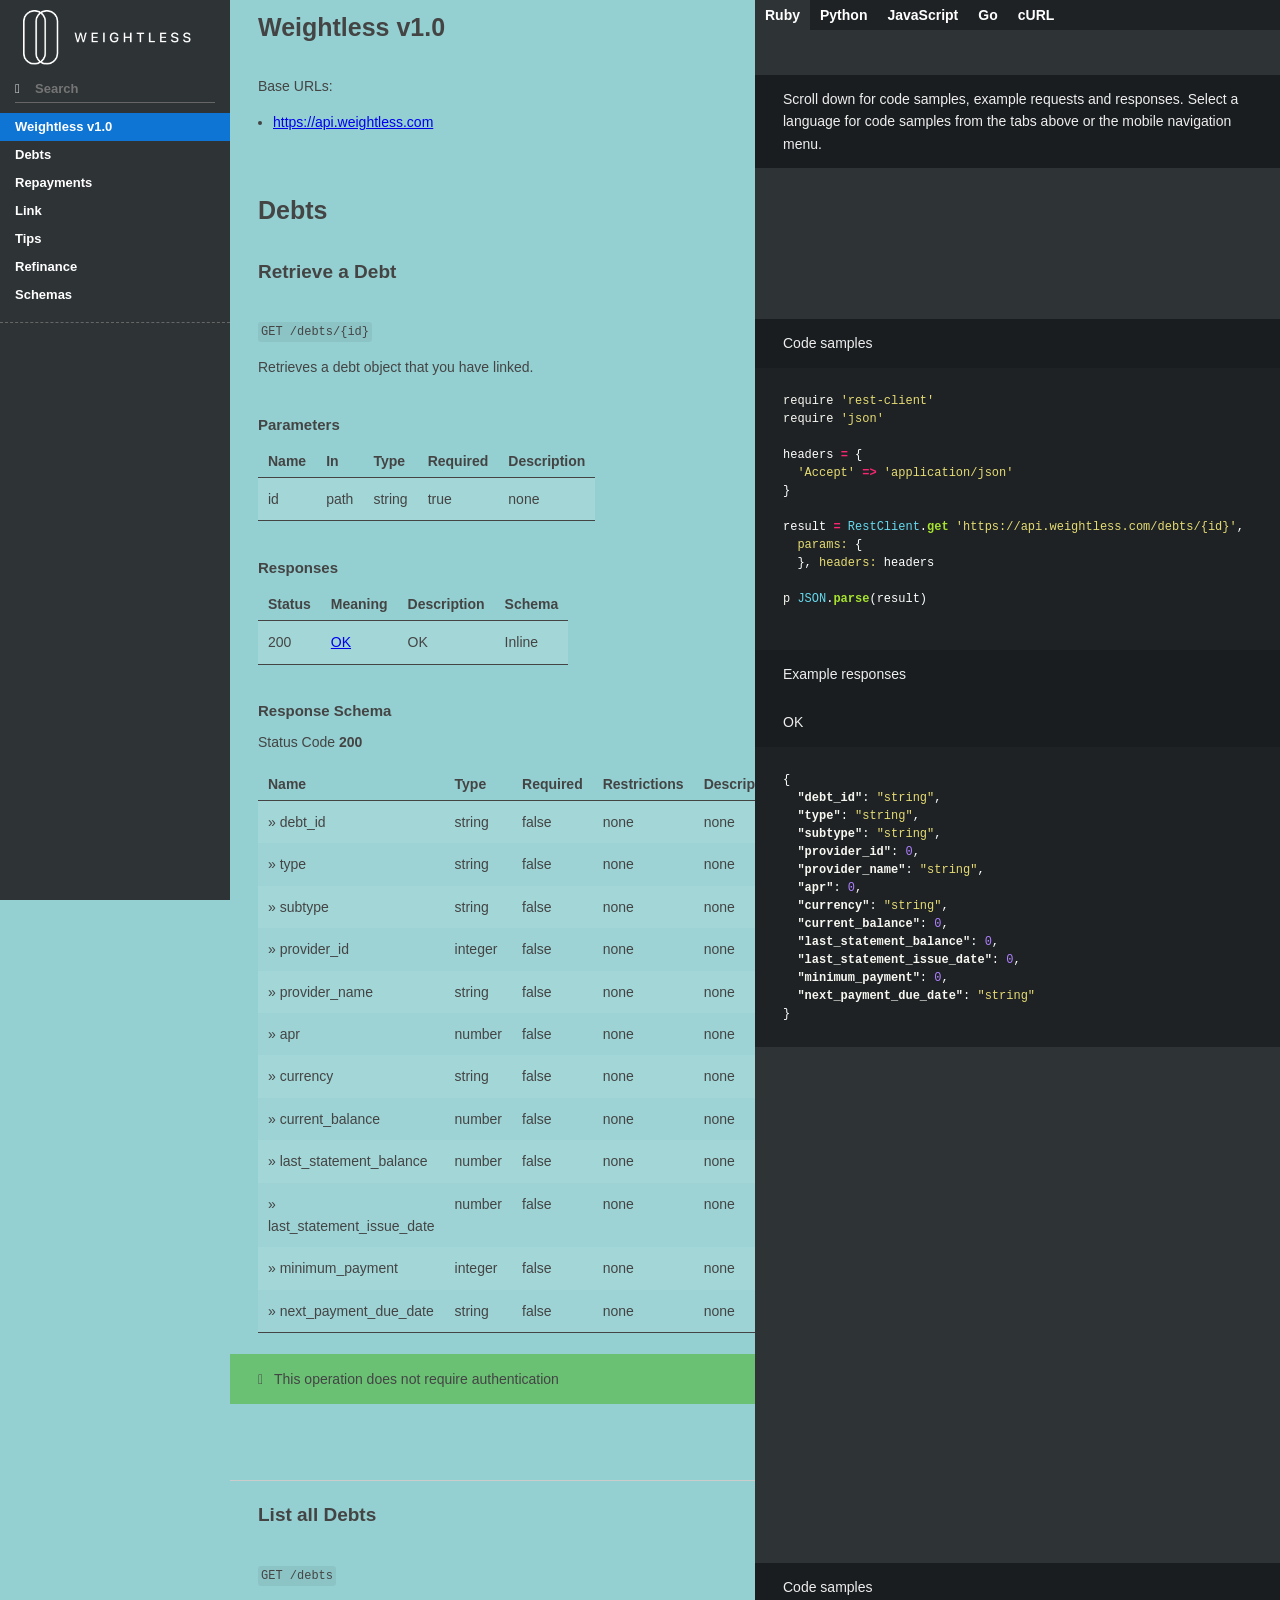
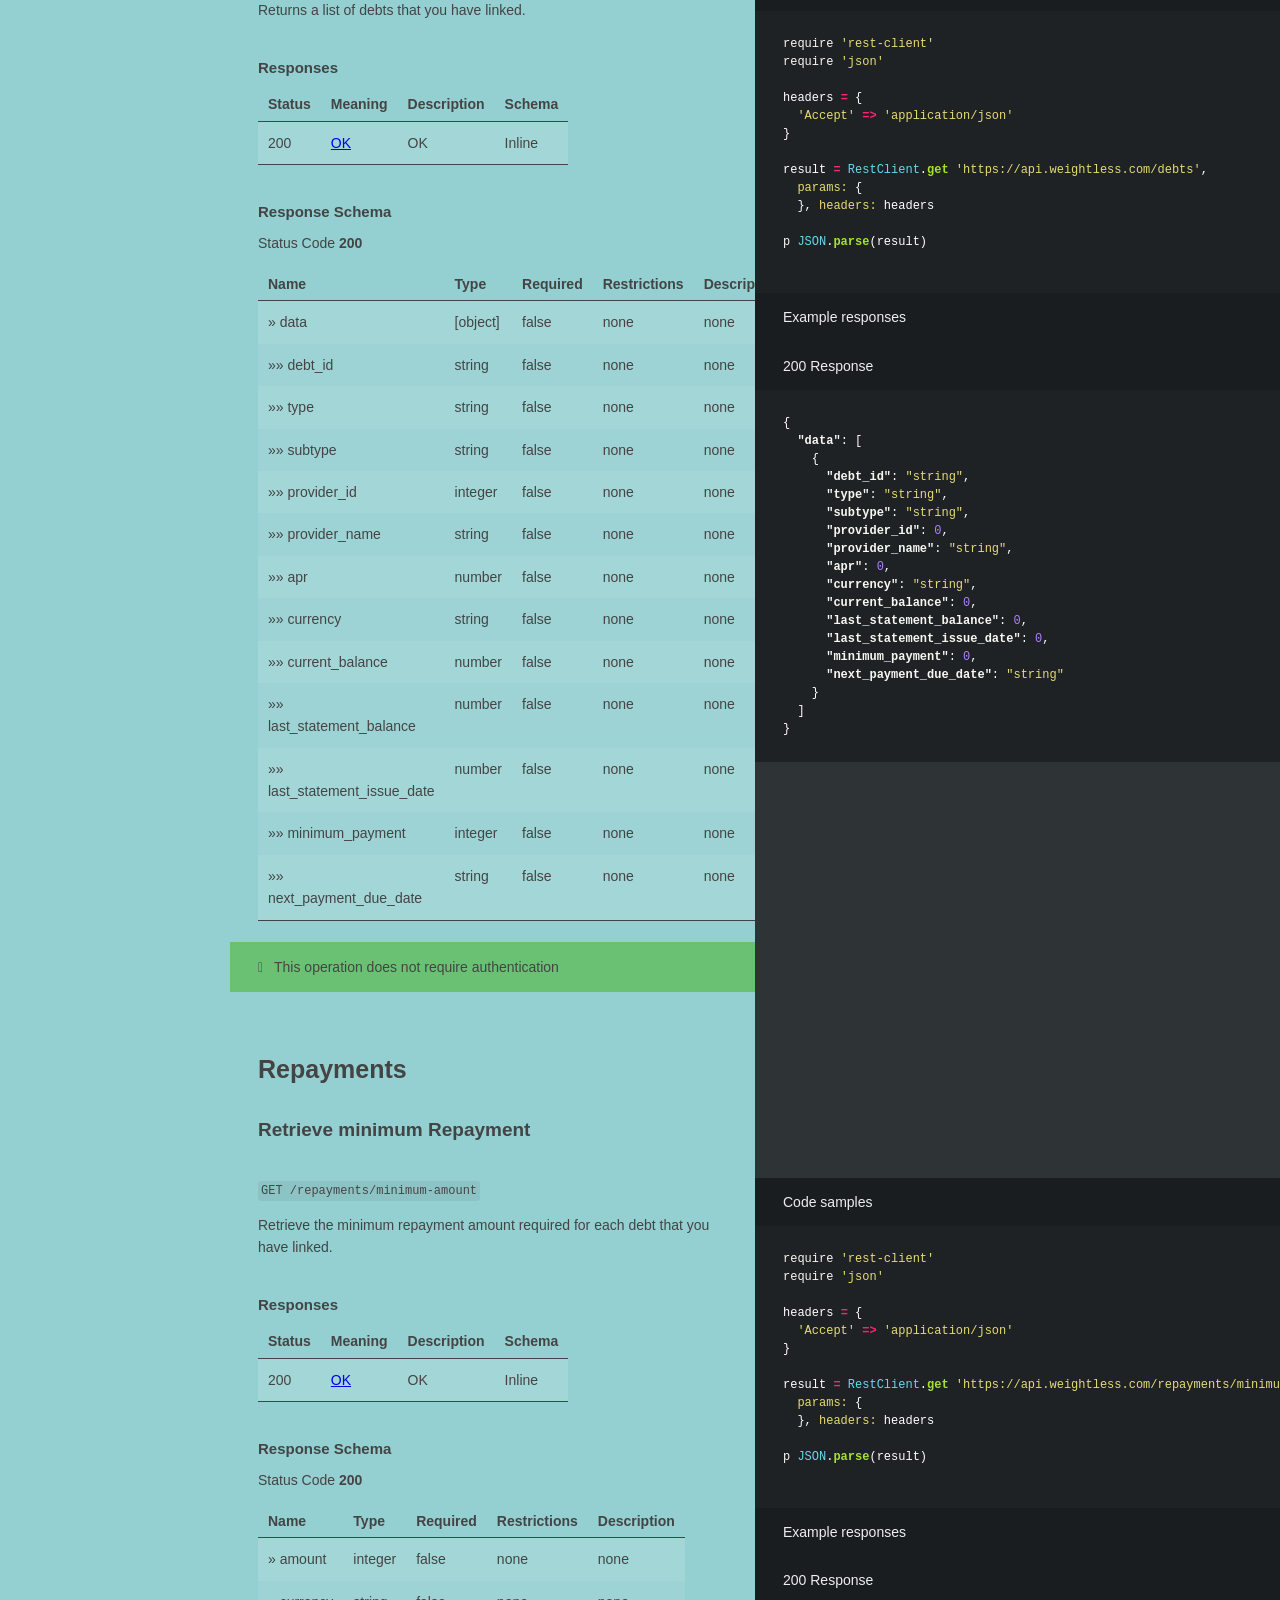
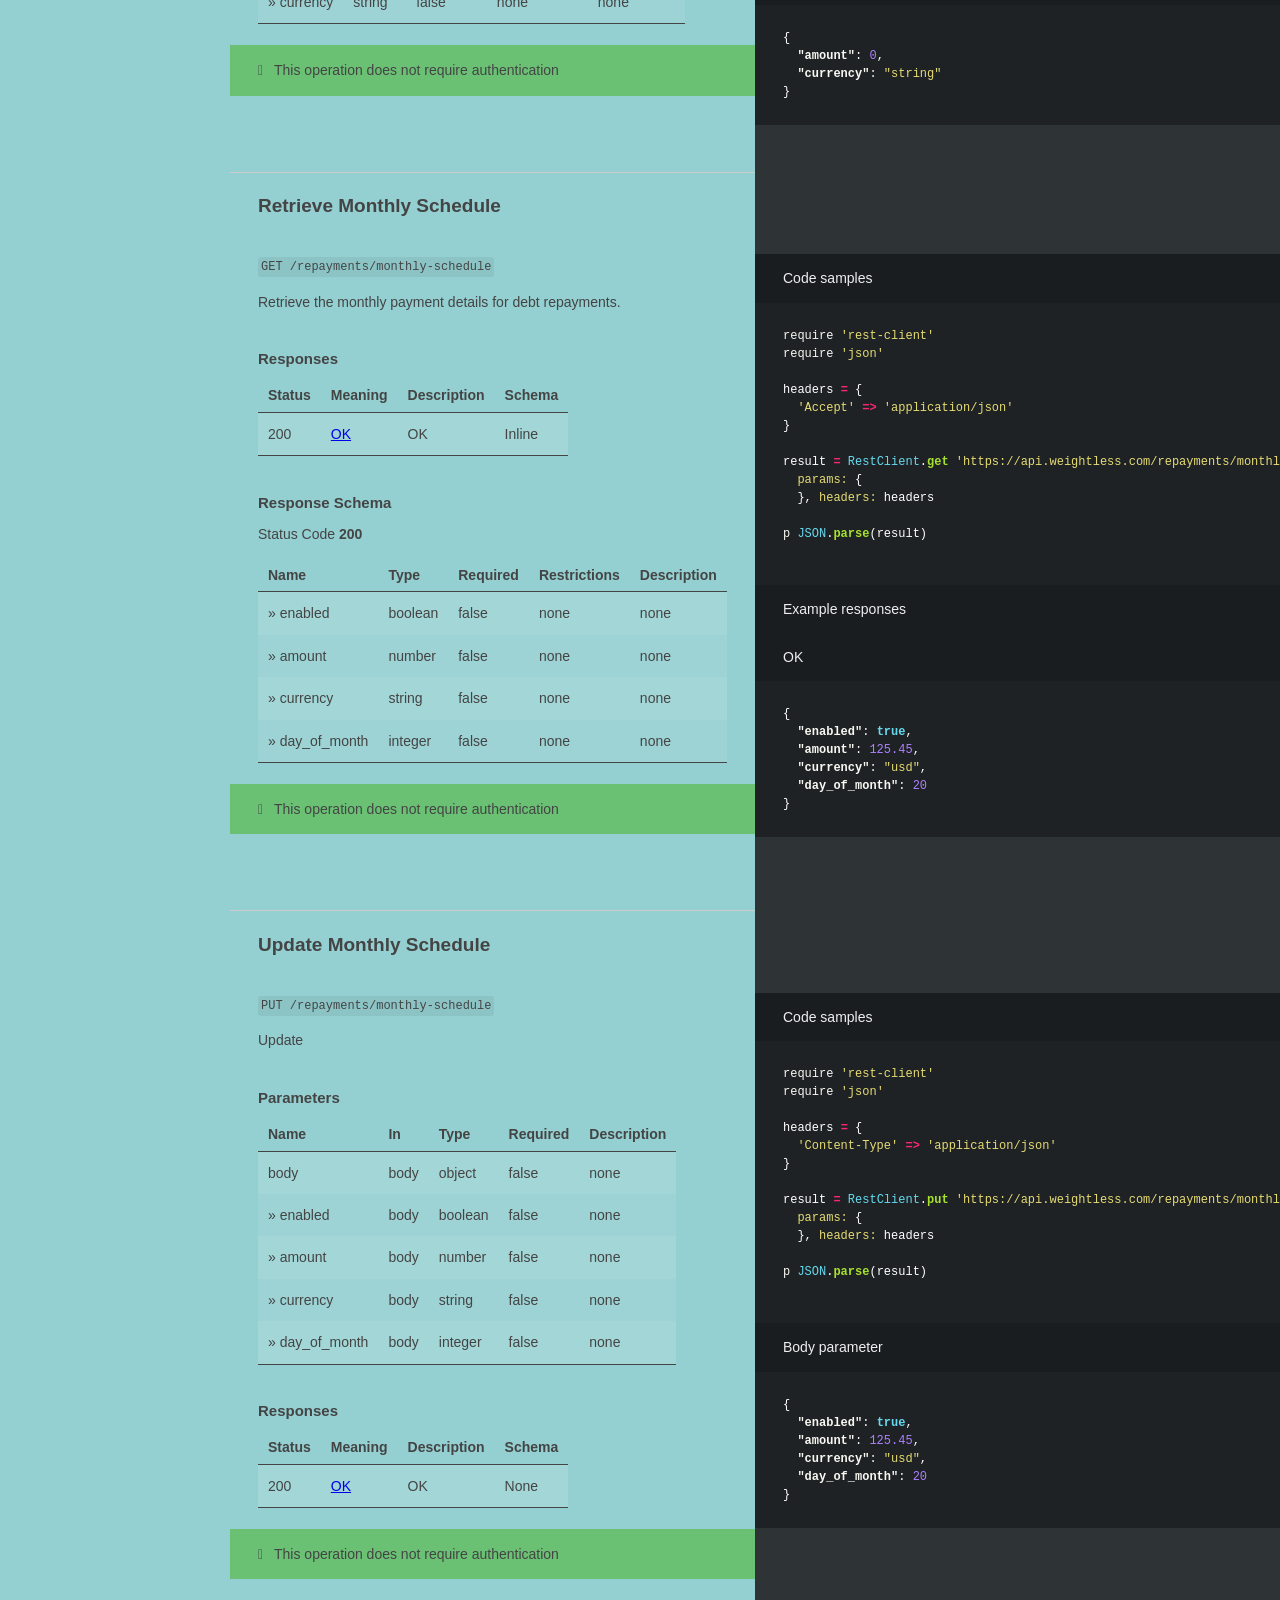
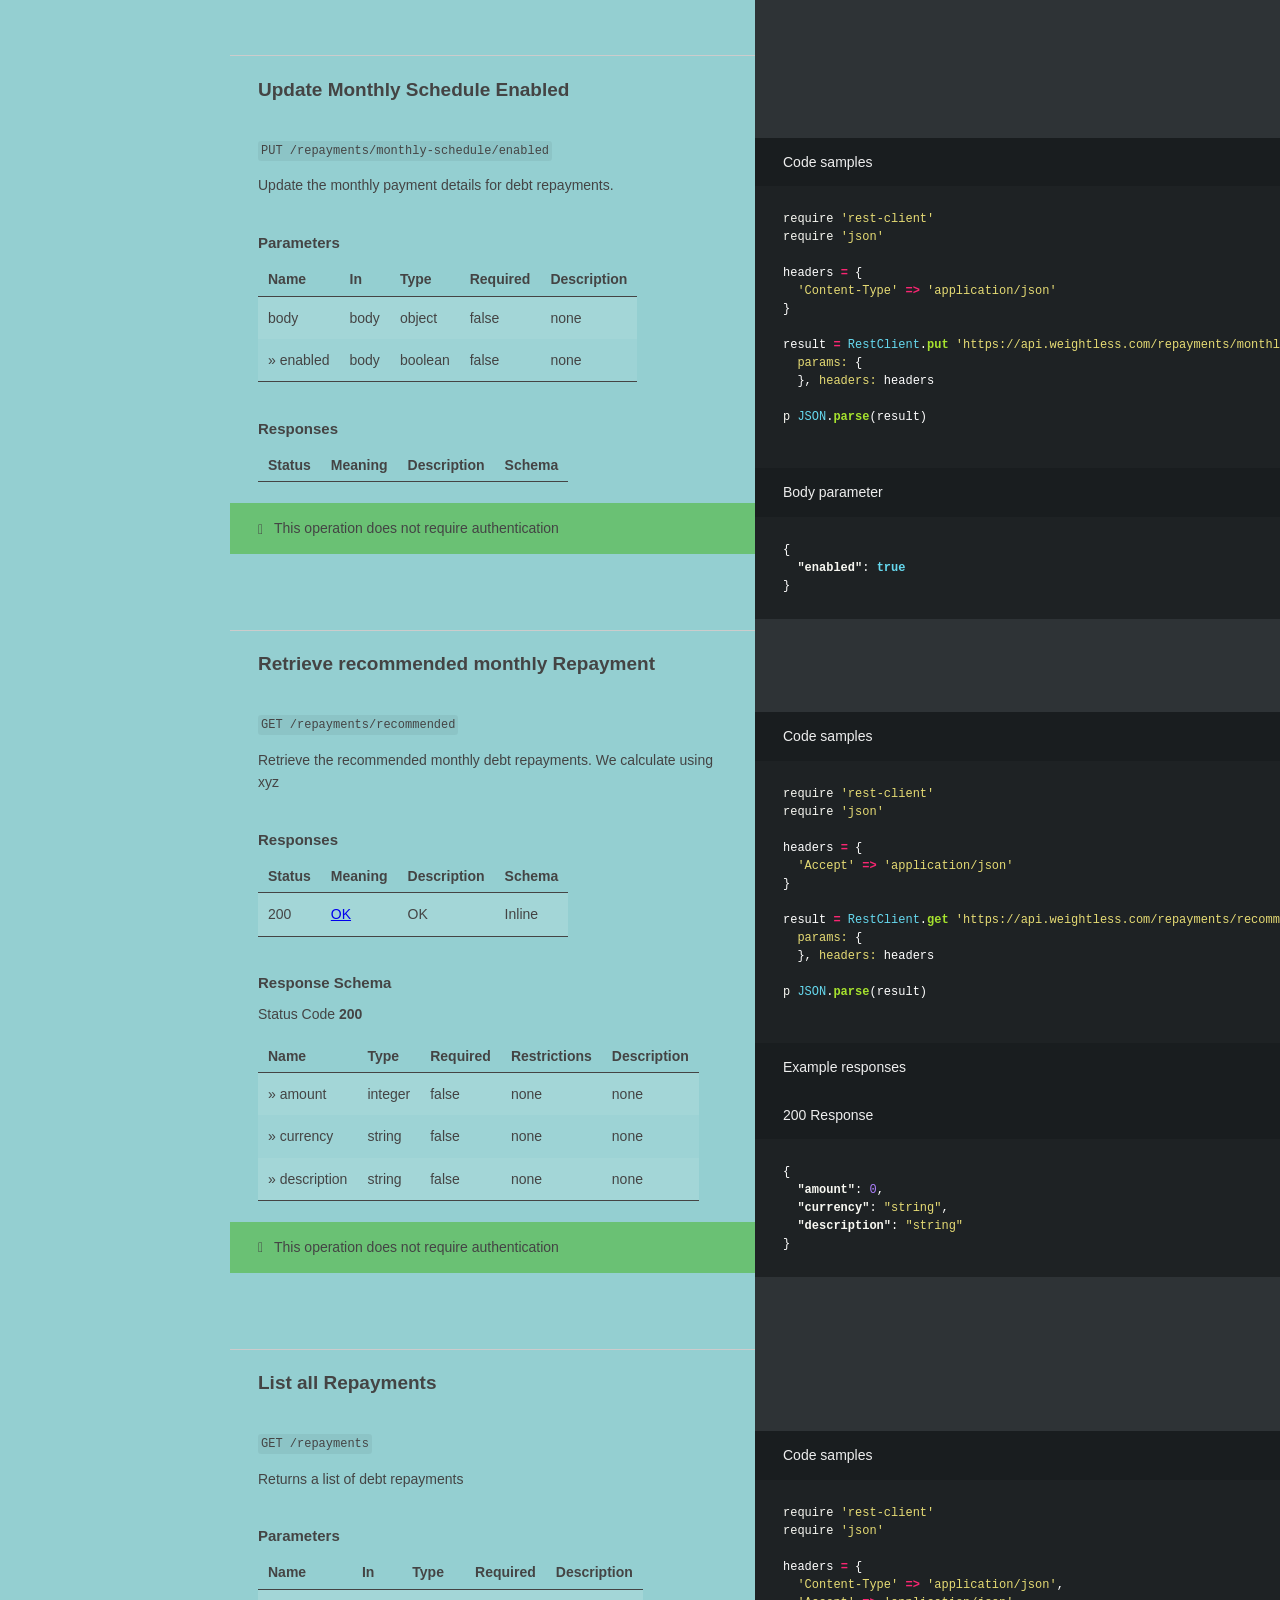
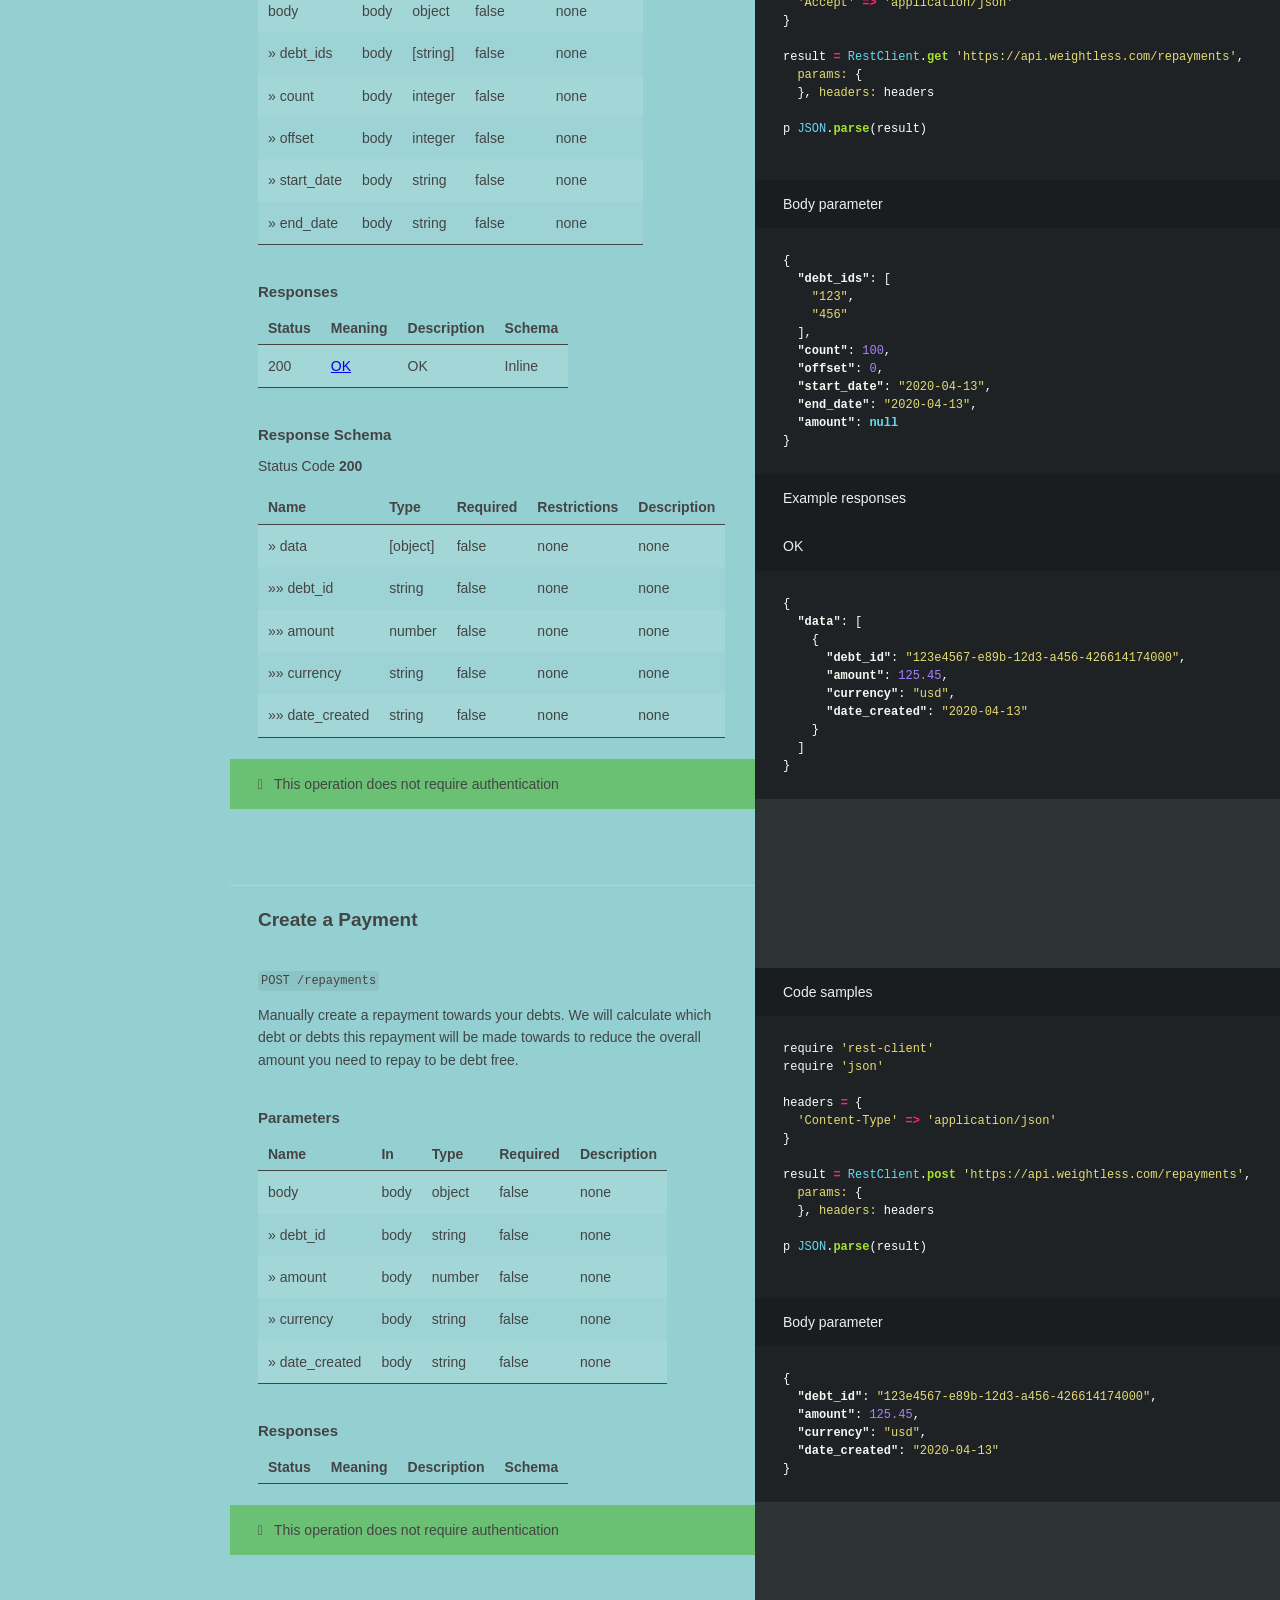
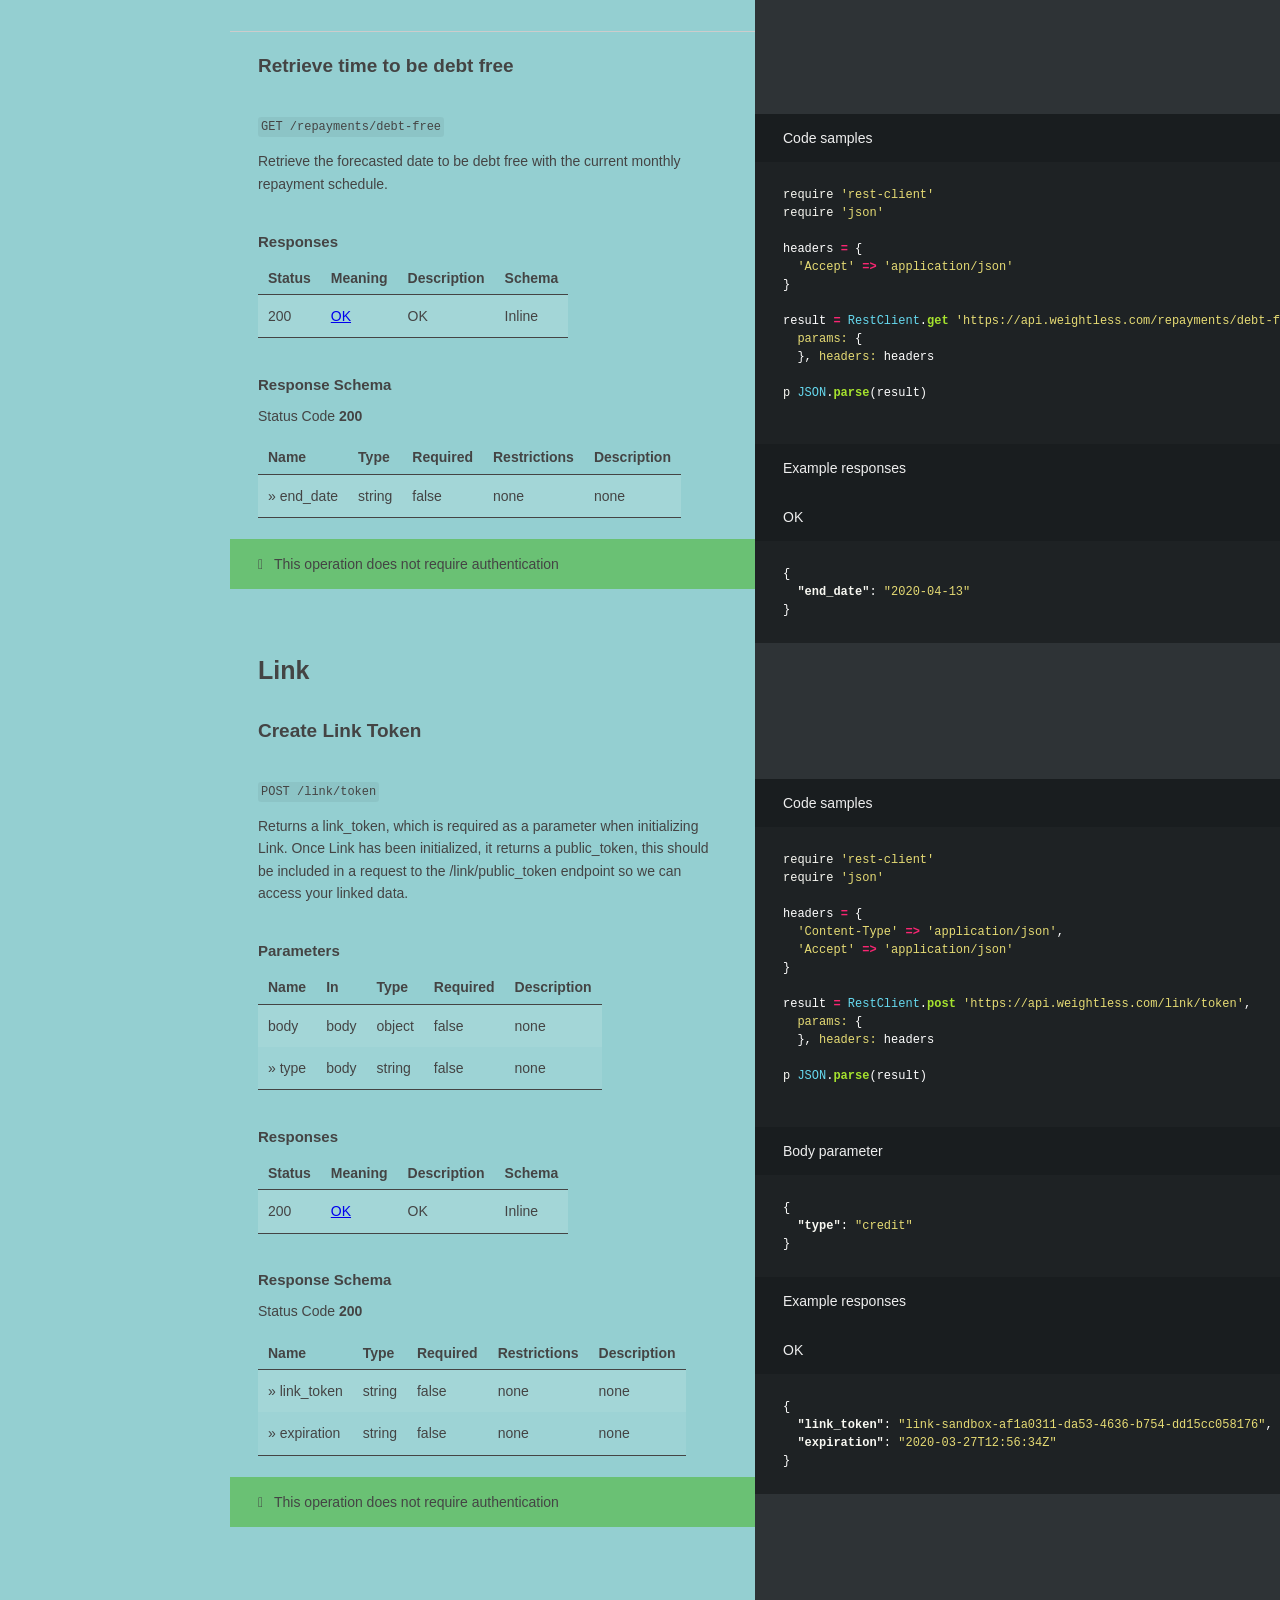
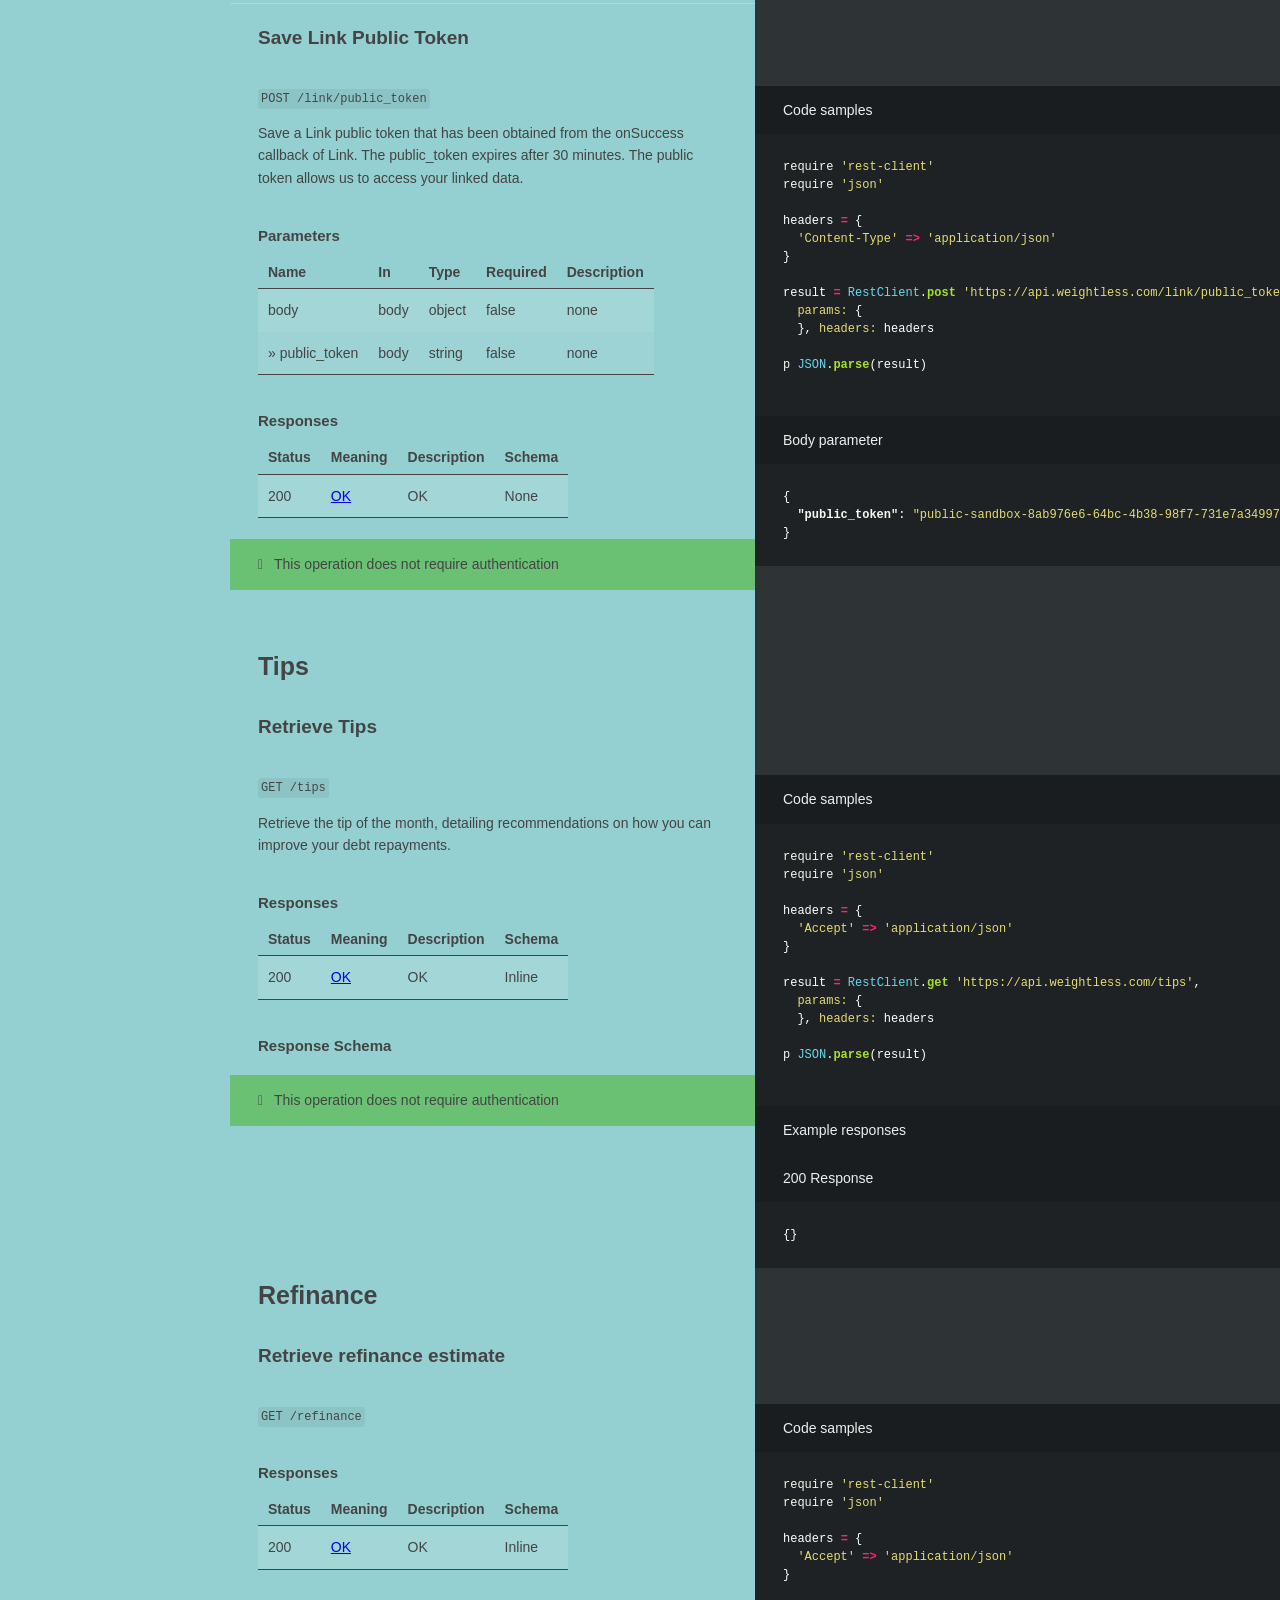
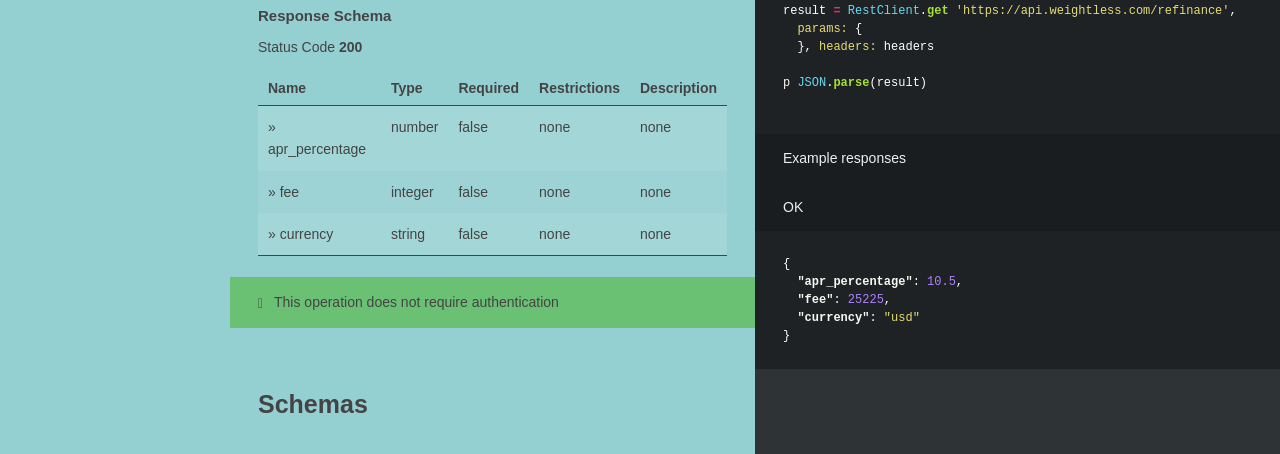
<file: index.html>
<!doctype html>
<html>
  <head>
    <meta charset="utf-8">
    <meta content="IE=edge,chrome=1" http-equiv="X-UA-Compatible">
    <meta name="viewport" content="width=device-width, initial-scale=1, maximum-scale=1">
    <title>Weightless v1.0</title>

    <style media="screen">
      .highlight table td { padding: 5px; }
.highlight table pre { margin: 0; }
.highlight .c, .highlight .ch, .highlight .cd, .highlight .cpf {
  color: #75715e;
  font-style: italic;
}
.highlight .cm {
  color: #75715e;
  font-style: italic;
}
.highlight .c1 {
  color: #75715e;
  font-style: italic;
}
.highlight .cp {
  color: #75715e;
  font-weight: bold;
}
.highlight .cs {
  color: #75715e;
  font-weight: bold;
  font-style: italic;
}
.highlight .err {
  color: #960050;
  background-color: #1e0010;
}
.highlight .gi {
  color: #ffffff;
  background-color: #324932;
}
.highlight .gd {
  color: #ffffff;
  background-color: #493131;
}
.highlight .ge {
  color: #000000;
  font-style: italic;
}
.highlight .gr {
  color: #aa0000;
}
.highlight .gt {
  color: #aa0000;
}
.highlight .gh {
  color: #999999;
}
.highlight .go {
  color: #888888;
}
.highlight .gp {
  color: #555555;
}
.highlight .gs {
  font-weight: bold;
}
.highlight .gu {
  color: #aaaaaa;
}
.highlight .k, .highlight .kv {
  color: #66d9ef;
  font-weight: bold;
}
.highlight .kc {
  color: #66d9ef;
  font-weight: bold;
}
.highlight .kd {
  color: #66d9ef;
  font-weight: bold;
}
.highlight .kp {
  color: #66d9ef;
  font-weight: bold;
}
.highlight .kr {
  color: #66d9ef;
  font-weight: bold;
}
.highlight .kt {
  color: #66d9ef;
  font-weight: bold;
}
.highlight .kn {
  color: #f92672;
  font-weight: bold;
}
.highlight .ow {
  color: #f92672;
  font-weight: bold;
}
.highlight .o {
  color: #f92672;
  font-weight: bold;
}
.highlight .mf {
  color: #ae81ff;
}
.highlight .mh {
  color: #ae81ff;
}
.highlight .il {
  color: #ae81ff;
}
.highlight .mi {
  color: #ae81ff;
}
.highlight .mo {
  color: #ae81ff;
}
.highlight .m, .highlight .mb, .highlight .mx {
  color: #ae81ff;
}
.highlight .se {
  color: #ae81ff;
}
.highlight .sa {
  color: #66d9ef;
  font-weight: bold;
}
.highlight .sb {
  color: #e6db74;
}
.highlight .sc {
  color: #e6db74;
}
.highlight .sd {
  color: #e6db74;
}
.highlight .s2 {
  color: #e6db74;
}
.highlight .sh {
  color: #e6db74;
}
.highlight .si {
  color: #e6db74;
}
.highlight .sx {
  color: #e6db74;
}
.highlight .sr {
  color: #e6db74;
}
.highlight .s1 {
  color: #e6db74;
}
.highlight .ss {
  color: #e6db74;
}
.highlight .s, .highlight .dl {
  color: #e6db74;
}
.highlight .na {
  color: #a6e22e;
}
.highlight .nc {
  color: #a6e22e;
  font-weight: bold;
}
.highlight .nd {
  color: #a6e22e;
  font-weight: bold;
}
.highlight .ne {
  color: #a6e22e;
  font-weight: bold;
}
.highlight .nf, .highlight .fm {
  color: #a6e22e;
  font-weight: bold;
}
.highlight .no {
  color: #66d9ef;
}
.highlight .bp {
  color: #f8f8f2;
}
.highlight .nb {
  color: #f8f8f2;
}
.highlight .ni {
  color: #f8f8f2;
}
.highlight .nn {
  color: #f8f8f2;
}
.highlight .vc {
  color: #f8f8f2;
}
.highlight .vg {
  color: #f8f8f2;
}
.highlight .vi {
  color: #f8f8f2;
}
.highlight .nv, .highlight .vm {
  color: #f8f8f2;
}
.highlight .w {
  color: #f8f8f2;
}
.highlight .nl {
  color: #f8f8f2;
  font-weight: bold;
}
.highlight .nt {
  color: #f92672;
}
.highlight {
  color: #f8f8f2;
  background-color: #49483e;
}
    </style>
    <style media="print">
      * {
        -webkit-transition:none!important;
        transition:none!important;
      }
      .highlight table td { padding: 5px; }
.highlight table pre { margin: 0; }
.highlight, .highlight .w {
  color: #586e75;
}
.highlight .err {
  color: #002b36;
  background-color: #dc322f;
}
.highlight .c, .highlight .ch, .highlight .cd, .highlight .cm, .highlight .cpf, .highlight .c1, .highlight .cs {
  color: #657b83;
}
.highlight .cp {
  color: #b58900;
}
.highlight .nt {
  color: #b58900;
}
.highlight .o, .highlight .ow {
  color: #93a1a1;
}
.highlight .p, .highlight .pi {
  color: #93a1a1;
}
.highlight .gi {
  color: #859900;
}
.highlight .gd {
  color: #dc322f;
}
.highlight .gh {
  color: #268bd2;
  background-color: #002b36;
  font-weight: bold;
}
.highlight .k, .highlight .kn, .highlight .kp, .highlight .kr, .highlight .kv {
  color: #6c71c4;
}
.highlight .kc {
  color: #cb4b16;
}
.highlight .kt {
  color: #cb4b16;
}
.highlight .kd {
  color: #cb4b16;
}
.highlight .s, .highlight .sb, .highlight .sc, .highlight .dl, .highlight .sd, .highlight .s2, .highlight .sh, .highlight .sx, .highlight .s1 {
  color: #859900;
}
.highlight .sa {
  color: #6c71c4;
}
.highlight .sr {
  color: #2aa198;
}
.highlight .si {
  color: #d33682;
}
.highlight .se {
  color: #d33682;
}
.highlight .nn {
  color: #b58900;
}
.highlight .nc {
  color: #b58900;
}
.highlight .no {
  color: #b58900;
}
.highlight .na {
  color: #268bd2;
}
.highlight .m, .highlight .mb, .highlight .mf, .highlight .mh, .highlight .mi, .highlight .il, .highlight .mo, .highlight .mx {
  color: #859900;
}
.highlight .ss {
  color: #859900;
}
    </style>
    <link href="stylesheets/screen-60b3db76.css" rel="stylesheet" media="screen" />
    <link href="stylesheets/print-6bd6da58.css" rel="stylesheet" media="print" />
      <script src="javascripts/all-b12a2749.js"></script>

  </head>

  <body class="index" data-languages="[&quot;ruby&quot;,&quot;python&quot;,&quot;javascript&quot;,&quot;go&quot;,&quot;shell&quot;]">
    <a href="#" id="nav-button">
      <span>
        NAV
        <img src="images/navbar-cad8cdcb.png" alt="" />
      </span>
    </a>
    <div class="toc-wrapper">
      <img src="images/logo-a65ea807.png" class="logo" alt="" />
        <div class="lang-selector">
              <a href="#" data-language-name="ruby">Ruby</a>
              <a href="#" data-language-name="python">Python</a>
              <a href="#" data-language-name="javascript">JavaScript</a>
              <a href="#" data-language-name="go">Go</a>
              <a href="#" data-language-name="shell"> cURL</a>
        </div>
        <div class="search">
          <input type="text" class="search" id="input-search" placeholder="Search">
        </div>
        <ul class="search-results"></ul>
      <ul id="toc" class="toc-list-h1">
          <li>
            <a href="#weightless" class="toc-h1 toc-link" data-title="Weightless v1.0">Weightless v1.0</a>
          </li>
          <li>
            <a href="#weightless-debts" class="toc-h1 toc-link" data-title="Debts">Debts</a>
              <ul class="toc-list-h2">
                  <li>
                    <a href="#retrieve-a-debt" class="toc-h2 toc-link" data-title="Retrieve a Debt">Retrieve a Debt</a>
                  </li>
                  <li>
                    <a href="#list-all-debts" class="toc-h2 toc-link" data-title="List all Debts">List all Debts</a>
                  </li>
              </ul>
          </li>
          <li>
            <a href="#weightless-repayments" class="toc-h1 toc-link" data-title="Repayments">Repayments</a>
              <ul class="toc-list-h2">
                  <li>
                    <a href="#retrieve-minimum-repayment" class="toc-h2 toc-link" data-title="Retrieve minimum Repayment">Retrieve minimum Repayment</a>
                  </li>
                  <li>
                    <a href="#retrieve-monthly-schedule" class="toc-h2 toc-link" data-title="Retrieve Monthly Schedule">Retrieve Monthly Schedule</a>
                  </li>
                  <li>
                    <a href="#update-monthly-schedule" class="toc-h2 toc-link" data-title="Update Monthly Schedule">Update Monthly Schedule</a>
                  </li>
                  <li>
                    <a href="#update-monthly-schedule-enabled" class="toc-h2 toc-link" data-title="Update Monthly Schedule Enabled">Update Monthly Schedule Enabled</a>
                  </li>
                  <li>
                    <a href="#retrieve-recommended-monthly-repayment" class="toc-h2 toc-link" data-title="Retrieve recommended monthly Repayment">Retrieve recommended monthly Repayment</a>
                  </li>
                  <li>
                    <a href="#list-all-repayments" class="toc-h2 toc-link" data-title="List all Repayments">List all Repayments</a>
                  </li>
                  <li>
                    <a href="#create-a-payment" class="toc-h2 toc-link" data-title="Create a Payment">Create a Payment</a>
                  </li>
                  <li>
                    <a href="#retrieve-time-to-be-debt-free" class="toc-h2 toc-link" data-title="Retrieve time to be debt free">Retrieve time to be debt free</a>
                  </li>
              </ul>
          </li>
          <li>
            <a href="#weightless-link" class="toc-h1 toc-link" data-title="Link">Link</a>
              <ul class="toc-list-h2">
                  <li>
                    <a href="#create-link-token" class="toc-h2 toc-link" data-title="Create Link Token">Create Link Token</a>
                  </li>
                  <li>
                    <a href="#save-link-public-token" class="toc-h2 toc-link" data-title="Save Link Public Token">Save Link Public Token</a>
                  </li>
              </ul>
          </li>
          <li>
            <a href="#weightless-tips" class="toc-h1 toc-link" data-title="Tips">Tips</a>
              <ul class="toc-list-h2">
                  <li>
                    <a href="#retrieve-tips" class="toc-h2 toc-link" data-title="Retrieve Tips">Retrieve Tips</a>
                  </li>
              </ul>
          </li>
          <li>
            <a href="#weightless-refinance" class="toc-h1 toc-link" data-title="Refinance">Refinance</a>
              <ul class="toc-list-h2">
                  <li>
                    <a href="#retrieve-refinance-estimate" class="toc-h2 toc-link" data-title="Retrieve refinance estimate">Retrieve refinance estimate</a>
                  </li>
              </ul>
          </li>
          <li>
            <a href="#schemas" class="toc-h1 toc-link" data-title="Schemas">Schemas</a>
          </li>
      </ul>
        <ul class="toc-footer">
        </ul>
    </div>
    <div class="page-wrapper">
      <div class="dark-box"></div>
      <div class="content">
        <!-- Generator: Widdershins v4.0.1 -->

<h1 id="weightless">Weightless v1.0</h1>

<blockquote>
<p>Scroll down for code samples, example requests and responses. Select a language for code samples from the tabs above or the mobile navigation menu.</p>
</blockquote>

<p>Base URLs:</p>

<ul>
<li><a href="https://api.weightless.com">https://api.weightless.com</a></li>
</ul>

<h1 id="weightless-debts">Debts</h1>
<h2 id='retrieve-a-debt'>Retrieve a Debt</h2>
<p><a id="opIdget-debts-by-id"></a></p>

<blockquote>
<p>Code samples</p>
</blockquote>
<div class="highlight"><pre class="highlight ruby tab-ruby"><code><span class="nb">require</span> <span class="s1">'rest-client'</span>
<span class="nb">require</span> <span class="s1">'json'</span>

<span class="n">headers</span> <span class="o">=</span> <span class="p">{</span>
  <span class="s1">'Accept'</span> <span class="o">=&gt;</span> <span class="s1">'application/json'</span>
<span class="p">}</span>

<span class="n">result</span> <span class="o">=</span> <span class="no">RestClient</span><span class="p">.</span><span class="nf">get</span> <span class="s1">'https://api.weightless.com/debts/{id}'</span><span class="p">,</span>
  <span class="ss">params: </span><span class="p">{</span>
  <span class="p">},</span> <span class="ss">headers: </span><span class="n">headers</span>

<span class="nb">p</span> <span class="no">JSON</span><span class="p">.</span><span class="nf">parse</span><span class="p">(</span><span class="n">result</span><span class="p">)</span>

</code></pre></div><div class="highlight"><pre class="highlight python tab-python"><code><span class="kn">import</span> <span class="nn">requests</span>
<span class="n">headers</span> <span class="o">=</span> <span class="p">{</span>
  <span class="s">'Accept'</span><span class="p">:</span> <span class="s">'application/json'</span>
<span class="p">}</span>

<span class="n">r</span> <span class="o">=</span> <span class="n">requests</span><span class="p">.</span><span class="n">get</span><span class="p">(</span><span class="s">'https://api.weightless.com/debts/{id}'</span><span class="p">,</span> <span class="n">headers</span> <span class="o">=</span> <span class="n">headers</span><span class="p">)</span>

<span class="k">print</span><span class="p">(</span><span class="n">r</span><span class="p">.</span><span class="n">json</span><span class="p">())</span>

</code></pre></div><div class="highlight"><pre class="highlight javascript tab-javascript"><code>
<span class="kd">const</span> <span class="nx">headers</span> <span class="o">=</span> <span class="p">{</span>
  <span class="dl">'</span><span class="s1">Accept</span><span class="dl">'</span><span class="p">:</span><span class="dl">'</span><span class="s1">application/json</span><span class="dl">'</span>
<span class="p">};</span>

<span class="nx">fetch</span><span class="p">(</span><span class="dl">'</span><span class="s1">https://api.weightless.com/debts/{id}</span><span class="dl">'</span><span class="p">,</span>
<span class="p">{</span>
  <span class="na">method</span><span class="p">:</span> <span class="dl">'</span><span class="s1">GET</span><span class="dl">'</span><span class="p">,</span>

  <span class="na">headers</span><span class="p">:</span> <span class="nx">headers</span>
<span class="p">})</span>
<span class="p">.</span><span class="nx">then</span><span class="p">(</span><span class="kd">function</span><span class="p">(</span><span class="nx">res</span><span class="p">)</span> <span class="p">{</span>
    <span class="k">return</span> <span class="nx">res</span><span class="p">.</span><span class="nx">json</span><span class="p">();</span>
<span class="p">}).</span><span class="nx">then</span><span class="p">(</span><span class="kd">function</span><span class="p">(</span><span class="nx">body</span><span class="p">)</span> <span class="p">{</span>
    <span class="nx">console</span><span class="p">.</span><span class="nx">log</span><span class="p">(</span><span class="nx">body</span><span class="p">);</span>
<span class="p">});</span>

</code></pre></div><div class="highlight"><pre class="highlight go tab-go"><code><span class="k">package</span> <span class="n">main</span>

<span class="k">import</span> <span class="p">(</span>
       <span class="s">"bytes"</span>
       <span class="s">"net/http"</span>
<span class="p">)</span>

<span class="k">func</span> <span class="n">main</span><span class="p">()</span> <span class="p">{</span>

    <span class="n">headers</span> <span class="o">:=</span> <span class="k">map</span><span class="p">[</span><span class="kt">string</span><span class="p">][]</span><span class="kt">string</span><span class="p">{</span>
        <span class="s">"Accept"</span><span class="o">:</span> <span class="p">[]</span><span class="kt">string</span><span class="p">{</span><span class="s">"application/json"</span><span class="p">},</span>
    <span class="p">}</span>

    <span class="n">data</span> <span class="o">:=</span> <span class="n">bytes</span><span class="o">.</span><span class="n">NewBuffer</span><span class="p">([]</span><span class="kt">byte</span><span class="p">{</span><span class="n">jsonReq</span><span class="p">})</span>
    <span class="n">req</span><span class="p">,</span> <span class="n">err</span> <span class="o">:=</span> <span class="n">http</span><span class="o">.</span><span class="n">NewRequest</span><span class="p">(</span><span class="s">"GET"</span><span class="p">,</span> <span class="s">"https://api.weightless.com/debts/{id}"</span><span class="p">,</span> <span class="n">data</span><span class="p">)</span>
    <span class="n">req</span><span class="o">.</span><span class="n">Header</span> <span class="o">=</span> <span class="n">headers</span>

    <span class="n">client</span> <span class="o">:=</span> <span class="o">&amp;</span><span class="n">http</span><span class="o">.</span><span class="n">Client</span><span class="p">{}</span>
    <span class="n">resp</span><span class="p">,</span> <span class="n">err</span> <span class="o">:=</span> <span class="n">client</span><span class="o">.</span><span class="n">Do</span><span class="p">(</span><span class="n">req</span><span class="p">)</span>
    <span class="c">// ...</span>
<span class="p">}</span>

</code></pre></div><div class="highlight"><pre class="highlight shell tab-shell"><code><span class="c"># You can also use wget</span>
curl <span class="nt">-X</span> GET https://api.weightless.com/debts/<span class="o">{</span><span class="nb">id</span><span class="o">}</span> <span class="se">\</span>
  <span class="nt">-H</span> <span class="s1">'Accept: application/json'</span>

</code></pre></div>
<p><code>GET /debts/{id}</code></p>

<p>Retrieves a debt object that you have linked.</p>

<h3 id="retrieve-a-debt-parameters">Parameters</h3>

<table><thead>
<tr>
<th>Name</th>
<th>In</th>
<th>Type</th>
<th>Required</th>
<th>Description</th>
</tr>
</thead><tbody>
<tr>
<td>id</td>
<td>path</td>
<td>string</td>
<td>true</td>
<td>none</td>
</tr>
</tbody></table>

<blockquote>
<p>Example responses</p>

<p>OK</p>
</blockquote>
<div class="highlight"><pre class="highlight json tab-json"><code><span class="p">{</span><span class="w">
  </span><span class="nl">"debt_id"</span><span class="p">:</span><span class="w"> </span><span class="s2">"string"</span><span class="p">,</span><span class="w">
  </span><span class="nl">"type"</span><span class="p">:</span><span class="w"> </span><span class="s2">"string"</span><span class="p">,</span><span class="w">
  </span><span class="nl">"subtype"</span><span class="p">:</span><span class="w"> </span><span class="s2">"string"</span><span class="p">,</span><span class="w">
  </span><span class="nl">"provider_id"</span><span class="p">:</span><span class="w"> </span><span class="mi">0</span><span class="p">,</span><span class="w">
  </span><span class="nl">"provider_name"</span><span class="p">:</span><span class="w"> </span><span class="s2">"string"</span><span class="p">,</span><span class="w">
  </span><span class="nl">"apr"</span><span class="p">:</span><span class="w"> </span><span class="mi">0</span><span class="p">,</span><span class="w">
  </span><span class="nl">"currency"</span><span class="p">:</span><span class="w"> </span><span class="s2">"string"</span><span class="p">,</span><span class="w">
  </span><span class="nl">"current_balance"</span><span class="p">:</span><span class="w"> </span><span class="mi">0</span><span class="p">,</span><span class="w">
  </span><span class="nl">"last_statement_balance"</span><span class="p">:</span><span class="w"> </span><span class="mi">0</span><span class="p">,</span><span class="w">
  </span><span class="nl">"last_statement_issue_date"</span><span class="p">:</span><span class="w"> </span><span class="mi">0</span><span class="p">,</span><span class="w">
  </span><span class="nl">"minimum_payment"</span><span class="p">:</span><span class="w"> </span><span class="mi">0</span><span class="p">,</span><span class="w">
  </span><span class="nl">"next_payment_due_date"</span><span class="p">:</span><span class="w"> </span><span class="s2">"string"</span><span class="w">
</span><span class="p">}</span><span class="w">
</span></code></pre></div>
<h3 id="retrieve-a-debt-responses">Responses</h3>

<table><thead>
<tr>
<th>Status</th>
<th>Meaning</th>
<th>Description</th>
<th>Schema</th>
</tr>
</thead><tbody>
<tr>
<td>200</td>
<td><a href="https://tools.ietf.org/html/rfc7231#section-6.3.1">OK</a></td>
<td>OK</td>
<td>Inline</td>
</tr>
</tbody></table>

<h3 id="retrieve-a-debt-responseschema">Response Schema</h3>

<p>Status Code <strong>200</strong></p>

<table><thead>
<tr>
<th>Name</th>
<th>Type</th>
<th>Required</th>
<th>Restrictions</th>
<th>Description</th>
</tr>
</thead><tbody>
<tr>
<td>» debt_id</td>
<td>string</td>
<td>false</td>
<td>none</td>
<td>none</td>
</tr>
<tr>
<td>» type</td>
<td>string</td>
<td>false</td>
<td>none</td>
<td>none</td>
</tr>
<tr>
<td>» subtype</td>
<td>string</td>
<td>false</td>
<td>none</td>
<td>none</td>
</tr>
<tr>
<td>» provider_id</td>
<td>integer</td>
<td>false</td>
<td>none</td>
<td>none</td>
</tr>
<tr>
<td>» provider_name</td>
<td>string</td>
<td>false</td>
<td>none</td>
<td>none</td>
</tr>
<tr>
<td>» apr</td>
<td>number</td>
<td>false</td>
<td>none</td>
<td>none</td>
</tr>
<tr>
<td>» currency</td>
<td>string</td>
<td>false</td>
<td>none</td>
<td>none</td>
</tr>
<tr>
<td>» current_balance</td>
<td>number</td>
<td>false</td>
<td>none</td>
<td>none</td>
</tr>
<tr>
<td>» last_statement_balance</td>
<td>number</td>
<td>false</td>
<td>none</td>
<td>none</td>
</tr>
<tr>
<td>» last_statement_issue_date</td>
<td>number</td>
<td>false</td>
<td>none</td>
<td>none</td>
</tr>
<tr>
<td>» minimum_payment</td>
<td>integer</td>
<td>false</td>
<td>none</td>
<td>none</td>
</tr>
<tr>
<td>» next_payment_due_date</td>
<td>string</td>
<td>false</td>
<td>none</td>
<td>none</td>
</tr>
</tbody></table>

<aside class="success">
This operation does not require authentication
</aside>
<h2 id='list-all-debts'>List all Debts</h2>
<p><a id="opIdget-debts"></a></p>

<blockquote>
<p>Code samples</p>
</blockquote>
<div class="highlight"><pre class="highlight ruby tab-ruby"><code><span class="nb">require</span> <span class="s1">'rest-client'</span>
<span class="nb">require</span> <span class="s1">'json'</span>

<span class="n">headers</span> <span class="o">=</span> <span class="p">{</span>
  <span class="s1">'Accept'</span> <span class="o">=&gt;</span> <span class="s1">'application/json'</span>
<span class="p">}</span>

<span class="n">result</span> <span class="o">=</span> <span class="no">RestClient</span><span class="p">.</span><span class="nf">get</span> <span class="s1">'https://api.weightless.com/debts'</span><span class="p">,</span>
  <span class="ss">params: </span><span class="p">{</span>
  <span class="p">},</span> <span class="ss">headers: </span><span class="n">headers</span>

<span class="nb">p</span> <span class="no">JSON</span><span class="p">.</span><span class="nf">parse</span><span class="p">(</span><span class="n">result</span><span class="p">)</span>

</code></pre></div><div class="highlight"><pre class="highlight python tab-python"><code><span class="kn">import</span> <span class="nn">requests</span>
<span class="n">headers</span> <span class="o">=</span> <span class="p">{</span>
  <span class="s">'Accept'</span><span class="p">:</span> <span class="s">'application/json'</span>
<span class="p">}</span>

<span class="n">r</span> <span class="o">=</span> <span class="n">requests</span><span class="p">.</span><span class="n">get</span><span class="p">(</span><span class="s">'https://api.weightless.com/debts'</span><span class="p">,</span> <span class="n">headers</span> <span class="o">=</span> <span class="n">headers</span><span class="p">)</span>

<span class="k">print</span><span class="p">(</span><span class="n">r</span><span class="p">.</span><span class="n">json</span><span class="p">())</span>

</code></pre></div><div class="highlight"><pre class="highlight javascript tab-javascript"><code>
<span class="kd">const</span> <span class="nx">headers</span> <span class="o">=</span> <span class="p">{</span>
  <span class="dl">'</span><span class="s1">Accept</span><span class="dl">'</span><span class="p">:</span><span class="dl">'</span><span class="s1">application/json</span><span class="dl">'</span>
<span class="p">};</span>

<span class="nx">fetch</span><span class="p">(</span><span class="dl">'</span><span class="s1">https://api.weightless.com/debts</span><span class="dl">'</span><span class="p">,</span>
<span class="p">{</span>
  <span class="na">method</span><span class="p">:</span> <span class="dl">'</span><span class="s1">GET</span><span class="dl">'</span><span class="p">,</span>

  <span class="na">headers</span><span class="p">:</span> <span class="nx">headers</span>
<span class="p">})</span>
<span class="p">.</span><span class="nx">then</span><span class="p">(</span><span class="kd">function</span><span class="p">(</span><span class="nx">res</span><span class="p">)</span> <span class="p">{</span>
    <span class="k">return</span> <span class="nx">res</span><span class="p">.</span><span class="nx">json</span><span class="p">();</span>
<span class="p">}).</span><span class="nx">then</span><span class="p">(</span><span class="kd">function</span><span class="p">(</span><span class="nx">body</span><span class="p">)</span> <span class="p">{</span>
    <span class="nx">console</span><span class="p">.</span><span class="nx">log</span><span class="p">(</span><span class="nx">body</span><span class="p">);</span>
<span class="p">});</span>

</code></pre></div><div class="highlight"><pre class="highlight go tab-go"><code><span class="k">package</span> <span class="n">main</span>

<span class="k">import</span> <span class="p">(</span>
       <span class="s">"bytes"</span>
       <span class="s">"net/http"</span>
<span class="p">)</span>

<span class="k">func</span> <span class="n">main</span><span class="p">()</span> <span class="p">{</span>

    <span class="n">headers</span> <span class="o">:=</span> <span class="k">map</span><span class="p">[</span><span class="kt">string</span><span class="p">][]</span><span class="kt">string</span><span class="p">{</span>
        <span class="s">"Accept"</span><span class="o">:</span> <span class="p">[]</span><span class="kt">string</span><span class="p">{</span><span class="s">"application/json"</span><span class="p">},</span>
    <span class="p">}</span>

    <span class="n">data</span> <span class="o">:=</span> <span class="n">bytes</span><span class="o">.</span><span class="n">NewBuffer</span><span class="p">([]</span><span class="kt">byte</span><span class="p">{</span><span class="n">jsonReq</span><span class="p">})</span>
    <span class="n">req</span><span class="p">,</span> <span class="n">err</span> <span class="o">:=</span> <span class="n">http</span><span class="o">.</span><span class="n">NewRequest</span><span class="p">(</span><span class="s">"GET"</span><span class="p">,</span> <span class="s">"https://api.weightless.com/debts"</span><span class="p">,</span> <span class="n">data</span><span class="p">)</span>
    <span class="n">req</span><span class="o">.</span><span class="n">Header</span> <span class="o">=</span> <span class="n">headers</span>

    <span class="n">client</span> <span class="o">:=</span> <span class="o">&amp;</span><span class="n">http</span><span class="o">.</span><span class="n">Client</span><span class="p">{}</span>
    <span class="n">resp</span><span class="p">,</span> <span class="n">err</span> <span class="o">:=</span> <span class="n">client</span><span class="o">.</span><span class="n">Do</span><span class="p">(</span><span class="n">req</span><span class="p">)</span>
    <span class="c">// ...</span>
<span class="p">}</span>

</code></pre></div><div class="highlight"><pre class="highlight shell tab-shell"><code><span class="c"># You can also use wget</span>
curl <span class="nt">-X</span> GET https://api.weightless.com/debts <span class="se">\</span>
  <span class="nt">-H</span> <span class="s1">'Accept: application/json'</span>

</code></pre></div>
<p><code>GET /debts</code></p>

<p>Returns a list of debts that you have linked.</p>

<blockquote>
<p>Example responses</p>

<p>200 Response</p>
</blockquote>
<div class="highlight"><pre class="highlight json tab-json"><code><span class="p">{</span><span class="w">
  </span><span class="nl">"data"</span><span class="p">:</span><span class="w"> </span><span class="p">[</span><span class="w">
    </span><span class="p">{</span><span class="w">
      </span><span class="nl">"debt_id"</span><span class="p">:</span><span class="w"> </span><span class="s2">"string"</span><span class="p">,</span><span class="w">
      </span><span class="nl">"type"</span><span class="p">:</span><span class="w"> </span><span class="s2">"string"</span><span class="p">,</span><span class="w">
      </span><span class="nl">"subtype"</span><span class="p">:</span><span class="w"> </span><span class="s2">"string"</span><span class="p">,</span><span class="w">
      </span><span class="nl">"provider_id"</span><span class="p">:</span><span class="w"> </span><span class="mi">0</span><span class="p">,</span><span class="w">
      </span><span class="nl">"provider_name"</span><span class="p">:</span><span class="w"> </span><span class="s2">"string"</span><span class="p">,</span><span class="w">
      </span><span class="nl">"apr"</span><span class="p">:</span><span class="w"> </span><span class="mi">0</span><span class="p">,</span><span class="w">
      </span><span class="nl">"currency"</span><span class="p">:</span><span class="w"> </span><span class="s2">"string"</span><span class="p">,</span><span class="w">
      </span><span class="nl">"current_balance"</span><span class="p">:</span><span class="w"> </span><span class="mi">0</span><span class="p">,</span><span class="w">
      </span><span class="nl">"last_statement_balance"</span><span class="p">:</span><span class="w"> </span><span class="mi">0</span><span class="p">,</span><span class="w">
      </span><span class="nl">"last_statement_issue_date"</span><span class="p">:</span><span class="w"> </span><span class="mi">0</span><span class="p">,</span><span class="w">
      </span><span class="nl">"minimum_payment"</span><span class="p">:</span><span class="w"> </span><span class="mi">0</span><span class="p">,</span><span class="w">
      </span><span class="nl">"next_payment_due_date"</span><span class="p">:</span><span class="w"> </span><span class="s2">"string"</span><span class="w">
    </span><span class="p">}</span><span class="w">
  </span><span class="p">]</span><span class="w">
</span><span class="p">}</span><span class="w">
</span></code></pre></div>
<h3 id="list-all-debts-responses">Responses</h3>

<table><thead>
<tr>
<th>Status</th>
<th>Meaning</th>
<th>Description</th>
<th>Schema</th>
</tr>
</thead><tbody>
<tr>
<td>200</td>
<td><a href="https://tools.ietf.org/html/rfc7231#section-6.3.1">OK</a></td>
<td>OK</td>
<td>Inline</td>
</tr>
</tbody></table>

<h3 id="list-all-debts-responseschema">Response Schema</h3>

<p>Status Code <strong>200</strong></p>

<table><thead>
<tr>
<th>Name</th>
<th>Type</th>
<th>Required</th>
<th>Restrictions</th>
<th>Description</th>
</tr>
</thead><tbody>
<tr>
<td>» data</td>
<td>[object]</td>
<td>false</td>
<td>none</td>
<td>none</td>
</tr>
<tr>
<td>»» debt_id</td>
<td>string</td>
<td>false</td>
<td>none</td>
<td>none</td>
</tr>
<tr>
<td>»» type</td>
<td>string</td>
<td>false</td>
<td>none</td>
<td>none</td>
</tr>
<tr>
<td>»» subtype</td>
<td>string</td>
<td>false</td>
<td>none</td>
<td>none</td>
</tr>
<tr>
<td>»» provider_id</td>
<td>integer</td>
<td>false</td>
<td>none</td>
<td>none</td>
</tr>
<tr>
<td>»» provider_name</td>
<td>string</td>
<td>false</td>
<td>none</td>
<td>none</td>
</tr>
<tr>
<td>»» apr</td>
<td>number</td>
<td>false</td>
<td>none</td>
<td>none</td>
</tr>
<tr>
<td>»» currency</td>
<td>string</td>
<td>false</td>
<td>none</td>
<td>none</td>
</tr>
<tr>
<td>»» current_balance</td>
<td>number</td>
<td>false</td>
<td>none</td>
<td>none</td>
</tr>
<tr>
<td>»» last_statement_balance</td>
<td>number</td>
<td>false</td>
<td>none</td>
<td>none</td>
</tr>
<tr>
<td>»» last_statement_issue_date</td>
<td>number</td>
<td>false</td>
<td>none</td>
<td>none</td>
</tr>
<tr>
<td>»» minimum_payment</td>
<td>integer</td>
<td>false</td>
<td>none</td>
<td>none</td>
</tr>
<tr>
<td>»» next_payment_due_date</td>
<td>string</td>
<td>false</td>
<td>none</td>
<td>none</td>
</tr>
</tbody></table>

<aside class="success">
This operation does not require authentication
</aside>

<h1 id="weightless-repayments">Repayments</h1>
<h2 id='retrieve-minimum-repayment'>Retrieve minimum Repayment</h2>
<p><a id="opIdget-debts-minimum-payment"></a></p>

<blockquote>
<p>Code samples</p>
</blockquote>
<div class="highlight"><pre class="highlight ruby tab-ruby"><code><span class="nb">require</span> <span class="s1">'rest-client'</span>
<span class="nb">require</span> <span class="s1">'json'</span>

<span class="n">headers</span> <span class="o">=</span> <span class="p">{</span>
  <span class="s1">'Accept'</span> <span class="o">=&gt;</span> <span class="s1">'application/json'</span>
<span class="p">}</span>

<span class="n">result</span> <span class="o">=</span> <span class="no">RestClient</span><span class="p">.</span><span class="nf">get</span> <span class="s1">'https://api.weightless.com/repayments/minimum-amount'</span><span class="p">,</span>
  <span class="ss">params: </span><span class="p">{</span>
  <span class="p">},</span> <span class="ss">headers: </span><span class="n">headers</span>

<span class="nb">p</span> <span class="no">JSON</span><span class="p">.</span><span class="nf">parse</span><span class="p">(</span><span class="n">result</span><span class="p">)</span>

</code></pre></div><div class="highlight"><pre class="highlight python tab-python"><code><span class="kn">import</span> <span class="nn">requests</span>
<span class="n">headers</span> <span class="o">=</span> <span class="p">{</span>
  <span class="s">'Accept'</span><span class="p">:</span> <span class="s">'application/json'</span>
<span class="p">}</span>

<span class="n">r</span> <span class="o">=</span> <span class="n">requests</span><span class="p">.</span><span class="n">get</span><span class="p">(</span><span class="s">'https://api.weightless.com/repayments/minimum-amount'</span><span class="p">,</span> <span class="n">headers</span> <span class="o">=</span> <span class="n">headers</span><span class="p">)</span>

<span class="k">print</span><span class="p">(</span><span class="n">r</span><span class="p">.</span><span class="n">json</span><span class="p">())</span>

</code></pre></div><div class="highlight"><pre class="highlight javascript tab-javascript"><code>
<span class="kd">const</span> <span class="nx">headers</span> <span class="o">=</span> <span class="p">{</span>
  <span class="dl">'</span><span class="s1">Accept</span><span class="dl">'</span><span class="p">:</span><span class="dl">'</span><span class="s1">application/json</span><span class="dl">'</span>
<span class="p">};</span>

<span class="nx">fetch</span><span class="p">(</span><span class="dl">'</span><span class="s1">https://api.weightless.com/repayments/minimum-amount</span><span class="dl">'</span><span class="p">,</span>
<span class="p">{</span>
  <span class="na">method</span><span class="p">:</span> <span class="dl">'</span><span class="s1">GET</span><span class="dl">'</span><span class="p">,</span>

  <span class="na">headers</span><span class="p">:</span> <span class="nx">headers</span>
<span class="p">})</span>
<span class="p">.</span><span class="nx">then</span><span class="p">(</span><span class="kd">function</span><span class="p">(</span><span class="nx">res</span><span class="p">)</span> <span class="p">{</span>
    <span class="k">return</span> <span class="nx">res</span><span class="p">.</span><span class="nx">json</span><span class="p">();</span>
<span class="p">}).</span><span class="nx">then</span><span class="p">(</span><span class="kd">function</span><span class="p">(</span><span class="nx">body</span><span class="p">)</span> <span class="p">{</span>
    <span class="nx">console</span><span class="p">.</span><span class="nx">log</span><span class="p">(</span><span class="nx">body</span><span class="p">);</span>
<span class="p">});</span>

</code></pre></div><div class="highlight"><pre class="highlight go tab-go"><code><span class="k">package</span> <span class="n">main</span>

<span class="k">import</span> <span class="p">(</span>
       <span class="s">"bytes"</span>
       <span class="s">"net/http"</span>
<span class="p">)</span>

<span class="k">func</span> <span class="n">main</span><span class="p">()</span> <span class="p">{</span>

    <span class="n">headers</span> <span class="o">:=</span> <span class="k">map</span><span class="p">[</span><span class="kt">string</span><span class="p">][]</span><span class="kt">string</span><span class="p">{</span>
        <span class="s">"Accept"</span><span class="o">:</span> <span class="p">[]</span><span class="kt">string</span><span class="p">{</span><span class="s">"application/json"</span><span class="p">},</span>
    <span class="p">}</span>

    <span class="n">data</span> <span class="o">:=</span> <span class="n">bytes</span><span class="o">.</span><span class="n">NewBuffer</span><span class="p">([]</span><span class="kt">byte</span><span class="p">{</span><span class="n">jsonReq</span><span class="p">})</span>
    <span class="n">req</span><span class="p">,</span> <span class="n">err</span> <span class="o">:=</span> <span class="n">http</span><span class="o">.</span><span class="n">NewRequest</span><span class="p">(</span><span class="s">"GET"</span><span class="p">,</span> <span class="s">"https://api.weightless.com/repayments/minimum-amount"</span><span class="p">,</span> <span class="n">data</span><span class="p">)</span>
    <span class="n">req</span><span class="o">.</span><span class="n">Header</span> <span class="o">=</span> <span class="n">headers</span>

    <span class="n">client</span> <span class="o">:=</span> <span class="o">&amp;</span><span class="n">http</span><span class="o">.</span><span class="n">Client</span><span class="p">{}</span>
    <span class="n">resp</span><span class="p">,</span> <span class="n">err</span> <span class="o">:=</span> <span class="n">client</span><span class="o">.</span><span class="n">Do</span><span class="p">(</span><span class="n">req</span><span class="p">)</span>
    <span class="c">// ...</span>
<span class="p">}</span>

</code></pre></div><div class="highlight"><pre class="highlight shell tab-shell"><code><span class="c"># You can also use wget</span>
curl <span class="nt">-X</span> GET https://api.weightless.com/repayments/minimum-amount <span class="se">\</span>
  <span class="nt">-H</span> <span class="s1">'Accept: application/json'</span>

</code></pre></div>
<p><code>GET /repayments/minimum-amount</code></p>

<p>Retrieve the minimum repayment amount required for each debt that you have linked.</p>

<blockquote>
<p>Example responses</p>

<p>200 Response</p>
</blockquote>
<div class="highlight"><pre class="highlight json tab-json"><code><span class="p">{</span><span class="w">
  </span><span class="nl">"amount"</span><span class="p">:</span><span class="w"> </span><span class="mi">0</span><span class="p">,</span><span class="w">
  </span><span class="nl">"currency"</span><span class="p">:</span><span class="w"> </span><span class="s2">"string"</span><span class="w">
</span><span class="p">}</span><span class="w">
</span></code></pre></div>
<h3 id="retrieve-minimum-repayment-responses">Responses</h3>

<table><thead>
<tr>
<th>Status</th>
<th>Meaning</th>
<th>Description</th>
<th>Schema</th>
</tr>
</thead><tbody>
<tr>
<td>200</td>
<td><a href="https://tools.ietf.org/html/rfc7231#section-6.3.1">OK</a></td>
<td>OK</td>
<td>Inline</td>
</tr>
</tbody></table>

<h3 id="retrieve-minimum-repayment-responseschema">Response Schema</h3>

<p>Status Code <strong>200</strong></p>

<table><thead>
<tr>
<th>Name</th>
<th>Type</th>
<th>Required</th>
<th>Restrictions</th>
<th>Description</th>
</tr>
</thead><tbody>
<tr>
<td>» amount</td>
<td>integer</td>
<td>false</td>
<td>none</td>
<td>none</td>
</tr>
<tr>
<td>» currency</td>
<td>string</td>
<td>false</td>
<td>none</td>
<td>none</td>
</tr>
</tbody></table>

<aside class="success">
This operation does not require authentication
</aside>
<h2 id='retrieve-monthly-schedule'>Retrieve Monthly Schedule</h2>
<p><a id="opIdget-debts-monthly-payment"></a></p>

<blockquote>
<p>Code samples</p>
</blockquote>
<div class="highlight"><pre class="highlight ruby tab-ruby"><code><span class="nb">require</span> <span class="s1">'rest-client'</span>
<span class="nb">require</span> <span class="s1">'json'</span>

<span class="n">headers</span> <span class="o">=</span> <span class="p">{</span>
  <span class="s1">'Accept'</span> <span class="o">=&gt;</span> <span class="s1">'application/json'</span>
<span class="p">}</span>

<span class="n">result</span> <span class="o">=</span> <span class="no">RestClient</span><span class="p">.</span><span class="nf">get</span> <span class="s1">'https://api.weightless.com/repayments/monthly-schedule'</span><span class="p">,</span>
  <span class="ss">params: </span><span class="p">{</span>
  <span class="p">},</span> <span class="ss">headers: </span><span class="n">headers</span>

<span class="nb">p</span> <span class="no">JSON</span><span class="p">.</span><span class="nf">parse</span><span class="p">(</span><span class="n">result</span><span class="p">)</span>

</code></pre></div><div class="highlight"><pre class="highlight python tab-python"><code><span class="kn">import</span> <span class="nn">requests</span>
<span class="n">headers</span> <span class="o">=</span> <span class="p">{</span>
  <span class="s">'Accept'</span><span class="p">:</span> <span class="s">'application/json'</span>
<span class="p">}</span>

<span class="n">r</span> <span class="o">=</span> <span class="n">requests</span><span class="p">.</span><span class="n">get</span><span class="p">(</span><span class="s">'https://api.weightless.com/repayments/monthly-schedule'</span><span class="p">,</span> <span class="n">headers</span> <span class="o">=</span> <span class="n">headers</span><span class="p">)</span>

<span class="k">print</span><span class="p">(</span><span class="n">r</span><span class="p">.</span><span class="n">json</span><span class="p">())</span>

</code></pre></div><div class="highlight"><pre class="highlight javascript tab-javascript"><code>
<span class="kd">const</span> <span class="nx">headers</span> <span class="o">=</span> <span class="p">{</span>
  <span class="dl">'</span><span class="s1">Accept</span><span class="dl">'</span><span class="p">:</span><span class="dl">'</span><span class="s1">application/json</span><span class="dl">'</span>
<span class="p">};</span>

<span class="nx">fetch</span><span class="p">(</span><span class="dl">'</span><span class="s1">https://api.weightless.com/repayments/monthly-schedule</span><span class="dl">'</span><span class="p">,</span>
<span class="p">{</span>
  <span class="na">method</span><span class="p">:</span> <span class="dl">'</span><span class="s1">GET</span><span class="dl">'</span><span class="p">,</span>

  <span class="na">headers</span><span class="p">:</span> <span class="nx">headers</span>
<span class="p">})</span>
<span class="p">.</span><span class="nx">then</span><span class="p">(</span><span class="kd">function</span><span class="p">(</span><span class="nx">res</span><span class="p">)</span> <span class="p">{</span>
    <span class="k">return</span> <span class="nx">res</span><span class="p">.</span><span class="nx">json</span><span class="p">();</span>
<span class="p">}).</span><span class="nx">then</span><span class="p">(</span><span class="kd">function</span><span class="p">(</span><span class="nx">body</span><span class="p">)</span> <span class="p">{</span>
    <span class="nx">console</span><span class="p">.</span><span class="nx">log</span><span class="p">(</span><span class="nx">body</span><span class="p">);</span>
<span class="p">});</span>

</code></pre></div><div class="highlight"><pre class="highlight go tab-go"><code><span class="k">package</span> <span class="n">main</span>

<span class="k">import</span> <span class="p">(</span>
       <span class="s">"bytes"</span>
       <span class="s">"net/http"</span>
<span class="p">)</span>

<span class="k">func</span> <span class="n">main</span><span class="p">()</span> <span class="p">{</span>

    <span class="n">headers</span> <span class="o">:=</span> <span class="k">map</span><span class="p">[</span><span class="kt">string</span><span class="p">][]</span><span class="kt">string</span><span class="p">{</span>
        <span class="s">"Accept"</span><span class="o">:</span> <span class="p">[]</span><span class="kt">string</span><span class="p">{</span><span class="s">"application/json"</span><span class="p">},</span>
    <span class="p">}</span>

    <span class="n">data</span> <span class="o">:=</span> <span class="n">bytes</span><span class="o">.</span><span class="n">NewBuffer</span><span class="p">([]</span><span class="kt">byte</span><span class="p">{</span><span class="n">jsonReq</span><span class="p">})</span>
    <span class="n">req</span><span class="p">,</span> <span class="n">err</span> <span class="o">:=</span> <span class="n">http</span><span class="o">.</span><span class="n">NewRequest</span><span class="p">(</span><span class="s">"GET"</span><span class="p">,</span> <span class="s">"https://api.weightless.com/repayments/monthly-schedule"</span><span class="p">,</span> <span class="n">data</span><span class="p">)</span>
    <span class="n">req</span><span class="o">.</span><span class="n">Header</span> <span class="o">=</span> <span class="n">headers</span>

    <span class="n">client</span> <span class="o">:=</span> <span class="o">&amp;</span><span class="n">http</span><span class="o">.</span><span class="n">Client</span><span class="p">{}</span>
    <span class="n">resp</span><span class="p">,</span> <span class="n">err</span> <span class="o">:=</span> <span class="n">client</span><span class="o">.</span><span class="n">Do</span><span class="p">(</span><span class="n">req</span><span class="p">)</span>
    <span class="c">// ...</span>
<span class="p">}</span>

</code></pre></div><div class="highlight"><pre class="highlight shell tab-shell"><code><span class="c"># You can also use wget</span>
curl <span class="nt">-X</span> GET https://api.weightless.com/repayments/monthly-schedule <span class="se">\</span>
  <span class="nt">-H</span> <span class="s1">'Accept: application/json'</span>

</code></pre></div>
<p><code>GET /repayments/monthly-schedule</code></p>

<p>Retrieve the monthly payment details for debt repayments. </p>

<blockquote>
<p>Example responses</p>

<p>OK</p>
</blockquote>
<div class="highlight"><pre class="highlight json tab-json"><code><span class="p">{</span><span class="w">
  </span><span class="nl">"enabled"</span><span class="p">:</span><span class="w"> </span><span class="kc">true</span><span class="p">,</span><span class="w">
  </span><span class="nl">"amount"</span><span class="p">:</span><span class="w"> </span><span class="mf">125.45</span><span class="p">,</span><span class="w">
  </span><span class="nl">"currency"</span><span class="p">:</span><span class="w"> </span><span class="s2">"usd"</span><span class="p">,</span><span class="w">
  </span><span class="nl">"day_of_month"</span><span class="p">:</span><span class="w"> </span><span class="mi">20</span><span class="w">
</span><span class="p">}</span><span class="w">
</span></code></pre></div>
<h3 id="retrieve-monthly-schedule-responses">Responses</h3>

<table><thead>
<tr>
<th>Status</th>
<th>Meaning</th>
<th>Description</th>
<th>Schema</th>
</tr>
</thead><tbody>
<tr>
<td>200</td>
<td><a href="https://tools.ietf.org/html/rfc7231#section-6.3.1">OK</a></td>
<td>OK</td>
<td>Inline</td>
</tr>
</tbody></table>

<h3 id="retrieve-monthly-schedule-responseschema">Response Schema</h3>

<p>Status Code <strong>200</strong></p>

<table><thead>
<tr>
<th>Name</th>
<th>Type</th>
<th>Required</th>
<th>Restrictions</th>
<th>Description</th>
</tr>
</thead><tbody>
<tr>
<td>» enabled</td>
<td>boolean</td>
<td>false</td>
<td>none</td>
<td>none</td>
</tr>
<tr>
<td>» amount</td>
<td>number</td>
<td>false</td>
<td>none</td>
<td>none</td>
</tr>
<tr>
<td>» currency</td>
<td>string</td>
<td>false</td>
<td>none</td>
<td>none</td>
</tr>
<tr>
<td>» day_of_month</td>
<td>integer</td>
<td>false</td>
<td>none</td>
<td>none</td>
</tr>
</tbody></table>

<aside class="success">
This operation does not require authentication
</aside>
<h2 id='update-monthly-schedule'>Update Monthly Schedule</h2>
<p><a id="opIdput-debts-monthly-payment"></a></p>

<blockquote>
<p>Code samples</p>
</blockquote>
<div class="highlight"><pre class="highlight ruby tab-ruby"><code><span class="nb">require</span> <span class="s1">'rest-client'</span>
<span class="nb">require</span> <span class="s1">'json'</span>

<span class="n">headers</span> <span class="o">=</span> <span class="p">{</span>
  <span class="s1">'Content-Type'</span> <span class="o">=&gt;</span> <span class="s1">'application/json'</span>
<span class="p">}</span>

<span class="n">result</span> <span class="o">=</span> <span class="no">RestClient</span><span class="p">.</span><span class="nf">put</span> <span class="s1">'https://api.weightless.com/repayments/monthly-schedule'</span><span class="p">,</span>
  <span class="ss">params: </span><span class="p">{</span>
  <span class="p">},</span> <span class="ss">headers: </span><span class="n">headers</span>

<span class="nb">p</span> <span class="no">JSON</span><span class="p">.</span><span class="nf">parse</span><span class="p">(</span><span class="n">result</span><span class="p">)</span>

</code></pre></div><div class="highlight"><pre class="highlight python tab-python"><code><span class="kn">import</span> <span class="nn">requests</span>
<span class="n">headers</span> <span class="o">=</span> <span class="p">{</span>
  <span class="s">'Content-Type'</span><span class="p">:</span> <span class="s">'application/json'</span>
<span class="p">}</span>

<span class="n">r</span> <span class="o">=</span> <span class="n">requests</span><span class="p">.</span><span class="n">put</span><span class="p">(</span><span class="s">'https://api.weightless.com/repayments/monthly-schedule'</span><span class="p">,</span> <span class="n">headers</span> <span class="o">=</span> <span class="n">headers</span><span class="p">)</span>

<span class="k">print</span><span class="p">(</span><span class="n">r</span><span class="p">.</span><span class="n">json</span><span class="p">())</span>

</code></pre></div><div class="highlight"><pre class="highlight javascript tab-javascript"><code><span class="kd">const</span> <span class="nx">inputBody</span> <span class="o">=</span> <span class="dl">'</span><span class="s1">{
  "enabled": true,
  "amount": 125.45,
  "currency": "usd",
  "day_of_month": 20
}</span><span class="dl">'</span><span class="p">;</span>
<span class="kd">const</span> <span class="nx">headers</span> <span class="o">=</span> <span class="p">{</span>
  <span class="dl">'</span><span class="s1">Content-Type</span><span class="dl">'</span><span class="p">:</span><span class="dl">'</span><span class="s1">application/json</span><span class="dl">'</span>
<span class="p">};</span>

<span class="nx">fetch</span><span class="p">(</span><span class="dl">'</span><span class="s1">https://api.weightless.com/repayments/monthly-schedule</span><span class="dl">'</span><span class="p">,</span>
<span class="p">{</span>
  <span class="na">method</span><span class="p">:</span> <span class="dl">'</span><span class="s1">PUT</span><span class="dl">'</span><span class="p">,</span>
  <span class="na">body</span><span class="p">:</span> <span class="nx">inputBody</span><span class="p">,</span>
  <span class="na">headers</span><span class="p">:</span> <span class="nx">headers</span>
<span class="p">})</span>
<span class="p">.</span><span class="nx">then</span><span class="p">(</span><span class="kd">function</span><span class="p">(</span><span class="nx">res</span><span class="p">)</span> <span class="p">{</span>
    <span class="k">return</span> <span class="nx">res</span><span class="p">.</span><span class="nx">json</span><span class="p">();</span>
<span class="p">}).</span><span class="nx">then</span><span class="p">(</span><span class="kd">function</span><span class="p">(</span><span class="nx">body</span><span class="p">)</span> <span class="p">{</span>
    <span class="nx">console</span><span class="p">.</span><span class="nx">log</span><span class="p">(</span><span class="nx">body</span><span class="p">);</span>
<span class="p">});</span>

</code></pre></div><div class="highlight"><pre class="highlight go tab-go"><code><span class="k">package</span> <span class="n">main</span>

<span class="k">import</span> <span class="p">(</span>
       <span class="s">"bytes"</span>
       <span class="s">"net/http"</span>
<span class="p">)</span>

<span class="k">func</span> <span class="n">main</span><span class="p">()</span> <span class="p">{</span>

    <span class="n">headers</span> <span class="o">:=</span> <span class="k">map</span><span class="p">[</span><span class="kt">string</span><span class="p">][]</span><span class="kt">string</span><span class="p">{</span>
        <span class="s">"Content-Type"</span><span class="o">:</span> <span class="p">[]</span><span class="kt">string</span><span class="p">{</span><span class="s">"application/json"</span><span class="p">},</span>
    <span class="p">}</span>

    <span class="n">data</span> <span class="o">:=</span> <span class="n">bytes</span><span class="o">.</span><span class="n">NewBuffer</span><span class="p">([]</span><span class="kt">byte</span><span class="p">{</span><span class="n">jsonReq</span><span class="p">})</span>
    <span class="n">req</span><span class="p">,</span> <span class="n">err</span> <span class="o">:=</span> <span class="n">http</span><span class="o">.</span><span class="n">NewRequest</span><span class="p">(</span><span class="s">"PUT"</span><span class="p">,</span> <span class="s">"https://api.weightless.com/repayments/monthly-schedule"</span><span class="p">,</span> <span class="n">data</span><span class="p">)</span>
    <span class="n">req</span><span class="o">.</span><span class="n">Header</span> <span class="o">=</span> <span class="n">headers</span>

    <span class="n">client</span> <span class="o">:=</span> <span class="o">&amp;</span><span class="n">http</span><span class="o">.</span><span class="n">Client</span><span class="p">{}</span>
    <span class="n">resp</span><span class="p">,</span> <span class="n">err</span> <span class="o">:=</span> <span class="n">client</span><span class="o">.</span><span class="n">Do</span><span class="p">(</span><span class="n">req</span><span class="p">)</span>
    <span class="c">// ...</span>
<span class="p">}</span>

</code></pre></div><div class="highlight"><pre class="highlight shell tab-shell"><code><span class="c"># You can also use wget</span>
curl <span class="nt">-X</span> PUT https://api.weightless.com/repayments/monthly-schedule <span class="se">\</span>
  <span class="nt">-H</span> <span class="s1">'Content-Type: application/json'</span>

</code></pre></div>
<p><code>PUT /repayments/monthly-schedule</code></p>

<p>Update </p>

<blockquote>
<p>Body parameter</p>
</blockquote>
<div class="highlight"><pre class="highlight json tab-json"><code><span class="p">{</span><span class="w">
  </span><span class="nl">"enabled"</span><span class="p">:</span><span class="w"> </span><span class="kc">true</span><span class="p">,</span><span class="w">
  </span><span class="nl">"amount"</span><span class="p">:</span><span class="w"> </span><span class="mf">125.45</span><span class="p">,</span><span class="w">
  </span><span class="nl">"currency"</span><span class="p">:</span><span class="w"> </span><span class="s2">"usd"</span><span class="p">,</span><span class="w">
  </span><span class="nl">"day_of_month"</span><span class="p">:</span><span class="w"> </span><span class="mi">20</span><span class="w">
</span><span class="p">}</span><span class="w">
</span></code></pre></div>
<h3 id="update-monthly-schedule-parameters">Parameters</h3>

<table><thead>
<tr>
<th>Name</th>
<th>In</th>
<th>Type</th>
<th>Required</th>
<th>Description</th>
</tr>
</thead><tbody>
<tr>
<td>body</td>
<td>body</td>
<td>object</td>
<td>false</td>
<td>none</td>
</tr>
<tr>
<td>» enabled</td>
<td>body</td>
<td>boolean</td>
<td>false</td>
<td>none</td>
</tr>
<tr>
<td>» amount</td>
<td>body</td>
<td>number</td>
<td>false</td>
<td>none</td>
</tr>
<tr>
<td>» currency</td>
<td>body</td>
<td>string</td>
<td>false</td>
<td>none</td>
</tr>
<tr>
<td>» day_of_month</td>
<td>body</td>
<td>integer</td>
<td>false</td>
<td>none</td>
</tr>
</tbody></table>

<h3 id="update-monthly-schedule-responses">Responses</h3>

<table><thead>
<tr>
<th>Status</th>
<th>Meaning</th>
<th>Description</th>
<th>Schema</th>
</tr>
</thead><tbody>
<tr>
<td>200</td>
<td><a href="https://tools.ietf.org/html/rfc7231#section-6.3.1">OK</a></td>
<td>OK</td>
<td>None</td>
</tr>
</tbody></table>

<aside class="success">
This operation does not require authentication
</aside>
<h2 id='update-monthly-schedule-enabled'>Update Monthly Schedule Enabled</h2>
<p><a id="opIdput-debts-monthly-payment-enabled"></a></p>

<blockquote>
<p>Code samples</p>
</blockquote>
<div class="highlight"><pre class="highlight ruby tab-ruby"><code><span class="nb">require</span> <span class="s1">'rest-client'</span>
<span class="nb">require</span> <span class="s1">'json'</span>

<span class="n">headers</span> <span class="o">=</span> <span class="p">{</span>
  <span class="s1">'Content-Type'</span> <span class="o">=&gt;</span> <span class="s1">'application/json'</span>
<span class="p">}</span>

<span class="n">result</span> <span class="o">=</span> <span class="no">RestClient</span><span class="p">.</span><span class="nf">put</span> <span class="s1">'https://api.weightless.com/repayments/monthly-schedule/enabled'</span><span class="p">,</span>
  <span class="ss">params: </span><span class="p">{</span>
  <span class="p">},</span> <span class="ss">headers: </span><span class="n">headers</span>

<span class="nb">p</span> <span class="no">JSON</span><span class="p">.</span><span class="nf">parse</span><span class="p">(</span><span class="n">result</span><span class="p">)</span>

</code></pre></div><div class="highlight"><pre class="highlight python tab-python"><code><span class="kn">import</span> <span class="nn">requests</span>
<span class="n">headers</span> <span class="o">=</span> <span class="p">{</span>
  <span class="s">'Content-Type'</span><span class="p">:</span> <span class="s">'application/json'</span>
<span class="p">}</span>

<span class="n">r</span> <span class="o">=</span> <span class="n">requests</span><span class="p">.</span><span class="n">put</span><span class="p">(</span><span class="s">'https://api.weightless.com/repayments/monthly-schedule/enabled'</span><span class="p">,</span> <span class="n">headers</span> <span class="o">=</span> <span class="n">headers</span><span class="p">)</span>

<span class="k">print</span><span class="p">(</span><span class="n">r</span><span class="p">.</span><span class="n">json</span><span class="p">())</span>

</code></pre></div><div class="highlight"><pre class="highlight javascript tab-javascript"><code><span class="kd">const</span> <span class="nx">inputBody</span> <span class="o">=</span> <span class="dl">'</span><span class="s1">{
  "enabled": true
}</span><span class="dl">'</span><span class="p">;</span>
<span class="kd">const</span> <span class="nx">headers</span> <span class="o">=</span> <span class="p">{</span>
  <span class="dl">'</span><span class="s1">Content-Type</span><span class="dl">'</span><span class="p">:</span><span class="dl">'</span><span class="s1">application/json</span><span class="dl">'</span>
<span class="p">};</span>

<span class="nx">fetch</span><span class="p">(</span><span class="dl">'</span><span class="s1">https://api.weightless.com/repayments/monthly-schedule/enabled</span><span class="dl">'</span><span class="p">,</span>
<span class="p">{</span>
  <span class="na">method</span><span class="p">:</span> <span class="dl">'</span><span class="s1">PUT</span><span class="dl">'</span><span class="p">,</span>
  <span class="na">body</span><span class="p">:</span> <span class="nx">inputBody</span><span class="p">,</span>
  <span class="na">headers</span><span class="p">:</span> <span class="nx">headers</span>
<span class="p">})</span>
<span class="p">.</span><span class="nx">then</span><span class="p">(</span><span class="kd">function</span><span class="p">(</span><span class="nx">res</span><span class="p">)</span> <span class="p">{</span>
    <span class="k">return</span> <span class="nx">res</span><span class="p">.</span><span class="nx">json</span><span class="p">();</span>
<span class="p">}).</span><span class="nx">then</span><span class="p">(</span><span class="kd">function</span><span class="p">(</span><span class="nx">body</span><span class="p">)</span> <span class="p">{</span>
    <span class="nx">console</span><span class="p">.</span><span class="nx">log</span><span class="p">(</span><span class="nx">body</span><span class="p">);</span>
<span class="p">});</span>

</code></pre></div><div class="highlight"><pre class="highlight go tab-go"><code><span class="k">package</span> <span class="n">main</span>

<span class="k">import</span> <span class="p">(</span>
       <span class="s">"bytes"</span>
       <span class="s">"net/http"</span>
<span class="p">)</span>

<span class="k">func</span> <span class="n">main</span><span class="p">()</span> <span class="p">{</span>

    <span class="n">headers</span> <span class="o">:=</span> <span class="k">map</span><span class="p">[</span><span class="kt">string</span><span class="p">][]</span><span class="kt">string</span><span class="p">{</span>
        <span class="s">"Content-Type"</span><span class="o">:</span> <span class="p">[]</span><span class="kt">string</span><span class="p">{</span><span class="s">"application/json"</span><span class="p">},</span>
    <span class="p">}</span>

    <span class="n">data</span> <span class="o">:=</span> <span class="n">bytes</span><span class="o">.</span><span class="n">NewBuffer</span><span class="p">([]</span><span class="kt">byte</span><span class="p">{</span><span class="n">jsonReq</span><span class="p">})</span>
    <span class="n">req</span><span class="p">,</span> <span class="n">err</span> <span class="o">:=</span> <span class="n">http</span><span class="o">.</span><span class="n">NewRequest</span><span class="p">(</span><span class="s">"PUT"</span><span class="p">,</span> <span class="s">"https://api.weightless.com/repayments/monthly-schedule/enabled"</span><span class="p">,</span> <span class="n">data</span><span class="p">)</span>
    <span class="n">req</span><span class="o">.</span><span class="n">Header</span> <span class="o">=</span> <span class="n">headers</span>

    <span class="n">client</span> <span class="o">:=</span> <span class="o">&amp;</span><span class="n">http</span><span class="o">.</span><span class="n">Client</span><span class="p">{}</span>
    <span class="n">resp</span><span class="p">,</span> <span class="n">err</span> <span class="o">:=</span> <span class="n">client</span><span class="o">.</span><span class="n">Do</span><span class="p">(</span><span class="n">req</span><span class="p">)</span>
    <span class="c">// ...</span>
<span class="p">}</span>

</code></pre></div><div class="highlight"><pre class="highlight shell tab-shell"><code><span class="c"># You can also use wget</span>
curl <span class="nt">-X</span> PUT https://api.weightless.com/repayments/monthly-schedule/enabled <span class="se">\</span>
  <span class="nt">-H</span> <span class="s1">'Content-Type: application/json'</span>

</code></pre></div>
<p><code>PUT /repayments/monthly-schedule/enabled</code></p>

<p>Update the monthly payment details for debt repayments.</p>

<blockquote>
<p>Body parameter</p>
</blockquote>
<div class="highlight"><pre class="highlight json tab-json"><code><span class="p">{</span><span class="w">
  </span><span class="nl">"enabled"</span><span class="p">:</span><span class="w"> </span><span class="kc">true</span><span class="w">
</span><span class="p">}</span><span class="w">
</span></code></pre></div>
<h3 id="update-monthly-schedule-enabled-parameters">Parameters</h3>

<table><thead>
<tr>
<th>Name</th>
<th>In</th>
<th>Type</th>
<th>Required</th>
<th>Description</th>
</tr>
</thead><tbody>
<tr>
<td>body</td>
<td>body</td>
<td>object</td>
<td>false</td>
<td>none</td>
</tr>
<tr>
<td>» enabled</td>
<td>body</td>
<td>boolean</td>
<td>false</td>
<td>none</td>
</tr>
</tbody></table>

<h3 id="update-monthly-schedule-enabled-responses">Responses</h3>

<table><thead>
<tr>
<th>Status</th>
<th>Meaning</th>
<th>Description</th>
<th>Schema</th>
</tr>
</thead><tbody>
</tbody></table>

<aside class="success">
This operation does not require authentication
</aside>
<h2 id='retrieve-recommended-monthly-repayment'>Retrieve recommended monthly Repayment</h2>
<p><a id="opIdget-debts-recommended-monthly-payment"></a></p>

<blockquote>
<p>Code samples</p>
</blockquote>
<div class="highlight"><pre class="highlight ruby tab-ruby"><code><span class="nb">require</span> <span class="s1">'rest-client'</span>
<span class="nb">require</span> <span class="s1">'json'</span>

<span class="n">headers</span> <span class="o">=</span> <span class="p">{</span>
  <span class="s1">'Accept'</span> <span class="o">=&gt;</span> <span class="s1">'application/json'</span>
<span class="p">}</span>

<span class="n">result</span> <span class="o">=</span> <span class="no">RestClient</span><span class="p">.</span><span class="nf">get</span> <span class="s1">'https://api.weightless.com/repayments/recommended'</span><span class="p">,</span>
  <span class="ss">params: </span><span class="p">{</span>
  <span class="p">},</span> <span class="ss">headers: </span><span class="n">headers</span>

<span class="nb">p</span> <span class="no">JSON</span><span class="p">.</span><span class="nf">parse</span><span class="p">(</span><span class="n">result</span><span class="p">)</span>

</code></pre></div><div class="highlight"><pre class="highlight python tab-python"><code><span class="kn">import</span> <span class="nn">requests</span>
<span class="n">headers</span> <span class="o">=</span> <span class="p">{</span>
  <span class="s">'Accept'</span><span class="p">:</span> <span class="s">'application/json'</span>
<span class="p">}</span>

<span class="n">r</span> <span class="o">=</span> <span class="n">requests</span><span class="p">.</span><span class="n">get</span><span class="p">(</span><span class="s">'https://api.weightless.com/repayments/recommended'</span><span class="p">,</span> <span class="n">headers</span> <span class="o">=</span> <span class="n">headers</span><span class="p">)</span>

<span class="k">print</span><span class="p">(</span><span class="n">r</span><span class="p">.</span><span class="n">json</span><span class="p">())</span>

</code></pre></div><div class="highlight"><pre class="highlight javascript tab-javascript"><code>
<span class="kd">const</span> <span class="nx">headers</span> <span class="o">=</span> <span class="p">{</span>
  <span class="dl">'</span><span class="s1">Accept</span><span class="dl">'</span><span class="p">:</span><span class="dl">'</span><span class="s1">application/json</span><span class="dl">'</span>
<span class="p">};</span>

<span class="nx">fetch</span><span class="p">(</span><span class="dl">'</span><span class="s1">https://api.weightless.com/repayments/recommended</span><span class="dl">'</span><span class="p">,</span>
<span class="p">{</span>
  <span class="na">method</span><span class="p">:</span> <span class="dl">'</span><span class="s1">GET</span><span class="dl">'</span><span class="p">,</span>

  <span class="na">headers</span><span class="p">:</span> <span class="nx">headers</span>
<span class="p">})</span>
<span class="p">.</span><span class="nx">then</span><span class="p">(</span><span class="kd">function</span><span class="p">(</span><span class="nx">res</span><span class="p">)</span> <span class="p">{</span>
    <span class="k">return</span> <span class="nx">res</span><span class="p">.</span><span class="nx">json</span><span class="p">();</span>
<span class="p">}).</span><span class="nx">then</span><span class="p">(</span><span class="kd">function</span><span class="p">(</span><span class="nx">body</span><span class="p">)</span> <span class="p">{</span>
    <span class="nx">console</span><span class="p">.</span><span class="nx">log</span><span class="p">(</span><span class="nx">body</span><span class="p">);</span>
<span class="p">});</span>

</code></pre></div><div class="highlight"><pre class="highlight go tab-go"><code><span class="k">package</span> <span class="n">main</span>

<span class="k">import</span> <span class="p">(</span>
       <span class="s">"bytes"</span>
       <span class="s">"net/http"</span>
<span class="p">)</span>

<span class="k">func</span> <span class="n">main</span><span class="p">()</span> <span class="p">{</span>

    <span class="n">headers</span> <span class="o">:=</span> <span class="k">map</span><span class="p">[</span><span class="kt">string</span><span class="p">][]</span><span class="kt">string</span><span class="p">{</span>
        <span class="s">"Accept"</span><span class="o">:</span> <span class="p">[]</span><span class="kt">string</span><span class="p">{</span><span class="s">"application/json"</span><span class="p">},</span>
    <span class="p">}</span>

    <span class="n">data</span> <span class="o">:=</span> <span class="n">bytes</span><span class="o">.</span><span class="n">NewBuffer</span><span class="p">([]</span><span class="kt">byte</span><span class="p">{</span><span class="n">jsonReq</span><span class="p">})</span>
    <span class="n">req</span><span class="p">,</span> <span class="n">err</span> <span class="o">:=</span> <span class="n">http</span><span class="o">.</span><span class="n">NewRequest</span><span class="p">(</span><span class="s">"GET"</span><span class="p">,</span> <span class="s">"https://api.weightless.com/repayments/recommended"</span><span class="p">,</span> <span class="n">data</span><span class="p">)</span>
    <span class="n">req</span><span class="o">.</span><span class="n">Header</span> <span class="o">=</span> <span class="n">headers</span>

    <span class="n">client</span> <span class="o">:=</span> <span class="o">&amp;</span><span class="n">http</span><span class="o">.</span><span class="n">Client</span><span class="p">{}</span>
    <span class="n">resp</span><span class="p">,</span> <span class="n">err</span> <span class="o">:=</span> <span class="n">client</span><span class="o">.</span><span class="n">Do</span><span class="p">(</span><span class="n">req</span><span class="p">)</span>
    <span class="c">// ...</span>
<span class="p">}</span>

</code></pre></div><div class="highlight"><pre class="highlight shell tab-shell"><code><span class="c"># You can also use wget</span>
curl <span class="nt">-X</span> GET https://api.weightless.com/repayments/recommended <span class="se">\</span>
  <span class="nt">-H</span> <span class="s1">'Accept: application/json'</span>

</code></pre></div>
<p><code>GET /repayments/recommended</code></p>

<p>Retrieve the recommended monthly debt repayments. We calculate using xyz</p>

<blockquote>
<p>Example responses</p>

<p>200 Response</p>
</blockquote>
<div class="highlight"><pre class="highlight json tab-json"><code><span class="p">{</span><span class="w">
  </span><span class="nl">"amount"</span><span class="p">:</span><span class="w"> </span><span class="mi">0</span><span class="p">,</span><span class="w">
  </span><span class="nl">"currency"</span><span class="p">:</span><span class="w"> </span><span class="s2">"string"</span><span class="p">,</span><span class="w">
  </span><span class="nl">"description"</span><span class="p">:</span><span class="w"> </span><span class="s2">"string"</span><span class="w">
</span><span class="p">}</span><span class="w">
</span></code></pre></div>
<h3 id="retrieve-recommended-monthly-repayment-responses">Responses</h3>

<table><thead>
<tr>
<th>Status</th>
<th>Meaning</th>
<th>Description</th>
<th>Schema</th>
</tr>
</thead><tbody>
<tr>
<td>200</td>
<td><a href="https://tools.ietf.org/html/rfc7231#section-6.3.1">OK</a></td>
<td>OK</td>
<td>Inline</td>
</tr>
</tbody></table>

<h3 id="retrieve-recommended-monthly-repayment-responseschema">Response Schema</h3>

<p>Status Code <strong>200</strong></p>

<table><thead>
<tr>
<th>Name</th>
<th>Type</th>
<th>Required</th>
<th>Restrictions</th>
<th>Description</th>
</tr>
</thead><tbody>
<tr>
<td>» amount</td>
<td>integer</td>
<td>false</td>
<td>none</td>
<td>none</td>
</tr>
<tr>
<td>» currency</td>
<td>string</td>
<td>false</td>
<td>none</td>
<td>none</td>
</tr>
<tr>
<td>» description</td>
<td>string</td>
<td>false</td>
<td>none</td>
<td>none</td>
</tr>
</tbody></table>

<aside class="success">
This operation does not require authentication
</aside>
<h2 id='list-all-repayments'>List all Repayments</h2>
<p><a id="opIdget-payments"></a></p>

<blockquote>
<p>Code samples</p>
</blockquote>
<div class="highlight"><pre class="highlight ruby tab-ruby"><code><span class="nb">require</span> <span class="s1">'rest-client'</span>
<span class="nb">require</span> <span class="s1">'json'</span>

<span class="n">headers</span> <span class="o">=</span> <span class="p">{</span>
  <span class="s1">'Content-Type'</span> <span class="o">=&gt;</span> <span class="s1">'application/json'</span><span class="p">,</span>
  <span class="s1">'Accept'</span> <span class="o">=&gt;</span> <span class="s1">'application/json'</span>
<span class="p">}</span>

<span class="n">result</span> <span class="o">=</span> <span class="no">RestClient</span><span class="p">.</span><span class="nf">get</span> <span class="s1">'https://api.weightless.com/repayments'</span><span class="p">,</span>
  <span class="ss">params: </span><span class="p">{</span>
  <span class="p">},</span> <span class="ss">headers: </span><span class="n">headers</span>

<span class="nb">p</span> <span class="no">JSON</span><span class="p">.</span><span class="nf">parse</span><span class="p">(</span><span class="n">result</span><span class="p">)</span>

</code></pre></div><div class="highlight"><pre class="highlight python tab-python"><code><span class="kn">import</span> <span class="nn">requests</span>
<span class="n">headers</span> <span class="o">=</span> <span class="p">{</span>
  <span class="s">'Content-Type'</span><span class="p">:</span> <span class="s">'application/json'</span><span class="p">,</span>
  <span class="s">'Accept'</span><span class="p">:</span> <span class="s">'application/json'</span>
<span class="p">}</span>

<span class="n">r</span> <span class="o">=</span> <span class="n">requests</span><span class="p">.</span><span class="n">get</span><span class="p">(</span><span class="s">'https://api.weightless.com/repayments'</span><span class="p">,</span> <span class="n">headers</span> <span class="o">=</span> <span class="n">headers</span><span class="p">)</span>

<span class="k">print</span><span class="p">(</span><span class="n">r</span><span class="p">.</span><span class="n">json</span><span class="p">())</span>

</code></pre></div><div class="highlight"><pre class="highlight javascript tab-javascript"><code><span class="kd">const</span> <span class="nx">inputBody</span> <span class="o">=</span> <span class="dl">'</span><span class="s1">{
  "debt_ids": [
    "123",
    "456"
  ],
  "count": 100,
  "offset": 0,
  "start_date": "2020-04-13",
  "end_date": "2020-04-13",
  "amount": null
}</span><span class="dl">'</span><span class="p">;</span>
<span class="kd">const</span> <span class="nx">headers</span> <span class="o">=</span> <span class="p">{</span>
  <span class="dl">'</span><span class="s1">Content-Type</span><span class="dl">'</span><span class="p">:</span><span class="dl">'</span><span class="s1">application/json</span><span class="dl">'</span><span class="p">,</span>
  <span class="dl">'</span><span class="s1">Accept</span><span class="dl">'</span><span class="p">:</span><span class="dl">'</span><span class="s1">application/json</span><span class="dl">'</span>
<span class="p">};</span>

<span class="nx">fetch</span><span class="p">(</span><span class="dl">'</span><span class="s1">https://api.weightless.com/repayments</span><span class="dl">'</span><span class="p">,</span>
<span class="p">{</span>
  <span class="na">method</span><span class="p">:</span> <span class="dl">'</span><span class="s1">GET</span><span class="dl">'</span><span class="p">,</span>
  <span class="na">body</span><span class="p">:</span> <span class="nx">inputBody</span><span class="p">,</span>
  <span class="na">headers</span><span class="p">:</span> <span class="nx">headers</span>
<span class="p">})</span>
<span class="p">.</span><span class="nx">then</span><span class="p">(</span><span class="kd">function</span><span class="p">(</span><span class="nx">res</span><span class="p">)</span> <span class="p">{</span>
    <span class="k">return</span> <span class="nx">res</span><span class="p">.</span><span class="nx">json</span><span class="p">();</span>
<span class="p">}).</span><span class="nx">then</span><span class="p">(</span><span class="kd">function</span><span class="p">(</span><span class="nx">body</span><span class="p">)</span> <span class="p">{</span>
    <span class="nx">console</span><span class="p">.</span><span class="nx">log</span><span class="p">(</span><span class="nx">body</span><span class="p">);</span>
<span class="p">});</span>

</code></pre></div><div class="highlight"><pre class="highlight go tab-go"><code><span class="k">package</span> <span class="n">main</span>

<span class="k">import</span> <span class="p">(</span>
       <span class="s">"bytes"</span>
       <span class="s">"net/http"</span>
<span class="p">)</span>

<span class="k">func</span> <span class="n">main</span><span class="p">()</span> <span class="p">{</span>

    <span class="n">headers</span> <span class="o">:=</span> <span class="k">map</span><span class="p">[</span><span class="kt">string</span><span class="p">][]</span><span class="kt">string</span><span class="p">{</span>
        <span class="s">"Content-Type"</span><span class="o">:</span> <span class="p">[]</span><span class="kt">string</span><span class="p">{</span><span class="s">"application/json"</span><span class="p">},</span>
        <span class="s">"Accept"</span><span class="o">:</span> <span class="p">[]</span><span class="kt">string</span><span class="p">{</span><span class="s">"application/json"</span><span class="p">},</span>
    <span class="p">}</span>

    <span class="n">data</span> <span class="o">:=</span> <span class="n">bytes</span><span class="o">.</span><span class="n">NewBuffer</span><span class="p">([]</span><span class="kt">byte</span><span class="p">{</span><span class="n">jsonReq</span><span class="p">})</span>
    <span class="n">req</span><span class="p">,</span> <span class="n">err</span> <span class="o">:=</span> <span class="n">http</span><span class="o">.</span><span class="n">NewRequest</span><span class="p">(</span><span class="s">"GET"</span><span class="p">,</span> <span class="s">"https://api.weightless.com/repayments"</span><span class="p">,</span> <span class="n">data</span><span class="p">)</span>
    <span class="n">req</span><span class="o">.</span><span class="n">Header</span> <span class="o">=</span> <span class="n">headers</span>

    <span class="n">client</span> <span class="o">:=</span> <span class="o">&amp;</span><span class="n">http</span><span class="o">.</span><span class="n">Client</span><span class="p">{}</span>
    <span class="n">resp</span><span class="p">,</span> <span class="n">err</span> <span class="o">:=</span> <span class="n">client</span><span class="o">.</span><span class="n">Do</span><span class="p">(</span><span class="n">req</span><span class="p">)</span>
    <span class="c">// ...</span>
<span class="p">}</span>

</code></pre></div><div class="highlight"><pre class="highlight shell tab-shell"><code><span class="c"># You can also use wget</span>
curl <span class="nt">-X</span> GET https://api.weightless.com/repayments <span class="se">\</span>
  <span class="nt">-H</span> <span class="s1">'Content-Type: application/json'</span> <span class="se">\</span>
  <span class="nt">-H</span> <span class="s1">'Accept: application/json'</span>

</code></pre></div>
<p><code>GET /repayments</code></p>

<p>Returns a list of debt repayments</p>

<blockquote>
<p>Body parameter</p>
</blockquote>
<div class="highlight"><pre class="highlight json tab-json"><code><span class="p">{</span><span class="w">
  </span><span class="nl">"debt_ids"</span><span class="p">:</span><span class="w"> </span><span class="p">[</span><span class="w">
    </span><span class="s2">"123"</span><span class="p">,</span><span class="w">
    </span><span class="s2">"456"</span><span class="w">
  </span><span class="p">],</span><span class="w">
  </span><span class="nl">"count"</span><span class="p">:</span><span class="w"> </span><span class="mi">100</span><span class="p">,</span><span class="w">
  </span><span class="nl">"offset"</span><span class="p">:</span><span class="w"> </span><span class="mi">0</span><span class="p">,</span><span class="w">
  </span><span class="nl">"start_date"</span><span class="p">:</span><span class="w"> </span><span class="s2">"2020-04-13"</span><span class="p">,</span><span class="w">
  </span><span class="nl">"end_date"</span><span class="p">:</span><span class="w"> </span><span class="s2">"2020-04-13"</span><span class="p">,</span><span class="w">
  </span><span class="nl">"amount"</span><span class="p">:</span><span class="w"> </span><span class="kc">null</span><span class="w">
</span><span class="p">}</span><span class="w">
</span></code></pre></div>
<h3 id="list-all-repayments-parameters">Parameters</h3>

<table><thead>
<tr>
<th>Name</th>
<th>In</th>
<th>Type</th>
<th>Required</th>
<th>Description</th>
</tr>
</thead><tbody>
<tr>
<td>body</td>
<td>body</td>
<td>object</td>
<td>false</td>
<td>none</td>
</tr>
<tr>
<td>» debt_ids</td>
<td>body</td>
<td>[string]</td>
<td>false</td>
<td>none</td>
</tr>
<tr>
<td>» count</td>
<td>body</td>
<td>integer</td>
<td>false</td>
<td>none</td>
</tr>
<tr>
<td>» offset</td>
<td>body</td>
<td>integer</td>
<td>false</td>
<td>none</td>
</tr>
<tr>
<td>» start_date</td>
<td>body</td>
<td>string</td>
<td>false</td>
<td>none</td>
</tr>
<tr>
<td>» end_date</td>
<td>body</td>
<td>string</td>
<td>false</td>
<td>none</td>
</tr>
</tbody></table>

<blockquote>
<p>Example responses</p>

<p>OK</p>
</blockquote>
<div class="highlight"><pre class="highlight json tab-json"><code><span class="p">{</span><span class="w">
  </span><span class="nl">"data"</span><span class="p">:</span><span class="w"> </span><span class="p">[</span><span class="w">
    </span><span class="p">{</span><span class="w">
      </span><span class="nl">"debt_id"</span><span class="p">:</span><span class="w"> </span><span class="s2">"123e4567-e89b-12d3-a456-426614174000"</span><span class="p">,</span><span class="w">
      </span><span class="nl">"amount"</span><span class="p">:</span><span class="w"> </span><span class="mf">125.45</span><span class="p">,</span><span class="w">
      </span><span class="nl">"currency"</span><span class="p">:</span><span class="w"> </span><span class="s2">"usd"</span><span class="p">,</span><span class="w">
      </span><span class="nl">"date_created"</span><span class="p">:</span><span class="w"> </span><span class="s2">"2020-04-13"</span><span class="w">
    </span><span class="p">}</span><span class="w">
  </span><span class="p">]</span><span class="w">
</span><span class="p">}</span><span class="w">
</span></code></pre></div>
<h3 id="list-all-repayments-responses">Responses</h3>

<table><thead>
<tr>
<th>Status</th>
<th>Meaning</th>
<th>Description</th>
<th>Schema</th>
</tr>
</thead><tbody>
<tr>
<td>200</td>
<td><a href="https://tools.ietf.org/html/rfc7231#section-6.3.1">OK</a></td>
<td>OK</td>
<td>Inline</td>
</tr>
</tbody></table>

<h3 id="list-all-repayments-responseschema">Response Schema</h3>

<p>Status Code <strong>200</strong></p>

<table><thead>
<tr>
<th>Name</th>
<th>Type</th>
<th>Required</th>
<th>Restrictions</th>
<th>Description</th>
</tr>
</thead><tbody>
<tr>
<td>» data</td>
<td>[object]</td>
<td>false</td>
<td>none</td>
<td>none</td>
</tr>
<tr>
<td>»» debt_id</td>
<td>string</td>
<td>false</td>
<td>none</td>
<td>none</td>
</tr>
<tr>
<td>»» amount</td>
<td>number</td>
<td>false</td>
<td>none</td>
<td>none</td>
</tr>
<tr>
<td>»» currency</td>
<td>string</td>
<td>false</td>
<td>none</td>
<td>none</td>
</tr>
<tr>
<td>»» date_created</td>
<td>string</td>
<td>false</td>
<td>none</td>
<td>none</td>
</tr>
</tbody></table>

<aside class="success">
This operation does not require authentication
</aside>
<h2 id='create-a-payment'>Create a Payment</h2>
<p><a id="opIdpost-payments"></a></p>

<blockquote>
<p>Code samples</p>
</blockquote>
<div class="highlight"><pre class="highlight ruby tab-ruby"><code><span class="nb">require</span> <span class="s1">'rest-client'</span>
<span class="nb">require</span> <span class="s1">'json'</span>

<span class="n">headers</span> <span class="o">=</span> <span class="p">{</span>
  <span class="s1">'Content-Type'</span> <span class="o">=&gt;</span> <span class="s1">'application/json'</span>
<span class="p">}</span>

<span class="n">result</span> <span class="o">=</span> <span class="no">RestClient</span><span class="p">.</span><span class="nf">post</span> <span class="s1">'https://api.weightless.com/repayments'</span><span class="p">,</span>
  <span class="ss">params: </span><span class="p">{</span>
  <span class="p">},</span> <span class="ss">headers: </span><span class="n">headers</span>

<span class="nb">p</span> <span class="no">JSON</span><span class="p">.</span><span class="nf">parse</span><span class="p">(</span><span class="n">result</span><span class="p">)</span>

</code></pre></div><div class="highlight"><pre class="highlight python tab-python"><code><span class="kn">import</span> <span class="nn">requests</span>
<span class="n">headers</span> <span class="o">=</span> <span class="p">{</span>
  <span class="s">'Content-Type'</span><span class="p">:</span> <span class="s">'application/json'</span>
<span class="p">}</span>

<span class="n">r</span> <span class="o">=</span> <span class="n">requests</span><span class="p">.</span><span class="n">post</span><span class="p">(</span><span class="s">'https://api.weightless.com/repayments'</span><span class="p">,</span> <span class="n">headers</span> <span class="o">=</span> <span class="n">headers</span><span class="p">)</span>

<span class="k">print</span><span class="p">(</span><span class="n">r</span><span class="p">.</span><span class="n">json</span><span class="p">())</span>

</code></pre></div><div class="highlight"><pre class="highlight javascript tab-javascript"><code><span class="kd">const</span> <span class="nx">inputBody</span> <span class="o">=</span> <span class="dl">'</span><span class="s1">{
  "debt_id": "123e4567-e89b-12d3-a456-426614174000",
  "amount": 125.45,
  "currency": "usd",
  "date_created": "2020-04-13"
}</span><span class="dl">'</span><span class="p">;</span>
<span class="kd">const</span> <span class="nx">headers</span> <span class="o">=</span> <span class="p">{</span>
  <span class="dl">'</span><span class="s1">Content-Type</span><span class="dl">'</span><span class="p">:</span><span class="dl">'</span><span class="s1">application/json</span><span class="dl">'</span>
<span class="p">};</span>

<span class="nx">fetch</span><span class="p">(</span><span class="dl">'</span><span class="s1">https://api.weightless.com/repayments</span><span class="dl">'</span><span class="p">,</span>
<span class="p">{</span>
  <span class="na">method</span><span class="p">:</span> <span class="dl">'</span><span class="s1">POST</span><span class="dl">'</span><span class="p">,</span>
  <span class="na">body</span><span class="p">:</span> <span class="nx">inputBody</span><span class="p">,</span>
  <span class="na">headers</span><span class="p">:</span> <span class="nx">headers</span>
<span class="p">})</span>
<span class="p">.</span><span class="nx">then</span><span class="p">(</span><span class="kd">function</span><span class="p">(</span><span class="nx">res</span><span class="p">)</span> <span class="p">{</span>
    <span class="k">return</span> <span class="nx">res</span><span class="p">.</span><span class="nx">json</span><span class="p">();</span>
<span class="p">}).</span><span class="nx">then</span><span class="p">(</span><span class="kd">function</span><span class="p">(</span><span class="nx">body</span><span class="p">)</span> <span class="p">{</span>
    <span class="nx">console</span><span class="p">.</span><span class="nx">log</span><span class="p">(</span><span class="nx">body</span><span class="p">);</span>
<span class="p">});</span>

</code></pre></div><div class="highlight"><pre class="highlight go tab-go"><code><span class="k">package</span> <span class="n">main</span>

<span class="k">import</span> <span class="p">(</span>
       <span class="s">"bytes"</span>
       <span class="s">"net/http"</span>
<span class="p">)</span>

<span class="k">func</span> <span class="n">main</span><span class="p">()</span> <span class="p">{</span>

    <span class="n">headers</span> <span class="o">:=</span> <span class="k">map</span><span class="p">[</span><span class="kt">string</span><span class="p">][]</span><span class="kt">string</span><span class="p">{</span>
        <span class="s">"Content-Type"</span><span class="o">:</span> <span class="p">[]</span><span class="kt">string</span><span class="p">{</span><span class="s">"application/json"</span><span class="p">},</span>
    <span class="p">}</span>

    <span class="n">data</span> <span class="o">:=</span> <span class="n">bytes</span><span class="o">.</span><span class="n">NewBuffer</span><span class="p">([]</span><span class="kt">byte</span><span class="p">{</span><span class="n">jsonReq</span><span class="p">})</span>
    <span class="n">req</span><span class="p">,</span> <span class="n">err</span> <span class="o">:=</span> <span class="n">http</span><span class="o">.</span><span class="n">NewRequest</span><span class="p">(</span><span class="s">"POST"</span><span class="p">,</span> <span class="s">"https://api.weightless.com/repayments"</span><span class="p">,</span> <span class="n">data</span><span class="p">)</span>
    <span class="n">req</span><span class="o">.</span><span class="n">Header</span> <span class="o">=</span> <span class="n">headers</span>

    <span class="n">client</span> <span class="o">:=</span> <span class="o">&amp;</span><span class="n">http</span><span class="o">.</span><span class="n">Client</span><span class="p">{}</span>
    <span class="n">resp</span><span class="p">,</span> <span class="n">err</span> <span class="o">:=</span> <span class="n">client</span><span class="o">.</span><span class="n">Do</span><span class="p">(</span><span class="n">req</span><span class="p">)</span>
    <span class="c">// ...</span>
<span class="p">}</span>

</code></pre></div><div class="highlight"><pre class="highlight shell tab-shell"><code><span class="c"># You can also use wget</span>
curl <span class="nt">-X</span> POST https://api.weightless.com/repayments <span class="se">\</span>
  <span class="nt">-H</span> <span class="s1">'Content-Type: application/json'</span>

</code></pre></div>
<p><code>POST /repayments</code></p>

<p>Manually create a repayment towards your debts. We will calculate which debt or debts this repayment will be made towards to reduce the overall amount you need to repay to be debt free.</p>

<blockquote>
<p>Body parameter</p>
</blockquote>
<div class="highlight"><pre class="highlight json tab-json"><code><span class="p">{</span><span class="w">
  </span><span class="nl">"debt_id"</span><span class="p">:</span><span class="w"> </span><span class="s2">"123e4567-e89b-12d3-a456-426614174000"</span><span class="p">,</span><span class="w">
  </span><span class="nl">"amount"</span><span class="p">:</span><span class="w"> </span><span class="mf">125.45</span><span class="p">,</span><span class="w">
  </span><span class="nl">"currency"</span><span class="p">:</span><span class="w"> </span><span class="s2">"usd"</span><span class="p">,</span><span class="w">
  </span><span class="nl">"date_created"</span><span class="p">:</span><span class="w"> </span><span class="s2">"2020-04-13"</span><span class="w">
</span><span class="p">}</span><span class="w">
</span></code></pre></div>
<h3 id="create-a-payment-parameters">Parameters</h3>

<table><thead>
<tr>
<th>Name</th>
<th>In</th>
<th>Type</th>
<th>Required</th>
<th>Description</th>
</tr>
</thead><tbody>
<tr>
<td>body</td>
<td>body</td>
<td>object</td>
<td>false</td>
<td>none</td>
</tr>
<tr>
<td>» debt_id</td>
<td>body</td>
<td>string</td>
<td>false</td>
<td>none</td>
</tr>
<tr>
<td>» amount</td>
<td>body</td>
<td>number</td>
<td>false</td>
<td>none</td>
</tr>
<tr>
<td>» currency</td>
<td>body</td>
<td>string</td>
<td>false</td>
<td>none</td>
</tr>
<tr>
<td>» date_created</td>
<td>body</td>
<td>string</td>
<td>false</td>
<td>none</td>
</tr>
</tbody></table>

<h3 id="create-a-payment-responses">Responses</h3>

<table><thead>
<tr>
<th>Status</th>
<th>Meaning</th>
<th>Description</th>
<th>Schema</th>
</tr>
</thead><tbody>
</tbody></table>

<aside class="success">
This operation does not require authentication
</aside>
<h2 id='retrieve-time-to-be-debt-free'>Retrieve time to be debt free</h2>
<p><a id="opIdget-debts-debt-free"></a></p>

<blockquote>
<p>Code samples</p>
</blockquote>
<div class="highlight"><pre class="highlight ruby tab-ruby"><code><span class="nb">require</span> <span class="s1">'rest-client'</span>
<span class="nb">require</span> <span class="s1">'json'</span>

<span class="n">headers</span> <span class="o">=</span> <span class="p">{</span>
  <span class="s1">'Accept'</span> <span class="o">=&gt;</span> <span class="s1">'application/json'</span>
<span class="p">}</span>

<span class="n">result</span> <span class="o">=</span> <span class="no">RestClient</span><span class="p">.</span><span class="nf">get</span> <span class="s1">'https://api.weightless.com/repayments/debt-free'</span><span class="p">,</span>
  <span class="ss">params: </span><span class="p">{</span>
  <span class="p">},</span> <span class="ss">headers: </span><span class="n">headers</span>

<span class="nb">p</span> <span class="no">JSON</span><span class="p">.</span><span class="nf">parse</span><span class="p">(</span><span class="n">result</span><span class="p">)</span>

</code></pre></div><div class="highlight"><pre class="highlight python tab-python"><code><span class="kn">import</span> <span class="nn">requests</span>
<span class="n">headers</span> <span class="o">=</span> <span class="p">{</span>
  <span class="s">'Accept'</span><span class="p">:</span> <span class="s">'application/json'</span>
<span class="p">}</span>

<span class="n">r</span> <span class="o">=</span> <span class="n">requests</span><span class="p">.</span><span class="n">get</span><span class="p">(</span><span class="s">'https://api.weightless.com/repayments/debt-free'</span><span class="p">,</span> <span class="n">headers</span> <span class="o">=</span> <span class="n">headers</span><span class="p">)</span>

<span class="k">print</span><span class="p">(</span><span class="n">r</span><span class="p">.</span><span class="n">json</span><span class="p">())</span>

</code></pre></div><div class="highlight"><pre class="highlight javascript tab-javascript"><code>
<span class="kd">const</span> <span class="nx">headers</span> <span class="o">=</span> <span class="p">{</span>
  <span class="dl">'</span><span class="s1">Accept</span><span class="dl">'</span><span class="p">:</span><span class="dl">'</span><span class="s1">application/json</span><span class="dl">'</span>
<span class="p">};</span>

<span class="nx">fetch</span><span class="p">(</span><span class="dl">'</span><span class="s1">https://api.weightless.com/repayments/debt-free</span><span class="dl">'</span><span class="p">,</span>
<span class="p">{</span>
  <span class="na">method</span><span class="p">:</span> <span class="dl">'</span><span class="s1">GET</span><span class="dl">'</span><span class="p">,</span>

  <span class="na">headers</span><span class="p">:</span> <span class="nx">headers</span>
<span class="p">})</span>
<span class="p">.</span><span class="nx">then</span><span class="p">(</span><span class="kd">function</span><span class="p">(</span><span class="nx">res</span><span class="p">)</span> <span class="p">{</span>
    <span class="k">return</span> <span class="nx">res</span><span class="p">.</span><span class="nx">json</span><span class="p">();</span>
<span class="p">}).</span><span class="nx">then</span><span class="p">(</span><span class="kd">function</span><span class="p">(</span><span class="nx">body</span><span class="p">)</span> <span class="p">{</span>
    <span class="nx">console</span><span class="p">.</span><span class="nx">log</span><span class="p">(</span><span class="nx">body</span><span class="p">);</span>
<span class="p">});</span>

</code></pre></div><div class="highlight"><pre class="highlight go tab-go"><code><span class="k">package</span> <span class="n">main</span>

<span class="k">import</span> <span class="p">(</span>
       <span class="s">"bytes"</span>
       <span class="s">"net/http"</span>
<span class="p">)</span>

<span class="k">func</span> <span class="n">main</span><span class="p">()</span> <span class="p">{</span>

    <span class="n">headers</span> <span class="o">:=</span> <span class="k">map</span><span class="p">[</span><span class="kt">string</span><span class="p">][]</span><span class="kt">string</span><span class="p">{</span>
        <span class="s">"Accept"</span><span class="o">:</span> <span class="p">[]</span><span class="kt">string</span><span class="p">{</span><span class="s">"application/json"</span><span class="p">},</span>
    <span class="p">}</span>

    <span class="n">data</span> <span class="o">:=</span> <span class="n">bytes</span><span class="o">.</span><span class="n">NewBuffer</span><span class="p">([]</span><span class="kt">byte</span><span class="p">{</span><span class="n">jsonReq</span><span class="p">})</span>
    <span class="n">req</span><span class="p">,</span> <span class="n">err</span> <span class="o">:=</span> <span class="n">http</span><span class="o">.</span><span class="n">NewRequest</span><span class="p">(</span><span class="s">"GET"</span><span class="p">,</span> <span class="s">"https://api.weightless.com/repayments/debt-free"</span><span class="p">,</span> <span class="n">data</span><span class="p">)</span>
    <span class="n">req</span><span class="o">.</span><span class="n">Header</span> <span class="o">=</span> <span class="n">headers</span>

    <span class="n">client</span> <span class="o">:=</span> <span class="o">&amp;</span><span class="n">http</span><span class="o">.</span><span class="n">Client</span><span class="p">{}</span>
    <span class="n">resp</span><span class="p">,</span> <span class="n">err</span> <span class="o">:=</span> <span class="n">client</span><span class="o">.</span><span class="n">Do</span><span class="p">(</span><span class="n">req</span><span class="p">)</span>
    <span class="c">// ...</span>
<span class="p">}</span>

</code></pre></div><div class="highlight"><pre class="highlight shell tab-shell"><code><span class="c"># You can also use wget</span>
curl <span class="nt">-X</span> GET https://api.weightless.com/repayments/debt-free <span class="se">\</span>
  <span class="nt">-H</span> <span class="s1">'Accept: application/json'</span>

</code></pre></div>
<p><code>GET /repayments/debt-free</code></p>

<p>Retrieve the forecasted date to be debt free with the current monthly repayment schedule.</p>

<blockquote>
<p>Example responses</p>

<p>OK</p>
</blockquote>
<div class="highlight"><pre class="highlight json tab-json"><code><span class="p">{</span><span class="w">
  </span><span class="nl">"end_date"</span><span class="p">:</span><span class="w"> </span><span class="s2">"2020-04-13"</span><span class="w">
</span><span class="p">}</span><span class="w">
</span></code></pre></div>
<h3 id="retrieve-time-to-be-debt-free-responses">Responses</h3>

<table><thead>
<tr>
<th>Status</th>
<th>Meaning</th>
<th>Description</th>
<th>Schema</th>
</tr>
</thead><tbody>
<tr>
<td>200</td>
<td><a href="https://tools.ietf.org/html/rfc7231#section-6.3.1">OK</a></td>
<td>OK</td>
<td>Inline</td>
</tr>
</tbody></table>

<h3 id="retrieve-time-to-be-debt-free-responseschema">Response Schema</h3>

<p>Status Code <strong>200</strong></p>

<table><thead>
<tr>
<th>Name</th>
<th>Type</th>
<th>Required</th>
<th>Restrictions</th>
<th>Description</th>
</tr>
</thead><tbody>
<tr>
<td>» end_date</td>
<td>string</td>
<td>false</td>
<td>none</td>
<td>none</td>
</tr>
</tbody></table>

<aside class="success">
This operation does not require authentication
</aside>

<h1 id="weightless-link">Link</h1>
<h2 id='create-link-token'>Create Link Token</h2>
<p><a id="opIdpost-link-token"></a></p>

<blockquote>
<p>Code samples</p>
</blockquote>
<div class="highlight"><pre class="highlight ruby tab-ruby"><code><span class="nb">require</span> <span class="s1">'rest-client'</span>
<span class="nb">require</span> <span class="s1">'json'</span>

<span class="n">headers</span> <span class="o">=</span> <span class="p">{</span>
  <span class="s1">'Content-Type'</span> <span class="o">=&gt;</span> <span class="s1">'application/json'</span><span class="p">,</span>
  <span class="s1">'Accept'</span> <span class="o">=&gt;</span> <span class="s1">'application/json'</span>
<span class="p">}</span>

<span class="n">result</span> <span class="o">=</span> <span class="no">RestClient</span><span class="p">.</span><span class="nf">post</span> <span class="s1">'https://api.weightless.com/link/token'</span><span class="p">,</span>
  <span class="ss">params: </span><span class="p">{</span>
  <span class="p">},</span> <span class="ss">headers: </span><span class="n">headers</span>

<span class="nb">p</span> <span class="no">JSON</span><span class="p">.</span><span class="nf">parse</span><span class="p">(</span><span class="n">result</span><span class="p">)</span>

</code></pre></div><div class="highlight"><pre class="highlight python tab-python"><code><span class="kn">import</span> <span class="nn">requests</span>
<span class="n">headers</span> <span class="o">=</span> <span class="p">{</span>
  <span class="s">'Content-Type'</span><span class="p">:</span> <span class="s">'application/json'</span><span class="p">,</span>
  <span class="s">'Accept'</span><span class="p">:</span> <span class="s">'application/json'</span>
<span class="p">}</span>

<span class="n">r</span> <span class="o">=</span> <span class="n">requests</span><span class="p">.</span><span class="n">post</span><span class="p">(</span><span class="s">'https://api.weightless.com/link/token'</span><span class="p">,</span> <span class="n">headers</span> <span class="o">=</span> <span class="n">headers</span><span class="p">)</span>

<span class="k">print</span><span class="p">(</span><span class="n">r</span><span class="p">.</span><span class="n">json</span><span class="p">())</span>

</code></pre></div><div class="highlight"><pre class="highlight javascript tab-javascript"><code><span class="kd">const</span> <span class="nx">inputBody</span> <span class="o">=</span> <span class="dl">'</span><span class="s1">{
  "type": "credit"
}</span><span class="dl">'</span><span class="p">;</span>
<span class="kd">const</span> <span class="nx">headers</span> <span class="o">=</span> <span class="p">{</span>
  <span class="dl">'</span><span class="s1">Content-Type</span><span class="dl">'</span><span class="p">:</span><span class="dl">'</span><span class="s1">application/json</span><span class="dl">'</span><span class="p">,</span>
  <span class="dl">'</span><span class="s1">Accept</span><span class="dl">'</span><span class="p">:</span><span class="dl">'</span><span class="s1">application/json</span><span class="dl">'</span>
<span class="p">};</span>

<span class="nx">fetch</span><span class="p">(</span><span class="dl">'</span><span class="s1">https://api.weightless.com/link/token</span><span class="dl">'</span><span class="p">,</span>
<span class="p">{</span>
  <span class="na">method</span><span class="p">:</span> <span class="dl">'</span><span class="s1">POST</span><span class="dl">'</span><span class="p">,</span>
  <span class="na">body</span><span class="p">:</span> <span class="nx">inputBody</span><span class="p">,</span>
  <span class="na">headers</span><span class="p">:</span> <span class="nx">headers</span>
<span class="p">})</span>
<span class="p">.</span><span class="nx">then</span><span class="p">(</span><span class="kd">function</span><span class="p">(</span><span class="nx">res</span><span class="p">)</span> <span class="p">{</span>
    <span class="k">return</span> <span class="nx">res</span><span class="p">.</span><span class="nx">json</span><span class="p">();</span>
<span class="p">}).</span><span class="nx">then</span><span class="p">(</span><span class="kd">function</span><span class="p">(</span><span class="nx">body</span><span class="p">)</span> <span class="p">{</span>
    <span class="nx">console</span><span class="p">.</span><span class="nx">log</span><span class="p">(</span><span class="nx">body</span><span class="p">);</span>
<span class="p">});</span>

</code></pre></div><div class="highlight"><pre class="highlight go tab-go"><code><span class="k">package</span> <span class="n">main</span>

<span class="k">import</span> <span class="p">(</span>
       <span class="s">"bytes"</span>
       <span class="s">"net/http"</span>
<span class="p">)</span>

<span class="k">func</span> <span class="n">main</span><span class="p">()</span> <span class="p">{</span>

    <span class="n">headers</span> <span class="o">:=</span> <span class="k">map</span><span class="p">[</span><span class="kt">string</span><span class="p">][]</span><span class="kt">string</span><span class="p">{</span>
        <span class="s">"Content-Type"</span><span class="o">:</span> <span class="p">[]</span><span class="kt">string</span><span class="p">{</span><span class="s">"application/json"</span><span class="p">},</span>
        <span class="s">"Accept"</span><span class="o">:</span> <span class="p">[]</span><span class="kt">string</span><span class="p">{</span><span class="s">"application/json"</span><span class="p">},</span>
    <span class="p">}</span>

    <span class="n">data</span> <span class="o">:=</span> <span class="n">bytes</span><span class="o">.</span><span class="n">NewBuffer</span><span class="p">([]</span><span class="kt">byte</span><span class="p">{</span><span class="n">jsonReq</span><span class="p">})</span>
    <span class="n">req</span><span class="p">,</span> <span class="n">err</span> <span class="o">:=</span> <span class="n">http</span><span class="o">.</span><span class="n">NewRequest</span><span class="p">(</span><span class="s">"POST"</span><span class="p">,</span> <span class="s">"https://api.weightless.com/link/token"</span><span class="p">,</span> <span class="n">data</span><span class="p">)</span>
    <span class="n">req</span><span class="o">.</span><span class="n">Header</span> <span class="o">=</span> <span class="n">headers</span>

    <span class="n">client</span> <span class="o">:=</span> <span class="o">&amp;</span><span class="n">http</span><span class="o">.</span><span class="n">Client</span><span class="p">{}</span>
    <span class="n">resp</span><span class="p">,</span> <span class="n">err</span> <span class="o">:=</span> <span class="n">client</span><span class="o">.</span><span class="n">Do</span><span class="p">(</span><span class="n">req</span><span class="p">)</span>
    <span class="c">// ...</span>
<span class="p">}</span>

</code></pre></div><div class="highlight"><pre class="highlight shell tab-shell"><code><span class="c"># You can also use wget</span>
curl <span class="nt">-X</span> POST https://api.weightless.com/link/token <span class="se">\</span>
  <span class="nt">-H</span> <span class="s1">'Content-Type: application/json'</span> <span class="se">\</span>
  <span class="nt">-H</span> <span class="s1">'Accept: application/json'</span>

</code></pre></div>
<p><code>POST /link/token</code></p>

<p>Returns a link_token, which is required as a parameter when initializing Link. Once Link has been initialized, it returns a public_token, this should be included in a request to the /link/public_token endpoint so we can access your linked data.</p>

<blockquote>
<p>Body parameter</p>
</blockquote>
<div class="highlight"><pre class="highlight json tab-json"><code><span class="p">{</span><span class="w">
  </span><span class="nl">"type"</span><span class="p">:</span><span class="w"> </span><span class="s2">"credit"</span><span class="w">
</span><span class="p">}</span><span class="w">
</span></code></pre></div>
<h3 id="create-link-token-parameters">Parameters</h3>

<table><thead>
<tr>
<th>Name</th>
<th>In</th>
<th>Type</th>
<th>Required</th>
<th>Description</th>
</tr>
</thead><tbody>
<tr>
<td>body</td>
<td>body</td>
<td>object</td>
<td>false</td>
<td>none</td>
</tr>
<tr>
<td>» type</td>
<td>body</td>
<td>string</td>
<td>false</td>
<td>none</td>
</tr>
</tbody></table>

<blockquote>
<p>Example responses</p>

<p>OK</p>
</blockquote>
<div class="highlight"><pre class="highlight json tab-json"><code><span class="p">{</span><span class="w">
  </span><span class="nl">"link_token"</span><span class="p">:</span><span class="w"> </span><span class="s2">"link-sandbox-af1a0311-da53-4636-b754-dd15cc058176"</span><span class="p">,</span><span class="w">
  </span><span class="nl">"expiration"</span><span class="p">:</span><span class="w"> </span><span class="s2">"2020-03-27T12:56:34Z"</span><span class="w">
</span><span class="p">}</span><span class="w">
</span></code></pre></div>
<h3 id="create-link-token-responses">Responses</h3>

<table><thead>
<tr>
<th>Status</th>
<th>Meaning</th>
<th>Description</th>
<th>Schema</th>
</tr>
</thead><tbody>
<tr>
<td>200</td>
<td><a href="https://tools.ietf.org/html/rfc7231#section-6.3.1">OK</a></td>
<td>OK</td>
<td>Inline</td>
</tr>
</tbody></table>

<h3 id="create-link-token-responseschema">Response Schema</h3>

<p>Status Code <strong>200</strong></p>

<table><thead>
<tr>
<th>Name</th>
<th>Type</th>
<th>Required</th>
<th>Restrictions</th>
<th>Description</th>
</tr>
</thead><tbody>
<tr>
<td>» link_token</td>
<td>string</td>
<td>false</td>
<td>none</td>
<td>none</td>
</tr>
<tr>
<td>» expiration</td>
<td>string</td>
<td>false</td>
<td>none</td>
<td>none</td>
</tr>
</tbody></table>

<aside class="success">
This operation does not require authentication
</aside>
<h2 id='save-link-public-token'>Save Link Public Token</h2>
<p><a id="opIdpost-item-public_token"></a></p>

<blockquote>
<p>Code samples</p>
</blockquote>
<div class="highlight"><pre class="highlight ruby tab-ruby"><code><span class="nb">require</span> <span class="s1">'rest-client'</span>
<span class="nb">require</span> <span class="s1">'json'</span>

<span class="n">headers</span> <span class="o">=</span> <span class="p">{</span>
  <span class="s1">'Content-Type'</span> <span class="o">=&gt;</span> <span class="s1">'application/json'</span>
<span class="p">}</span>

<span class="n">result</span> <span class="o">=</span> <span class="no">RestClient</span><span class="p">.</span><span class="nf">post</span> <span class="s1">'https://api.weightless.com/link/public_token'</span><span class="p">,</span>
  <span class="ss">params: </span><span class="p">{</span>
  <span class="p">},</span> <span class="ss">headers: </span><span class="n">headers</span>

<span class="nb">p</span> <span class="no">JSON</span><span class="p">.</span><span class="nf">parse</span><span class="p">(</span><span class="n">result</span><span class="p">)</span>

</code></pre></div><div class="highlight"><pre class="highlight python tab-python"><code><span class="kn">import</span> <span class="nn">requests</span>
<span class="n">headers</span> <span class="o">=</span> <span class="p">{</span>
  <span class="s">'Content-Type'</span><span class="p">:</span> <span class="s">'application/json'</span>
<span class="p">}</span>

<span class="n">r</span> <span class="o">=</span> <span class="n">requests</span><span class="p">.</span><span class="n">post</span><span class="p">(</span><span class="s">'https://api.weightless.com/link/public_token'</span><span class="p">,</span> <span class="n">headers</span> <span class="o">=</span> <span class="n">headers</span><span class="p">)</span>

<span class="k">print</span><span class="p">(</span><span class="n">r</span><span class="p">.</span><span class="n">json</span><span class="p">())</span>

</code></pre></div><div class="highlight"><pre class="highlight javascript tab-javascript"><code><span class="kd">const</span> <span class="nx">inputBody</span> <span class="o">=</span> <span class="dl">'</span><span class="s1">{
  "public_token": "public-sandbox-8ab976e6-64bc-4b38-98f7-731e7a349970"
}</span><span class="dl">'</span><span class="p">;</span>
<span class="kd">const</span> <span class="nx">headers</span> <span class="o">=</span> <span class="p">{</span>
  <span class="dl">'</span><span class="s1">Content-Type</span><span class="dl">'</span><span class="p">:</span><span class="dl">'</span><span class="s1">application/json</span><span class="dl">'</span>
<span class="p">};</span>

<span class="nx">fetch</span><span class="p">(</span><span class="dl">'</span><span class="s1">https://api.weightless.com/link/public_token</span><span class="dl">'</span><span class="p">,</span>
<span class="p">{</span>
  <span class="na">method</span><span class="p">:</span> <span class="dl">'</span><span class="s1">POST</span><span class="dl">'</span><span class="p">,</span>
  <span class="na">body</span><span class="p">:</span> <span class="nx">inputBody</span><span class="p">,</span>
  <span class="na">headers</span><span class="p">:</span> <span class="nx">headers</span>
<span class="p">})</span>
<span class="p">.</span><span class="nx">then</span><span class="p">(</span><span class="kd">function</span><span class="p">(</span><span class="nx">res</span><span class="p">)</span> <span class="p">{</span>
    <span class="k">return</span> <span class="nx">res</span><span class="p">.</span><span class="nx">json</span><span class="p">();</span>
<span class="p">}).</span><span class="nx">then</span><span class="p">(</span><span class="kd">function</span><span class="p">(</span><span class="nx">body</span><span class="p">)</span> <span class="p">{</span>
    <span class="nx">console</span><span class="p">.</span><span class="nx">log</span><span class="p">(</span><span class="nx">body</span><span class="p">);</span>
<span class="p">});</span>

</code></pre></div><div class="highlight"><pre class="highlight go tab-go"><code><span class="k">package</span> <span class="n">main</span>

<span class="k">import</span> <span class="p">(</span>
       <span class="s">"bytes"</span>
       <span class="s">"net/http"</span>
<span class="p">)</span>

<span class="k">func</span> <span class="n">main</span><span class="p">()</span> <span class="p">{</span>

    <span class="n">headers</span> <span class="o">:=</span> <span class="k">map</span><span class="p">[</span><span class="kt">string</span><span class="p">][]</span><span class="kt">string</span><span class="p">{</span>
        <span class="s">"Content-Type"</span><span class="o">:</span> <span class="p">[]</span><span class="kt">string</span><span class="p">{</span><span class="s">"application/json"</span><span class="p">},</span>
    <span class="p">}</span>

    <span class="n">data</span> <span class="o">:=</span> <span class="n">bytes</span><span class="o">.</span><span class="n">NewBuffer</span><span class="p">([]</span><span class="kt">byte</span><span class="p">{</span><span class="n">jsonReq</span><span class="p">})</span>
    <span class="n">req</span><span class="p">,</span> <span class="n">err</span> <span class="o">:=</span> <span class="n">http</span><span class="o">.</span><span class="n">NewRequest</span><span class="p">(</span><span class="s">"POST"</span><span class="p">,</span> <span class="s">"https://api.weightless.com/link/public_token"</span><span class="p">,</span> <span class="n">data</span><span class="p">)</span>
    <span class="n">req</span><span class="o">.</span><span class="n">Header</span> <span class="o">=</span> <span class="n">headers</span>

    <span class="n">client</span> <span class="o">:=</span> <span class="o">&amp;</span><span class="n">http</span><span class="o">.</span><span class="n">Client</span><span class="p">{}</span>
    <span class="n">resp</span><span class="p">,</span> <span class="n">err</span> <span class="o">:=</span> <span class="n">client</span><span class="o">.</span><span class="n">Do</span><span class="p">(</span><span class="n">req</span><span class="p">)</span>
    <span class="c">// ...</span>
<span class="p">}</span>

</code></pre></div><div class="highlight"><pre class="highlight shell tab-shell"><code><span class="c"># You can also use wget</span>
curl <span class="nt">-X</span> POST https://api.weightless.com/link/public_token <span class="se">\</span>
  <span class="nt">-H</span> <span class="s1">'Content-Type: application/json'</span>

</code></pre></div>
<p><code>POST /link/public_token</code></p>

<p>Save a Link public token that has been obtained from the onSuccess callback of Link. The public_token expires after 30 minutes. The public token allows us to access your linked data.</p>

<blockquote>
<p>Body parameter</p>
</blockquote>
<div class="highlight"><pre class="highlight json tab-json"><code><span class="p">{</span><span class="w">
  </span><span class="nl">"public_token"</span><span class="p">:</span><span class="w"> </span><span class="s2">"public-sandbox-8ab976e6-64bc-4b38-98f7-731e7a349970"</span><span class="w">
</span><span class="p">}</span><span class="w">
</span></code></pre></div>
<h3 id="save-link-public-token-parameters">Parameters</h3>

<table><thead>
<tr>
<th>Name</th>
<th>In</th>
<th>Type</th>
<th>Required</th>
<th>Description</th>
</tr>
</thead><tbody>
<tr>
<td>body</td>
<td>body</td>
<td>object</td>
<td>false</td>
<td>none</td>
</tr>
<tr>
<td>» public_token</td>
<td>body</td>
<td>string</td>
<td>false</td>
<td>none</td>
</tr>
</tbody></table>

<h3 id="save-link-public-token-responses">Responses</h3>

<table><thead>
<tr>
<th>Status</th>
<th>Meaning</th>
<th>Description</th>
<th>Schema</th>
</tr>
</thead><tbody>
<tr>
<td>200</td>
<td><a href="https://tools.ietf.org/html/rfc7231#section-6.3.1">OK</a></td>
<td>OK</td>
<td>None</td>
</tr>
</tbody></table>

<aside class="success">
This operation does not require authentication
</aside>

<h1 id="weightless-tips">Tips</h1>
<h2 id='retrieve-tips'>Retrieve Tips</h2>
<p><a id="opIdget-tips"></a></p>

<blockquote>
<p>Code samples</p>
</blockquote>
<div class="highlight"><pre class="highlight ruby tab-ruby"><code><span class="nb">require</span> <span class="s1">'rest-client'</span>
<span class="nb">require</span> <span class="s1">'json'</span>

<span class="n">headers</span> <span class="o">=</span> <span class="p">{</span>
  <span class="s1">'Accept'</span> <span class="o">=&gt;</span> <span class="s1">'application/json'</span>
<span class="p">}</span>

<span class="n">result</span> <span class="o">=</span> <span class="no">RestClient</span><span class="p">.</span><span class="nf">get</span> <span class="s1">'https://api.weightless.com/tips'</span><span class="p">,</span>
  <span class="ss">params: </span><span class="p">{</span>
  <span class="p">},</span> <span class="ss">headers: </span><span class="n">headers</span>

<span class="nb">p</span> <span class="no">JSON</span><span class="p">.</span><span class="nf">parse</span><span class="p">(</span><span class="n">result</span><span class="p">)</span>

</code></pre></div><div class="highlight"><pre class="highlight python tab-python"><code><span class="kn">import</span> <span class="nn">requests</span>
<span class="n">headers</span> <span class="o">=</span> <span class="p">{</span>
  <span class="s">'Accept'</span><span class="p">:</span> <span class="s">'application/json'</span>
<span class="p">}</span>

<span class="n">r</span> <span class="o">=</span> <span class="n">requests</span><span class="p">.</span><span class="n">get</span><span class="p">(</span><span class="s">'https://api.weightless.com/tips'</span><span class="p">,</span> <span class="n">headers</span> <span class="o">=</span> <span class="n">headers</span><span class="p">)</span>

<span class="k">print</span><span class="p">(</span><span class="n">r</span><span class="p">.</span><span class="n">json</span><span class="p">())</span>

</code></pre></div><div class="highlight"><pre class="highlight javascript tab-javascript"><code>
<span class="kd">const</span> <span class="nx">headers</span> <span class="o">=</span> <span class="p">{</span>
  <span class="dl">'</span><span class="s1">Accept</span><span class="dl">'</span><span class="p">:</span><span class="dl">'</span><span class="s1">application/json</span><span class="dl">'</span>
<span class="p">};</span>

<span class="nx">fetch</span><span class="p">(</span><span class="dl">'</span><span class="s1">https://api.weightless.com/tips</span><span class="dl">'</span><span class="p">,</span>
<span class="p">{</span>
  <span class="na">method</span><span class="p">:</span> <span class="dl">'</span><span class="s1">GET</span><span class="dl">'</span><span class="p">,</span>

  <span class="na">headers</span><span class="p">:</span> <span class="nx">headers</span>
<span class="p">})</span>
<span class="p">.</span><span class="nx">then</span><span class="p">(</span><span class="kd">function</span><span class="p">(</span><span class="nx">res</span><span class="p">)</span> <span class="p">{</span>
    <span class="k">return</span> <span class="nx">res</span><span class="p">.</span><span class="nx">json</span><span class="p">();</span>
<span class="p">}).</span><span class="nx">then</span><span class="p">(</span><span class="kd">function</span><span class="p">(</span><span class="nx">body</span><span class="p">)</span> <span class="p">{</span>
    <span class="nx">console</span><span class="p">.</span><span class="nx">log</span><span class="p">(</span><span class="nx">body</span><span class="p">);</span>
<span class="p">});</span>

</code></pre></div><div class="highlight"><pre class="highlight go tab-go"><code><span class="k">package</span> <span class="n">main</span>

<span class="k">import</span> <span class="p">(</span>
       <span class="s">"bytes"</span>
       <span class="s">"net/http"</span>
<span class="p">)</span>

<span class="k">func</span> <span class="n">main</span><span class="p">()</span> <span class="p">{</span>

    <span class="n">headers</span> <span class="o">:=</span> <span class="k">map</span><span class="p">[</span><span class="kt">string</span><span class="p">][]</span><span class="kt">string</span><span class="p">{</span>
        <span class="s">"Accept"</span><span class="o">:</span> <span class="p">[]</span><span class="kt">string</span><span class="p">{</span><span class="s">"application/json"</span><span class="p">},</span>
    <span class="p">}</span>

    <span class="n">data</span> <span class="o">:=</span> <span class="n">bytes</span><span class="o">.</span><span class="n">NewBuffer</span><span class="p">([]</span><span class="kt">byte</span><span class="p">{</span><span class="n">jsonReq</span><span class="p">})</span>
    <span class="n">req</span><span class="p">,</span> <span class="n">err</span> <span class="o">:=</span> <span class="n">http</span><span class="o">.</span><span class="n">NewRequest</span><span class="p">(</span><span class="s">"GET"</span><span class="p">,</span> <span class="s">"https://api.weightless.com/tips"</span><span class="p">,</span> <span class="n">data</span><span class="p">)</span>
    <span class="n">req</span><span class="o">.</span><span class="n">Header</span> <span class="o">=</span> <span class="n">headers</span>

    <span class="n">client</span> <span class="o">:=</span> <span class="o">&amp;</span><span class="n">http</span><span class="o">.</span><span class="n">Client</span><span class="p">{}</span>
    <span class="n">resp</span><span class="p">,</span> <span class="n">err</span> <span class="o">:=</span> <span class="n">client</span><span class="o">.</span><span class="n">Do</span><span class="p">(</span><span class="n">req</span><span class="p">)</span>
    <span class="c">// ...</span>
<span class="p">}</span>

</code></pre></div><div class="highlight"><pre class="highlight shell tab-shell"><code><span class="c"># You can also use wget</span>
curl <span class="nt">-X</span> GET https://api.weightless.com/tips <span class="se">\</span>
  <span class="nt">-H</span> <span class="s1">'Accept: application/json'</span>

</code></pre></div>
<p><code>GET /tips</code></p>

<p>Retrieve the tip of the month, detailing recommendations on how you can improve your debt repayments. </p>

<blockquote>
<p>Example responses</p>

<p>200 Response</p>
</blockquote>
<div class="highlight"><pre class="highlight json tab-json"><code><span class="p">{}</span><span class="w">
</span></code></pre></div>
<h3 id="retrieve-tips-responses">Responses</h3>

<table><thead>
<tr>
<th>Status</th>
<th>Meaning</th>
<th>Description</th>
<th>Schema</th>
</tr>
</thead><tbody>
<tr>
<td>200</td>
<td><a href="https://tools.ietf.org/html/rfc7231#section-6.3.1">OK</a></td>
<td>OK</td>
<td>Inline</td>
</tr>
</tbody></table>

<h3 id="retrieve-tips-responseschema">Response Schema</h3>

<aside class="success">
This operation does not require authentication
</aside>

<h1 id="weightless-refinance">Refinance</h1>
<h2 id='retrieve-refinance-estimate'>Retrieve refinance estimate</h2>
<p><a id="opIdget-refinancing"></a></p>

<blockquote>
<p>Code samples</p>
</blockquote>
<div class="highlight"><pre class="highlight ruby tab-ruby"><code><span class="nb">require</span> <span class="s1">'rest-client'</span>
<span class="nb">require</span> <span class="s1">'json'</span>

<span class="n">headers</span> <span class="o">=</span> <span class="p">{</span>
  <span class="s1">'Accept'</span> <span class="o">=&gt;</span> <span class="s1">'application/json'</span>
<span class="p">}</span>

<span class="n">result</span> <span class="o">=</span> <span class="no">RestClient</span><span class="p">.</span><span class="nf">get</span> <span class="s1">'https://api.weightless.com/refinance'</span><span class="p">,</span>
  <span class="ss">params: </span><span class="p">{</span>
  <span class="p">},</span> <span class="ss">headers: </span><span class="n">headers</span>

<span class="nb">p</span> <span class="no">JSON</span><span class="p">.</span><span class="nf">parse</span><span class="p">(</span><span class="n">result</span><span class="p">)</span>

</code></pre></div><div class="highlight"><pre class="highlight python tab-python"><code><span class="kn">import</span> <span class="nn">requests</span>
<span class="n">headers</span> <span class="o">=</span> <span class="p">{</span>
  <span class="s">'Accept'</span><span class="p">:</span> <span class="s">'application/json'</span>
<span class="p">}</span>

<span class="n">r</span> <span class="o">=</span> <span class="n">requests</span><span class="p">.</span><span class="n">get</span><span class="p">(</span><span class="s">'https://api.weightless.com/refinance'</span><span class="p">,</span> <span class="n">headers</span> <span class="o">=</span> <span class="n">headers</span><span class="p">)</span>

<span class="k">print</span><span class="p">(</span><span class="n">r</span><span class="p">.</span><span class="n">json</span><span class="p">())</span>

</code></pre></div><div class="highlight"><pre class="highlight javascript tab-javascript"><code>
<span class="kd">const</span> <span class="nx">headers</span> <span class="o">=</span> <span class="p">{</span>
  <span class="dl">'</span><span class="s1">Accept</span><span class="dl">'</span><span class="p">:</span><span class="dl">'</span><span class="s1">application/json</span><span class="dl">'</span>
<span class="p">};</span>

<span class="nx">fetch</span><span class="p">(</span><span class="dl">'</span><span class="s1">https://api.weightless.com/refinance</span><span class="dl">'</span><span class="p">,</span>
<span class="p">{</span>
  <span class="na">method</span><span class="p">:</span> <span class="dl">'</span><span class="s1">GET</span><span class="dl">'</span><span class="p">,</span>

  <span class="na">headers</span><span class="p">:</span> <span class="nx">headers</span>
<span class="p">})</span>
<span class="p">.</span><span class="nx">then</span><span class="p">(</span><span class="kd">function</span><span class="p">(</span><span class="nx">res</span><span class="p">)</span> <span class="p">{</span>
    <span class="k">return</span> <span class="nx">res</span><span class="p">.</span><span class="nx">json</span><span class="p">();</span>
<span class="p">}).</span><span class="nx">then</span><span class="p">(</span><span class="kd">function</span><span class="p">(</span><span class="nx">body</span><span class="p">)</span> <span class="p">{</span>
    <span class="nx">console</span><span class="p">.</span><span class="nx">log</span><span class="p">(</span><span class="nx">body</span><span class="p">);</span>
<span class="p">});</span>

</code></pre></div><div class="highlight"><pre class="highlight go tab-go"><code><span class="k">package</span> <span class="n">main</span>

<span class="k">import</span> <span class="p">(</span>
       <span class="s">"bytes"</span>
       <span class="s">"net/http"</span>
<span class="p">)</span>

<span class="k">func</span> <span class="n">main</span><span class="p">()</span> <span class="p">{</span>

    <span class="n">headers</span> <span class="o">:=</span> <span class="k">map</span><span class="p">[</span><span class="kt">string</span><span class="p">][]</span><span class="kt">string</span><span class="p">{</span>
        <span class="s">"Accept"</span><span class="o">:</span> <span class="p">[]</span><span class="kt">string</span><span class="p">{</span><span class="s">"application/json"</span><span class="p">},</span>
    <span class="p">}</span>

    <span class="n">data</span> <span class="o">:=</span> <span class="n">bytes</span><span class="o">.</span><span class="n">NewBuffer</span><span class="p">([]</span><span class="kt">byte</span><span class="p">{</span><span class="n">jsonReq</span><span class="p">})</span>
    <span class="n">req</span><span class="p">,</span> <span class="n">err</span> <span class="o">:=</span> <span class="n">http</span><span class="o">.</span><span class="n">NewRequest</span><span class="p">(</span><span class="s">"GET"</span><span class="p">,</span> <span class="s">"https://api.weightless.com/refinance"</span><span class="p">,</span> <span class="n">data</span><span class="p">)</span>
    <span class="n">req</span><span class="o">.</span><span class="n">Header</span> <span class="o">=</span> <span class="n">headers</span>

    <span class="n">client</span> <span class="o">:=</span> <span class="o">&amp;</span><span class="n">http</span><span class="o">.</span><span class="n">Client</span><span class="p">{}</span>
    <span class="n">resp</span><span class="p">,</span> <span class="n">err</span> <span class="o">:=</span> <span class="n">client</span><span class="o">.</span><span class="n">Do</span><span class="p">(</span><span class="n">req</span><span class="p">)</span>
    <span class="c">// ...</span>
<span class="p">}</span>

</code></pre></div><div class="highlight"><pre class="highlight shell tab-shell"><code><span class="c"># You can also use wget</span>
curl <span class="nt">-X</span> GET https://api.weightless.com/refinance <span class="se">\</span>
  <span class="nt">-H</span> <span class="s1">'Accept: application/json'</span>

</code></pre></div>
<p><code>GET /refinance</code></p>

<blockquote>
<p>Example responses</p>

<p>OK</p>
</blockquote>
<div class="highlight"><pre class="highlight json tab-json"><code><span class="p">{</span><span class="w">
  </span><span class="nl">"apr_percentage"</span><span class="p">:</span><span class="w"> </span><span class="mf">10.5</span><span class="p">,</span><span class="w">
  </span><span class="nl">"fee"</span><span class="p">:</span><span class="w"> </span><span class="mi">25225</span><span class="p">,</span><span class="w">
  </span><span class="nl">"currency"</span><span class="p">:</span><span class="w"> </span><span class="s2">"usd"</span><span class="w">
</span><span class="p">}</span><span class="w">
</span></code></pre></div>
<h3 id="retrieve-refinance-estimate-responses">Responses</h3>

<table><thead>
<tr>
<th>Status</th>
<th>Meaning</th>
<th>Description</th>
<th>Schema</th>
</tr>
</thead><tbody>
<tr>
<td>200</td>
<td><a href="https://tools.ietf.org/html/rfc7231#section-6.3.1">OK</a></td>
<td>OK</td>
<td>Inline</td>
</tr>
</tbody></table>

<h3 id="retrieve-refinance-estimate-responseschema">Response Schema</h3>

<p>Status Code <strong>200</strong></p>

<table><thead>
<tr>
<th>Name</th>
<th>Type</th>
<th>Required</th>
<th>Restrictions</th>
<th>Description</th>
</tr>
</thead><tbody>
<tr>
<td>» apr_percentage</td>
<td>number</td>
<td>false</td>
<td>none</td>
<td>none</td>
</tr>
<tr>
<td>» fee</td>
<td>integer</td>
<td>false</td>
<td>none</td>
<td>none</td>
</tr>
<tr>
<td>» currency</td>
<td>string</td>
<td>false</td>
<td>none</td>
<td>none</td>
</tr>
</tbody></table>

<aside class="success">
This operation does not require authentication
</aside>
<h1 id='schemas'>Schemas</h1>
      </div>
      <div class="dark-box">
          <div class="lang-selector">
                <a href="#" data-language-name="ruby">Ruby</a>
                <a href="#" data-language-name="python">Python</a>
                <a href="#" data-language-name="javascript">JavaScript</a>
                <a href="#" data-language-name="go">Go</a>
                <a href="#" data-language-name="shell"> cURL</a>
          </div>
      </div>
    </div>
  </body>
</html>
</file>
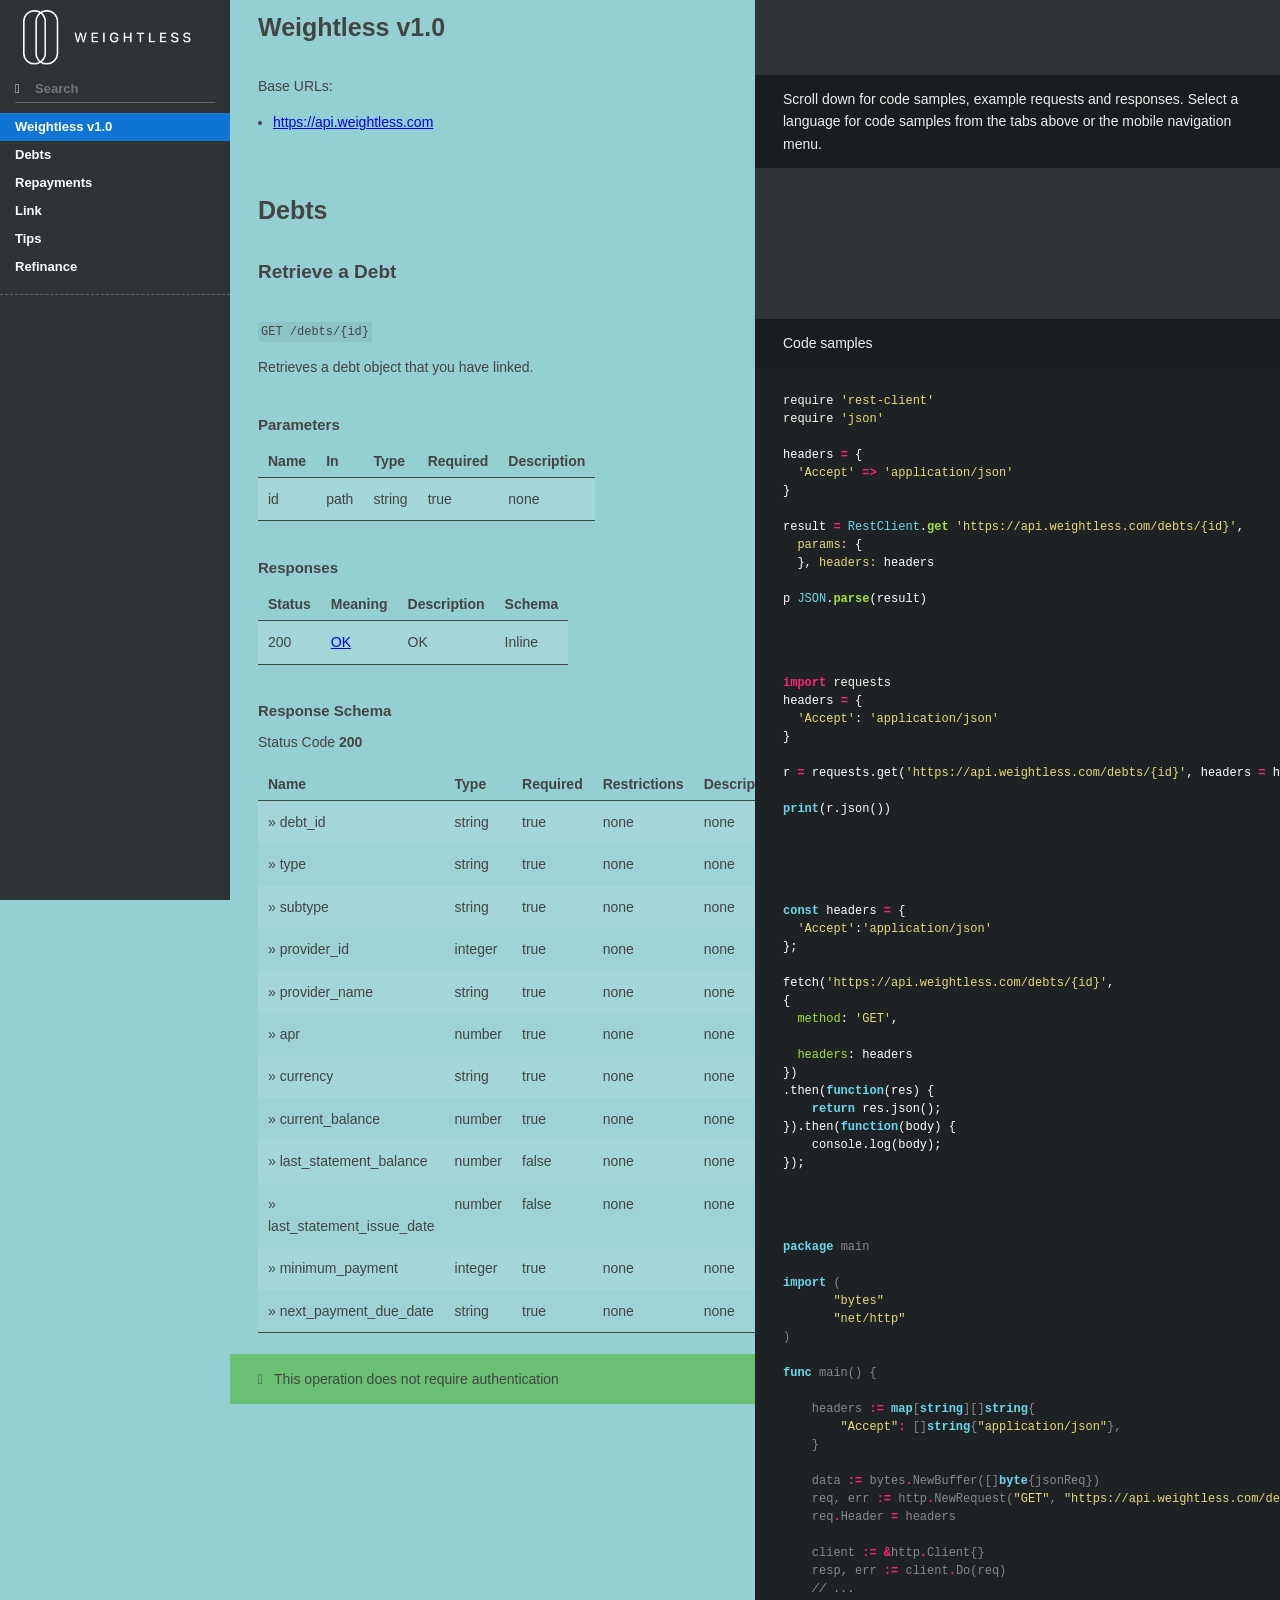
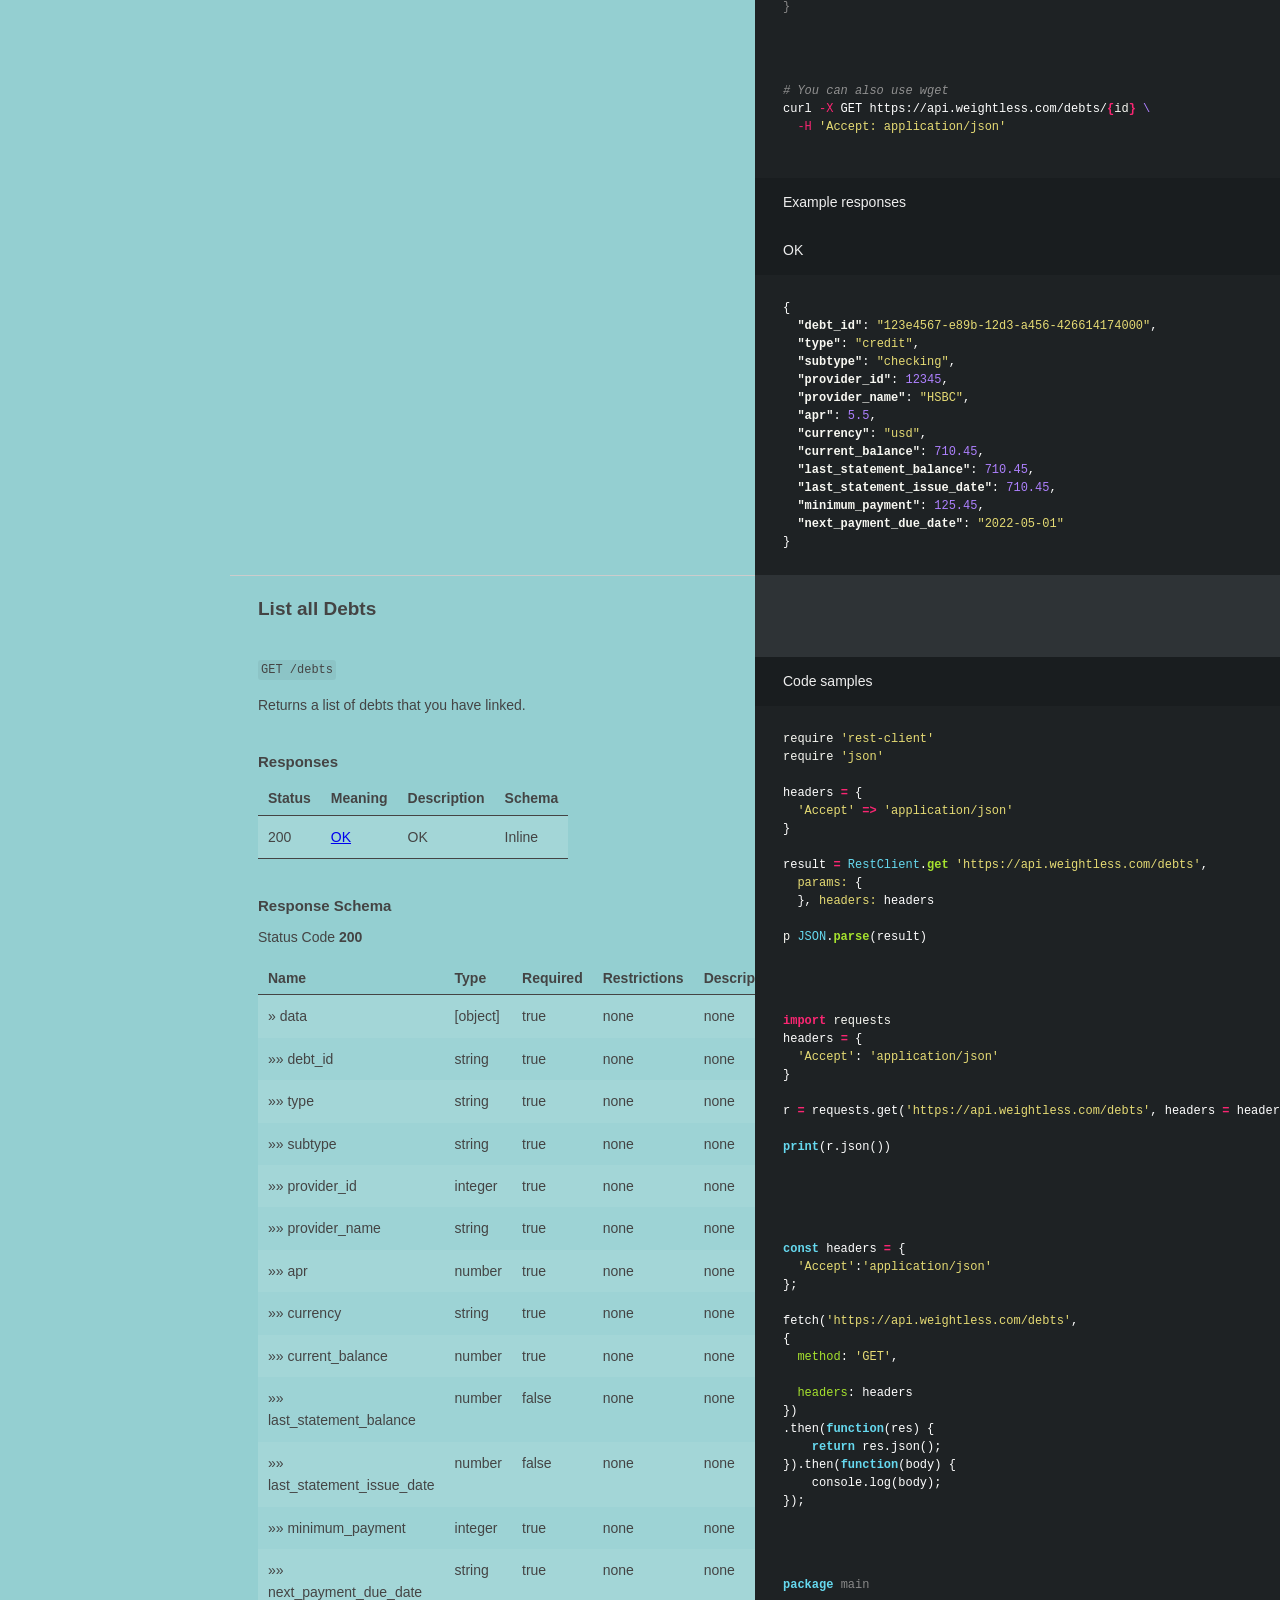
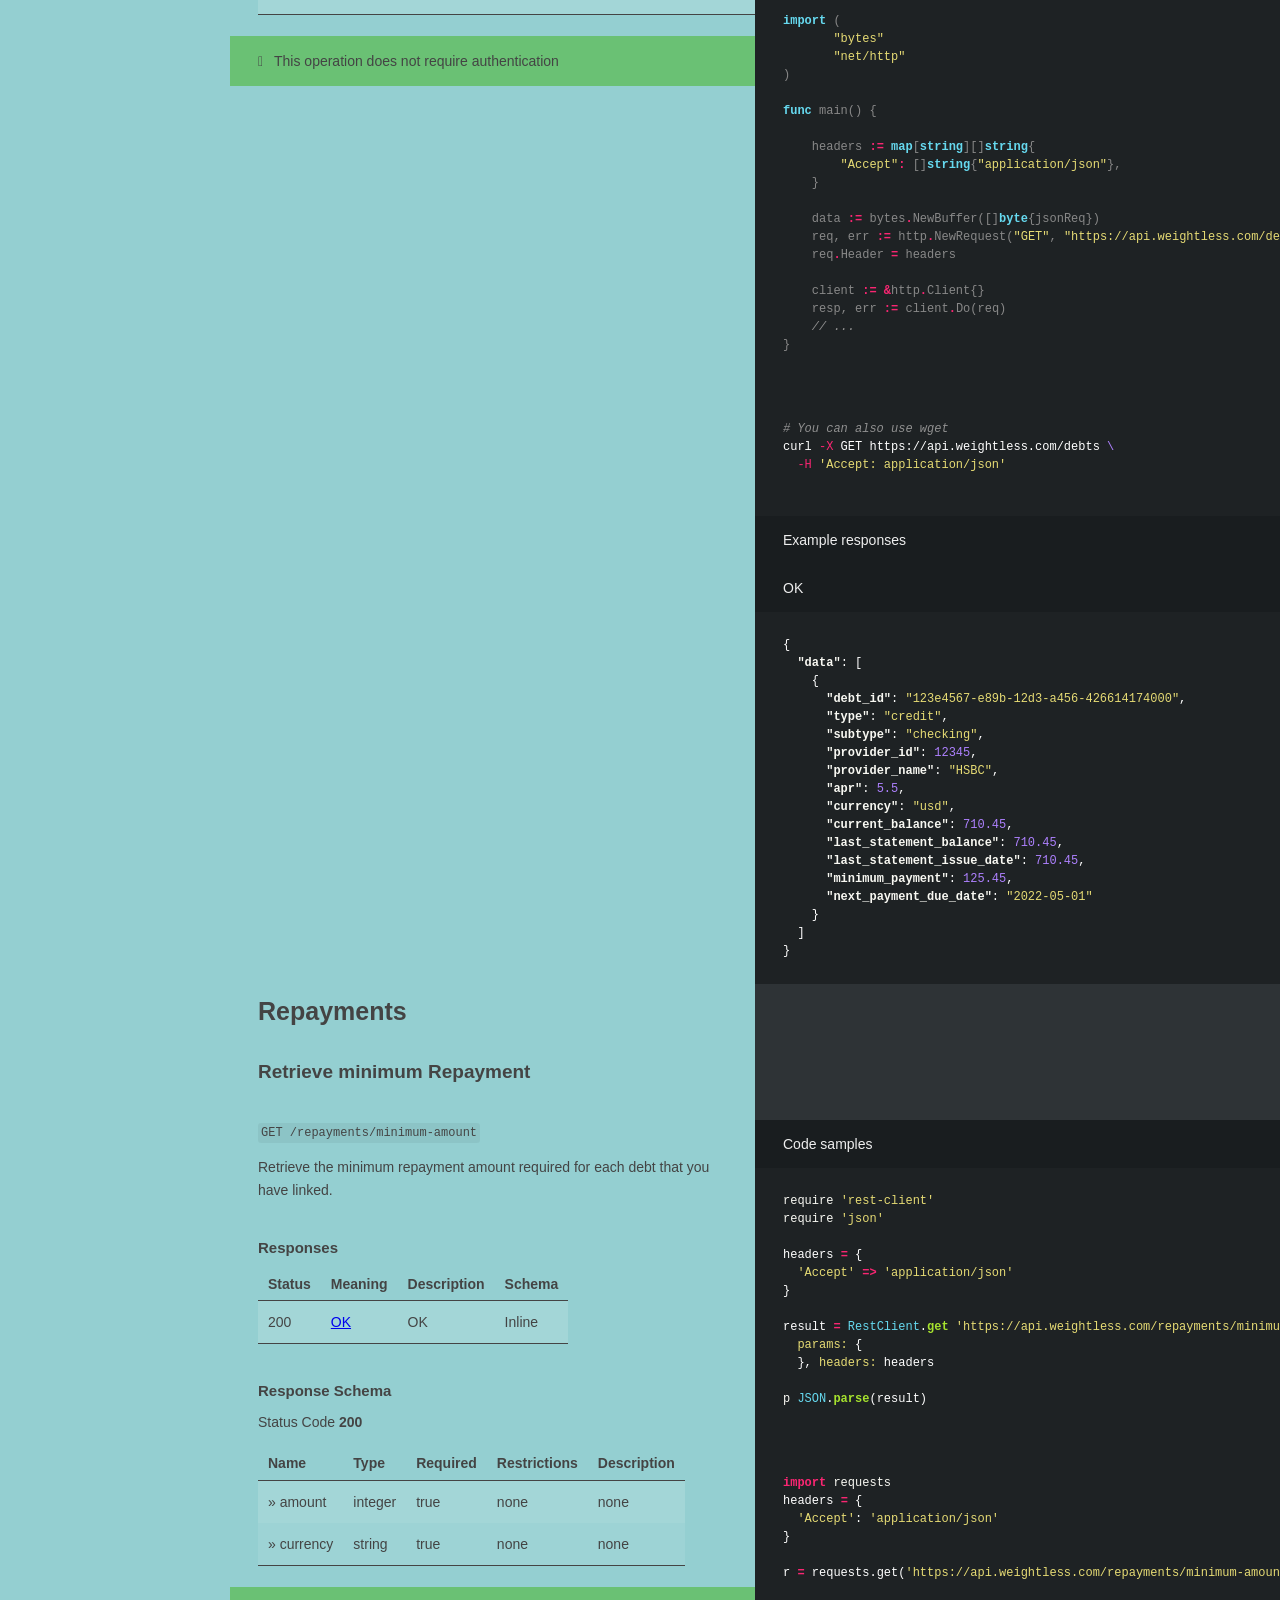
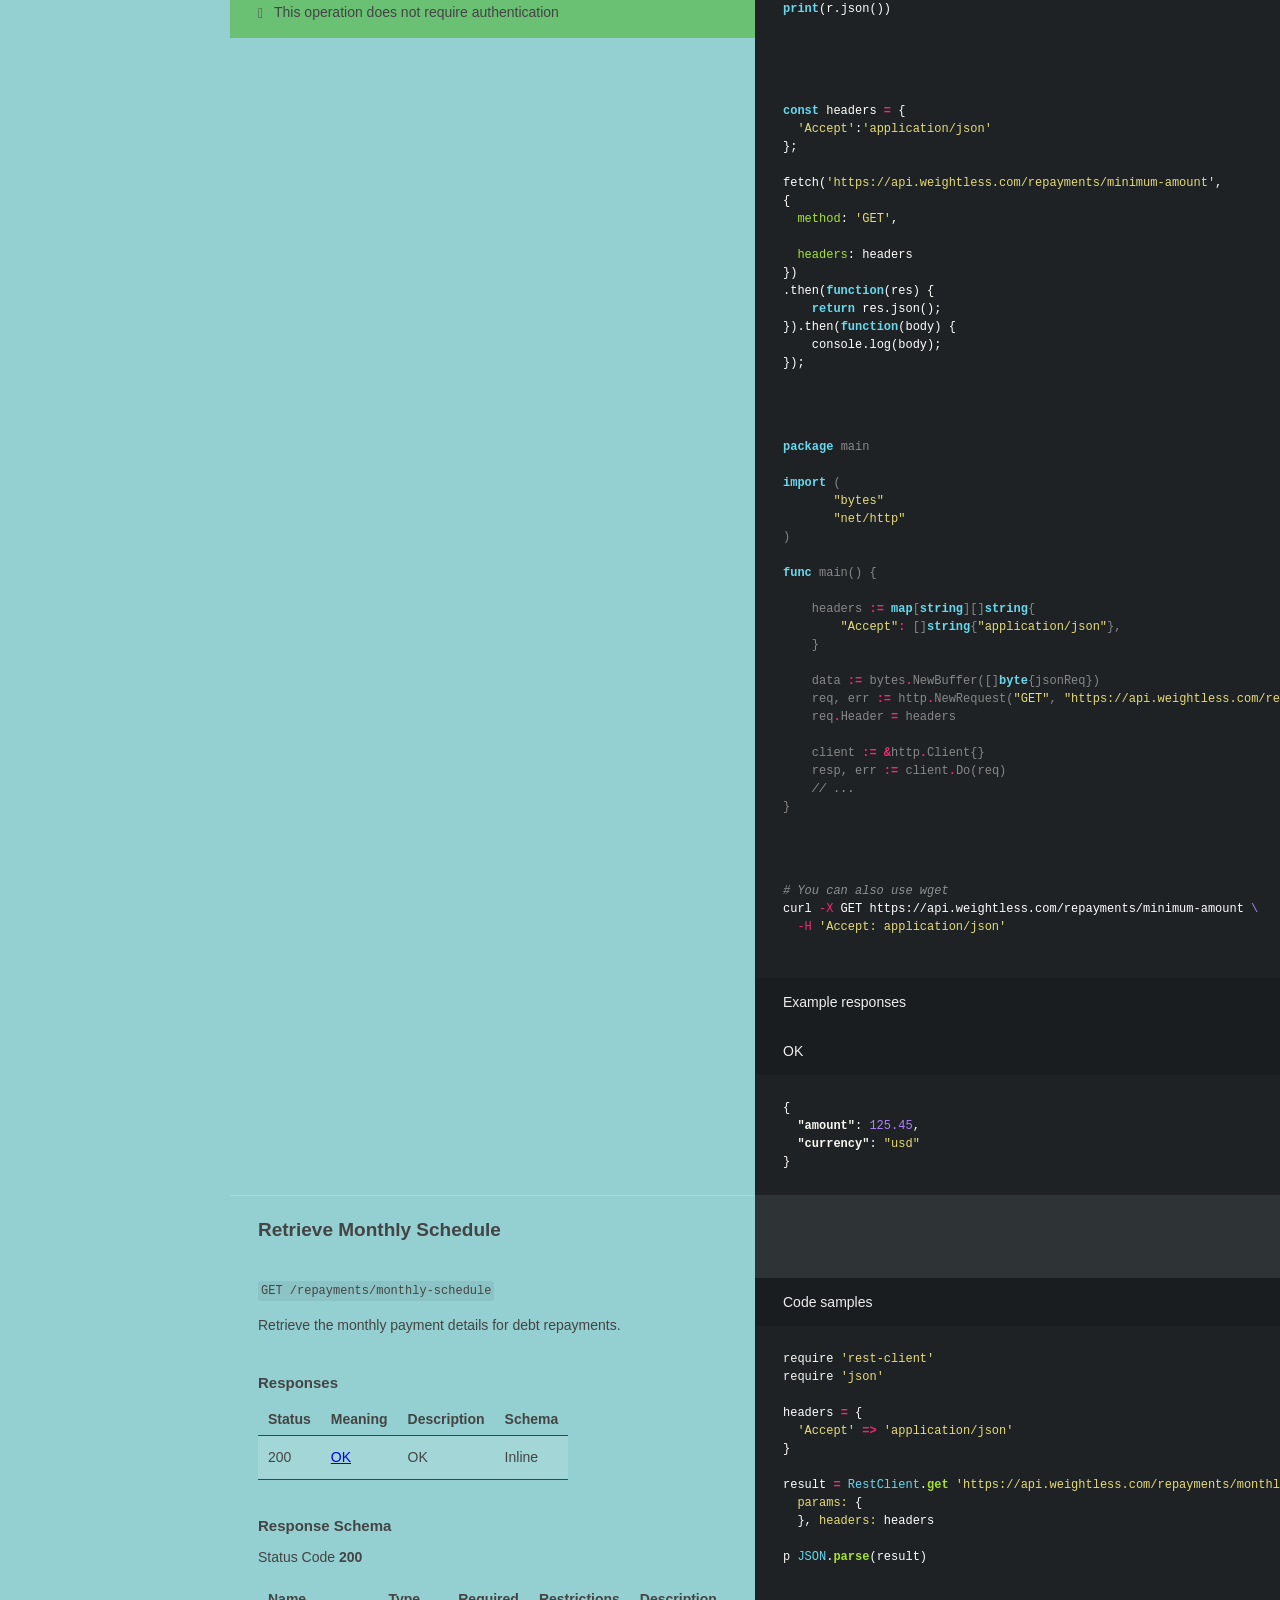
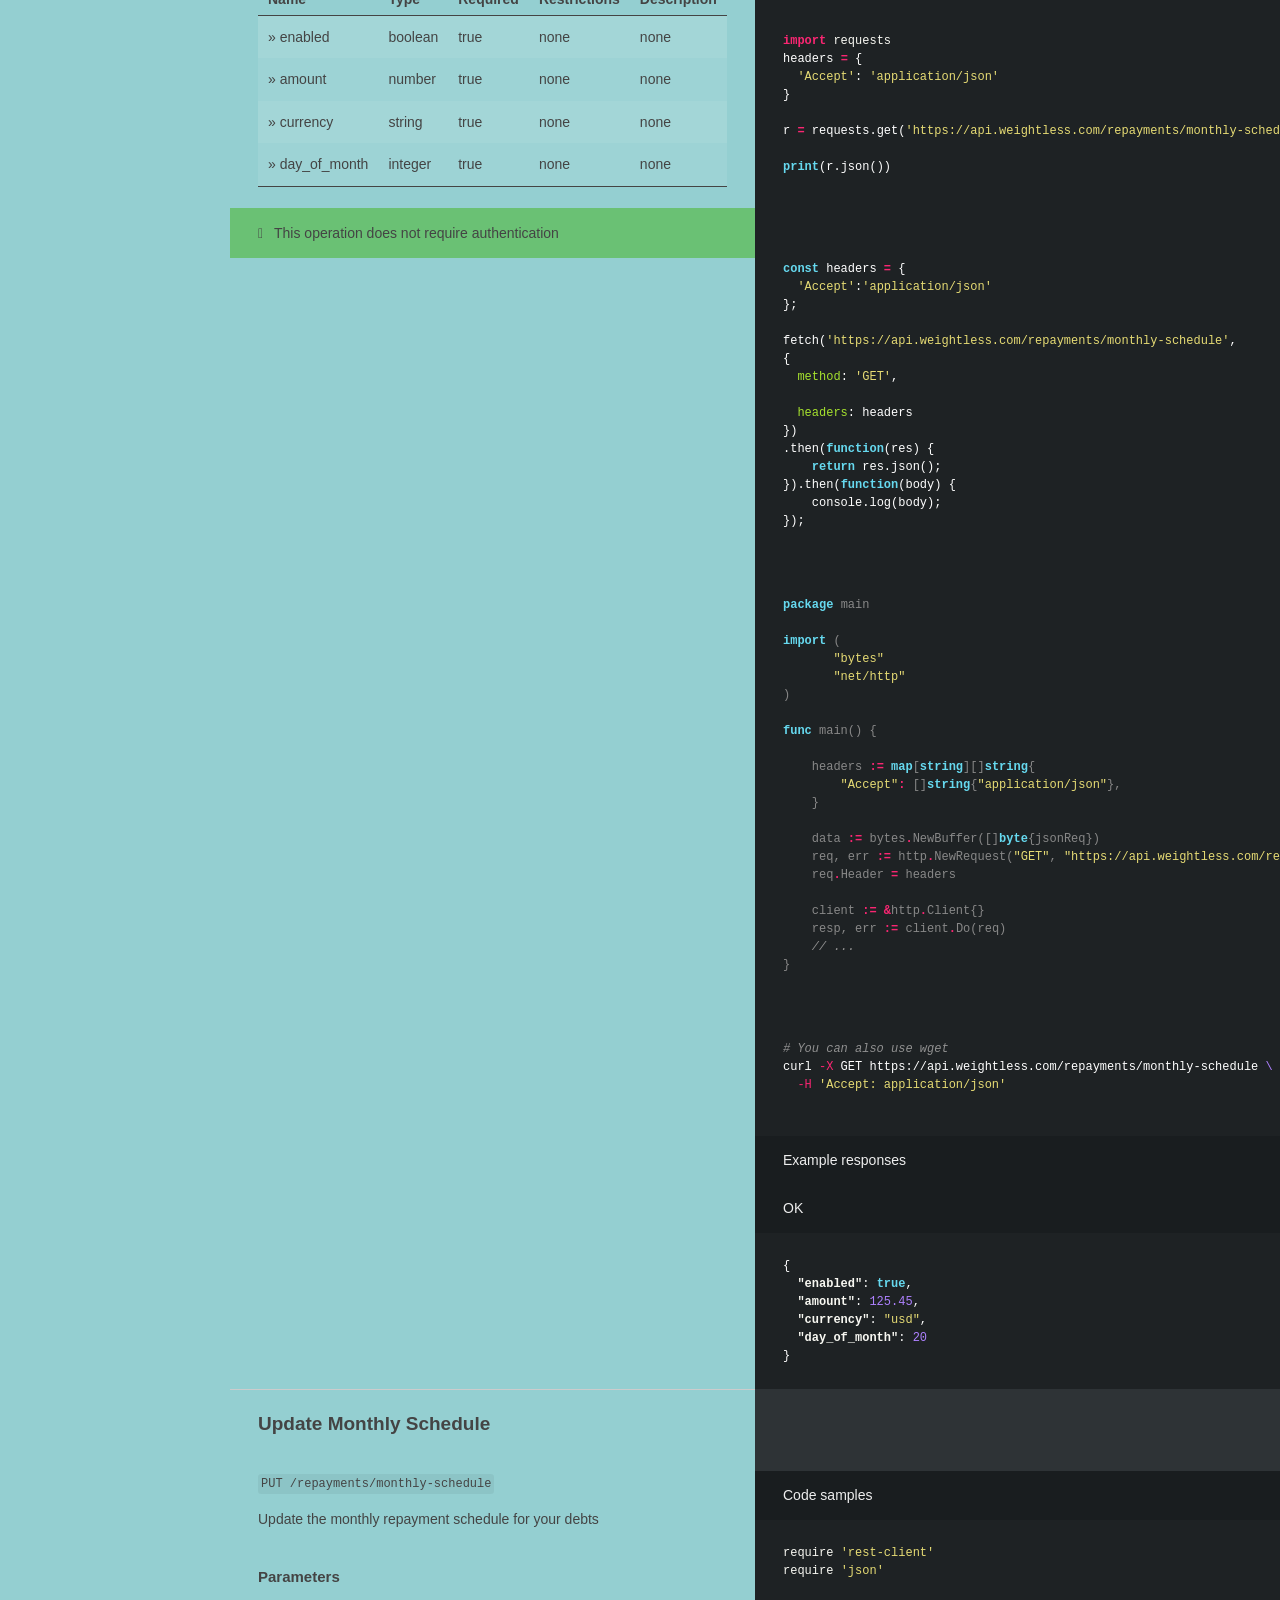
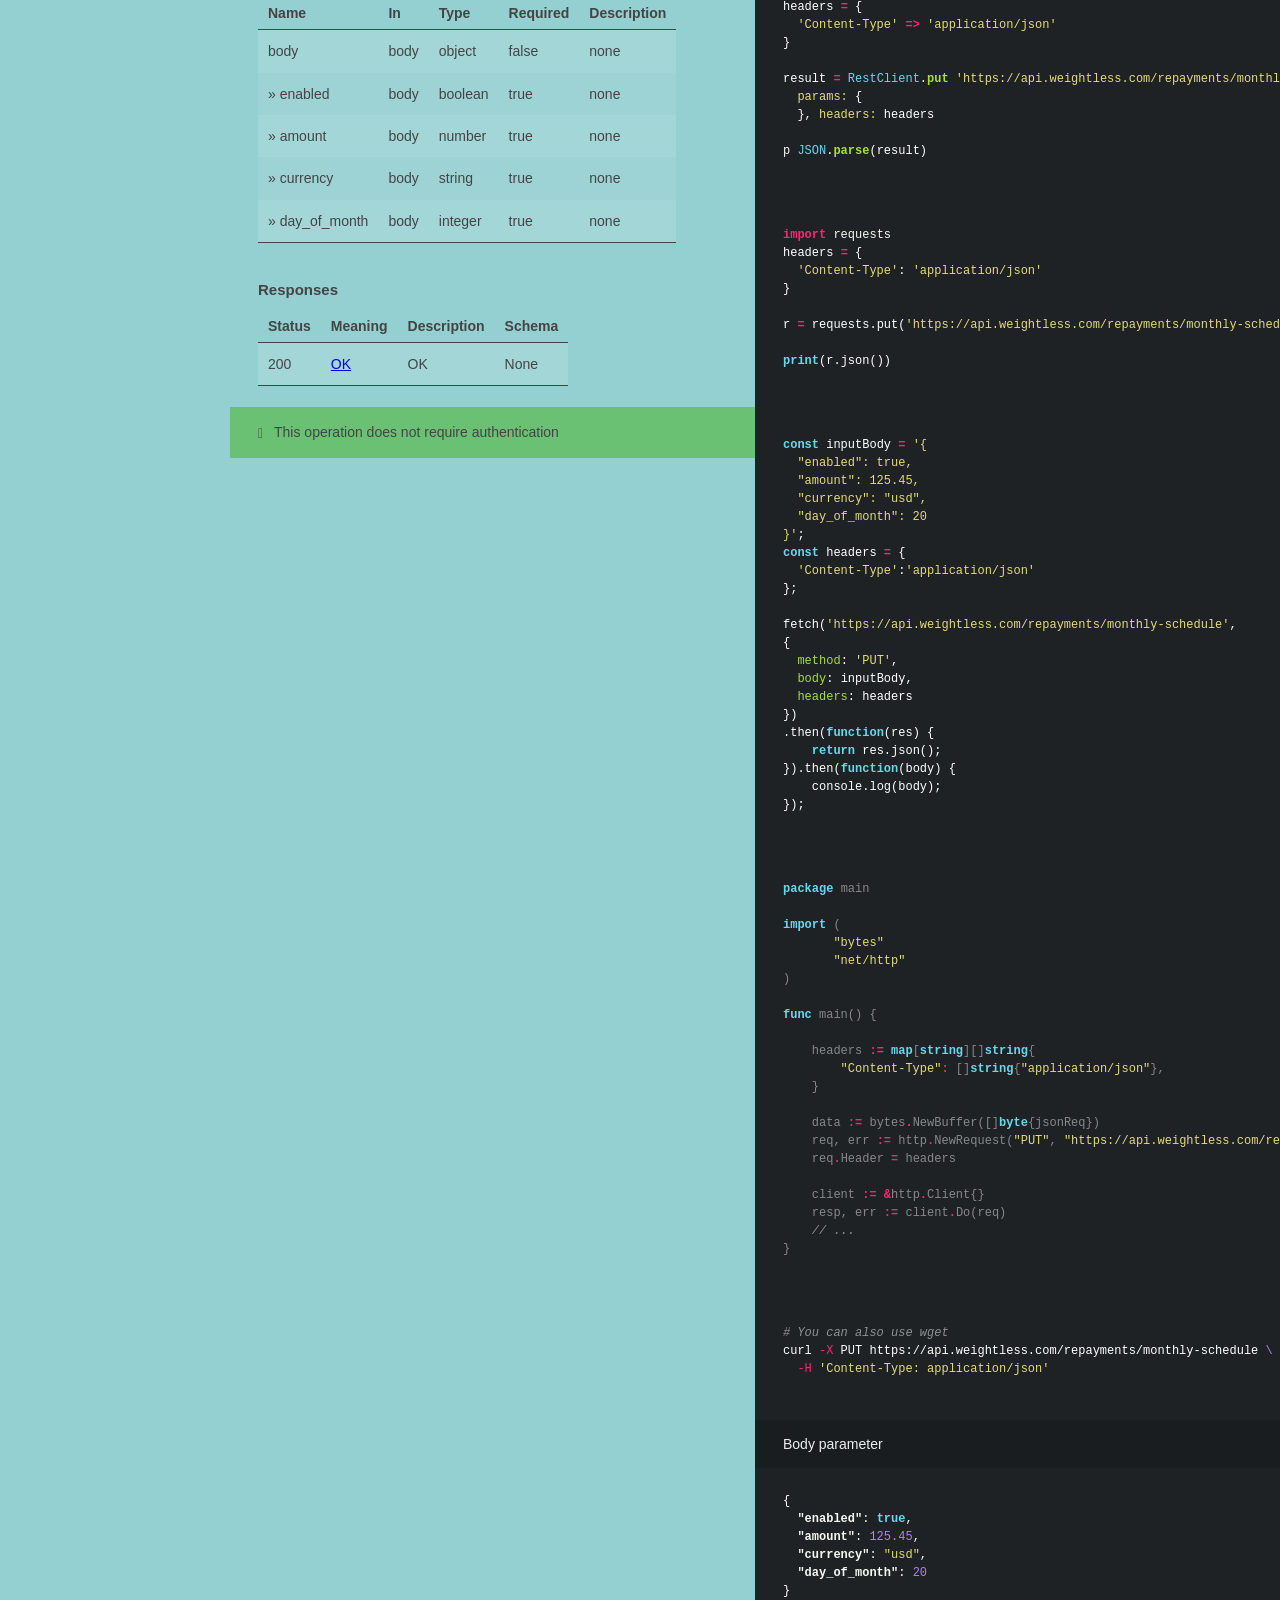
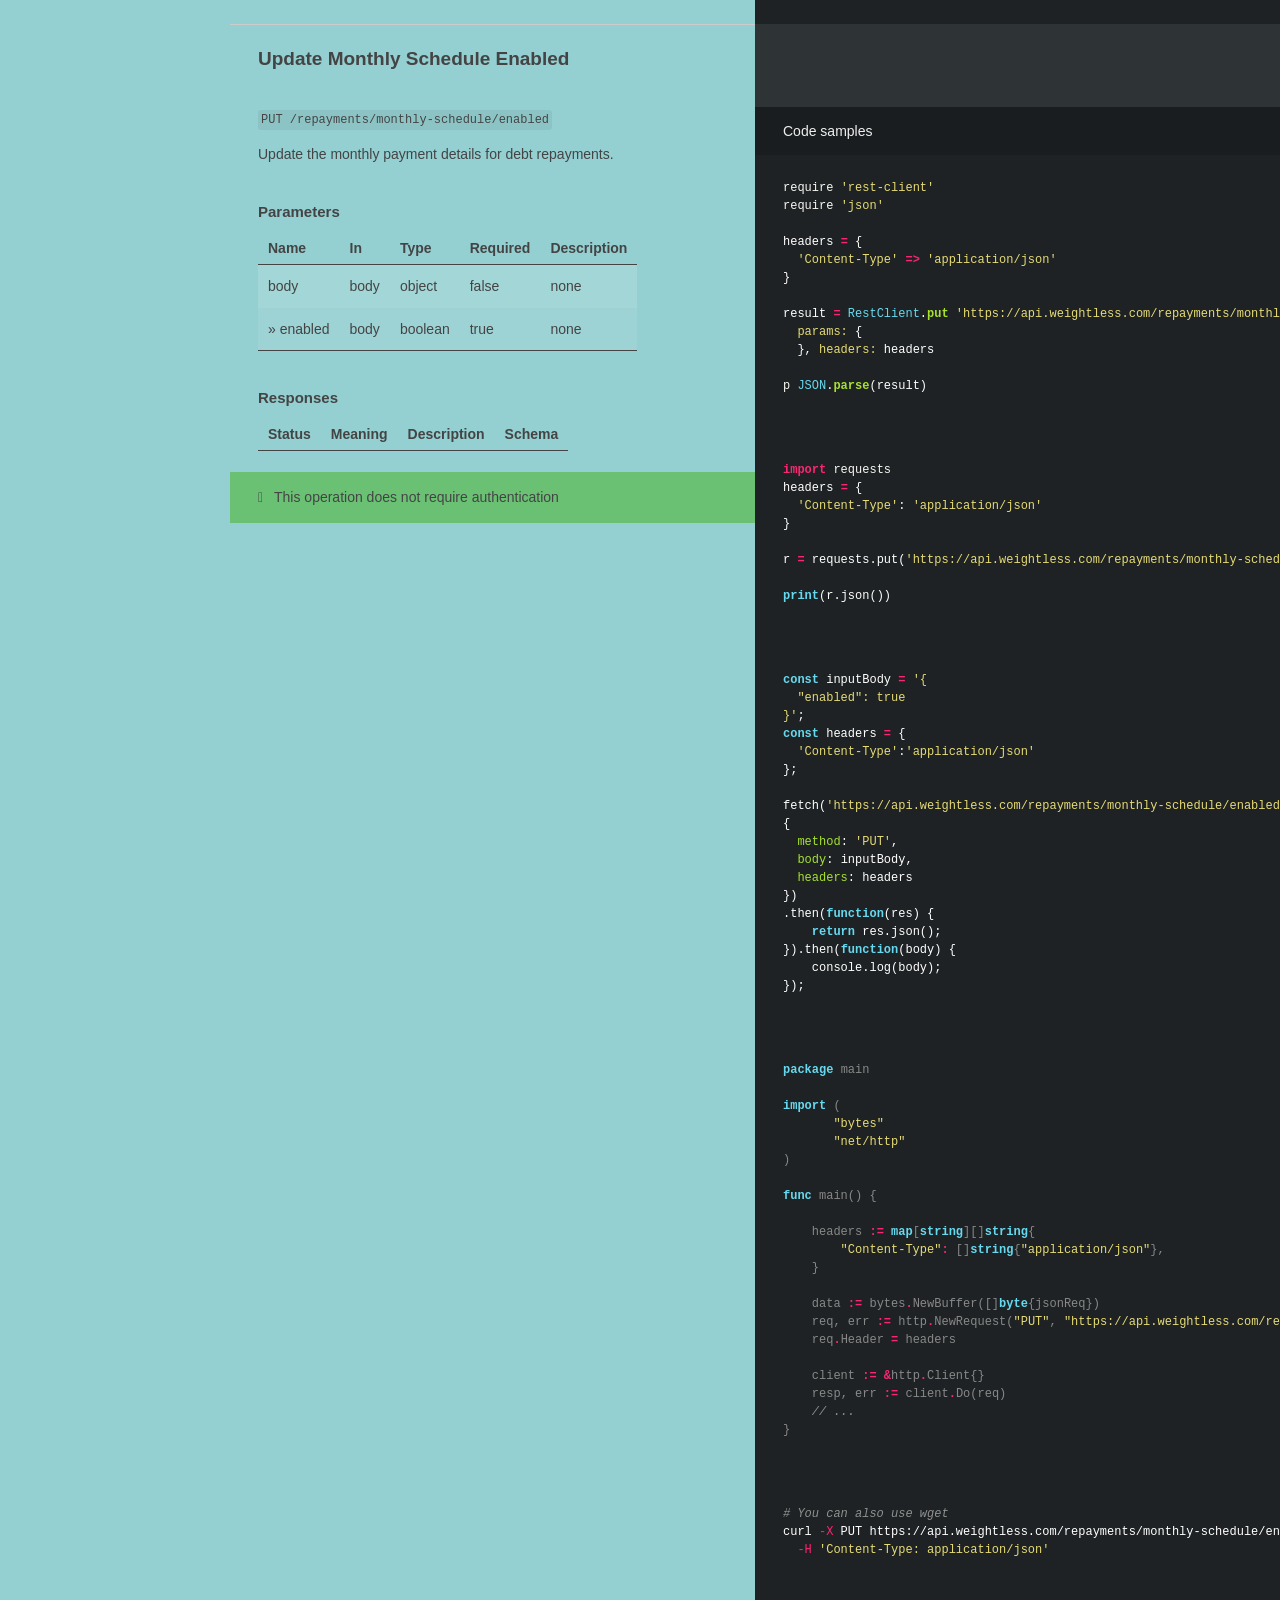
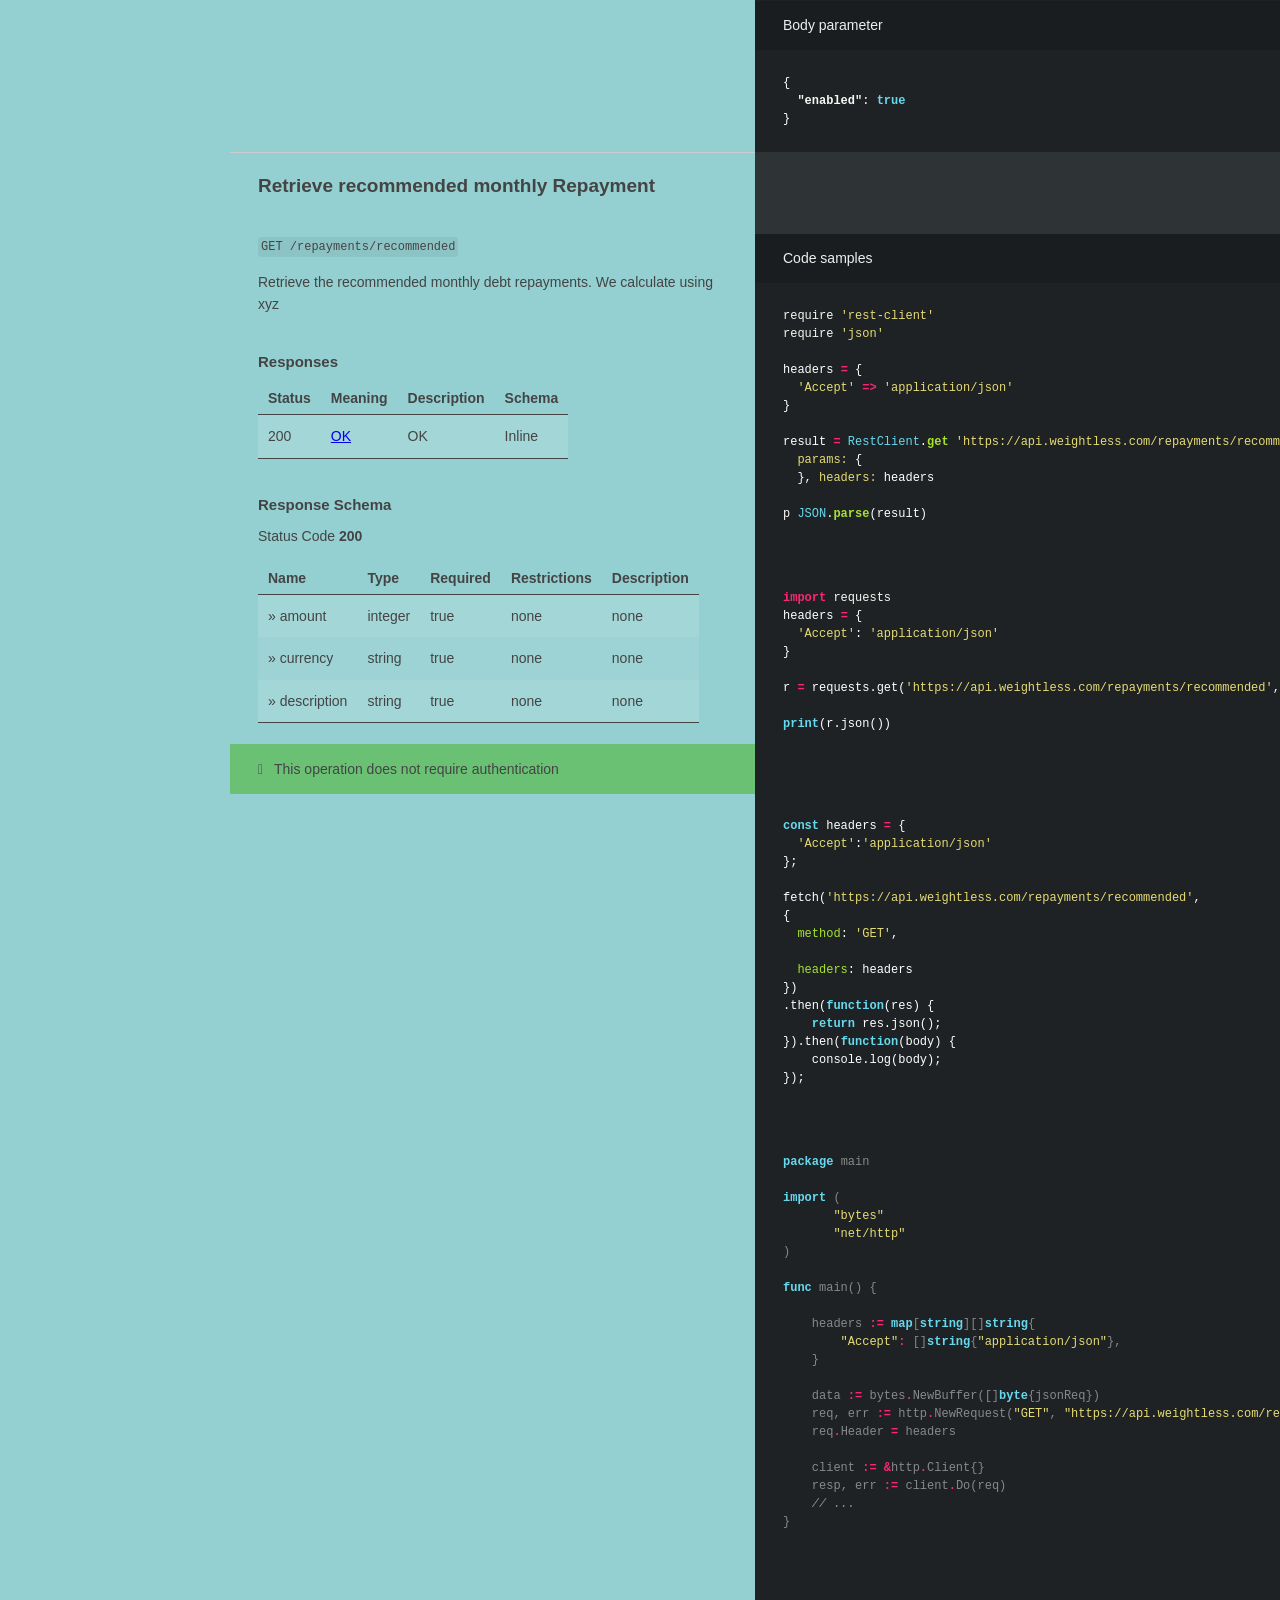
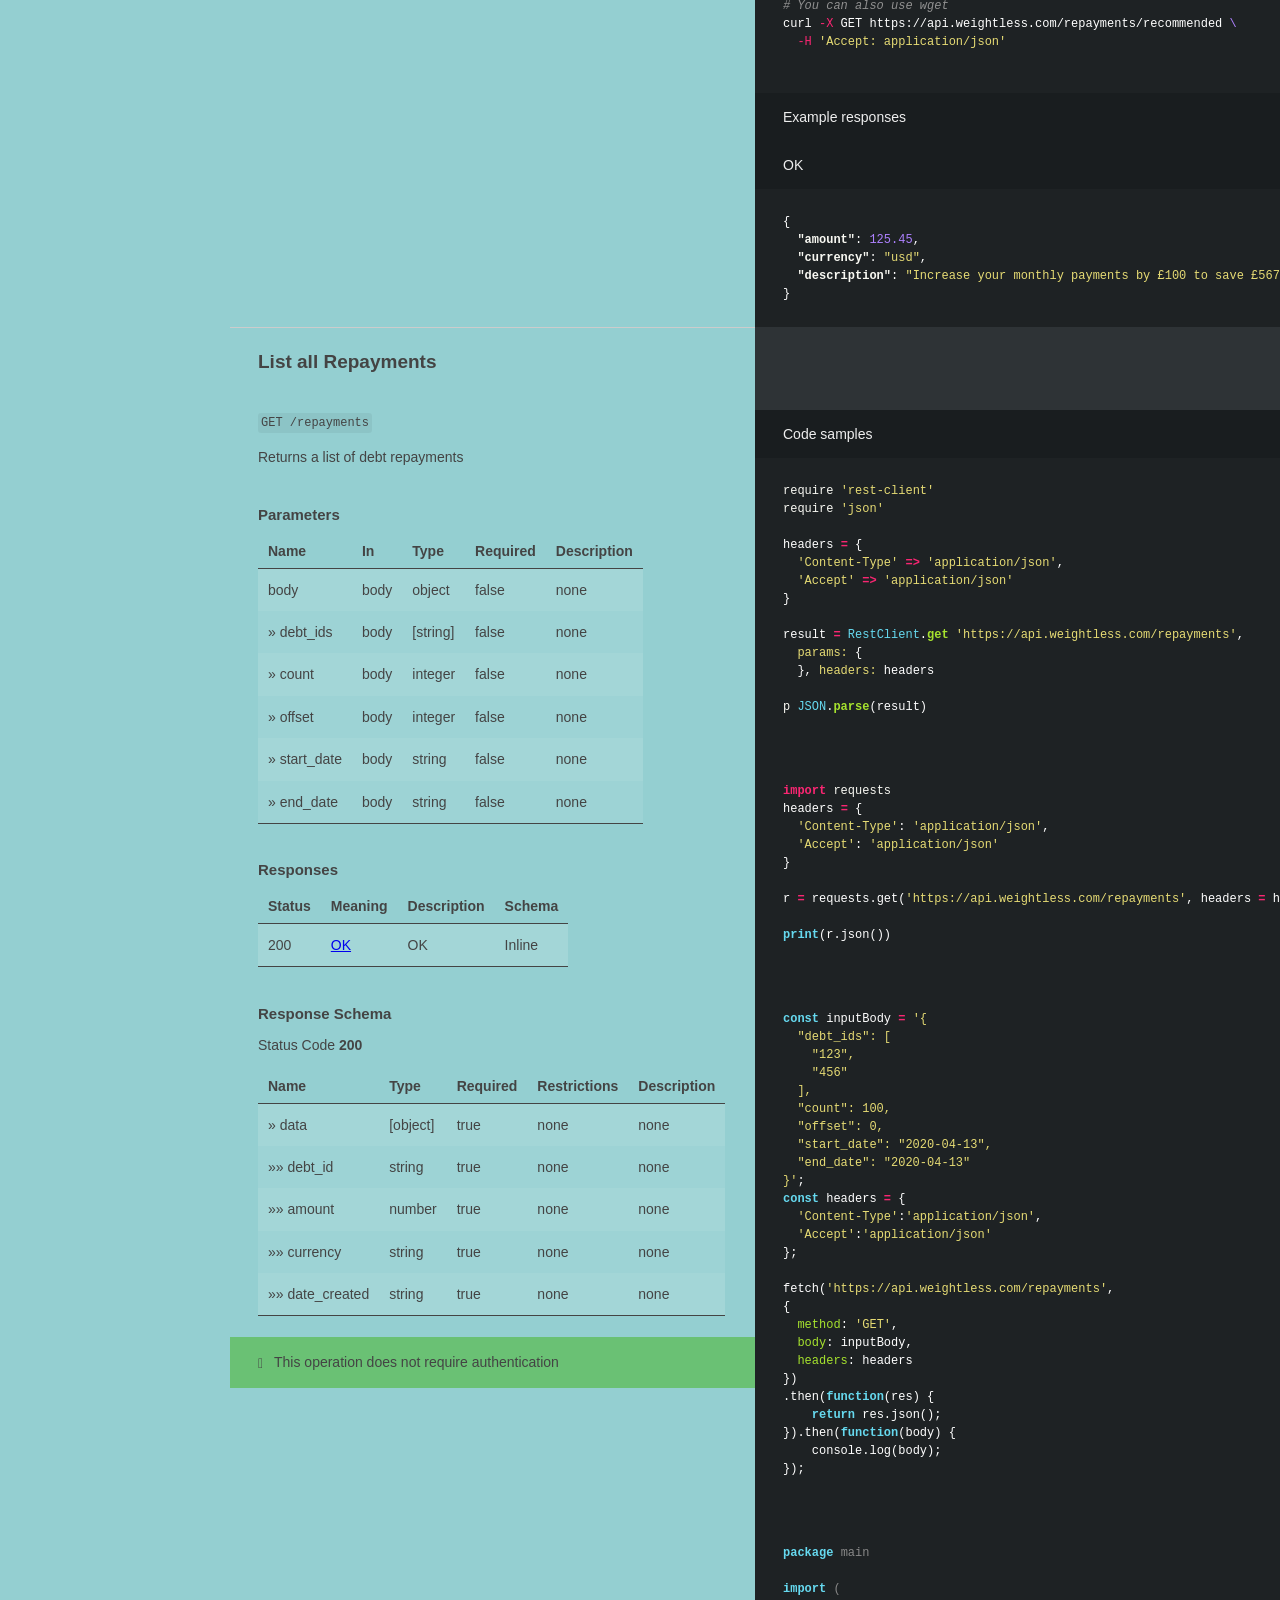
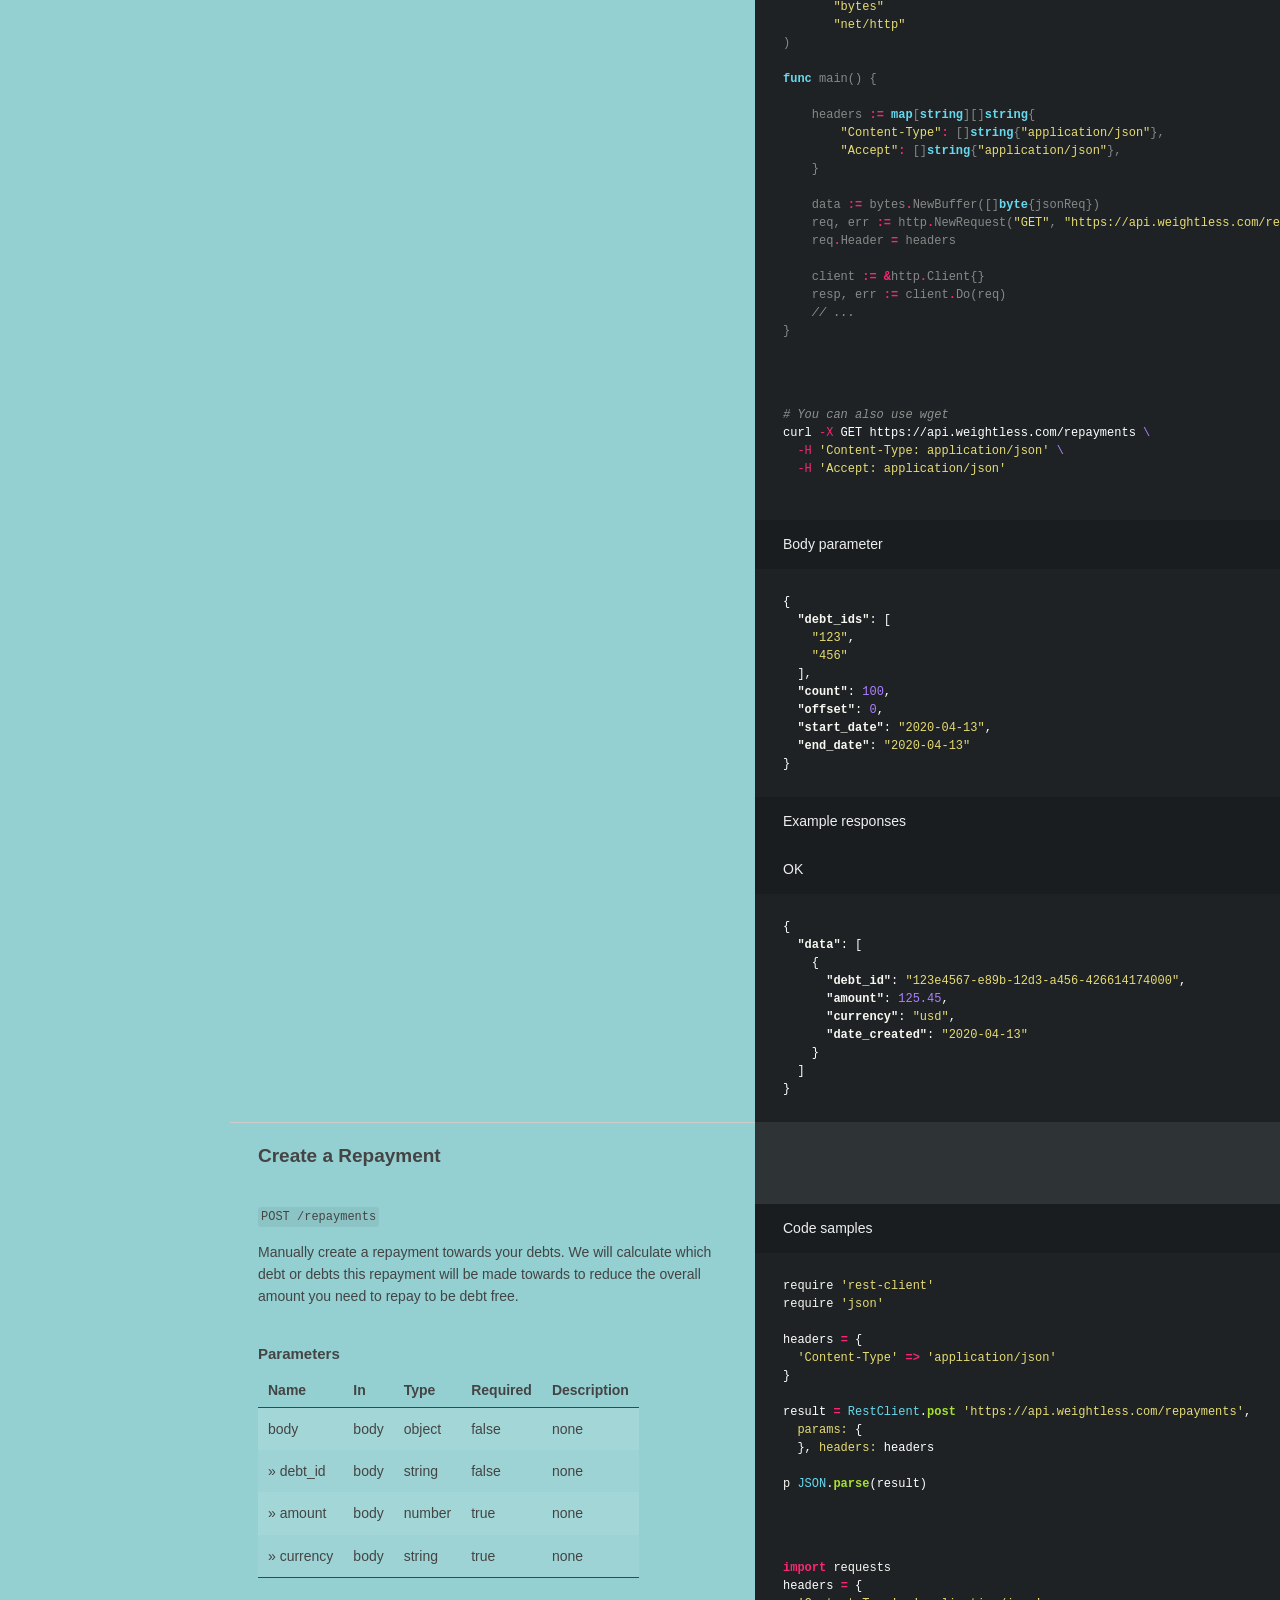
<file: 010722-index.html>
<!doctype html>
<html>
  <head>
    <meta charset="utf-8">
    <meta content="IE=edge,chrome=1" http-equiv="X-UA-Compatible">
    <meta name="viewport" content="width=device-width, initial-scale=1, maximum-scale=1">
    <title>Weightless v1.0</title>

    <style media="screen">
      .highlight table td { padding: 5px; }
.highlight table pre { margin: 0; }
.highlight .c, .highlight .ch, .highlight .cd, .highlight .cpf {
  color: #75715e;
  font-style: italic;
}
.highlight .cm {
  color: #75715e;
  font-style: italic;
}
.highlight .c1 {
  color: #75715e;
  font-style: italic;
}
.highlight .cp {
  color: #75715e;
  font-weight: bold;
}
.highlight .cs {
  color: #75715e;
  font-weight: bold;
  font-style: italic;
}
.highlight .err {
  color: #960050;
  background-color: #1e0010;
}
.highlight .gi {
  color: #ffffff;
  background-color: #324932;
}
.highlight .gd {
  color: #ffffff;
  background-color: #493131;
}
.highlight .ge {
  color: #000000;
  font-style: italic;
}
.highlight .gr {
  color: #aa0000;
}
.highlight .gt {
  color: #aa0000;
}
.highlight .gh {
  color: #999999;
}
.highlight .go {
  color: #888888;
}
.highlight .gp {
  color: #555555;
}
.highlight .gs {
  font-weight: bold;
}
.highlight .gu {
  color: #aaaaaa;
}
.highlight .k, .highlight .kv {
  color: #66d9ef;
  font-weight: bold;
}
.highlight .kc {
  color: #66d9ef;
  font-weight: bold;
}
.highlight .kd {
  color: #66d9ef;
  font-weight: bold;
}
.highlight .kp {
  color: #66d9ef;
  font-weight: bold;
}
.highlight .kr {
  color: #66d9ef;
  font-weight: bold;
}
.highlight .kt {
  color: #66d9ef;
  font-weight: bold;
}
.highlight .kn {
  color: #f92672;
  font-weight: bold;
}
.highlight .ow {
  color: #f92672;
  font-weight: bold;
}
.highlight .o {
  color: #f92672;
  font-weight: bold;
}
.highlight .mf {
  color: #ae81ff;
}
.highlight .mh {
  color: #ae81ff;
}
.highlight .il {
  color: #ae81ff;
}
.highlight .mi {
  color: #ae81ff;
}
.highlight .mo {
  color: #ae81ff;
}
.highlight .m, .highlight .mb, .highlight .mx {
  color: #ae81ff;
}
.highlight .se {
  color: #ae81ff;
}
.highlight .sa {
  color: #66d9ef;
  font-weight: bold;
}
.highlight .sb {
  color: #e6db74;
}
.highlight .sc {
  color: #e6db74;
}
.highlight .sd {
  color: #e6db74;
}
.highlight .s2 {
  color: #e6db74;
}
.highlight .sh {
  color: #e6db74;
}
.highlight .si {
  color: #e6db74;
}
.highlight .sx {
  color: #e6db74;
}
.highlight .sr {
  color: #e6db74;
}
.highlight .s1 {
  color: #e6db74;
}
.highlight .ss {
  color: #e6db74;
}
.highlight .s, .highlight .dl {
  color: #e6db74;
}
.highlight .na {
  color: #a6e22e;
}
.highlight .nc {
  color: #a6e22e;
  font-weight: bold;
}
.highlight .nd {
  color: #a6e22e;
  font-weight: bold;
}
.highlight .ne {
  color: #a6e22e;
  font-weight: bold;
}
.highlight .nf, .highlight .fm {
  color: #a6e22e;
  font-weight: bold;
}
.highlight .no {
  color: #66d9ef;
}
.highlight .bp {
  color: #f8f8f2;
}
.highlight .nb {
  color: #f8f8f2;
}
.highlight .ni {
  color: #f8f8f2;
}
.highlight .nn {
  color: #f8f8f2;
}
.highlight .vc {
  color: #f8f8f2;
}
.highlight .vg {
  color: #f8f8f2;
}
.highlight .vi {
  color: #f8f8f2;
}
.highlight .nv, .highlight .vm {
  color: #f8f8f2;
}
.highlight .w {
  color: #f8f8f2;
}
.highlight .nl {
  color: #f8f8f2;
  font-weight: bold;
}
.highlight .nt {
  color: #f92672;
}
.highlight {
  color: #f8f8f2;
  background-color: #49483e;
}
    </style>
    <style media="print">
      * {
        -webkit-transition:none!important;
        transition:none!important;
      }
      .highlight table td { padding: 5px; }
.highlight table pre { margin: 0; }
.highlight, .highlight .w {
  color: #586e75;
}
.highlight .err {
  color: #002b36;
  background-color: #dc322f;
}
.highlight .c, .highlight .ch, .highlight .cd, .highlight .cm, .highlight .cpf, .highlight .c1, .highlight .cs {
  color: #657b83;
}
.highlight .cp {
  color: #b58900;
}
.highlight .nt {
  color: #b58900;
}
.highlight .o, .highlight .ow {
  color: #93a1a1;
}
.highlight .p, .highlight .pi {
  color: #93a1a1;
}
.highlight .gi {
  color: #859900;
}
.highlight .gd {
  color: #dc322f;
}
.highlight .gh {
  color: #268bd2;
  background-color: #002b36;
  font-weight: bold;
}
.highlight .k, .highlight .kn, .highlight .kp, .highlight .kr, .highlight .kv {
  color: #6c71c4;
}
.highlight .kc {
  color: #cb4b16;
}
.highlight .kt {
  color: #cb4b16;
}
.highlight .kd {
  color: #cb4b16;
}
.highlight .s, .highlight .sb, .highlight .sc, .highlight .dl, .highlight .sd, .highlight .s2, .highlight .sh, .highlight .sx, .highlight .s1 {
  color: #859900;
}
.highlight .sa {
  color: #6c71c4;
}
.highlight .sr {
  color: #2aa198;
}
.highlight .si {
  color: #d33682;
}
.highlight .se {
  color: #d33682;
}
.highlight .nn {
  color: #b58900;
}
.highlight .nc {
  color: #b58900;
}
.highlight .no {
  color: #b58900;
}
.highlight .na {
  color: #268bd2;
}
.highlight .m, .highlight .mb, .highlight .mf, .highlight .mh, .highlight .mi, .highlight .il, .highlight .mo, .highlight .mx {
  color: #859900;
}
.highlight .ss {
  color: #859900;
}
    </style>
    <link href="stylesheets/screen-60b3db76.css" rel="stylesheet" media="screen" />
    <link href="stylesheets/print-6bd6da58.css" rel="stylesheet" media="print" />
      <script src="javascripts/all-b12a2749.js"></script>

  </head>

  <body class="x010722-index" data-languages="[]">
    <a href="#" id="nav-button">
      <span>
        NAV
        <img src="images/navbar-cad8cdcb.png" alt="" />
      </span>
    </a>
    <div class="toc-wrapper">
      <img src="images/logo-a65ea807.png" class="logo" alt="" />
        <div class="search">
          <input type="text" class="search" id="input-search" placeholder="Search">
        </div>
        <ul class="search-results"></ul>
      <ul id="toc" class="toc-list-h1">
          <li>
            <a href="#weightless" class="toc-h1 toc-link" data-title="Weightless v1.0">Weightless v1.0</a>
          </li>
          <li>
            <a href="#weightless-debts" class="toc-h1 toc-link" data-title="Debts">Debts</a>
              <ul class="toc-list-h2">
                  <li>
                    <a href="#retrieve-a-debt" class="toc-h2 toc-link" data-title="Retrieve a Debt">Retrieve a Debt</a>
                  </li>
                  <li>
                    <a href="#list-all-debts" class="toc-h2 toc-link" data-title="List all Debts">List all Debts</a>
                  </li>
              </ul>
          </li>
          <li>
            <a href="#weightless-repayments" class="toc-h1 toc-link" data-title="Repayments">Repayments</a>
              <ul class="toc-list-h2">
                  <li>
                    <a href="#retrieve-minimum-repayment" class="toc-h2 toc-link" data-title="Retrieve minimum Repayment">Retrieve minimum Repayment</a>
                  </li>
                  <li>
                    <a href="#retrieve-monthly-schedule" class="toc-h2 toc-link" data-title="Retrieve Monthly Schedule">Retrieve Monthly Schedule</a>
                  </li>
                  <li>
                    <a href="#update-monthly-schedule" class="toc-h2 toc-link" data-title="Update Monthly Schedule">Update Monthly Schedule</a>
                  </li>
                  <li>
                    <a href="#update-monthly-schedule-enabled" class="toc-h2 toc-link" data-title="Update Monthly Schedule Enabled">Update Monthly Schedule Enabled</a>
                  </li>
                  <li>
                    <a href="#retrieve-recommended-monthly-repayment" class="toc-h2 toc-link" data-title="Retrieve recommended monthly Repayment">Retrieve recommended monthly Repayment</a>
                  </li>
                  <li>
                    <a href="#list-all-repayments" class="toc-h2 toc-link" data-title="List all Repayments">List all Repayments</a>
                  </li>
                  <li>
                    <a href="#create-a-repayment" class="toc-h2 toc-link" data-title="Create a Repayment">Create a Repayment</a>
                  </li>
                  <li>
                    <a href="#retrieve-time-to-be-debt-free" class="toc-h2 toc-link" data-title="Retrieve time to be debt free">Retrieve time to be debt free</a>
                  </li>
              </ul>
          </li>
          <li>
            <a href="#weightless-link" class="toc-h1 toc-link" data-title="Link">Link</a>
              <ul class="toc-list-h2">
                  <li>
                    <a href="#create-link-token" class="toc-h2 toc-link" data-title="Create Link Token">Create Link Token</a>
                  </li>
                  <li>
                    <a href="#save-link-public-token" class="toc-h2 toc-link" data-title="Save Link Public Token">Save Link Public Token</a>
                  </li>
              </ul>
          </li>
          <li>
            <a href="#weightless-tips" class="toc-h1 toc-link" data-title="Tips">Tips</a>
              <ul class="toc-list-h2">
                  <li>
                    <a href="#retrieve-tips" class="toc-h2 toc-link" data-title="Retrieve Tips">Retrieve Tips</a>
                  </li>
              </ul>
          </li>
          <li>
            <a href="#weightless-refinance" class="toc-h1 toc-link" data-title="Refinance">Refinance</a>
              <ul class="toc-list-h2">
                  <li>
                    <a href="#retrieve-refinance-estimate" class="toc-h2 toc-link" data-title="Retrieve refinance estimate">Retrieve refinance estimate</a>
                  </li>
              </ul>
          </li>
      </ul>
        <ul class="toc-footer">
        </ul>
    </div>
    <div class="page-wrapper">
      <div class="dark-box"></div>
      <div class="content">
        <!-- Generator: Widdershins v4.0.1 -->

<h1 id="weightless">Weightless v1.0</h1>

<blockquote>
<p>Scroll down for code samples, example requests and responses. Select a language for code samples from the tabs above or the mobile navigation menu.</p>
</blockquote>

<p>Base URLs:</p>

<ul>
<li><a href="https://api.weightless.com">https://api.weightless.com</a></li>
</ul>

<h1 id="weightless-debts">Debts</h1>
<h2 id='retrieve-a-debt'>Retrieve a Debt</h2>
<p><a id="opIdget-debts-by-id"></a></p>

<blockquote>
<p>Code samples</p>
</blockquote>
<div class="highlight"><pre class="highlight ruby tab-ruby"><code><span class="nb">require</span> <span class="s1">'rest-client'</span>
<span class="nb">require</span> <span class="s1">'json'</span>

<span class="n">headers</span> <span class="o">=</span> <span class="p">{</span>
  <span class="s1">'Accept'</span> <span class="o">=&gt;</span> <span class="s1">'application/json'</span>
<span class="p">}</span>

<span class="n">result</span> <span class="o">=</span> <span class="no">RestClient</span><span class="p">.</span><span class="nf">get</span> <span class="s1">'https://api.weightless.com/debts/{id}'</span><span class="p">,</span>
  <span class="ss">params: </span><span class="p">{</span>
  <span class="p">},</span> <span class="ss">headers: </span><span class="n">headers</span>

<span class="nb">p</span> <span class="no">JSON</span><span class="p">.</span><span class="nf">parse</span><span class="p">(</span><span class="n">result</span><span class="p">)</span>

</code></pre></div><div class="highlight"><pre class="highlight python tab-python"><code><span class="kn">import</span> <span class="nn">requests</span>
<span class="n">headers</span> <span class="o">=</span> <span class="p">{</span>
  <span class="s">'Accept'</span><span class="p">:</span> <span class="s">'application/json'</span>
<span class="p">}</span>

<span class="n">r</span> <span class="o">=</span> <span class="n">requests</span><span class="p">.</span><span class="n">get</span><span class="p">(</span><span class="s">'https://api.weightless.com/debts/{id}'</span><span class="p">,</span> <span class="n">headers</span> <span class="o">=</span> <span class="n">headers</span><span class="p">)</span>

<span class="k">print</span><span class="p">(</span><span class="n">r</span><span class="p">.</span><span class="n">json</span><span class="p">())</span>

</code></pre></div><div class="highlight"><pre class="highlight javascript tab-javascript"><code>
<span class="kd">const</span> <span class="nx">headers</span> <span class="o">=</span> <span class="p">{</span>
  <span class="dl">'</span><span class="s1">Accept</span><span class="dl">'</span><span class="p">:</span><span class="dl">'</span><span class="s1">application/json</span><span class="dl">'</span>
<span class="p">};</span>

<span class="nx">fetch</span><span class="p">(</span><span class="dl">'</span><span class="s1">https://api.weightless.com/debts/{id}</span><span class="dl">'</span><span class="p">,</span>
<span class="p">{</span>
  <span class="na">method</span><span class="p">:</span> <span class="dl">'</span><span class="s1">GET</span><span class="dl">'</span><span class="p">,</span>

  <span class="na">headers</span><span class="p">:</span> <span class="nx">headers</span>
<span class="p">})</span>
<span class="p">.</span><span class="nx">then</span><span class="p">(</span><span class="kd">function</span><span class="p">(</span><span class="nx">res</span><span class="p">)</span> <span class="p">{</span>
    <span class="k">return</span> <span class="nx">res</span><span class="p">.</span><span class="nx">json</span><span class="p">();</span>
<span class="p">}).</span><span class="nx">then</span><span class="p">(</span><span class="kd">function</span><span class="p">(</span><span class="nx">body</span><span class="p">)</span> <span class="p">{</span>
    <span class="nx">console</span><span class="p">.</span><span class="nx">log</span><span class="p">(</span><span class="nx">body</span><span class="p">);</span>
<span class="p">});</span>

</code></pre></div><div class="highlight"><pre class="highlight go tab-go"><code><span class="k">package</span> <span class="n">main</span>

<span class="k">import</span> <span class="p">(</span>
       <span class="s">"bytes"</span>
       <span class="s">"net/http"</span>
<span class="p">)</span>

<span class="k">func</span> <span class="n">main</span><span class="p">()</span> <span class="p">{</span>

    <span class="n">headers</span> <span class="o">:=</span> <span class="k">map</span><span class="p">[</span><span class="kt">string</span><span class="p">][]</span><span class="kt">string</span><span class="p">{</span>
        <span class="s">"Accept"</span><span class="o">:</span> <span class="p">[]</span><span class="kt">string</span><span class="p">{</span><span class="s">"application/json"</span><span class="p">},</span>
    <span class="p">}</span>

    <span class="n">data</span> <span class="o">:=</span> <span class="n">bytes</span><span class="o">.</span><span class="n">NewBuffer</span><span class="p">([]</span><span class="kt">byte</span><span class="p">{</span><span class="n">jsonReq</span><span class="p">})</span>
    <span class="n">req</span><span class="p">,</span> <span class="n">err</span> <span class="o">:=</span> <span class="n">http</span><span class="o">.</span><span class="n">NewRequest</span><span class="p">(</span><span class="s">"GET"</span><span class="p">,</span> <span class="s">"https://api.weightless.com/debts/{id}"</span><span class="p">,</span> <span class="n">data</span><span class="p">)</span>
    <span class="n">req</span><span class="o">.</span><span class="n">Header</span> <span class="o">=</span> <span class="n">headers</span>

    <span class="n">client</span> <span class="o">:=</span> <span class="o">&amp;</span><span class="n">http</span><span class="o">.</span><span class="n">Client</span><span class="p">{}</span>
    <span class="n">resp</span><span class="p">,</span> <span class="n">err</span> <span class="o">:=</span> <span class="n">client</span><span class="o">.</span><span class="n">Do</span><span class="p">(</span><span class="n">req</span><span class="p">)</span>
    <span class="c">// ...</span>
<span class="p">}</span>

</code></pre></div><div class="highlight"><pre class="highlight shell tab-shell"><code><span class="c"># You can also use wget</span>
curl <span class="nt">-X</span> GET https://api.weightless.com/debts/<span class="o">{</span><span class="nb">id</span><span class="o">}</span> <span class="se">\</span>
  <span class="nt">-H</span> <span class="s1">'Accept: application/json'</span>

</code></pre></div>
<p><code>GET /debts/{id}</code></p>

<p>Retrieves a debt object that you have linked.</p>

<h3 id="retrieve-a-debt-parameters">Parameters</h3>

<table><thead>
<tr>
<th>Name</th>
<th>In</th>
<th>Type</th>
<th>Required</th>
<th>Description</th>
</tr>
</thead><tbody>
<tr>
<td>id</td>
<td>path</td>
<td>string</td>
<td>true</td>
<td>none</td>
</tr>
</tbody></table>

<blockquote>
<p>Example responses</p>

<p>OK</p>
</blockquote>
<div class="highlight"><pre class="highlight json tab-json"><code><span class="p">{</span><span class="w">
  </span><span class="nl">"debt_id"</span><span class="p">:</span><span class="w"> </span><span class="s2">"123e4567-e89b-12d3-a456-426614174000"</span><span class="p">,</span><span class="w">
  </span><span class="nl">"type"</span><span class="p">:</span><span class="w"> </span><span class="s2">"credit"</span><span class="p">,</span><span class="w">
  </span><span class="nl">"subtype"</span><span class="p">:</span><span class="w"> </span><span class="s2">"checking"</span><span class="p">,</span><span class="w">
  </span><span class="nl">"provider_id"</span><span class="p">:</span><span class="w"> </span><span class="mi">12345</span><span class="p">,</span><span class="w">
  </span><span class="nl">"provider_name"</span><span class="p">:</span><span class="w"> </span><span class="s2">"HSBC"</span><span class="p">,</span><span class="w">
  </span><span class="nl">"apr"</span><span class="p">:</span><span class="w"> </span><span class="mf">5.5</span><span class="p">,</span><span class="w">
  </span><span class="nl">"currency"</span><span class="p">:</span><span class="w"> </span><span class="s2">"usd"</span><span class="p">,</span><span class="w">
  </span><span class="nl">"current_balance"</span><span class="p">:</span><span class="w"> </span><span class="mf">710.45</span><span class="p">,</span><span class="w">
  </span><span class="nl">"last_statement_balance"</span><span class="p">:</span><span class="w"> </span><span class="mf">710.45</span><span class="p">,</span><span class="w">
  </span><span class="nl">"last_statement_issue_date"</span><span class="p">:</span><span class="w"> </span><span class="mf">710.45</span><span class="p">,</span><span class="w">
  </span><span class="nl">"minimum_payment"</span><span class="p">:</span><span class="w"> </span><span class="mf">125.45</span><span class="p">,</span><span class="w">
  </span><span class="nl">"next_payment_due_date"</span><span class="p">:</span><span class="w"> </span><span class="s2">"2022-05-01"</span><span class="w">
</span><span class="p">}</span><span class="w">
</span></code></pre></div>
<h3 id="retrieve-a-debt-responses">Responses</h3>

<table><thead>
<tr>
<th>Status</th>
<th>Meaning</th>
<th>Description</th>
<th>Schema</th>
</tr>
</thead><tbody>
<tr>
<td>200</td>
<td><a href="https://tools.ietf.org/html/rfc7231#section-6.3.1">OK</a></td>
<td>OK</td>
<td>Inline</td>
</tr>
</tbody></table>

<h3 id="retrieve-a-debt-responseschema">Response Schema</h3>

<p>Status Code <strong>200</strong></p>

<table><thead>
<tr>
<th>Name</th>
<th>Type</th>
<th>Required</th>
<th>Restrictions</th>
<th>Description</th>
</tr>
</thead><tbody>
<tr>
<td>» debt_id</td>
<td>string</td>
<td>true</td>
<td>none</td>
<td>none</td>
</tr>
<tr>
<td>» type</td>
<td>string</td>
<td>true</td>
<td>none</td>
<td>none</td>
</tr>
<tr>
<td>» subtype</td>
<td>string</td>
<td>true</td>
<td>none</td>
<td>none</td>
</tr>
<tr>
<td>» provider_id</td>
<td>integer</td>
<td>true</td>
<td>none</td>
<td>none</td>
</tr>
<tr>
<td>» provider_name</td>
<td>string</td>
<td>true</td>
<td>none</td>
<td>none</td>
</tr>
<tr>
<td>» apr</td>
<td>number</td>
<td>true</td>
<td>none</td>
<td>none</td>
</tr>
<tr>
<td>» currency</td>
<td>string</td>
<td>true</td>
<td>none</td>
<td>none</td>
</tr>
<tr>
<td>» current_balance</td>
<td>number</td>
<td>true</td>
<td>none</td>
<td>none</td>
</tr>
<tr>
<td>» last_statement_balance</td>
<td>number</td>
<td>false</td>
<td>none</td>
<td>none</td>
</tr>
<tr>
<td>» last_statement_issue_date</td>
<td>number</td>
<td>false</td>
<td>none</td>
<td>none</td>
</tr>
<tr>
<td>» minimum_payment</td>
<td>integer</td>
<td>true</td>
<td>none</td>
<td>none</td>
</tr>
<tr>
<td>» next_payment_due_date</td>
<td>string</td>
<td>true</td>
<td>none</td>
<td>none</td>
</tr>
</tbody></table>

<aside class="success">
This operation does not require authentication
</aside>
<h2 id='list-all-debts'>List all Debts</h2>
<p><a id="opIdget-debts"></a></p>

<blockquote>
<p>Code samples</p>
</blockquote>
<div class="highlight"><pre class="highlight ruby tab-ruby"><code><span class="nb">require</span> <span class="s1">'rest-client'</span>
<span class="nb">require</span> <span class="s1">'json'</span>

<span class="n">headers</span> <span class="o">=</span> <span class="p">{</span>
  <span class="s1">'Accept'</span> <span class="o">=&gt;</span> <span class="s1">'application/json'</span>
<span class="p">}</span>

<span class="n">result</span> <span class="o">=</span> <span class="no">RestClient</span><span class="p">.</span><span class="nf">get</span> <span class="s1">'https://api.weightless.com/debts'</span><span class="p">,</span>
  <span class="ss">params: </span><span class="p">{</span>
  <span class="p">},</span> <span class="ss">headers: </span><span class="n">headers</span>

<span class="nb">p</span> <span class="no">JSON</span><span class="p">.</span><span class="nf">parse</span><span class="p">(</span><span class="n">result</span><span class="p">)</span>

</code></pre></div><div class="highlight"><pre class="highlight python tab-python"><code><span class="kn">import</span> <span class="nn">requests</span>
<span class="n">headers</span> <span class="o">=</span> <span class="p">{</span>
  <span class="s">'Accept'</span><span class="p">:</span> <span class="s">'application/json'</span>
<span class="p">}</span>

<span class="n">r</span> <span class="o">=</span> <span class="n">requests</span><span class="p">.</span><span class="n">get</span><span class="p">(</span><span class="s">'https://api.weightless.com/debts'</span><span class="p">,</span> <span class="n">headers</span> <span class="o">=</span> <span class="n">headers</span><span class="p">)</span>

<span class="k">print</span><span class="p">(</span><span class="n">r</span><span class="p">.</span><span class="n">json</span><span class="p">())</span>

</code></pre></div><div class="highlight"><pre class="highlight javascript tab-javascript"><code>
<span class="kd">const</span> <span class="nx">headers</span> <span class="o">=</span> <span class="p">{</span>
  <span class="dl">'</span><span class="s1">Accept</span><span class="dl">'</span><span class="p">:</span><span class="dl">'</span><span class="s1">application/json</span><span class="dl">'</span>
<span class="p">};</span>

<span class="nx">fetch</span><span class="p">(</span><span class="dl">'</span><span class="s1">https://api.weightless.com/debts</span><span class="dl">'</span><span class="p">,</span>
<span class="p">{</span>
  <span class="na">method</span><span class="p">:</span> <span class="dl">'</span><span class="s1">GET</span><span class="dl">'</span><span class="p">,</span>

  <span class="na">headers</span><span class="p">:</span> <span class="nx">headers</span>
<span class="p">})</span>
<span class="p">.</span><span class="nx">then</span><span class="p">(</span><span class="kd">function</span><span class="p">(</span><span class="nx">res</span><span class="p">)</span> <span class="p">{</span>
    <span class="k">return</span> <span class="nx">res</span><span class="p">.</span><span class="nx">json</span><span class="p">();</span>
<span class="p">}).</span><span class="nx">then</span><span class="p">(</span><span class="kd">function</span><span class="p">(</span><span class="nx">body</span><span class="p">)</span> <span class="p">{</span>
    <span class="nx">console</span><span class="p">.</span><span class="nx">log</span><span class="p">(</span><span class="nx">body</span><span class="p">);</span>
<span class="p">});</span>

</code></pre></div><div class="highlight"><pre class="highlight go tab-go"><code><span class="k">package</span> <span class="n">main</span>

<span class="k">import</span> <span class="p">(</span>
       <span class="s">"bytes"</span>
       <span class="s">"net/http"</span>
<span class="p">)</span>

<span class="k">func</span> <span class="n">main</span><span class="p">()</span> <span class="p">{</span>

    <span class="n">headers</span> <span class="o">:=</span> <span class="k">map</span><span class="p">[</span><span class="kt">string</span><span class="p">][]</span><span class="kt">string</span><span class="p">{</span>
        <span class="s">"Accept"</span><span class="o">:</span> <span class="p">[]</span><span class="kt">string</span><span class="p">{</span><span class="s">"application/json"</span><span class="p">},</span>
    <span class="p">}</span>

    <span class="n">data</span> <span class="o">:=</span> <span class="n">bytes</span><span class="o">.</span><span class="n">NewBuffer</span><span class="p">([]</span><span class="kt">byte</span><span class="p">{</span><span class="n">jsonReq</span><span class="p">})</span>
    <span class="n">req</span><span class="p">,</span> <span class="n">err</span> <span class="o">:=</span> <span class="n">http</span><span class="o">.</span><span class="n">NewRequest</span><span class="p">(</span><span class="s">"GET"</span><span class="p">,</span> <span class="s">"https://api.weightless.com/debts"</span><span class="p">,</span> <span class="n">data</span><span class="p">)</span>
    <span class="n">req</span><span class="o">.</span><span class="n">Header</span> <span class="o">=</span> <span class="n">headers</span>

    <span class="n">client</span> <span class="o">:=</span> <span class="o">&amp;</span><span class="n">http</span><span class="o">.</span><span class="n">Client</span><span class="p">{}</span>
    <span class="n">resp</span><span class="p">,</span> <span class="n">err</span> <span class="o">:=</span> <span class="n">client</span><span class="o">.</span><span class="n">Do</span><span class="p">(</span><span class="n">req</span><span class="p">)</span>
    <span class="c">// ...</span>
<span class="p">}</span>

</code></pre></div><div class="highlight"><pre class="highlight shell tab-shell"><code><span class="c"># You can also use wget</span>
curl <span class="nt">-X</span> GET https://api.weightless.com/debts <span class="se">\</span>
  <span class="nt">-H</span> <span class="s1">'Accept: application/json'</span>

</code></pre></div>
<p><code>GET /debts</code></p>

<p>Returns a list of debts that you have linked.</p>

<blockquote>
<p>Example responses</p>

<p>OK</p>
</blockquote>
<div class="highlight"><pre class="highlight json tab-json"><code><span class="p">{</span><span class="w">
  </span><span class="nl">"data"</span><span class="p">:</span><span class="w"> </span><span class="p">[</span><span class="w">
    </span><span class="p">{</span><span class="w">
      </span><span class="nl">"debt_id"</span><span class="p">:</span><span class="w"> </span><span class="s2">"123e4567-e89b-12d3-a456-426614174000"</span><span class="p">,</span><span class="w">
      </span><span class="nl">"type"</span><span class="p">:</span><span class="w"> </span><span class="s2">"credit"</span><span class="p">,</span><span class="w">
      </span><span class="nl">"subtype"</span><span class="p">:</span><span class="w"> </span><span class="s2">"checking"</span><span class="p">,</span><span class="w">
      </span><span class="nl">"provider_id"</span><span class="p">:</span><span class="w"> </span><span class="mi">12345</span><span class="p">,</span><span class="w">
      </span><span class="nl">"provider_name"</span><span class="p">:</span><span class="w"> </span><span class="s2">"HSBC"</span><span class="p">,</span><span class="w">
      </span><span class="nl">"apr"</span><span class="p">:</span><span class="w"> </span><span class="mf">5.5</span><span class="p">,</span><span class="w">
      </span><span class="nl">"currency"</span><span class="p">:</span><span class="w"> </span><span class="s2">"usd"</span><span class="p">,</span><span class="w">
      </span><span class="nl">"current_balance"</span><span class="p">:</span><span class="w"> </span><span class="mf">710.45</span><span class="p">,</span><span class="w">
      </span><span class="nl">"last_statement_balance"</span><span class="p">:</span><span class="w"> </span><span class="mf">710.45</span><span class="p">,</span><span class="w">
      </span><span class="nl">"last_statement_issue_date"</span><span class="p">:</span><span class="w"> </span><span class="mf">710.45</span><span class="p">,</span><span class="w">
      </span><span class="nl">"minimum_payment"</span><span class="p">:</span><span class="w"> </span><span class="mf">125.45</span><span class="p">,</span><span class="w">
      </span><span class="nl">"next_payment_due_date"</span><span class="p">:</span><span class="w"> </span><span class="s2">"2022-05-01"</span><span class="w">
    </span><span class="p">}</span><span class="w">
  </span><span class="p">]</span><span class="w">
</span><span class="p">}</span><span class="w">
</span></code></pre></div>
<h3 id="list-all-debts-responses">Responses</h3>

<table><thead>
<tr>
<th>Status</th>
<th>Meaning</th>
<th>Description</th>
<th>Schema</th>
</tr>
</thead><tbody>
<tr>
<td>200</td>
<td><a href="https://tools.ietf.org/html/rfc7231#section-6.3.1">OK</a></td>
<td>OK</td>
<td>Inline</td>
</tr>
</tbody></table>

<h3 id="list-all-debts-responseschema">Response Schema</h3>

<p>Status Code <strong>200</strong></p>

<table><thead>
<tr>
<th>Name</th>
<th>Type</th>
<th>Required</th>
<th>Restrictions</th>
<th>Description</th>
</tr>
</thead><tbody>
<tr>
<td>» data</td>
<td>[object]</td>
<td>true</td>
<td>none</td>
<td>none</td>
</tr>
<tr>
<td>»» debt_id</td>
<td>string</td>
<td>true</td>
<td>none</td>
<td>none</td>
</tr>
<tr>
<td>»» type</td>
<td>string</td>
<td>true</td>
<td>none</td>
<td>none</td>
</tr>
<tr>
<td>»» subtype</td>
<td>string</td>
<td>true</td>
<td>none</td>
<td>none</td>
</tr>
<tr>
<td>»» provider_id</td>
<td>integer</td>
<td>true</td>
<td>none</td>
<td>none</td>
</tr>
<tr>
<td>»» provider_name</td>
<td>string</td>
<td>true</td>
<td>none</td>
<td>none</td>
</tr>
<tr>
<td>»» apr</td>
<td>number</td>
<td>true</td>
<td>none</td>
<td>none</td>
</tr>
<tr>
<td>»» currency</td>
<td>string</td>
<td>true</td>
<td>none</td>
<td>none</td>
</tr>
<tr>
<td>»» current_balance</td>
<td>number</td>
<td>true</td>
<td>none</td>
<td>none</td>
</tr>
<tr>
<td>»» last_statement_balance</td>
<td>number</td>
<td>false</td>
<td>none</td>
<td>none</td>
</tr>
<tr>
<td>»» last_statement_issue_date</td>
<td>number</td>
<td>false</td>
<td>none</td>
<td>none</td>
</tr>
<tr>
<td>»» minimum_payment</td>
<td>integer</td>
<td>true</td>
<td>none</td>
<td>none</td>
</tr>
<tr>
<td>»» next_payment_due_date</td>
<td>string</td>
<td>true</td>
<td>none</td>
<td>none</td>
</tr>
</tbody></table>

<aside class="success">
This operation does not require authentication
</aside>

<h1 id="weightless-repayments">Repayments</h1>
<h2 id='retrieve-minimum-repayment'>Retrieve minimum Repayment</h2>
<p><a id="opIdget-debts-minimum-payment"></a></p>

<blockquote>
<p>Code samples</p>
</blockquote>
<div class="highlight"><pre class="highlight ruby tab-ruby"><code><span class="nb">require</span> <span class="s1">'rest-client'</span>
<span class="nb">require</span> <span class="s1">'json'</span>

<span class="n">headers</span> <span class="o">=</span> <span class="p">{</span>
  <span class="s1">'Accept'</span> <span class="o">=&gt;</span> <span class="s1">'application/json'</span>
<span class="p">}</span>

<span class="n">result</span> <span class="o">=</span> <span class="no">RestClient</span><span class="p">.</span><span class="nf">get</span> <span class="s1">'https://api.weightless.com/repayments/minimum-amount'</span><span class="p">,</span>
  <span class="ss">params: </span><span class="p">{</span>
  <span class="p">},</span> <span class="ss">headers: </span><span class="n">headers</span>

<span class="nb">p</span> <span class="no">JSON</span><span class="p">.</span><span class="nf">parse</span><span class="p">(</span><span class="n">result</span><span class="p">)</span>

</code></pre></div><div class="highlight"><pre class="highlight python tab-python"><code><span class="kn">import</span> <span class="nn">requests</span>
<span class="n">headers</span> <span class="o">=</span> <span class="p">{</span>
  <span class="s">'Accept'</span><span class="p">:</span> <span class="s">'application/json'</span>
<span class="p">}</span>

<span class="n">r</span> <span class="o">=</span> <span class="n">requests</span><span class="p">.</span><span class="n">get</span><span class="p">(</span><span class="s">'https://api.weightless.com/repayments/minimum-amount'</span><span class="p">,</span> <span class="n">headers</span> <span class="o">=</span> <span class="n">headers</span><span class="p">)</span>

<span class="k">print</span><span class="p">(</span><span class="n">r</span><span class="p">.</span><span class="n">json</span><span class="p">())</span>

</code></pre></div><div class="highlight"><pre class="highlight javascript tab-javascript"><code>
<span class="kd">const</span> <span class="nx">headers</span> <span class="o">=</span> <span class="p">{</span>
  <span class="dl">'</span><span class="s1">Accept</span><span class="dl">'</span><span class="p">:</span><span class="dl">'</span><span class="s1">application/json</span><span class="dl">'</span>
<span class="p">};</span>

<span class="nx">fetch</span><span class="p">(</span><span class="dl">'</span><span class="s1">https://api.weightless.com/repayments/minimum-amount</span><span class="dl">'</span><span class="p">,</span>
<span class="p">{</span>
  <span class="na">method</span><span class="p">:</span> <span class="dl">'</span><span class="s1">GET</span><span class="dl">'</span><span class="p">,</span>

  <span class="na">headers</span><span class="p">:</span> <span class="nx">headers</span>
<span class="p">})</span>
<span class="p">.</span><span class="nx">then</span><span class="p">(</span><span class="kd">function</span><span class="p">(</span><span class="nx">res</span><span class="p">)</span> <span class="p">{</span>
    <span class="k">return</span> <span class="nx">res</span><span class="p">.</span><span class="nx">json</span><span class="p">();</span>
<span class="p">}).</span><span class="nx">then</span><span class="p">(</span><span class="kd">function</span><span class="p">(</span><span class="nx">body</span><span class="p">)</span> <span class="p">{</span>
    <span class="nx">console</span><span class="p">.</span><span class="nx">log</span><span class="p">(</span><span class="nx">body</span><span class="p">);</span>
<span class="p">});</span>

</code></pre></div><div class="highlight"><pre class="highlight go tab-go"><code><span class="k">package</span> <span class="n">main</span>

<span class="k">import</span> <span class="p">(</span>
       <span class="s">"bytes"</span>
       <span class="s">"net/http"</span>
<span class="p">)</span>

<span class="k">func</span> <span class="n">main</span><span class="p">()</span> <span class="p">{</span>

    <span class="n">headers</span> <span class="o">:=</span> <span class="k">map</span><span class="p">[</span><span class="kt">string</span><span class="p">][]</span><span class="kt">string</span><span class="p">{</span>
        <span class="s">"Accept"</span><span class="o">:</span> <span class="p">[]</span><span class="kt">string</span><span class="p">{</span><span class="s">"application/json"</span><span class="p">},</span>
    <span class="p">}</span>

    <span class="n">data</span> <span class="o">:=</span> <span class="n">bytes</span><span class="o">.</span><span class="n">NewBuffer</span><span class="p">([]</span><span class="kt">byte</span><span class="p">{</span><span class="n">jsonReq</span><span class="p">})</span>
    <span class="n">req</span><span class="p">,</span> <span class="n">err</span> <span class="o">:=</span> <span class="n">http</span><span class="o">.</span><span class="n">NewRequest</span><span class="p">(</span><span class="s">"GET"</span><span class="p">,</span> <span class="s">"https://api.weightless.com/repayments/minimum-amount"</span><span class="p">,</span> <span class="n">data</span><span class="p">)</span>
    <span class="n">req</span><span class="o">.</span><span class="n">Header</span> <span class="o">=</span> <span class="n">headers</span>

    <span class="n">client</span> <span class="o">:=</span> <span class="o">&amp;</span><span class="n">http</span><span class="o">.</span><span class="n">Client</span><span class="p">{}</span>
    <span class="n">resp</span><span class="p">,</span> <span class="n">err</span> <span class="o">:=</span> <span class="n">client</span><span class="o">.</span><span class="n">Do</span><span class="p">(</span><span class="n">req</span><span class="p">)</span>
    <span class="c">// ...</span>
<span class="p">}</span>

</code></pre></div><div class="highlight"><pre class="highlight shell tab-shell"><code><span class="c"># You can also use wget</span>
curl <span class="nt">-X</span> GET https://api.weightless.com/repayments/minimum-amount <span class="se">\</span>
  <span class="nt">-H</span> <span class="s1">'Accept: application/json'</span>

</code></pre></div>
<p><code>GET /repayments/minimum-amount</code></p>

<p>Retrieve the minimum repayment amount required for each debt that you have linked.</p>

<blockquote>
<p>Example responses</p>

<p>OK</p>
</blockquote>
<div class="highlight"><pre class="highlight json tab-json"><code><span class="p">{</span><span class="w">
  </span><span class="nl">"amount"</span><span class="p">:</span><span class="w"> </span><span class="mf">125.45</span><span class="p">,</span><span class="w">
  </span><span class="nl">"currency"</span><span class="p">:</span><span class="w"> </span><span class="s2">"usd"</span><span class="w">
</span><span class="p">}</span><span class="w">
</span></code></pre></div>
<h3 id="retrieve-minimum-repayment-responses">Responses</h3>

<table><thead>
<tr>
<th>Status</th>
<th>Meaning</th>
<th>Description</th>
<th>Schema</th>
</tr>
</thead><tbody>
<tr>
<td>200</td>
<td><a href="https://tools.ietf.org/html/rfc7231#section-6.3.1">OK</a></td>
<td>OK</td>
<td>Inline</td>
</tr>
</tbody></table>

<h3 id="retrieve-minimum-repayment-responseschema">Response Schema</h3>

<p>Status Code <strong>200</strong></p>

<table><thead>
<tr>
<th>Name</th>
<th>Type</th>
<th>Required</th>
<th>Restrictions</th>
<th>Description</th>
</tr>
</thead><tbody>
<tr>
<td>» amount</td>
<td>integer</td>
<td>true</td>
<td>none</td>
<td>none</td>
</tr>
<tr>
<td>» currency</td>
<td>string</td>
<td>true</td>
<td>none</td>
<td>none</td>
</tr>
</tbody></table>

<aside class="success">
This operation does not require authentication
</aside>
<h2 id='retrieve-monthly-schedule'>Retrieve Monthly Schedule</h2>
<p><a id="opIdget-debts-monthly-payment"></a></p>

<blockquote>
<p>Code samples</p>
</blockquote>
<div class="highlight"><pre class="highlight ruby tab-ruby"><code><span class="nb">require</span> <span class="s1">'rest-client'</span>
<span class="nb">require</span> <span class="s1">'json'</span>

<span class="n">headers</span> <span class="o">=</span> <span class="p">{</span>
  <span class="s1">'Accept'</span> <span class="o">=&gt;</span> <span class="s1">'application/json'</span>
<span class="p">}</span>

<span class="n">result</span> <span class="o">=</span> <span class="no">RestClient</span><span class="p">.</span><span class="nf">get</span> <span class="s1">'https://api.weightless.com/repayments/monthly-schedule'</span><span class="p">,</span>
  <span class="ss">params: </span><span class="p">{</span>
  <span class="p">},</span> <span class="ss">headers: </span><span class="n">headers</span>

<span class="nb">p</span> <span class="no">JSON</span><span class="p">.</span><span class="nf">parse</span><span class="p">(</span><span class="n">result</span><span class="p">)</span>

</code></pre></div><div class="highlight"><pre class="highlight python tab-python"><code><span class="kn">import</span> <span class="nn">requests</span>
<span class="n">headers</span> <span class="o">=</span> <span class="p">{</span>
  <span class="s">'Accept'</span><span class="p">:</span> <span class="s">'application/json'</span>
<span class="p">}</span>

<span class="n">r</span> <span class="o">=</span> <span class="n">requests</span><span class="p">.</span><span class="n">get</span><span class="p">(</span><span class="s">'https://api.weightless.com/repayments/monthly-schedule'</span><span class="p">,</span> <span class="n">headers</span> <span class="o">=</span> <span class="n">headers</span><span class="p">)</span>

<span class="k">print</span><span class="p">(</span><span class="n">r</span><span class="p">.</span><span class="n">json</span><span class="p">())</span>

</code></pre></div><div class="highlight"><pre class="highlight javascript tab-javascript"><code>
<span class="kd">const</span> <span class="nx">headers</span> <span class="o">=</span> <span class="p">{</span>
  <span class="dl">'</span><span class="s1">Accept</span><span class="dl">'</span><span class="p">:</span><span class="dl">'</span><span class="s1">application/json</span><span class="dl">'</span>
<span class="p">};</span>

<span class="nx">fetch</span><span class="p">(</span><span class="dl">'</span><span class="s1">https://api.weightless.com/repayments/monthly-schedule</span><span class="dl">'</span><span class="p">,</span>
<span class="p">{</span>
  <span class="na">method</span><span class="p">:</span> <span class="dl">'</span><span class="s1">GET</span><span class="dl">'</span><span class="p">,</span>

  <span class="na">headers</span><span class="p">:</span> <span class="nx">headers</span>
<span class="p">})</span>
<span class="p">.</span><span class="nx">then</span><span class="p">(</span><span class="kd">function</span><span class="p">(</span><span class="nx">res</span><span class="p">)</span> <span class="p">{</span>
    <span class="k">return</span> <span class="nx">res</span><span class="p">.</span><span class="nx">json</span><span class="p">();</span>
<span class="p">}).</span><span class="nx">then</span><span class="p">(</span><span class="kd">function</span><span class="p">(</span><span class="nx">body</span><span class="p">)</span> <span class="p">{</span>
    <span class="nx">console</span><span class="p">.</span><span class="nx">log</span><span class="p">(</span><span class="nx">body</span><span class="p">);</span>
<span class="p">});</span>

</code></pre></div><div class="highlight"><pre class="highlight go tab-go"><code><span class="k">package</span> <span class="n">main</span>

<span class="k">import</span> <span class="p">(</span>
       <span class="s">"bytes"</span>
       <span class="s">"net/http"</span>
<span class="p">)</span>

<span class="k">func</span> <span class="n">main</span><span class="p">()</span> <span class="p">{</span>

    <span class="n">headers</span> <span class="o">:=</span> <span class="k">map</span><span class="p">[</span><span class="kt">string</span><span class="p">][]</span><span class="kt">string</span><span class="p">{</span>
        <span class="s">"Accept"</span><span class="o">:</span> <span class="p">[]</span><span class="kt">string</span><span class="p">{</span><span class="s">"application/json"</span><span class="p">},</span>
    <span class="p">}</span>

    <span class="n">data</span> <span class="o">:=</span> <span class="n">bytes</span><span class="o">.</span><span class="n">NewBuffer</span><span class="p">([]</span><span class="kt">byte</span><span class="p">{</span><span class="n">jsonReq</span><span class="p">})</span>
    <span class="n">req</span><span class="p">,</span> <span class="n">err</span> <span class="o">:=</span> <span class="n">http</span><span class="o">.</span><span class="n">NewRequest</span><span class="p">(</span><span class="s">"GET"</span><span class="p">,</span> <span class="s">"https://api.weightless.com/repayments/monthly-schedule"</span><span class="p">,</span> <span class="n">data</span><span class="p">)</span>
    <span class="n">req</span><span class="o">.</span><span class="n">Header</span> <span class="o">=</span> <span class="n">headers</span>

    <span class="n">client</span> <span class="o">:=</span> <span class="o">&amp;</span><span class="n">http</span><span class="o">.</span><span class="n">Client</span><span class="p">{}</span>
    <span class="n">resp</span><span class="p">,</span> <span class="n">err</span> <span class="o">:=</span> <span class="n">client</span><span class="o">.</span><span class="n">Do</span><span class="p">(</span><span class="n">req</span><span class="p">)</span>
    <span class="c">// ...</span>
<span class="p">}</span>

</code></pre></div><div class="highlight"><pre class="highlight shell tab-shell"><code><span class="c"># You can also use wget</span>
curl <span class="nt">-X</span> GET https://api.weightless.com/repayments/monthly-schedule <span class="se">\</span>
  <span class="nt">-H</span> <span class="s1">'Accept: application/json'</span>

</code></pre></div>
<p><code>GET /repayments/monthly-schedule</code></p>

<p>Retrieve the monthly payment details for debt repayments. </p>

<blockquote>
<p>Example responses</p>

<p>OK</p>
</blockquote>
<div class="highlight"><pre class="highlight json tab-json"><code><span class="p">{</span><span class="w">
  </span><span class="nl">"enabled"</span><span class="p">:</span><span class="w"> </span><span class="kc">true</span><span class="p">,</span><span class="w">
  </span><span class="nl">"amount"</span><span class="p">:</span><span class="w"> </span><span class="mf">125.45</span><span class="p">,</span><span class="w">
  </span><span class="nl">"currency"</span><span class="p">:</span><span class="w"> </span><span class="s2">"usd"</span><span class="p">,</span><span class="w">
  </span><span class="nl">"day_of_month"</span><span class="p">:</span><span class="w"> </span><span class="mi">20</span><span class="w">
</span><span class="p">}</span><span class="w">
</span></code></pre></div>
<h3 id="retrieve-monthly-schedule-responses">Responses</h3>

<table><thead>
<tr>
<th>Status</th>
<th>Meaning</th>
<th>Description</th>
<th>Schema</th>
</tr>
</thead><tbody>
<tr>
<td>200</td>
<td><a href="https://tools.ietf.org/html/rfc7231#section-6.3.1">OK</a></td>
<td>OK</td>
<td>Inline</td>
</tr>
</tbody></table>

<h3 id="retrieve-monthly-schedule-responseschema">Response Schema</h3>

<p>Status Code <strong>200</strong></p>

<table><thead>
<tr>
<th>Name</th>
<th>Type</th>
<th>Required</th>
<th>Restrictions</th>
<th>Description</th>
</tr>
</thead><tbody>
<tr>
<td>» enabled</td>
<td>boolean</td>
<td>true</td>
<td>none</td>
<td>none</td>
</tr>
<tr>
<td>» amount</td>
<td>number</td>
<td>true</td>
<td>none</td>
<td>none</td>
</tr>
<tr>
<td>» currency</td>
<td>string</td>
<td>true</td>
<td>none</td>
<td>none</td>
</tr>
<tr>
<td>» day_of_month</td>
<td>integer</td>
<td>true</td>
<td>none</td>
<td>none</td>
</tr>
</tbody></table>

<aside class="success">
This operation does not require authentication
</aside>
<h2 id='update-monthly-schedule'>Update Monthly Schedule</h2>
<p><a id="opIdput-debts-monthly-payment"></a></p>

<blockquote>
<p>Code samples</p>
</blockquote>
<div class="highlight"><pre class="highlight ruby tab-ruby"><code><span class="nb">require</span> <span class="s1">'rest-client'</span>
<span class="nb">require</span> <span class="s1">'json'</span>

<span class="n">headers</span> <span class="o">=</span> <span class="p">{</span>
  <span class="s1">'Content-Type'</span> <span class="o">=&gt;</span> <span class="s1">'application/json'</span>
<span class="p">}</span>

<span class="n">result</span> <span class="o">=</span> <span class="no">RestClient</span><span class="p">.</span><span class="nf">put</span> <span class="s1">'https://api.weightless.com/repayments/monthly-schedule'</span><span class="p">,</span>
  <span class="ss">params: </span><span class="p">{</span>
  <span class="p">},</span> <span class="ss">headers: </span><span class="n">headers</span>

<span class="nb">p</span> <span class="no">JSON</span><span class="p">.</span><span class="nf">parse</span><span class="p">(</span><span class="n">result</span><span class="p">)</span>

</code></pre></div><div class="highlight"><pre class="highlight python tab-python"><code><span class="kn">import</span> <span class="nn">requests</span>
<span class="n">headers</span> <span class="o">=</span> <span class="p">{</span>
  <span class="s">'Content-Type'</span><span class="p">:</span> <span class="s">'application/json'</span>
<span class="p">}</span>

<span class="n">r</span> <span class="o">=</span> <span class="n">requests</span><span class="p">.</span><span class="n">put</span><span class="p">(</span><span class="s">'https://api.weightless.com/repayments/monthly-schedule'</span><span class="p">,</span> <span class="n">headers</span> <span class="o">=</span> <span class="n">headers</span><span class="p">)</span>

<span class="k">print</span><span class="p">(</span><span class="n">r</span><span class="p">.</span><span class="n">json</span><span class="p">())</span>

</code></pre></div><div class="highlight"><pre class="highlight javascript tab-javascript"><code><span class="kd">const</span> <span class="nx">inputBody</span> <span class="o">=</span> <span class="dl">'</span><span class="s1">{
  "enabled": true,
  "amount": 125.45,
  "currency": "usd",
  "day_of_month": 20
}</span><span class="dl">'</span><span class="p">;</span>
<span class="kd">const</span> <span class="nx">headers</span> <span class="o">=</span> <span class="p">{</span>
  <span class="dl">'</span><span class="s1">Content-Type</span><span class="dl">'</span><span class="p">:</span><span class="dl">'</span><span class="s1">application/json</span><span class="dl">'</span>
<span class="p">};</span>

<span class="nx">fetch</span><span class="p">(</span><span class="dl">'</span><span class="s1">https://api.weightless.com/repayments/monthly-schedule</span><span class="dl">'</span><span class="p">,</span>
<span class="p">{</span>
  <span class="na">method</span><span class="p">:</span> <span class="dl">'</span><span class="s1">PUT</span><span class="dl">'</span><span class="p">,</span>
  <span class="na">body</span><span class="p">:</span> <span class="nx">inputBody</span><span class="p">,</span>
  <span class="na">headers</span><span class="p">:</span> <span class="nx">headers</span>
<span class="p">})</span>
<span class="p">.</span><span class="nx">then</span><span class="p">(</span><span class="kd">function</span><span class="p">(</span><span class="nx">res</span><span class="p">)</span> <span class="p">{</span>
    <span class="k">return</span> <span class="nx">res</span><span class="p">.</span><span class="nx">json</span><span class="p">();</span>
<span class="p">}).</span><span class="nx">then</span><span class="p">(</span><span class="kd">function</span><span class="p">(</span><span class="nx">body</span><span class="p">)</span> <span class="p">{</span>
    <span class="nx">console</span><span class="p">.</span><span class="nx">log</span><span class="p">(</span><span class="nx">body</span><span class="p">);</span>
<span class="p">});</span>

</code></pre></div><div class="highlight"><pre class="highlight go tab-go"><code><span class="k">package</span> <span class="n">main</span>

<span class="k">import</span> <span class="p">(</span>
       <span class="s">"bytes"</span>
       <span class="s">"net/http"</span>
<span class="p">)</span>

<span class="k">func</span> <span class="n">main</span><span class="p">()</span> <span class="p">{</span>

    <span class="n">headers</span> <span class="o">:=</span> <span class="k">map</span><span class="p">[</span><span class="kt">string</span><span class="p">][]</span><span class="kt">string</span><span class="p">{</span>
        <span class="s">"Content-Type"</span><span class="o">:</span> <span class="p">[]</span><span class="kt">string</span><span class="p">{</span><span class="s">"application/json"</span><span class="p">},</span>
    <span class="p">}</span>

    <span class="n">data</span> <span class="o">:=</span> <span class="n">bytes</span><span class="o">.</span><span class="n">NewBuffer</span><span class="p">([]</span><span class="kt">byte</span><span class="p">{</span><span class="n">jsonReq</span><span class="p">})</span>
    <span class="n">req</span><span class="p">,</span> <span class="n">err</span> <span class="o">:=</span> <span class="n">http</span><span class="o">.</span><span class="n">NewRequest</span><span class="p">(</span><span class="s">"PUT"</span><span class="p">,</span> <span class="s">"https://api.weightless.com/repayments/monthly-schedule"</span><span class="p">,</span> <span class="n">data</span><span class="p">)</span>
    <span class="n">req</span><span class="o">.</span><span class="n">Header</span> <span class="o">=</span> <span class="n">headers</span>

    <span class="n">client</span> <span class="o">:=</span> <span class="o">&amp;</span><span class="n">http</span><span class="o">.</span><span class="n">Client</span><span class="p">{}</span>
    <span class="n">resp</span><span class="p">,</span> <span class="n">err</span> <span class="o">:=</span> <span class="n">client</span><span class="o">.</span><span class="n">Do</span><span class="p">(</span><span class="n">req</span><span class="p">)</span>
    <span class="c">// ...</span>
<span class="p">}</span>

</code></pre></div><div class="highlight"><pre class="highlight shell tab-shell"><code><span class="c"># You can also use wget</span>
curl <span class="nt">-X</span> PUT https://api.weightless.com/repayments/monthly-schedule <span class="se">\</span>
  <span class="nt">-H</span> <span class="s1">'Content-Type: application/json'</span>

</code></pre></div>
<p><code>PUT /repayments/monthly-schedule</code></p>

<p>Update the monthly repayment schedule for your debts </p>

<blockquote>
<p>Body parameter</p>
</blockquote>
<div class="highlight"><pre class="highlight json tab-json"><code><span class="p">{</span><span class="w">
  </span><span class="nl">"enabled"</span><span class="p">:</span><span class="w"> </span><span class="kc">true</span><span class="p">,</span><span class="w">
  </span><span class="nl">"amount"</span><span class="p">:</span><span class="w"> </span><span class="mf">125.45</span><span class="p">,</span><span class="w">
  </span><span class="nl">"currency"</span><span class="p">:</span><span class="w"> </span><span class="s2">"usd"</span><span class="p">,</span><span class="w">
  </span><span class="nl">"day_of_month"</span><span class="p">:</span><span class="w"> </span><span class="mi">20</span><span class="w">
</span><span class="p">}</span><span class="w">
</span></code></pre></div>
<h3 id="update-monthly-schedule-parameters">Parameters</h3>

<table><thead>
<tr>
<th>Name</th>
<th>In</th>
<th>Type</th>
<th>Required</th>
<th>Description</th>
</tr>
</thead><tbody>
<tr>
<td>body</td>
<td>body</td>
<td>object</td>
<td>false</td>
<td>none</td>
</tr>
<tr>
<td>» enabled</td>
<td>body</td>
<td>boolean</td>
<td>true</td>
<td>none</td>
</tr>
<tr>
<td>» amount</td>
<td>body</td>
<td>number</td>
<td>true</td>
<td>none</td>
</tr>
<tr>
<td>» currency</td>
<td>body</td>
<td>string</td>
<td>true</td>
<td>none</td>
</tr>
<tr>
<td>» day_of_month</td>
<td>body</td>
<td>integer</td>
<td>true</td>
<td>none</td>
</tr>
</tbody></table>

<h3 id="update-monthly-schedule-responses">Responses</h3>

<table><thead>
<tr>
<th>Status</th>
<th>Meaning</th>
<th>Description</th>
<th>Schema</th>
</tr>
</thead><tbody>
<tr>
<td>200</td>
<td><a href="https://tools.ietf.org/html/rfc7231#section-6.3.1">OK</a></td>
<td>OK</td>
<td>None</td>
</tr>
</tbody></table>

<aside class="success">
This operation does not require authentication
</aside>
<h2 id='update-monthly-schedule-enabled'>Update Monthly Schedule Enabled</h2>
<p><a id="opIdput-debts-monthly-payment-enabled"></a></p>

<blockquote>
<p>Code samples</p>
</blockquote>
<div class="highlight"><pre class="highlight ruby tab-ruby"><code><span class="nb">require</span> <span class="s1">'rest-client'</span>
<span class="nb">require</span> <span class="s1">'json'</span>

<span class="n">headers</span> <span class="o">=</span> <span class="p">{</span>
  <span class="s1">'Content-Type'</span> <span class="o">=&gt;</span> <span class="s1">'application/json'</span>
<span class="p">}</span>

<span class="n">result</span> <span class="o">=</span> <span class="no">RestClient</span><span class="p">.</span><span class="nf">put</span> <span class="s1">'https://api.weightless.com/repayments/monthly-schedule/enabled'</span><span class="p">,</span>
  <span class="ss">params: </span><span class="p">{</span>
  <span class="p">},</span> <span class="ss">headers: </span><span class="n">headers</span>

<span class="nb">p</span> <span class="no">JSON</span><span class="p">.</span><span class="nf">parse</span><span class="p">(</span><span class="n">result</span><span class="p">)</span>

</code></pre></div><div class="highlight"><pre class="highlight python tab-python"><code><span class="kn">import</span> <span class="nn">requests</span>
<span class="n">headers</span> <span class="o">=</span> <span class="p">{</span>
  <span class="s">'Content-Type'</span><span class="p">:</span> <span class="s">'application/json'</span>
<span class="p">}</span>

<span class="n">r</span> <span class="o">=</span> <span class="n">requests</span><span class="p">.</span><span class="n">put</span><span class="p">(</span><span class="s">'https://api.weightless.com/repayments/monthly-schedule/enabled'</span><span class="p">,</span> <span class="n">headers</span> <span class="o">=</span> <span class="n">headers</span><span class="p">)</span>

<span class="k">print</span><span class="p">(</span><span class="n">r</span><span class="p">.</span><span class="n">json</span><span class="p">())</span>

</code></pre></div><div class="highlight"><pre class="highlight javascript tab-javascript"><code><span class="kd">const</span> <span class="nx">inputBody</span> <span class="o">=</span> <span class="dl">'</span><span class="s1">{
  "enabled": true
}</span><span class="dl">'</span><span class="p">;</span>
<span class="kd">const</span> <span class="nx">headers</span> <span class="o">=</span> <span class="p">{</span>
  <span class="dl">'</span><span class="s1">Content-Type</span><span class="dl">'</span><span class="p">:</span><span class="dl">'</span><span class="s1">application/json</span><span class="dl">'</span>
<span class="p">};</span>

<span class="nx">fetch</span><span class="p">(</span><span class="dl">'</span><span class="s1">https://api.weightless.com/repayments/monthly-schedule/enabled</span><span class="dl">'</span><span class="p">,</span>
<span class="p">{</span>
  <span class="na">method</span><span class="p">:</span> <span class="dl">'</span><span class="s1">PUT</span><span class="dl">'</span><span class="p">,</span>
  <span class="na">body</span><span class="p">:</span> <span class="nx">inputBody</span><span class="p">,</span>
  <span class="na">headers</span><span class="p">:</span> <span class="nx">headers</span>
<span class="p">})</span>
<span class="p">.</span><span class="nx">then</span><span class="p">(</span><span class="kd">function</span><span class="p">(</span><span class="nx">res</span><span class="p">)</span> <span class="p">{</span>
    <span class="k">return</span> <span class="nx">res</span><span class="p">.</span><span class="nx">json</span><span class="p">();</span>
<span class="p">}).</span><span class="nx">then</span><span class="p">(</span><span class="kd">function</span><span class="p">(</span><span class="nx">body</span><span class="p">)</span> <span class="p">{</span>
    <span class="nx">console</span><span class="p">.</span><span class="nx">log</span><span class="p">(</span><span class="nx">body</span><span class="p">);</span>
<span class="p">});</span>

</code></pre></div><div class="highlight"><pre class="highlight go tab-go"><code><span class="k">package</span> <span class="n">main</span>

<span class="k">import</span> <span class="p">(</span>
       <span class="s">"bytes"</span>
       <span class="s">"net/http"</span>
<span class="p">)</span>

<span class="k">func</span> <span class="n">main</span><span class="p">()</span> <span class="p">{</span>

    <span class="n">headers</span> <span class="o">:=</span> <span class="k">map</span><span class="p">[</span><span class="kt">string</span><span class="p">][]</span><span class="kt">string</span><span class="p">{</span>
        <span class="s">"Content-Type"</span><span class="o">:</span> <span class="p">[]</span><span class="kt">string</span><span class="p">{</span><span class="s">"application/json"</span><span class="p">},</span>
    <span class="p">}</span>

    <span class="n">data</span> <span class="o">:=</span> <span class="n">bytes</span><span class="o">.</span><span class="n">NewBuffer</span><span class="p">([]</span><span class="kt">byte</span><span class="p">{</span><span class="n">jsonReq</span><span class="p">})</span>
    <span class="n">req</span><span class="p">,</span> <span class="n">err</span> <span class="o">:=</span> <span class="n">http</span><span class="o">.</span><span class="n">NewRequest</span><span class="p">(</span><span class="s">"PUT"</span><span class="p">,</span> <span class="s">"https://api.weightless.com/repayments/monthly-schedule/enabled"</span><span class="p">,</span> <span class="n">data</span><span class="p">)</span>
    <span class="n">req</span><span class="o">.</span><span class="n">Header</span> <span class="o">=</span> <span class="n">headers</span>

    <span class="n">client</span> <span class="o">:=</span> <span class="o">&amp;</span><span class="n">http</span><span class="o">.</span><span class="n">Client</span><span class="p">{}</span>
    <span class="n">resp</span><span class="p">,</span> <span class="n">err</span> <span class="o">:=</span> <span class="n">client</span><span class="o">.</span><span class="n">Do</span><span class="p">(</span><span class="n">req</span><span class="p">)</span>
    <span class="c">// ...</span>
<span class="p">}</span>

</code></pre></div><div class="highlight"><pre class="highlight shell tab-shell"><code><span class="c"># You can also use wget</span>
curl <span class="nt">-X</span> PUT https://api.weightless.com/repayments/monthly-schedule/enabled <span class="se">\</span>
  <span class="nt">-H</span> <span class="s1">'Content-Type: application/json'</span>

</code></pre></div>
<p><code>PUT /repayments/monthly-schedule/enabled</code></p>

<p>Update the monthly payment details for debt repayments.</p>

<blockquote>
<p>Body parameter</p>
</blockquote>
<div class="highlight"><pre class="highlight json tab-json"><code><span class="p">{</span><span class="w">
  </span><span class="nl">"enabled"</span><span class="p">:</span><span class="w"> </span><span class="kc">true</span><span class="w">
</span><span class="p">}</span><span class="w">
</span></code></pre></div>
<h3 id="update-monthly-schedule-enabled-parameters">Parameters</h3>

<table><thead>
<tr>
<th>Name</th>
<th>In</th>
<th>Type</th>
<th>Required</th>
<th>Description</th>
</tr>
</thead><tbody>
<tr>
<td>body</td>
<td>body</td>
<td>object</td>
<td>false</td>
<td>none</td>
</tr>
<tr>
<td>» enabled</td>
<td>body</td>
<td>boolean</td>
<td>true</td>
<td>none</td>
</tr>
</tbody></table>

<h3 id="update-monthly-schedule-enabled-responses">Responses</h3>

<table><thead>
<tr>
<th>Status</th>
<th>Meaning</th>
<th>Description</th>
<th>Schema</th>
</tr>
</thead><tbody>
</tbody></table>

<aside class="success">
This operation does not require authentication
</aside>
<h2 id='retrieve-recommended-monthly-repayment'>Retrieve recommended monthly Repayment</h2>
<p><a id="opIdget-debts-recommended-monthly-payment"></a></p>

<blockquote>
<p>Code samples</p>
</blockquote>
<div class="highlight"><pre class="highlight ruby tab-ruby"><code><span class="nb">require</span> <span class="s1">'rest-client'</span>
<span class="nb">require</span> <span class="s1">'json'</span>

<span class="n">headers</span> <span class="o">=</span> <span class="p">{</span>
  <span class="s1">'Accept'</span> <span class="o">=&gt;</span> <span class="s1">'application/json'</span>
<span class="p">}</span>

<span class="n">result</span> <span class="o">=</span> <span class="no">RestClient</span><span class="p">.</span><span class="nf">get</span> <span class="s1">'https://api.weightless.com/repayments/recommended'</span><span class="p">,</span>
  <span class="ss">params: </span><span class="p">{</span>
  <span class="p">},</span> <span class="ss">headers: </span><span class="n">headers</span>

<span class="nb">p</span> <span class="no">JSON</span><span class="p">.</span><span class="nf">parse</span><span class="p">(</span><span class="n">result</span><span class="p">)</span>

</code></pre></div><div class="highlight"><pre class="highlight python tab-python"><code><span class="kn">import</span> <span class="nn">requests</span>
<span class="n">headers</span> <span class="o">=</span> <span class="p">{</span>
  <span class="s">'Accept'</span><span class="p">:</span> <span class="s">'application/json'</span>
<span class="p">}</span>

<span class="n">r</span> <span class="o">=</span> <span class="n">requests</span><span class="p">.</span><span class="n">get</span><span class="p">(</span><span class="s">'https://api.weightless.com/repayments/recommended'</span><span class="p">,</span> <span class="n">headers</span> <span class="o">=</span> <span class="n">headers</span><span class="p">)</span>

<span class="k">print</span><span class="p">(</span><span class="n">r</span><span class="p">.</span><span class="n">json</span><span class="p">())</span>

</code></pre></div><div class="highlight"><pre class="highlight javascript tab-javascript"><code>
<span class="kd">const</span> <span class="nx">headers</span> <span class="o">=</span> <span class="p">{</span>
  <span class="dl">'</span><span class="s1">Accept</span><span class="dl">'</span><span class="p">:</span><span class="dl">'</span><span class="s1">application/json</span><span class="dl">'</span>
<span class="p">};</span>

<span class="nx">fetch</span><span class="p">(</span><span class="dl">'</span><span class="s1">https://api.weightless.com/repayments/recommended</span><span class="dl">'</span><span class="p">,</span>
<span class="p">{</span>
  <span class="na">method</span><span class="p">:</span> <span class="dl">'</span><span class="s1">GET</span><span class="dl">'</span><span class="p">,</span>

  <span class="na">headers</span><span class="p">:</span> <span class="nx">headers</span>
<span class="p">})</span>
<span class="p">.</span><span class="nx">then</span><span class="p">(</span><span class="kd">function</span><span class="p">(</span><span class="nx">res</span><span class="p">)</span> <span class="p">{</span>
    <span class="k">return</span> <span class="nx">res</span><span class="p">.</span><span class="nx">json</span><span class="p">();</span>
<span class="p">}).</span><span class="nx">then</span><span class="p">(</span><span class="kd">function</span><span class="p">(</span><span class="nx">body</span><span class="p">)</span> <span class="p">{</span>
    <span class="nx">console</span><span class="p">.</span><span class="nx">log</span><span class="p">(</span><span class="nx">body</span><span class="p">);</span>
<span class="p">});</span>

</code></pre></div><div class="highlight"><pre class="highlight go tab-go"><code><span class="k">package</span> <span class="n">main</span>

<span class="k">import</span> <span class="p">(</span>
       <span class="s">"bytes"</span>
       <span class="s">"net/http"</span>
<span class="p">)</span>

<span class="k">func</span> <span class="n">main</span><span class="p">()</span> <span class="p">{</span>

    <span class="n">headers</span> <span class="o">:=</span> <span class="k">map</span><span class="p">[</span><span class="kt">string</span><span class="p">][]</span><span class="kt">string</span><span class="p">{</span>
        <span class="s">"Accept"</span><span class="o">:</span> <span class="p">[]</span><span class="kt">string</span><span class="p">{</span><span class="s">"application/json"</span><span class="p">},</span>
    <span class="p">}</span>

    <span class="n">data</span> <span class="o">:=</span> <span class="n">bytes</span><span class="o">.</span><span class="n">NewBuffer</span><span class="p">([]</span><span class="kt">byte</span><span class="p">{</span><span class="n">jsonReq</span><span class="p">})</span>
    <span class="n">req</span><span class="p">,</span> <span class="n">err</span> <span class="o">:=</span> <span class="n">http</span><span class="o">.</span><span class="n">NewRequest</span><span class="p">(</span><span class="s">"GET"</span><span class="p">,</span> <span class="s">"https://api.weightless.com/repayments/recommended"</span><span class="p">,</span> <span class="n">data</span><span class="p">)</span>
    <span class="n">req</span><span class="o">.</span><span class="n">Header</span> <span class="o">=</span> <span class="n">headers</span>

    <span class="n">client</span> <span class="o">:=</span> <span class="o">&amp;</span><span class="n">http</span><span class="o">.</span><span class="n">Client</span><span class="p">{}</span>
    <span class="n">resp</span><span class="p">,</span> <span class="n">err</span> <span class="o">:=</span> <span class="n">client</span><span class="o">.</span><span class="n">Do</span><span class="p">(</span><span class="n">req</span><span class="p">)</span>
    <span class="c">// ...</span>
<span class="p">}</span>

</code></pre></div><div class="highlight"><pre class="highlight shell tab-shell"><code><span class="c"># You can also use wget</span>
curl <span class="nt">-X</span> GET https://api.weightless.com/repayments/recommended <span class="se">\</span>
  <span class="nt">-H</span> <span class="s1">'Accept: application/json'</span>

</code></pre></div>
<p><code>GET /repayments/recommended</code></p>

<p>Retrieve the recommended monthly debt repayments. We calculate using xyz</p>

<blockquote>
<p>Example responses</p>

<p>OK</p>
</blockquote>
<div class="highlight"><pre class="highlight json tab-json"><code><span class="p">{</span><span class="w">
  </span><span class="nl">"amount"</span><span class="p">:</span><span class="w"> </span><span class="mf">125.45</span><span class="p">,</span><span class="w">
  </span><span class="nl">"currency"</span><span class="p">:</span><span class="w"> </span><span class="s2">"usd"</span><span class="p">,</span><span class="w">
  </span><span class="nl">"description"</span><span class="p">:</span><span class="w"> </span><span class="s2">"Increase your monthly payments by £100 to save £567 of interest payments."</span><span class="w">
</span><span class="p">}</span><span class="w">
</span></code></pre></div>
<h3 id="retrieve-recommended-monthly-repayment-responses">Responses</h3>

<table><thead>
<tr>
<th>Status</th>
<th>Meaning</th>
<th>Description</th>
<th>Schema</th>
</tr>
</thead><tbody>
<tr>
<td>200</td>
<td><a href="https://tools.ietf.org/html/rfc7231#section-6.3.1">OK</a></td>
<td>OK</td>
<td>Inline</td>
</tr>
</tbody></table>

<h3 id="retrieve-recommended-monthly-repayment-responseschema">Response Schema</h3>

<p>Status Code <strong>200</strong></p>

<table><thead>
<tr>
<th>Name</th>
<th>Type</th>
<th>Required</th>
<th>Restrictions</th>
<th>Description</th>
</tr>
</thead><tbody>
<tr>
<td>» amount</td>
<td>integer</td>
<td>true</td>
<td>none</td>
<td>none</td>
</tr>
<tr>
<td>» currency</td>
<td>string</td>
<td>true</td>
<td>none</td>
<td>none</td>
</tr>
<tr>
<td>» description</td>
<td>string</td>
<td>true</td>
<td>none</td>
<td>none</td>
</tr>
</tbody></table>

<aside class="success">
This operation does not require authentication
</aside>
<h2 id='list-all-repayments'>List all Repayments</h2>
<p><a id="opIdget-payments"></a></p>

<blockquote>
<p>Code samples</p>
</blockquote>
<div class="highlight"><pre class="highlight ruby tab-ruby"><code><span class="nb">require</span> <span class="s1">'rest-client'</span>
<span class="nb">require</span> <span class="s1">'json'</span>

<span class="n">headers</span> <span class="o">=</span> <span class="p">{</span>
  <span class="s1">'Content-Type'</span> <span class="o">=&gt;</span> <span class="s1">'application/json'</span><span class="p">,</span>
  <span class="s1">'Accept'</span> <span class="o">=&gt;</span> <span class="s1">'application/json'</span>
<span class="p">}</span>

<span class="n">result</span> <span class="o">=</span> <span class="no">RestClient</span><span class="p">.</span><span class="nf">get</span> <span class="s1">'https://api.weightless.com/repayments'</span><span class="p">,</span>
  <span class="ss">params: </span><span class="p">{</span>
  <span class="p">},</span> <span class="ss">headers: </span><span class="n">headers</span>

<span class="nb">p</span> <span class="no">JSON</span><span class="p">.</span><span class="nf">parse</span><span class="p">(</span><span class="n">result</span><span class="p">)</span>

</code></pre></div><div class="highlight"><pre class="highlight python tab-python"><code><span class="kn">import</span> <span class="nn">requests</span>
<span class="n">headers</span> <span class="o">=</span> <span class="p">{</span>
  <span class="s">'Content-Type'</span><span class="p">:</span> <span class="s">'application/json'</span><span class="p">,</span>
  <span class="s">'Accept'</span><span class="p">:</span> <span class="s">'application/json'</span>
<span class="p">}</span>

<span class="n">r</span> <span class="o">=</span> <span class="n">requests</span><span class="p">.</span><span class="n">get</span><span class="p">(</span><span class="s">'https://api.weightless.com/repayments'</span><span class="p">,</span> <span class="n">headers</span> <span class="o">=</span> <span class="n">headers</span><span class="p">)</span>

<span class="k">print</span><span class="p">(</span><span class="n">r</span><span class="p">.</span><span class="n">json</span><span class="p">())</span>

</code></pre></div><div class="highlight"><pre class="highlight javascript tab-javascript"><code><span class="kd">const</span> <span class="nx">inputBody</span> <span class="o">=</span> <span class="dl">'</span><span class="s1">{
  "debt_ids": [
    "123",
    "456"
  ],
  "count": 100,
  "offset": 0,
  "start_date": "2020-04-13",
  "end_date": "2020-04-13"
}</span><span class="dl">'</span><span class="p">;</span>
<span class="kd">const</span> <span class="nx">headers</span> <span class="o">=</span> <span class="p">{</span>
  <span class="dl">'</span><span class="s1">Content-Type</span><span class="dl">'</span><span class="p">:</span><span class="dl">'</span><span class="s1">application/json</span><span class="dl">'</span><span class="p">,</span>
  <span class="dl">'</span><span class="s1">Accept</span><span class="dl">'</span><span class="p">:</span><span class="dl">'</span><span class="s1">application/json</span><span class="dl">'</span>
<span class="p">};</span>

<span class="nx">fetch</span><span class="p">(</span><span class="dl">'</span><span class="s1">https://api.weightless.com/repayments</span><span class="dl">'</span><span class="p">,</span>
<span class="p">{</span>
  <span class="na">method</span><span class="p">:</span> <span class="dl">'</span><span class="s1">GET</span><span class="dl">'</span><span class="p">,</span>
  <span class="na">body</span><span class="p">:</span> <span class="nx">inputBody</span><span class="p">,</span>
  <span class="na">headers</span><span class="p">:</span> <span class="nx">headers</span>
<span class="p">})</span>
<span class="p">.</span><span class="nx">then</span><span class="p">(</span><span class="kd">function</span><span class="p">(</span><span class="nx">res</span><span class="p">)</span> <span class="p">{</span>
    <span class="k">return</span> <span class="nx">res</span><span class="p">.</span><span class="nx">json</span><span class="p">();</span>
<span class="p">}).</span><span class="nx">then</span><span class="p">(</span><span class="kd">function</span><span class="p">(</span><span class="nx">body</span><span class="p">)</span> <span class="p">{</span>
    <span class="nx">console</span><span class="p">.</span><span class="nx">log</span><span class="p">(</span><span class="nx">body</span><span class="p">);</span>
<span class="p">});</span>

</code></pre></div><div class="highlight"><pre class="highlight go tab-go"><code><span class="k">package</span> <span class="n">main</span>

<span class="k">import</span> <span class="p">(</span>
       <span class="s">"bytes"</span>
       <span class="s">"net/http"</span>
<span class="p">)</span>

<span class="k">func</span> <span class="n">main</span><span class="p">()</span> <span class="p">{</span>

    <span class="n">headers</span> <span class="o">:=</span> <span class="k">map</span><span class="p">[</span><span class="kt">string</span><span class="p">][]</span><span class="kt">string</span><span class="p">{</span>
        <span class="s">"Content-Type"</span><span class="o">:</span> <span class="p">[]</span><span class="kt">string</span><span class="p">{</span><span class="s">"application/json"</span><span class="p">},</span>
        <span class="s">"Accept"</span><span class="o">:</span> <span class="p">[]</span><span class="kt">string</span><span class="p">{</span><span class="s">"application/json"</span><span class="p">},</span>
    <span class="p">}</span>

    <span class="n">data</span> <span class="o">:=</span> <span class="n">bytes</span><span class="o">.</span><span class="n">NewBuffer</span><span class="p">([]</span><span class="kt">byte</span><span class="p">{</span><span class="n">jsonReq</span><span class="p">})</span>
    <span class="n">req</span><span class="p">,</span> <span class="n">err</span> <span class="o">:=</span> <span class="n">http</span><span class="o">.</span><span class="n">NewRequest</span><span class="p">(</span><span class="s">"GET"</span><span class="p">,</span> <span class="s">"https://api.weightless.com/repayments"</span><span class="p">,</span> <span class="n">data</span><span class="p">)</span>
    <span class="n">req</span><span class="o">.</span><span class="n">Header</span> <span class="o">=</span> <span class="n">headers</span>

    <span class="n">client</span> <span class="o">:=</span> <span class="o">&amp;</span><span class="n">http</span><span class="o">.</span><span class="n">Client</span><span class="p">{}</span>
    <span class="n">resp</span><span class="p">,</span> <span class="n">err</span> <span class="o">:=</span> <span class="n">client</span><span class="o">.</span><span class="n">Do</span><span class="p">(</span><span class="n">req</span><span class="p">)</span>
    <span class="c">// ...</span>
<span class="p">}</span>

</code></pre></div><div class="highlight"><pre class="highlight shell tab-shell"><code><span class="c"># You can also use wget</span>
curl <span class="nt">-X</span> GET https://api.weightless.com/repayments <span class="se">\</span>
  <span class="nt">-H</span> <span class="s1">'Content-Type: application/json'</span> <span class="se">\</span>
  <span class="nt">-H</span> <span class="s1">'Accept: application/json'</span>

</code></pre></div>
<p><code>GET /repayments</code></p>

<p>Returns a list of debt repayments</p>

<blockquote>
<p>Body parameter</p>
</blockquote>
<div class="highlight"><pre class="highlight json tab-json"><code><span class="p">{</span><span class="w">
  </span><span class="nl">"debt_ids"</span><span class="p">:</span><span class="w"> </span><span class="p">[</span><span class="w">
    </span><span class="s2">"123"</span><span class="p">,</span><span class="w">
    </span><span class="s2">"456"</span><span class="w">
  </span><span class="p">],</span><span class="w">
  </span><span class="nl">"count"</span><span class="p">:</span><span class="w"> </span><span class="mi">100</span><span class="p">,</span><span class="w">
  </span><span class="nl">"offset"</span><span class="p">:</span><span class="w"> </span><span class="mi">0</span><span class="p">,</span><span class="w">
  </span><span class="nl">"start_date"</span><span class="p">:</span><span class="w"> </span><span class="s2">"2020-04-13"</span><span class="p">,</span><span class="w">
  </span><span class="nl">"end_date"</span><span class="p">:</span><span class="w"> </span><span class="s2">"2020-04-13"</span><span class="w">
</span><span class="p">}</span><span class="w">
</span></code></pre></div>
<h3 id="list-all-repayments-parameters">Parameters</h3>

<table><thead>
<tr>
<th>Name</th>
<th>In</th>
<th>Type</th>
<th>Required</th>
<th>Description</th>
</tr>
</thead><tbody>
<tr>
<td>body</td>
<td>body</td>
<td>object</td>
<td>false</td>
<td>none</td>
</tr>
<tr>
<td>» debt_ids</td>
<td>body</td>
<td>[string]</td>
<td>false</td>
<td>none</td>
</tr>
<tr>
<td>» count</td>
<td>body</td>
<td>integer</td>
<td>false</td>
<td>none</td>
</tr>
<tr>
<td>» offset</td>
<td>body</td>
<td>integer</td>
<td>false</td>
<td>none</td>
</tr>
<tr>
<td>» start_date</td>
<td>body</td>
<td>string</td>
<td>false</td>
<td>none</td>
</tr>
<tr>
<td>» end_date</td>
<td>body</td>
<td>string</td>
<td>false</td>
<td>none</td>
</tr>
</tbody></table>

<blockquote>
<p>Example responses</p>

<p>OK</p>
</blockquote>
<div class="highlight"><pre class="highlight json tab-json"><code><span class="p">{</span><span class="w">
  </span><span class="nl">"data"</span><span class="p">:</span><span class="w"> </span><span class="p">[</span><span class="w">
    </span><span class="p">{</span><span class="w">
      </span><span class="nl">"debt_id"</span><span class="p">:</span><span class="w"> </span><span class="s2">"123e4567-e89b-12d3-a456-426614174000"</span><span class="p">,</span><span class="w">
      </span><span class="nl">"amount"</span><span class="p">:</span><span class="w"> </span><span class="mf">125.45</span><span class="p">,</span><span class="w">
      </span><span class="nl">"currency"</span><span class="p">:</span><span class="w"> </span><span class="s2">"usd"</span><span class="p">,</span><span class="w">
      </span><span class="nl">"date_created"</span><span class="p">:</span><span class="w"> </span><span class="s2">"2020-04-13"</span><span class="w">
    </span><span class="p">}</span><span class="w">
  </span><span class="p">]</span><span class="w">
</span><span class="p">}</span><span class="w">
</span></code></pre></div>
<h3 id="list-all-repayments-responses">Responses</h3>

<table><thead>
<tr>
<th>Status</th>
<th>Meaning</th>
<th>Description</th>
<th>Schema</th>
</tr>
</thead><tbody>
<tr>
<td>200</td>
<td><a href="https://tools.ietf.org/html/rfc7231#section-6.3.1">OK</a></td>
<td>OK</td>
<td>Inline</td>
</tr>
</tbody></table>

<h3 id="list-all-repayments-responseschema">Response Schema</h3>

<p>Status Code <strong>200</strong></p>

<table><thead>
<tr>
<th>Name</th>
<th>Type</th>
<th>Required</th>
<th>Restrictions</th>
<th>Description</th>
</tr>
</thead><tbody>
<tr>
<td>» data</td>
<td>[object]</td>
<td>true</td>
<td>none</td>
<td>none</td>
</tr>
<tr>
<td>»» debt_id</td>
<td>string</td>
<td>true</td>
<td>none</td>
<td>none</td>
</tr>
<tr>
<td>»» amount</td>
<td>number</td>
<td>true</td>
<td>none</td>
<td>none</td>
</tr>
<tr>
<td>»» currency</td>
<td>string</td>
<td>true</td>
<td>none</td>
<td>none</td>
</tr>
<tr>
<td>»» date_created</td>
<td>string</td>
<td>true</td>
<td>none</td>
<td>none</td>
</tr>
</tbody></table>

<aside class="success">
This operation does not require authentication
</aside>
<h2 id='create-a-repayment'>Create a Repayment</h2>
<p><a id="opIdpost-payments"></a></p>

<blockquote>
<p>Code samples</p>
</blockquote>
<div class="highlight"><pre class="highlight ruby tab-ruby"><code><span class="nb">require</span> <span class="s1">'rest-client'</span>
<span class="nb">require</span> <span class="s1">'json'</span>

<span class="n">headers</span> <span class="o">=</span> <span class="p">{</span>
  <span class="s1">'Content-Type'</span> <span class="o">=&gt;</span> <span class="s1">'application/json'</span>
<span class="p">}</span>

<span class="n">result</span> <span class="o">=</span> <span class="no">RestClient</span><span class="p">.</span><span class="nf">post</span> <span class="s1">'https://api.weightless.com/repayments'</span><span class="p">,</span>
  <span class="ss">params: </span><span class="p">{</span>
  <span class="p">},</span> <span class="ss">headers: </span><span class="n">headers</span>

<span class="nb">p</span> <span class="no">JSON</span><span class="p">.</span><span class="nf">parse</span><span class="p">(</span><span class="n">result</span><span class="p">)</span>

</code></pre></div><div class="highlight"><pre class="highlight python tab-python"><code><span class="kn">import</span> <span class="nn">requests</span>
<span class="n">headers</span> <span class="o">=</span> <span class="p">{</span>
  <span class="s">'Content-Type'</span><span class="p">:</span> <span class="s">'application/json'</span>
<span class="p">}</span>

<span class="n">r</span> <span class="o">=</span> <span class="n">requests</span><span class="p">.</span><span class="n">post</span><span class="p">(</span><span class="s">'https://api.weightless.com/repayments'</span><span class="p">,</span> <span class="n">headers</span> <span class="o">=</span> <span class="n">headers</span><span class="p">)</span>

<span class="k">print</span><span class="p">(</span><span class="n">r</span><span class="p">.</span><span class="n">json</span><span class="p">())</span>

</code></pre></div><div class="highlight"><pre class="highlight javascript tab-javascript"><code><span class="kd">const</span> <span class="nx">inputBody</span> <span class="o">=</span> <span class="dl">'</span><span class="s1">{
  "debt_id": "123e4567-e89b-12d3-a456-426614174000",
  "amount": 125.45,
  "currency": "usd"
}</span><span class="dl">'</span><span class="p">;</span>
<span class="kd">const</span> <span class="nx">headers</span> <span class="o">=</span> <span class="p">{</span>
  <span class="dl">'</span><span class="s1">Content-Type</span><span class="dl">'</span><span class="p">:</span><span class="dl">'</span><span class="s1">application/json</span><span class="dl">'</span>
<span class="p">};</span>

<span class="nx">fetch</span><span class="p">(</span><span class="dl">'</span><span class="s1">https://api.weightless.com/repayments</span><span class="dl">'</span><span class="p">,</span>
<span class="p">{</span>
  <span class="na">method</span><span class="p">:</span> <span class="dl">'</span><span class="s1">POST</span><span class="dl">'</span><span class="p">,</span>
  <span class="na">body</span><span class="p">:</span> <span class="nx">inputBody</span><span class="p">,</span>
  <span class="na">headers</span><span class="p">:</span> <span class="nx">headers</span>
<span class="p">})</span>
<span class="p">.</span><span class="nx">then</span><span class="p">(</span><span class="kd">function</span><span class="p">(</span><span class="nx">res</span><span class="p">)</span> <span class="p">{</span>
    <span class="k">return</span> <span class="nx">res</span><span class="p">.</span><span class="nx">json</span><span class="p">();</span>
<span class="p">}).</span><span class="nx">then</span><span class="p">(</span><span class="kd">function</span><span class="p">(</span><span class="nx">body</span><span class="p">)</span> <span class="p">{</span>
    <span class="nx">console</span><span class="p">.</span><span class="nx">log</span><span class="p">(</span><span class="nx">body</span><span class="p">);</span>
<span class="p">});</span>

</code></pre></div><div class="highlight"><pre class="highlight go tab-go"><code><span class="k">package</span> <span class="n">main</span>

<span class="k">import</span> <span class="p">(</span>
       <span class="s">"bytes"</span>
       <span class="s">"net/http"</span>
<span class="p">)</span>

<span class="k">func</span> <span class="n">main</span><span class="p">()</span> <span class="p">{</span>

    <span class="n">headers</span> <span class="o">:=</span> <span class="k">map</span><span class="p">[</span><span class="kt">string</span><span class="p">][]</span><span class="kt">string</span><span class="p">{</span>
        <span class="s">"Content-Type"</span><span class="o">:</span> <span class="p">[]</span><span class="kt">string</span><span class="p">{</span><span class="s">"application/json"</span><span class="p">},</span>
    <span class="p">}</span>

    <span class="n">data</span> <span class="o">:=</span> <span class="n">bytes</span><span class="o">.</span><span class="n">NewBuffer</span><span class="p">([]</span><span class="kt">byte</span><span class="p">{</span><span class="n">jsonReq</span><span class="p">})</span>
    <span class="n">req</span><span class="p">,</span> <span class="n">err</span> <span class="o">:=</span> <span class="n">http</span><span class="o">.</span><span class="n">NewRequest</span><span class="p">(</span><span class="s">"POST"</span><span class="p">,</span> <span class="s">"https://api.weightless.com/repayments"</span><span class="p">,</span> <span class="n">data</span><span class="p">)</span>
    <span class="n">req</span><span class="o">.</span><span class="n">Header</span> <span class="o">=</span> <span class="n">headers</span>

    <span class="n">client</span> <span class="o">:=</span> <span class="o">&amp;</span><span class="n">http</span><span class="o">.</span><span class="n">Client</span><span class="p">{}</span>
    <span class="n">resp</span><span class="p">,</span> <span class="n">err</span> <span class="o">:=</span> <span class="n">client</span><span class="o">.</span><span class="n">Do</span><span class="p">(</span><span class="n">req</span><span class="p">)</span>
    <span class="c">// ...</span>
<span class="p">}</span>

</code></pre></div><div class="highlight"><pre class="highlight shell tab-shell"><code><span class="c"># You can also use wget</span>
curl <span class="nt">-X</span> POST https://api.weightless.com/repayments <span class="se">\</span>
  <span class="nt">-H</span> <span class="s1">'Content-Type: application/json'</span>

</code></pre></div>
<p><code>POST /repayments</code></p>

<p>Manually create a repayment towards your debts. We will calculate which debt or debts this repayment will be made towards to reduce the overall amount you need to repay to be debt free.</p>

<blockquote>
<p>Body parameter</p>
</blockquote>
<div class="highlight"><pre class="highlight json tab-json"><code><span class="p">{</span><span class="w">
  </span><span class="nl">"debt_id"</span><span class="p">:</span><span class="w"> </span><span class="s2">"123e4567-e89b-12d3-a456-426614174000"</span><span class="p">,</span><span class="w">
  </span><span class="nl">"amount"</span><span class="p">:</span><span class="w"> </span><span class="mf">125.45</span><span class="p">,</span><span class="w">
  </span><span class="nl">"currency"</span><span class="p">:</span><span class="w"> </span><span class="s2">"usd"</span><span class="w">
</span><span class="p">}</span><span class="w">
</span></code></pre></div>
<h3 id="create-a-payment-parameters">Parameters</h3>

<table><thead>
<tr>
<th>Name</th>
<th>In</th>
<th>Type</th>
<th>Required</th>
<th>Description</th>
</tr>
</thead><tbody>
<tr>
<td>body</td>
<td>body</td>
<td>object</td>
<td>false</td>
<td>none</td>
</tr>
<tr>
<td>» debt_id</td>
<td>body</td>
<td>string</td>
<td>false</td>
<td>none</td>
</tr>
<tr>
<td>» amount</td>
<td>body</td>
<td>number</td>
<td>true</td>
<td>none</td>
</tr>
<tr>
<td>» currency</td>
<td>body</td>
<td>string</td>
<td>true</td>
<td>none</td>
</tr>
</tbody></table>

<h3 id="create-a-payment-responses">Responses</h3>

<table><thead>
<tr>
<th>Status</th>
<th>Meaning</th>
<th>Description</th>
<th>Schema</th>
</tr>
</thead><tbody>
</tbody></table>

<aside class="success">
This operation does not require authentication
</aside>
<h2 id='retrieve-time-to-be-debt-free'>Retrieve time to be debt free</h2>
<p><a id="opIdget-debts-debt-free"></a></p>

<blockquote>
<p>Code samples</p>
</blockquote>
<div class="highlight"><pre class="highlight ruby tab-ruby"><code><span class="nb">require</span> <span class="s1">'rest-client'</span>
<span class="nb">require</span> <span class="s1">'json'</span>

<span class="n">headers</span> <span class="o">=</span> <span class="p">{</span>
  <span class="s1">'Accept'</span> <span class="o">=&gt;</span> <span class="s1">'application/json'</span>
<span class="p">}</span>

<span class="n">result</span> <span class="o">=</span> <span class="no">RestClient</span><span class="p">.</span><span class="nf">get</span> <span class="s1">'https://api.weightless.com/repayments/debt-free'</span><span class="p">,</span>
  <span class="ss">params: </span><span class="p">{</span>
  <span class="p">},</span> <span class="ss">headers: </span><span class="n">headers</span>

<span class="nb">p</span> <span class="no">JSON</span><span class="p">.</span><span class="nf">parse</span><span class="p">(</span><span class="n">result</span><span class="p">)</span>

</code></pre></div><div class="highlight"><pre class="highlight python tab-python"><code><span class="kn">import</span> <span class="nn">requests</span>
<span class="n">headers</span> <span class="o">=</span> <span class="p">{</span>
  <span class="s">'Accept'</span><span class="p">:</span> <span class="s">'application/json'</span>
<span class="p">}</span>

<span class="n">r</span> <span class="o">=</span> <span class="n">requests</span><span class="p">.</span><span class="n">get</span><span class="p">(</span><span class="s">'https://api.weightless.com/repayments/debt-free'</span><span class="p">,</span> <span class="n">headers</span> <span class="o">=</span> <span class="n">headers</span><span class="p">)</span>

<span class="k">print</span><span class="p">(</span><span class="n">r</span><span class="p">.</span><span class="n">json</span><span class="p">())</span>

</code></pre></div><div class="highlight"><pre class="highlight javascript tab-javascript"><code>
<span class="kd">const</span> <span class="nx">headers</span> <span class="o">=</span> <span class="p">{</span>
  <span class="dl">'</span><span class="s1">Accept</span><span class="dl">'</span><span class="p">:</span><span class="dl">'</span><span class="s1">application/json</span><span class="dl">'</span>
<span class="p">};</span>

<span class="nx">fetch</span><span class="p">(</span><span class="dl">'</span><span class="s1">https://api.weightless.com/repayments/debt-free</span><span class="dl">'</span><span class="p">,</span>
<span class="p">{</span>
  <span class="na">method</span><span class="p">:</span> <span class="dl">'</span><span class="s1">GET</span><span class="dl">'</span><span class="p">,</span>

  <span class="na">headers</span><span class="p">:</span> <span class="nx">headers</span>
<span class="p">})</span>
<span class="p">.</span><span class="nx">then</span><span class="p">(</span><span class="kd">function</span><span class="p">(</span><span class="nx">res</span><span class="p">)</span> <span class="p">{</span>
    <span class="k">return</span> <span class="nx">res</span><span class="p">.</span><span class="nx">json</span><span class="p">();</span>
<span class="p">}).</span><span class="nx">then</span><span class="p">(</span><span class="kd">function</span><span class="p">(</span><span class="nx">body</span><span class="p">)</span> <span class="p">{</span>
    <span class="nx">console</span><span class="p">.</span><span class="nx">log</span><span class="p">(</span><span class="nx">body</span><span class="p">);</span>
<span class="p">});</span>

</code></pre></div><div class="highlight"><pre class="highlight go tab-go"><code><span class="k">package</span> <span class="n">main</span>

<span class="k">import</span> <span class="p">(</span>
       <span class="s">"bytes"</span>
       <span class="s">"net/http"</span>
<span class="p">)</span>

<span class="k">func</span> <span class="n">main</span><span class="p">()</span> <span class="p">{</span>

    <span class="n">headers</span> <span class="o">:=</span> <span class="k">map</span><span class="p">[</span><span class="kt">string</span><span class="p">][]</span><span class="kt">string</span><span class="p">{</span>
        <span class="s">"Accept"</span><span class="o">:</span> <span class="p">[]</span><span class="kt">string</span><span class="p">{</span><span class="s">"application/json"</span><span class="p">},</span>
    <span class="p">}</span>

    <span class="n">data</span> <span class="o">:=</span> <span class="n">bytes</span><span class="o">.</span><span class="n">NewBuffer</span><span class="p">([]</span><span class="kt">byte</span><span class="p">{</span><span class="n">jsonReq</span><span class="p">})</span>
    <span class="n">req</span><span class="p">,</span> <span class="n">err</span> <span class="o">:=</span> <span class="n">http</span><span class="o">.</span><span class="n">NewRequest</span><span class="p">(</span><span class="s">"GET"</span><span class="p">,</span> <span class="s">"https://api.weightless.com/repayments/debt-free"</span><span class="p">,</span> <span class="n">data</span><span class="p">)</span>
    <span class="n">req</span><span class="o">.</span><span class="n">Header</span> <span class="o">=</span> <span class="n">headers</span>

    <span class="n">client</span> <span class="o">:=</span> <span class="o">&amp;</span><span class="n">http</span><span class="o">.</span><span class="n">Client</span><span class="p">{}</span>
    <span class="n">resp</span><span class="p">,</span> <span class="n">err</span> <span class="o">:=</span> <span class="n">client</span><span class="o">.</span><span class="n">Do</span><span class="p">(</span><span class="n">req</span><span class="p">)</span>
    <span class="c">// ...</span>
<span class="p">}</span>

</code></pre></div><div class="highlight"><pre class="highlight shell tab-shell"><code><span class="c"># You can also use wget</span>
curl <span class="nt">-X</span> GET https://api.weightless.com/repayments/debt-free <span class="se">\</span>
  <span class="nt">-H</span> <span class="s1">'Accept: application/json'</span>

</code></pre></div>
<p><code>GET /repayments/debt-free</code></p>

<p>Retrieve the forecasted date to be debt free with the current monthly repayment schedule.</p>

<blockquote>
<p>Example responses</p>

<p>OK</p>
</blockquote>
<div class="highlight"><pre class="highlight json tab-json"><code><span class="p">{</span><span class="w">
  </span><span class="nl">"end_date"</span><span class="p">:</span><span class="w"> </span><span class="s2">"2020-04-13"</span><span class="w">
</span><span class="p">}</span><span class="w">
</span></code></pre></div>
<h3 id="retrieve-time-to-be-debt-free-responses">Responses</h3>

<table><thead>
<tr>
<th>Status</th>
<th>Meaning</th>
<th>Description</th>
<th>Schema</th>
</tr>
</thead><tbody>
<tr>
<td>200</td>
<td><a href="https://tools.ietf.org/html/rfc7231#section-6.3.1">OK</a></td>
<td>OK</td>
<td>Inline</td>
</tr>
</tbody></table>

<h3 id="retrieve-time-to-be-debt-free-responseschema">Response Schema</h3>

<p>Status Code <strong>200</strong></p>

<table><thead>
<tr>
<th>Name</th>
<th>Type</th>
<th>Required</th>
<th>Restrictions</th>
<th>Description</th>
</tr>
</thead><tbody>
<tr>
<td>» end_date</td>
<td>string</td>
<td>true</td>
<td>none</td>
<td>none</td>
</tr>
</tbody></table>

<aside class="success">
This operation does not require authentication
</aside>

<h1 id="weightless-link">Link</h1>
<h2 id='create-link-token'>Create Link Token</h2>
<p><a id="opIdpost-link-token"></a></p>

<blockquote>
<p>Code samples</p>
</blockquote>
<div class="highlight"><pre class="highlight ruby tab-ruby"><code><span class="nb">require</span> <span class="s1">'rest-client'</span>
<span class="nb">require</span> <span class="s1">'json'</span>

<span class="n">headers</span> <span class="o">=</span> <span class="p">{</span>
  <span class="s1">'Content-Type'</span> <span class="o">=&gt;</span> <span class="s1">'application/json'</span><span class="p">,</span>
  <span class="s1">'Accept'</span> <span class="o">=&gt;</span> <span class="s1">'application/json'</span>
<span class="p">}</span>

<span class="n">result</span> <span class="o">=</span> <span class="no">RestClient</span><span class="p">.</span><span class="nf">post</span> <span class="s1">'https://api.weightless.com/link/token'</span><span class="p">,</span>
  <span class="ss">params: </span><span class="p">{</span>
  <span class="p">},</span> <span class="ss">headers: </span><span class="n">headers</span>

<span class="nb">p</span> <span class="no">JSON</span><span class="p">.</span><span class="nf">parse</span><span class="p">(</span><span class="n">result</span><span class="p">)</span>

</code></pre></div><div class="highlight"><pre class="highlight python tab-python"><code><span class="kn">import</span> <span class="nn">requests</span>
<span class="n">headers</span> <span class="o">=</span> <span class="p">{</span>
  <span class="s">'Content-Type'</span><span class="p">:</span> <span class="s">'application/json'</span><span class="p">,</span>
  <span class="s">'Accept'</span><span class="p">:</span> <span class="s">'application/json'</span>
<span class="p">}</span>

<span class="n">r</span> <span class="o">=</span> <span class="n">requests</span><span class="p">.</span><span class="n">post</span><span class="p">(</span><span class="s">'https://api.weightless.com/link/token'</span><span class="p">,</span> <span class="n">headers</span> <span class="o">=</span> <span class="n">headers</span><span class="p">)</span>

<span class="k">print</span><span class="p">(</span><span class="n">r</span><span class="p">.</span><span class="n">json</span><span class="p">())</span>

</code></pre></div><div class="highlight"><pre class="highlight javascript tab-javascript"><code><span class="kd">const</span> <span class="nx">inputBody</span> <span class="o">=</span> <span class="dl">'</span><span class="s1">{
  "type": "credit"
}</span><span class="dl">'</span><span class="p">;</span>
<span class="kd">const</span> <span class="nx">headers</span> <span class="o">=</span> <span class="p">{</span>
  <span class="dl">'</span><span class="s1">Content-Type</span><span class="dl">'</span><span class="p">:</span><span class="dl">'</span><span class="s1">application/json</span><span class="dl">'</span><span class="p">,</span>
  <span class="dl">'</span><span class="s1">Accept</span><span class="dl">'</span><span class="p">:</span><span class="dl">'</span><span class="s1">application/json</span><span class="dl">'</span>
<span class="p">};</span>

<span class="nx">fetch</span><span class="p">(</span><span class="dl">'</span><span class="s1">https://api.weightless.com/link/token</span><span class="dl">'</span><span class="p">,</span>
<span class="p">{</span>
  <span class="na">method</span><span class="p">:</span> <span class="dl">'</span><span class="s1">POST</span><span class="dl">'</span><span class="p">,</span>
  <span class="na">body</span><span class="p">:</span> <span class="nx">inputBody</span><span class="p">,</span>
  <span class="na">headers</span><span class="p">:</span> <span class="nx">headers</span>
<span class="p">})</span>
<span class="p">.</span><span class="nx">then</span><span class="p">(</span><span class="kd">function</span><span class="p">(</span><span class="nx">res</span><span class="p">)</span> <span class="p">{</span>
    <span class="k">return</span> <span class="nx">res</span><span class="p">.</span><span class="nx">json</span><span class="p">();</span>
<span class="p">}).</span><span class="nx">then</span><span class="p">(</span><span class="kd">function</span><span class="p">(</span><span class="nx">body</span><span class="p">)</span> <span class="p">{</span>
    <span class="nx">console</span><span class="p">.</span><span class="nx">log</span><span class="p">(</span><span class="nx">body</span><span class="p">);</span>
<span class="p">});</span>

</code></pre></div><div class="highlight"><pre class="highlight go tab-go"><code><span class="k">package</span> <span class="n">main</span>

<span class="k">import</span> <span class="p">(</span>
       <span class="s">"bytes"</span>
       <span class="s">"net/http"</span>
<span class="p">)</span>

<span class="k">func</span> <span class="n">main</span><span class="p">()</span> <span class="p">{</span>

    <span class="n">headers</span> <span class="o">:=</span> <span class="k">map</span><span class="p">[</span><span class="kt">string</span><span class="p">][]</span><span class="kt">string</span><span class="p">{</span>
        <span class="s">"Content-Type"</span><span class="o">:</span> <span class="p">[]</span><span class="kt">string</span><span class="p">{</span><span class="s">"application/json"</span><span class="p">},</span>
        <span class="s">"Accept"</span><span class="o">:</span> <span class="p">[]</span><span class="kt">string</span><span class="p">{</span><span class="s">"application/json"</span><span class="p">},</span>
    <span class="p">}</span>

    <span class="n">data</span> <span class="o">:=</span> <span class="n">bytes</span><span class="o">.</span><span class="n">NewBuffer</span><span class="p">([]</span><span class="kt">byte</span><span class="p">{</span><span class="n">jsonReq</span><span class="p">})</span>
    <span class="n">req</span><span class="p">,</span> <span class="n">err</span> <span class="o">:=</span> <span class="n">http</span><span class="o">.</span><span class="n">NewRequest</span><span class="p">(</span><span class="s">"POST"</span><span class="p">,</span> <span class="s">"https://api.weightless.com/link/token"</span><span class="p">,</span> <span class="n">data</span><span class="p">)</span>
    <span class="n">req</span><span class="o">.</span><span class="n">Header</span> <span class="o">=</span> <span class="n">headers</span>

    <span class="n">client</span> <span class="o">:=</span> <span class="o">&amp;</span><span class="n">http</span><span class="o">.</span><span class="n">Client</span><span class="p">{}</span>
    <span class="n">resp</span><span class="p">,</span> <span class="n">err</span> <span class="o">:=</span> <span class="n">client</span><span class="o">.</span><span class="n">Do</span><span class="p">(</span><span class="n">req</span><span class="p">)</span>
    <span class="c">// ...</span>
<span class="p">}</span>

</code></pre></div><div class="highlight"><pre class="highlight shell tab-shell"><code><span class="c"># You can also use wget</span>
curl <span class="nt">-X</span> POST https://api.weightless.com/link/token <span class="se">\</span>
  <span class="nt">-H</span> <span class="s1">'Content-Type: application/json'</span> <span class="se">\</span>
  <span class="nt">-H</span> <span class="s1">'Accept: application/json'</span>

</code></pre></div>
<p><code>POST /link/token</code></p>

<p>Returns a link_token, which is required as a parameter when initializing Link. Once Link has been initialized, it returns a public_token, this should be included in a request to the /link/public_token endpoint so we can access your linked data.</p>

<blockquote>
<p>Body parameter</p>
</blockquote>
<div class="highlight"><pre class="highlight json tab-json"><code><span class="p">{</span><span class="w">
  </span><span class="nl">"type"</span><span class="p">:</span><span class="w"> </span><span class="s2">"credit"</span><span class="w">
</span><span class="p">}</span><span class="w">
</span></code></pre></div>
<h3 id="create-link-token-parameters">Parameters</h3>

<table><thead>
<tr>
<th>Name</th>
<th>In</th>
<th>Type</th>
<th>Required</th>
<th>Description</th>
</tr>
</thead><tbody>
<tr>
<td>body</td>
<td>body</td>
<td>object</td>
<td>false</td>
<td>none</td>
</tr>
<tr>
<td>» type</td>
<td>body</td>
<td>string</td>
<td>true</td>
<td>none</td>
</tr>
</tbody></table>

<blockquote>
<p>Example responses</p>

<p>OK</p>
</blockquote>
<div class="highlight"><pre class="highlight json tab-json"><code><span class="p">{</span><span class="w">
  </span><span class="nl">"link_token"</span><span class="p">:</span><span class="w"> </span><span class="s2">"link-sandbox-af1a0311-da53-4636-b754-dd15cc058176"</span><span class="p">,</span><span class="w">
  </span><span class="nl">"expiration"</span><span class="p">:</span><span class="w"> </span><span class="s2">"2020-03-27T12:56:34Z"</span><span class="w">
</span><span class="p">}</span><span class="w">
</span></code></pre></div>
<h3 id="create-link-token-responses">Responses</h3>

<table><thead>
<tr>
<th>Status</th>
<th>Meaning</th>
<th>Description</th>
<th>Schema</th>
</tr>
</thead><tbody>
<tr>
<td>200</td>
<td><a href="https://tools.ietf.org/html/rfc7231#section-6.3.1">OK</a></td>
<td>OK</td>
<td>Inline</td>
</tr>
</tbody></table>

<h3 id="create-link-token-responseschema">Response Schema</h3>

<p>Status Code <strong>200</strong></p>

<table><thead>
<tr>
<th>Name</th>
<th>Type</th>
<th>Required</th>
<th>Restrictions</th>
<th>Description</th>
</tr>
</thead><tbody>
<tr>
<td>» link_token</td>
<td>string</td>
<td>true</td>
<td>none</td>
<td>none</td>
</tr>
<tr>
<td>» expiration</td>
<td>string</td>
<td>true</td>
<td>none</td>
<td>none</td>
</tr>
</tbody></table>

<aside class="success">
This operation does not require authentication
</aside>
<h2 id='save-link-public-token'>Save Link Public Token</h2>
<p><a id="opIdpost-item-public_token"></a></p>

<blockquote>
<p>Code samples</p>
</blockquote>
<div class="highlight"><pre class="highlight ruby tab-ruby"><code><span class="nb">require</span> <span class="s1">'rest-client'</span>
<span class="nb">require</span> <span class="s1">'json'</span>

<span class="n">headers</span> <span class="o">=</span> <span class="p">{</span>
  <span class="s1">'Content-Type'</span> <span class="o">=&gt;</span> <span class="s1">'application/json'</span>
<span class="p">}</span>

<span class="n">result</span> <span class="o">=</span> <span class="no">RestClient</span><span class="p">.</span><span class="nf">post</span> <span class="s1">'https://api.weightless.com/link/public_token'</span><span class="p">,</span>
  <span class="ss">params: </span><span class="p">{</span>
  <span class="p">},</span> <span class="ss">headers: </span><span class="n">headers</span>

<span class="nb">p</span> <span class="no">JSON</span><span class="p">.</span><span class="nf">parse</span><span class="p">(</span><span class="n">result</span><span class="p">)</span>

</code></pre></div><div class="highlight"><pre class="highlight python tab-python"><code><span class="kn">import</span> <span class="nn">requests</span>
<span class="n">headers</span> <span class="o">=</span> <span class="p">{</span>
  <span class="s">'Content-Type'</span><span class="p">:</span> <span class="s">'application/json'</span>
<span class="p">}</span>

<span class="n">r</span> <span class="o">=</span> <span class="n">requests</span><span class="p">.</span><span class="n">post</span><span class="p">(</span><span class="s">'https://api.weightless.com/link/public_token'</span><span class="p">,</span> <span class="n">headers</span> <span class="o">=</span> <span class="n">headers</span><span class="p">)</span>

<span class="k">print</span><span class="p">(</span><span class="n">r</span><span class="p">.</span><span class="n">json</span><span class="p">())</span>

</code></pre></div><div class="highlight"><pre class="highlight javascript tab-javascript"><code><span class="kd">const</span> <span class="nx">inputBody</span> <span class="o">=</span> <span class="dl">'</span><span class="s1">{
  "public_token": "public-sandbox-8ab976e6-64bc-4b38-98f7-731e7a349970"
}</span><span class="dl">'</span><span class="p">;</span>
<span class="kd">const</span> <span class="nx">headers</span> <span class="o">=</span> <span class="p">{</span>
  <span class="dl">'</span><span class="s1">Content-Type</span><span class="dl">'</span><span class="p">:</span><span class="dl">'</span><span class="s1">application/json</span><span class="dl">'</span>
<span class="p">};</span>

<span class="nx">fetch</span><span class="p">(</span><span class="dl">'</span><span class="s1">https://api.weightless.com/link/public_token</span><span class="dl">'</span><span class="p">,</span>
<span class="p">{</span>
  <span class="na">method</span><span class="p">:</span> <span class="dl">'</span><span class="s1">POST</span><span class="dl">'</span><span class="p">,</span>
  <span class="na">body</span><span class="p">:</span> <span class="nx">inputBody</span><span class="p">,</span>
  <span class="na">headers</span><span class="p">:</span> <span class="nx">headers</span>
<span class="p">})</span>
<span class="p">.</span><span class="nx">then</span><span class="p">(</span><span class="kd">function</span><span class="p">(</span><span class="nx">res</span><span class="p">)</span> <span class="p">{</span>
    <span class="k">return</span> <span class="nx">res</span><span class="p">.</span><span class="nx">json</span><span class="p">();</span>
<span class="p">}).</span><span class="nx">then</span><span class="p">(</span><span class="kd">function</span><span class="p">(</span><span class="nx">body</span><span class="p">)</span> <span class="p">{</span>
    <span class="nx">console</span><span class="p">.</span><span class="nx">log</span><span class="p">(</span><span class="nx">body</span><span class="p">);</span>
<span class="p">});</span>

</code></pre></div><div class="highlight"><pre class="highlight go tab-go"><code><span class="k">package</span> <span class="n">main</span>

<span class="k">import</span> <span class="p">(</span>
       <span class="s">"bytes"</span>
       <span class="s">"net/http"</span>
<span class="p">)</span>

<span class="k">func</span> <span class="n">main</span><span class="p">()</span> <span class="p">{</span>

    <span class="n">headers</span> <span class="o">:=</span> <span class="k">map</span><span class="p">[</span><span class="kt">string</span><span class="p">][]</span><span class="kt">string</span><span class="p">{</span>
        <span class="s">"Content-Type"</span><span class="o">:</span> <span class="p">[]</span><span class="kt">string</span><span class="p">{</span><span class="s">"application/json"</span><span class="p">},</span>
    <span class="p">}</span>

    <span class="n">data</span> <span class="o">:=</span> <span class="n">bytes</span><span class="o">.</span><span class="n">NewBuffer</span><span class="p">([]</span><span class="kt">byte</span><span class="p">{</span><span class="n">jsonReq</span><span class="p">})</span>
    <span class="n">req</span><span class="p">,</span> <span class="n">err</span> <span class="o">:=</span> <span class="n">http</span><span class="o">.</span><span class="n">NewRequest</span><span class="p">(</span><span class="s">"POST"</span><span class="p">,</span> <span class="s">"https://api.weightless.com/link/public_token"</span><span class="p">,</span> <span class="n">data</span><span class="p">)</span>
    <span class="n">req</span><span class="o">.</span><span class="n">Header</span> <span class="o">=</span> <span class="n">headers</span>

    <span class="n">client</span> <span class="o">:=</span> <span class="o">&amp;</span><span class="n">http</span><span class="o">.</span><span class="n">Client</span><span class="p">{}</span>
    <span class="n">resp</span><span class="p">,</span> <span class="n">err</span> <span class="o">:=</span> <span class="n">client</span><span class="o">.</span><span class="n">Do</span><span class="p">(</span><span class="n">req</span><span class="p">)</span>
    <span class="c">// ...</span>
<span class="p">}</span>

</code></pre></div><div class="highlight"><pre class="highlight shell tab-shell"><code><span class="c"># You can also use wget</span>
curl <span class="nt">-X</span> POST https://api.weightless.com/link/public_token <span class="se">\</span>
  <span class="nt">-H</span> <span class="s1">'Content-Type: application/json'</span>

</code></pre></div>
<p><code>POST /link/public_token</code></p>

<p>Save a Link public token that has been obtained from the onSuccess callback of Link. The public_token expires after 30 minutes. The public token allows us to access your linked data.</p>

<blockquote>
<p>Body parameter</p>
</blockquote>
<div class="highlight"><pre class="highlight json tab-json"><code><span class="p">{</span><span class="w">
  </span><span class="nl">"public_token"</span><span class="p">:</span><span class="w"> </span><span class="s2">"public-sandbox-8ab976e6-64bc-4b38-98f7-731e7a349970"</span><span class="w">
</span><span class="p">}</span><span class="w">
</span></code></pre></div>
<h3 id="save-link-public-token-parameters">Parameters</h3>

<table><thead>
<tr>
<th>Name</th>
<th>In</th>
<th>Type</th>
<th>Required</th>
<th>Description</th>
</tr>
</thead><tbody>
<tr>
<td>body</td>
<td>body</td>
<td>object</td>
<td>false</td>
<td>none</td>
</tr>
<tr>
<td>» public_token</td>
<td>body</td>
<td>string</td>
<td>true</td>
<td>none</td>
</tr>
</tbody></table>

<h3 id="save-link-public-token-responses">Responses</h3>

<table><thead>
<tr>
<th>Status</th>
<th>Meaning</th>
<th>Description</th>
<th>Schema</th>
</tr>
</thead><tbody>
<tr>
<td>200</td>
<td><a href="https://tools.ietf.org/html/rfc7231#section-6.3.1">OK</a></td>
<td>OK</td>
<td>None</td>
</tr>
</tbody></table>

<aside class="success">
This operation does not require authentication
</aside>

<h1 id="weightless-tips">Tips</h1>
<h2 id='retrieve-tips'>Retrieve Tips</h2>
<p><a id="opIdget-tips"></a></p>

<blockquote>
<p>Code samples</p>
</blockquote>
<div class="highlight"><pre class="highlight ruby tab-ruby"><code><span class="nb">require</span> <span class="s1">'rest-client'</span>
<span class="nb">require</span> <span class="s1">'json'</span>

<span class="n">headers</span> <span class="o">=</span> <span class="p">{</span>
  <span class="s1">'Accept'</span> <span class="o">=&gt;</span> <span class="s1">'application/json'</span>
<span class="p">}</span>

<span class="n">result</span> <span class="o">=</span> <span class="no">RestClient</span><span class="p">.</span><span class="nf">get</span> <span class="s1">'https://api.weightless.com/tips'</span><span class="p">,</span>
  <span class="ss">params: </span><span class="p">{</span>
  <span class="p">},</span> <span class="ss">headers: </span><span class="n">headers</span>

<span class="nb">p</span> <span class="no">JSON</span><span class="p">.</span><span class="nf">parse</span><span class="p">(</span><span class="n">result</span><span class="p">)</span>

</code></pre></div><div class="highlight"><pre class="highlight python tab-python"><code><span class="kn">import</span> <span class="nn">requests</span>
<span class="n">headers</span> <span class="o">=</span> <span class="p">{</span>
  <span class="s">'Accept'</span><span class="p">:</span> <span class="s">'application/json'</span>
<span class="p">}</span>

<span class="n">r</span> <span class="o">=</span> <span class="n">requests</span><span class="p">.</span><span class="n">get</span><span class="p">(</span><span class="s">'https://api.weightless.com/tips'</span><span class="p">,</span> <span class="n">headers</span> <span class="o">=</span> <span class="n">headers</span><span class="p">)</span>

<span class="k">print</span><span class="p">(</span><span class="n">r</span><span class="p">.</span><span class="n">json</span><span class="p">())</span>

</code></pre></div><div class="highlight"><pre class="highlight javascript tab-javascript"><code>
<span class="kd">const</span> <span class="nx">headers</span> <span class="o">=</span> <span class="p">{</span>
  <span class="dl">'</span><span class="s1">Accept</span><span class="dl">'</span><span class="p">:</span><span class="dl">'</span><span class="s1">application/json</span><span class="dl">'</span>
<span class="p">};</span>

<span class="nx">fetch</span><span class="p">(</span><span class="dl">'</span><span class="s1">https://api.weightless.com/tips</span><span class="dl">'</span><span class="p">,</span>
<span class="p">{</span>
  <span class="na">method</span><span class="p">:</span> <span class="dl">'</span><span class="s1">GET</span><span class="dl">'</span><span class="p">,</span>

  <span class="na">headers</span><span class="p">:</span> <span class="nx">headers</span>
<span class="p">})</span>
<span class="p">.</span><span class="nx">then</span><span class="p">(</span><span class="kd">function</span><span class="p">(</span><span class="nx">res</span><span class="p">)</span> <span class="p">{</span>
    <span class="k">return</span> <span class="nx">res</span><span class="p">.</span><span class="nx">json</span><span class="p">();</span>
<span class="p">}).</span><span class="nx">then</span><span class="p">(</span><span class="kd">function</span><span class="p">(</span><span class="nx">body</span><span class="p">)</span> <span class="p">{</span>
    <span class="nx">console</span><span class="p">.</span><span class="nx">log</span><span class="p">(</span><span class="nx">body</span><span class="p">);</span>
<span class="p">});</span>

</code></pre></div><div class="highlight"><pre class="highlight go tab-go"><code><span class="k">package</span> <span class="n">main</span>

<span class="k">import</span> <span class="p">(</span>
       <span class="s">"bytes"</span>
       <span class="s">"net/http"</span>
<span class="p">)</span>

<span class="k">func</span> <span class="n">main</span><span class="p">()</span> <span class="p">{</span>

    <span class="n">headers</span> <span class="o">:=</span> <span class="k">map</span><span class="p">[</span><span class="kt">string</span><span class="p">][]</span><span class="kt">string</span><span class="p">{</span>
        <span class="s">"Accept"</span><span class="o">:</span> <span class="p">[]</span><span class="kt">string</span><span class="p">{</span><span class="s">"application/json"</span><span class="p">},</span>
    <span class="p">}</span>

    <span class="n">data</span> <span class="o">:=</span> <span class="n">bytes</span><span class="o">.</span><span class="n">NewBuffer</span><span class="p">([]</span><span class="kt">byte</span><span class="p">{</span><span class="n">jsonReq</span><span class="p">})</span>
    <span class="n">req</span><span class="p">,</span> <span class="n">err</span> <span class="o">:=</span> <span class="n">http</span><span class="o">.</span><span class="n">NewRequest</span><span class="p">(</span><span class="s">"GET"</span><span class="p">,</span> <span class="s">"https://api.weightless.com/tips"</span><span class="p">,</span> <span class="n">data</span><span class="p">)</span>
    <span class="n">req</span><span class="o">.</span><span class="n">Header</span> <span class="o">=</span> <span class="n">headers</span>

    <span class="n">client</span> <span class="o">:=</span> <span class="o">&amp;</span><span class="n">http</span><span class="o">.</span><span class="n">Client</span><span class="p">{}</span>
    <span class="n">resp</span><span class="p">,</span> <span class="n">err</span> <span class="o">:=</span> <span class="n">client</span><span class="o">.</span><span class="n">Do</span><span class="p">(</span><span class="n">req</span><span class="p">)</span>
    <span class="c">// ...</span>
<span class="p">}</span>

</code></pre></div><div class="highlight"><pre class="highlight shell tab-shell"><code><span class="c"># You can also use wget</span>
curl <span class="nt">-X</span> GET https://api.weightless.com/tips <span class="se">\</span>
  <span class="nt">-H</span> <span class="s1">'Accept: application/json'</span>

</code></pre></div>
<p><code>GET /tips</code></p>

<p>Retrieve the tip of the month, detailing recommendations on how you can improve your debt repayments. </p>

<blockquote>
<p>Example responses</p>

<p>OK</p>
</blockquote>
<div class="highlight"><pre class="highlight json tab-json"><code><span class="p">{</span><span class="w">
  </span><span class="nl">"description"</span><span class="p">:</span><span class="w"> </span><span class="s2">"You can reduce your time to be debt free by 20% with an increase of monthly payments of £55."</span><span class="w">
</span><span class="p">}</span><span class="w">
</span></code></pre></div>
<h3 id="retrieve-tips-responses">Responses</h3>

<table><thead>
<tr>
<th>Status</th>
<th>Meaning</th>
<th>Description</th>
<th>Schema</th>
</tr>
</thead><tbody>
<tr>
<td>200</td>
<td><a href="https://tools.ietf.org/html/rfc7231#section-6.3.1">OK</a></td>
<td>OK</td>
<td>Inline</td>
</tr>
</tbody></table>

<h3 id="retrieve-tips-responseschema">Response Schema</h3>

<p>Status Code <strong>200</strong></p>

<table><thead>
<tr>
<th>Name</th>
<th>Type</th>
<th>Required</th>
<th>Restrictions</th>
<th>Description</th>
</tr>
</thead><tbody>
<tr>
<td>» description</td>
<td>string</td>
<td>true</td>
<td>none</td>
<td>none</td>
</tr>
</tbody></table>

<aside class="success">
This operation does not require authentication
</aside>

<h1 id="weightless-refinance">Refinance</h1>
<h2 id='retrieve-refinance-estimate'>Retrieve refinance estimate</h2>
<p><a id="opIdget-refinancing"></a></p>

<blockquote>
<p>Code samples</p>
</blockquote>
<div class="highlight"><pre class="highlight ruby tab-ruby"><code><span class="nb">require</span> <span class="s1">'rest-client'</span>
<span class="nb">require</span> <span class="s1">'json'</span>

<span class="n">headers</span> <span class="o">=</span> <span class="p">{</span>
  <span class="s1">'Accept'</span> <span class="o">=&gt;</span> <span class="s1">'application/json'</span>
<span class="p">}</span>

<span class="n">result</span> <span class="o">=</span> <span class="no">RestClient</span><span class="p">.</span><span class="nf">get</span> <span class="s1">'https://api.weightless.com/refinance'</span><span class="p">,</span>
  <span class="ss">params: </span><span class="p">{</span>
  <span class="p">},</span> <span class="ss">headers: </span><span class="n">headers</span>

<span class="nb">p</span> <span class="no">JSON</span><span class="p">.</span><span class="nf">parse</span><span class="p">(</span><span class="n">result</span><span class="p">)</span>

</code></pre></div><div class="highlight"><pre class="highlight python tab-python"><code><span class="kn">import</span> <span class="nn">requests</span>
<span class="n">headers</span> <span class="o">=</span> <span class="p">{</span>
  <span class="s">'Accept'</span><span class="p">:</span> <span class="s">'application/json'</span>
<span class="p">}</span>

<span class="n">r</span> <span class="o">=</span> <span class="n">requests</span><span class="p">.</span><span class="n">get</span><span class="p">(</span><span class="s">'https://api.weightless.com/refinance'</span><span class="p">,</span> <span class="n">headers</span> <span class="o">=</span> <span class="n">headers</span><span class="p">)</span>

<span class="k">print</span><span class="p">(</span><span class="n">r</span><span class="p">.</span><span class="n">json</span><span class="p">())</span>

</code></pre></div><div class="highlight"><pre class="highlight javascript tab-javascript"><code>
<span class="kd">const</span> <span class="nx">headers</span> <span class="o">=</span> <span class="p">{</span>
  <span class="dl">'</span><span class="s1">Accept</span><span class="dl">'</span><span class="p">:</span><span class="dl">'</span><span class="s1">application/json</span><span class="dl">'</span>
<span class="p">};</span>

<span class="nx">fetch</span><span class="p">(</span><span class="dl">'</span><span class="s1">https://api.weightless.com/refinance</span><span class="dl">'</span><span class="p">,</span>
<span class="p">{</span>
  <span class="na">method</span><span class="p">:</span> <span class="dl">'</span><span class="s1">GET</span><span class="dl">'</span><span class="p">,</span>

  <span class="na">headers</span><span class="p">:</span> <span class="nx">headers</span>
<span class="p">})</span>
<span class="p">.</span><span class="nx">then</span><span class="p">(</span><span class="kd">function</span><span class="p">(</span><span class="nx">res</span><span class="p">)</span> <span class="p">{</span>
    <span class="k">return</span> <span class="nx">res</span><span class="p">.</span><span class="nx">json</span><span class="p">();</span>
<span class="p">}).</span><span class="nx">then</span><span class="p">(</span><span class="kd">function</span><span class="p">(</span><span class="nx">body</span><span class="p">)</span> <span class="p">{</span>
    <span class="nx">console</span><span class="p">.</span><span class="nx">log</span><span class="p">(</span><span class="nx">body</span><span class="p">);</span>
<span class="p">});</span>

</code></pre></div><div class="highlight"><pre class="highlight go tab-go"><code><span class="k">package</span> <span class="n">main</span>

<span class="k">import</span> <span class="p">(</span>
       <span class="s">"bytes"</span>
       <span class="s">"net/http"</span>
<span class="p">)</span>

<span class="k">func</span> <span class="n">main</span><span class="p">()</span> <span class="p">{</span>

    <span class="n">headers</span> <span class="o">:=</span> <span class="k">map</span><span class="p">[</span><span class="kt">string</span><span class="p">][]</span><span class="kt">string</span><span class="p">{</span>
        <span class="s">"Accept"</span><span class="o">:</span> <span class="p">[]</span><span class="kt">string</span><span class="p">{</span><span class="s">"application/json"</span><span class="p">},</span>
    <span class="p">}</span>

    <span class="n">data</span> <span class="o">:=</span> <span class="n">bytes</span><span class="o">.</span><span class="n">NewBuffer</span><span class="p">([]</span><span class="kt">byte</span><span class="p">{</span><span class="n">jsonReq</span><span class="p">})</span>
    <span class="n">req</span><span class="p">,</span> <span class="n">err</span> <span class="o">:=</span> <span class="n">http</span><span class="o">.</span><span class="n">NewRequest</span><span class="p">(</span><span class="s">"GET"</span><span class="p">,</span> <span class="s">"https://api.weightless.com/refinance"</span><span class="p">,</span> <span class="n">data</span><span class="p">)</span>
    <span class="n">req</span><span class="o">.</span><span class="n">Header</span> <span class="o">=</span> <span class="n">headers</span>

    <span class="n">client</span> <span class="o">:=</span> <span class="o">&amp;</span><span class="n">http</span><span class="o">.</span><span class="n">Client</span><span class="p">{}</span>
    <span class="n">resp</span><span class="p">,</span> <span class="n">err</span> <span class="o">:=</span> <span class="n">client</span><span class="o">.</span><span class="n">Do</span><span class="p">(</span><span class="n">req</span><span class="p">)</span>
    <span class="c">// ...</span>
<span class="p">}</span>

</code></pre></div><div class="highlight"><pre class="highlight shell tab-shell"><code><span class="c"># You can also use wget</span>
curl <span class="nt">-X</span> GET https://api.weightless.com/refinance <span class="se">\</span>
  <span class="nt">-H</span> <span class="s1">'Accept: application/json'</span>

</code></pre></div>
<p><code>GET /refinance</code></p>

<p>Retrieve an estimated APR for refinancing your debts</p>

<blockquote>
<p>Example responses</p>

<p>OK</p>
</blockquote>
<div class="highlight"><pre class="highlight json tab-json"><code><span class="p">{</span><span class="w">
  </span><span class="nl">"apr_percentage"</span><span class="p">:</span><span class="w"> </span><span class="mf">10.5</span><span class="p">,</span><span class="w">
  </span><span class="nl">"fee"</span><span class="p">:</span><span class="w"> </span><span class="mi">25225</span><span class="p">,</span><span class="w">
  </span><span class="nl">"currency"</span><span class="p">:</span><span class="w"> </span><span class="s2">"usd"</span><span class="w">
</span><span class="p">}</span><span class="w">
</span></code></pre></div>
<h3 id="retrieve-refinance-estimate-responses">Responses</h3>

<table><thead>
<tr>
<th>Status</th>
<th>Meaning</th>
<th>Description</th>
<th>Schema</th>
</tr>
</thead><tbody>
<tr>
<td>200</td>
<td><a href="https://tools.ietf.org/html/rfc7231#section-6.3.1">OK</a></td>
<td>OK</td>
<td>Inline</td>
</tr>
</tbody></table>

<h3 id="retrieve-refinance-estimate-responseschema">Response Schema</h3>

<p>Status Code <strong>200</strong></p>

<table><thead>
<tr>
<th>Name</th>
<th>Type</th>
<th>Required</th>
<th>Restrictions</th>
<th>Description</th>
</tr>
</thead><tbody>
<tr>
<td>» apr_percentage</td>
<td>number</td>
<td>true</td>
<td>none</td>
<td>none</td>
</tr>
<tr>
<td>» fee</td>
<td>integer</td>
<td>true</td>
<td>none</td>
<td>none</td>
</tr>
<tr>
<td>» currency</td>
<td>string</td>
<td>true</td>
<td>none</td>
<td>none</td>
</tr>
</tbody></table>

<aside class="success">
This operation does not require authentication
</aside>

      </div>
      <div class="dark-box">
      </div>
    </div>
  </body>
</html>
</file>
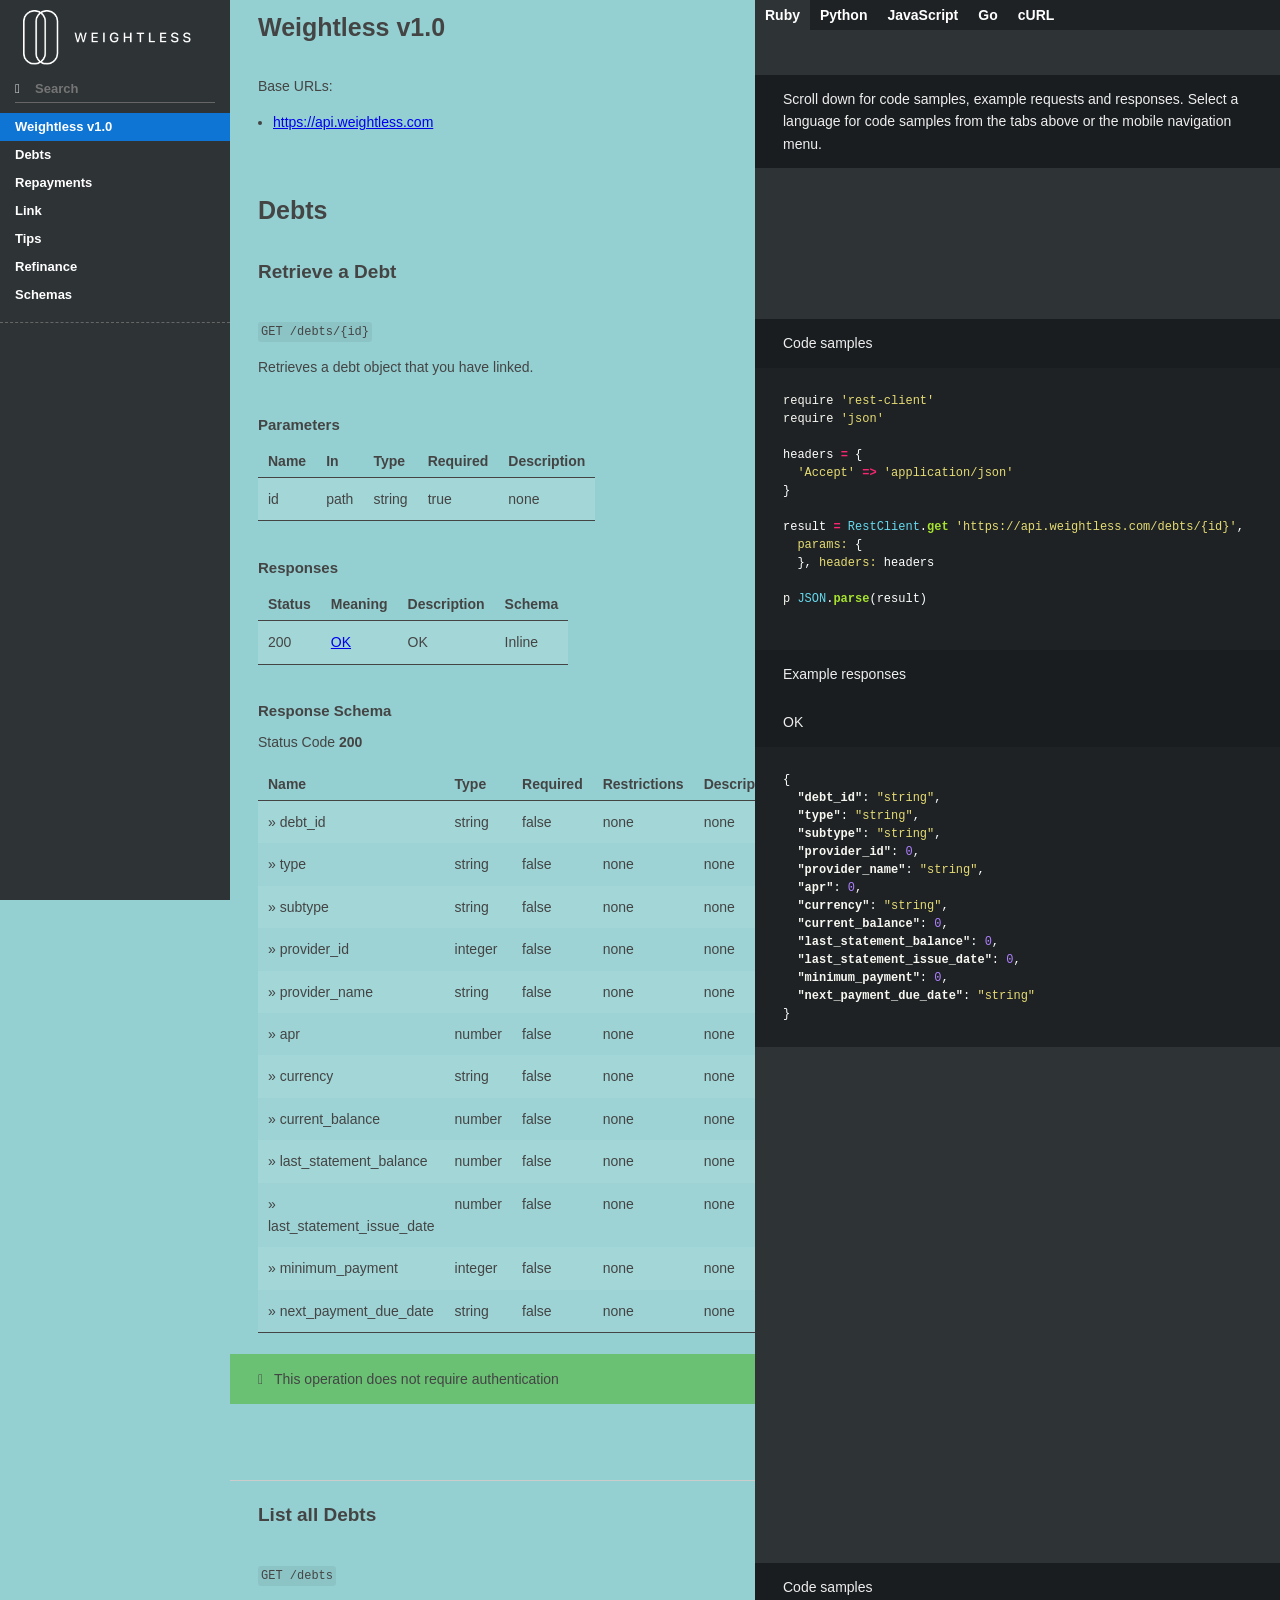
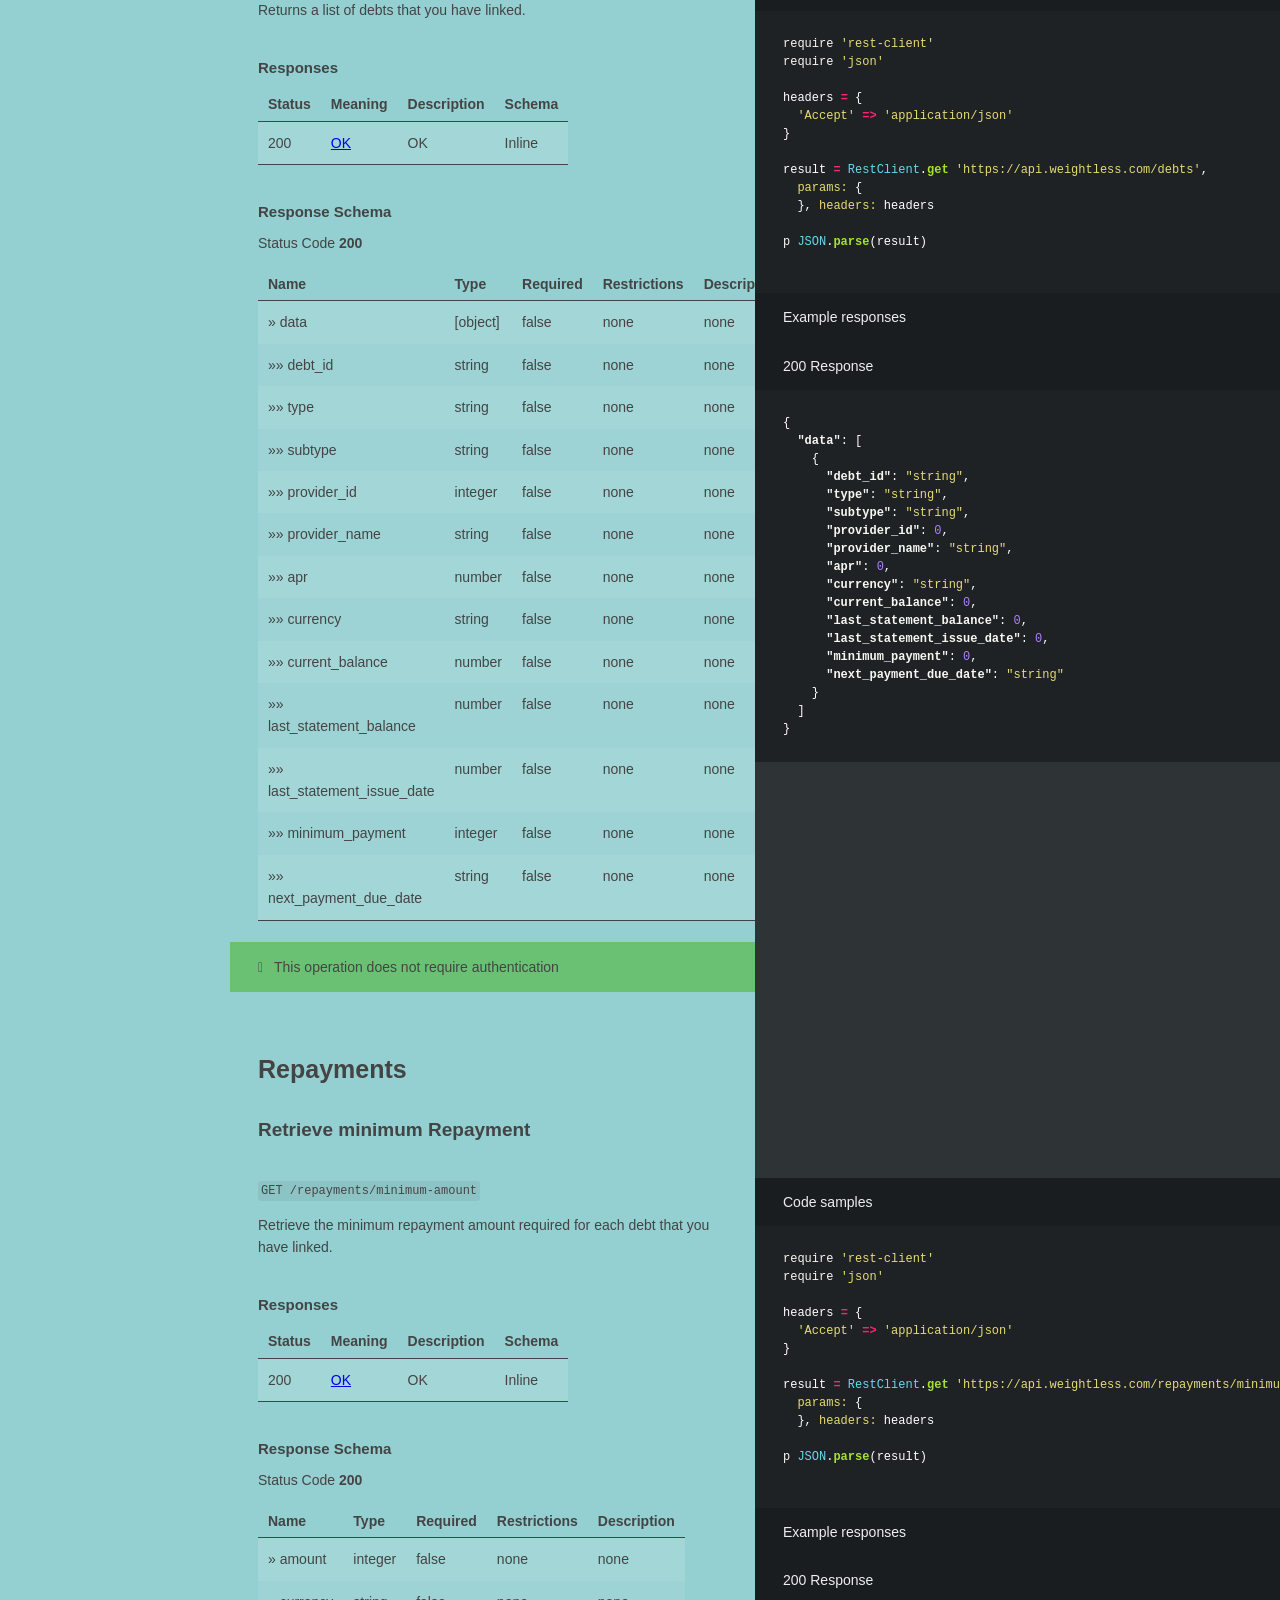
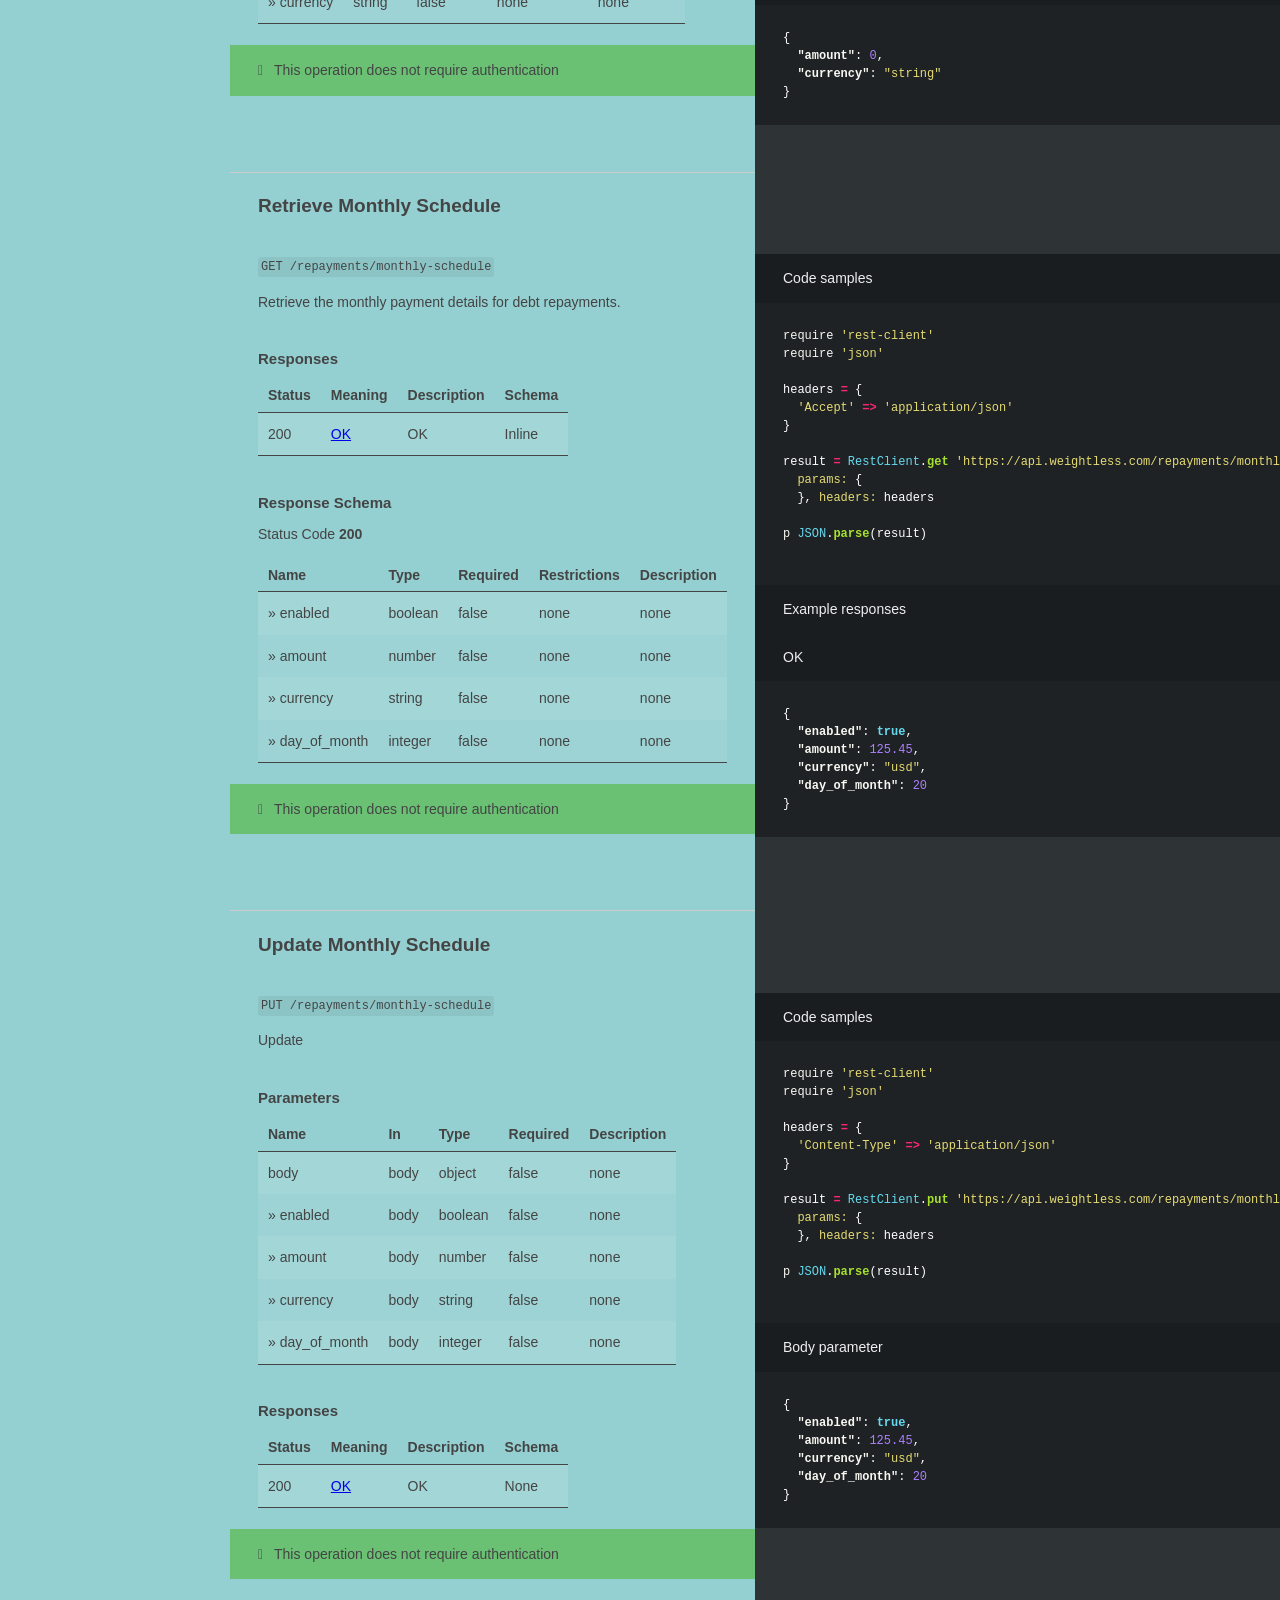
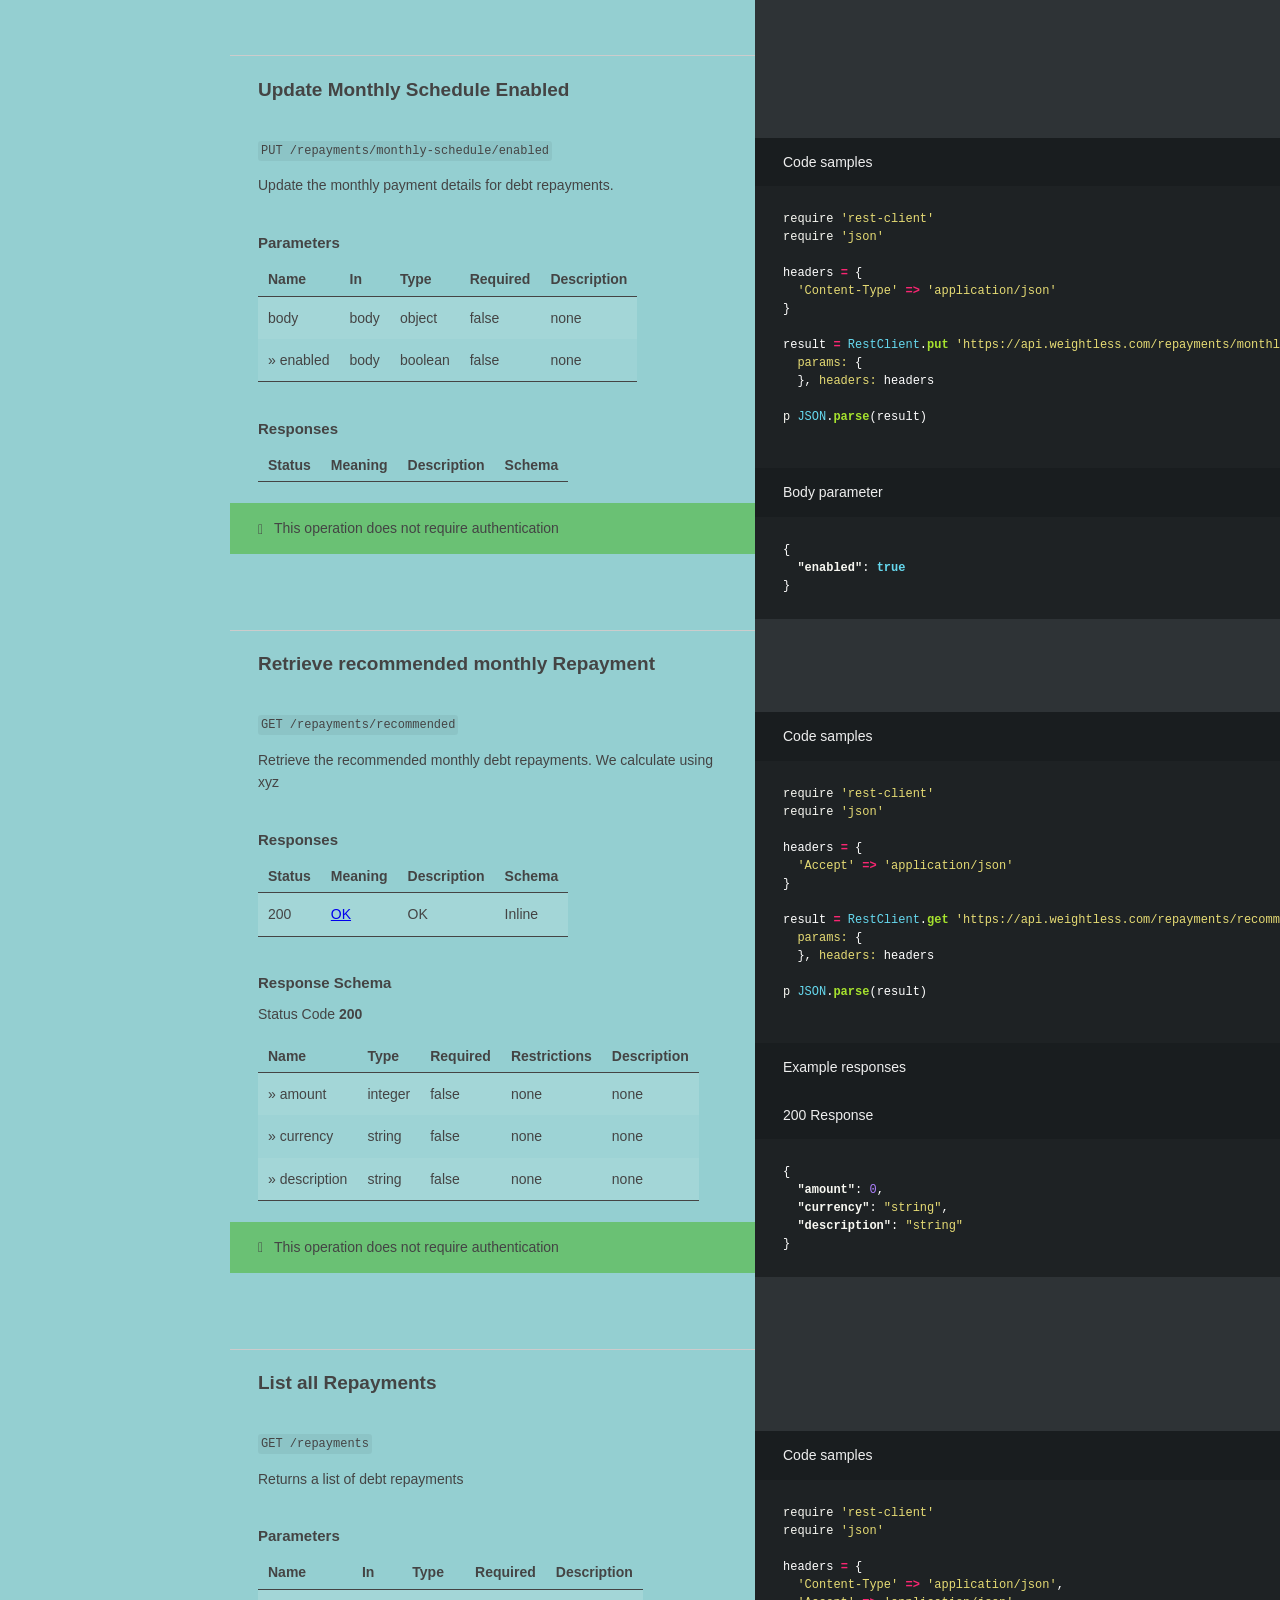
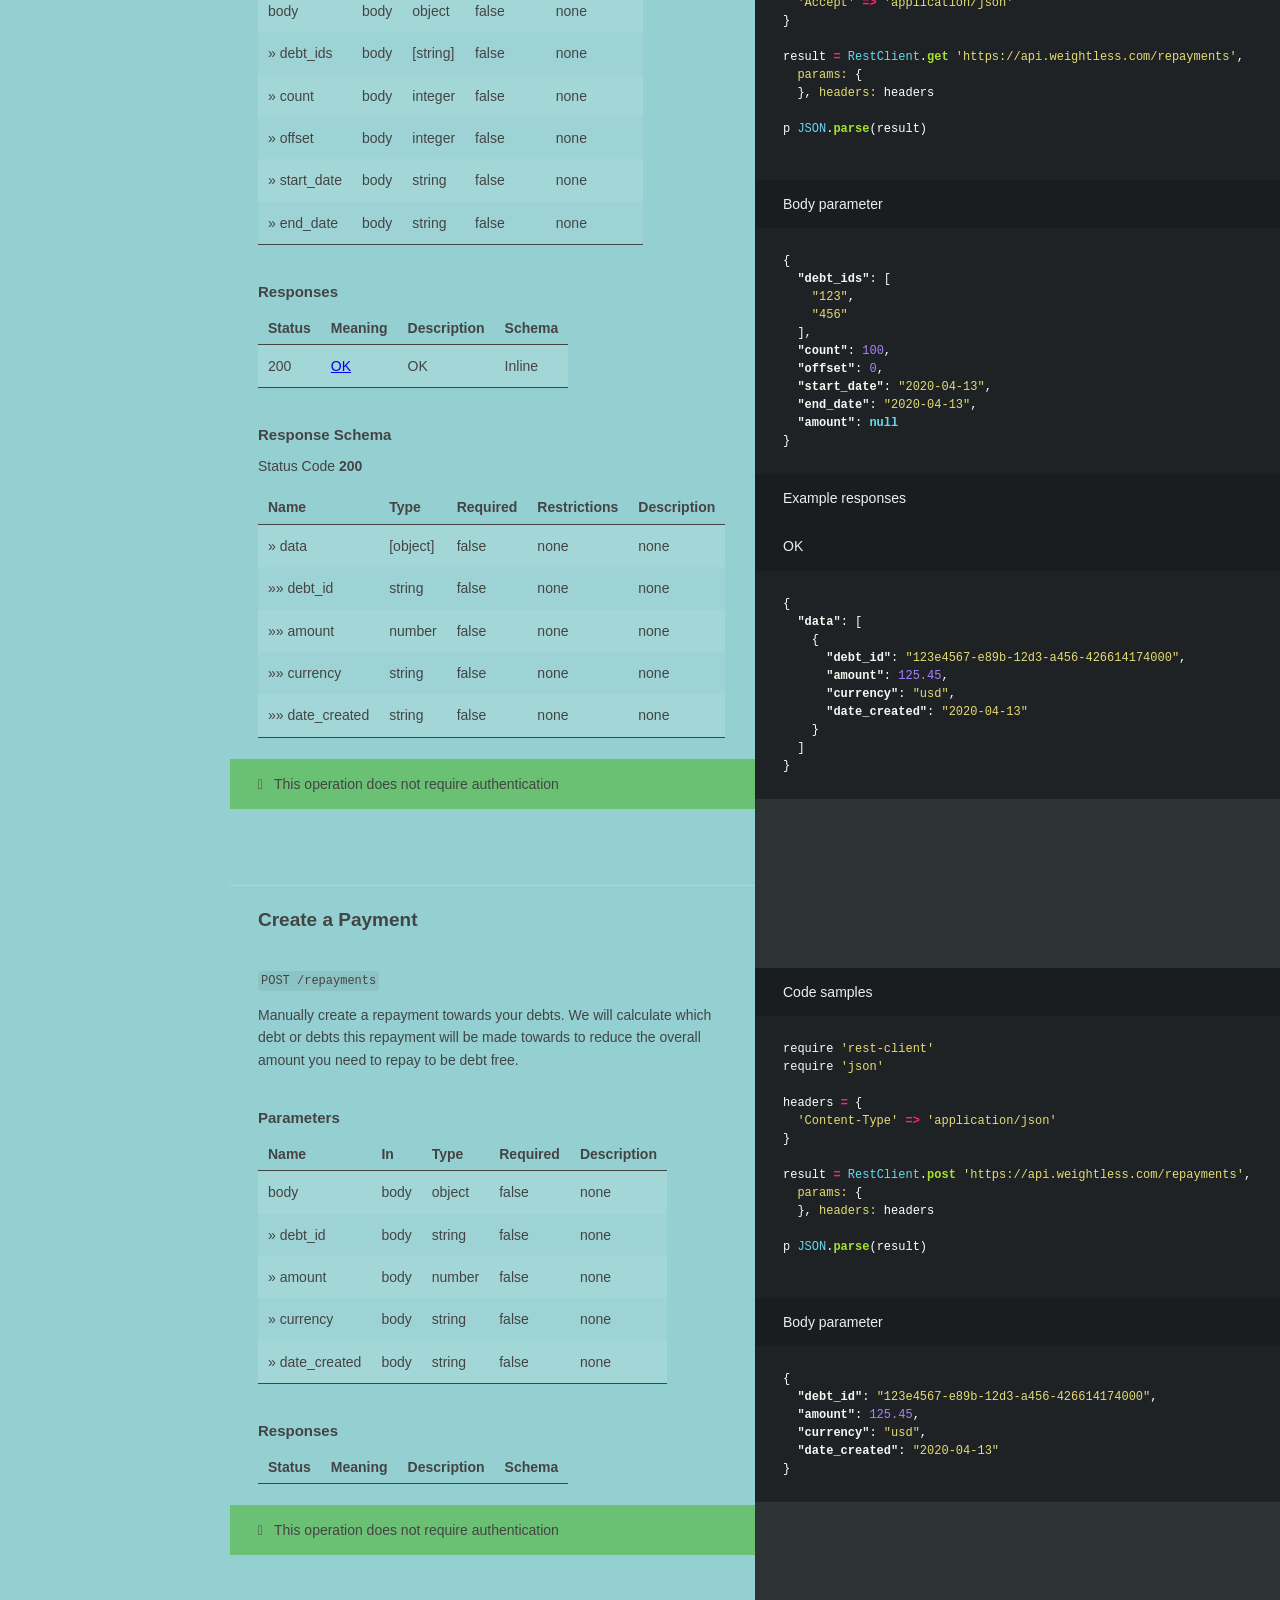
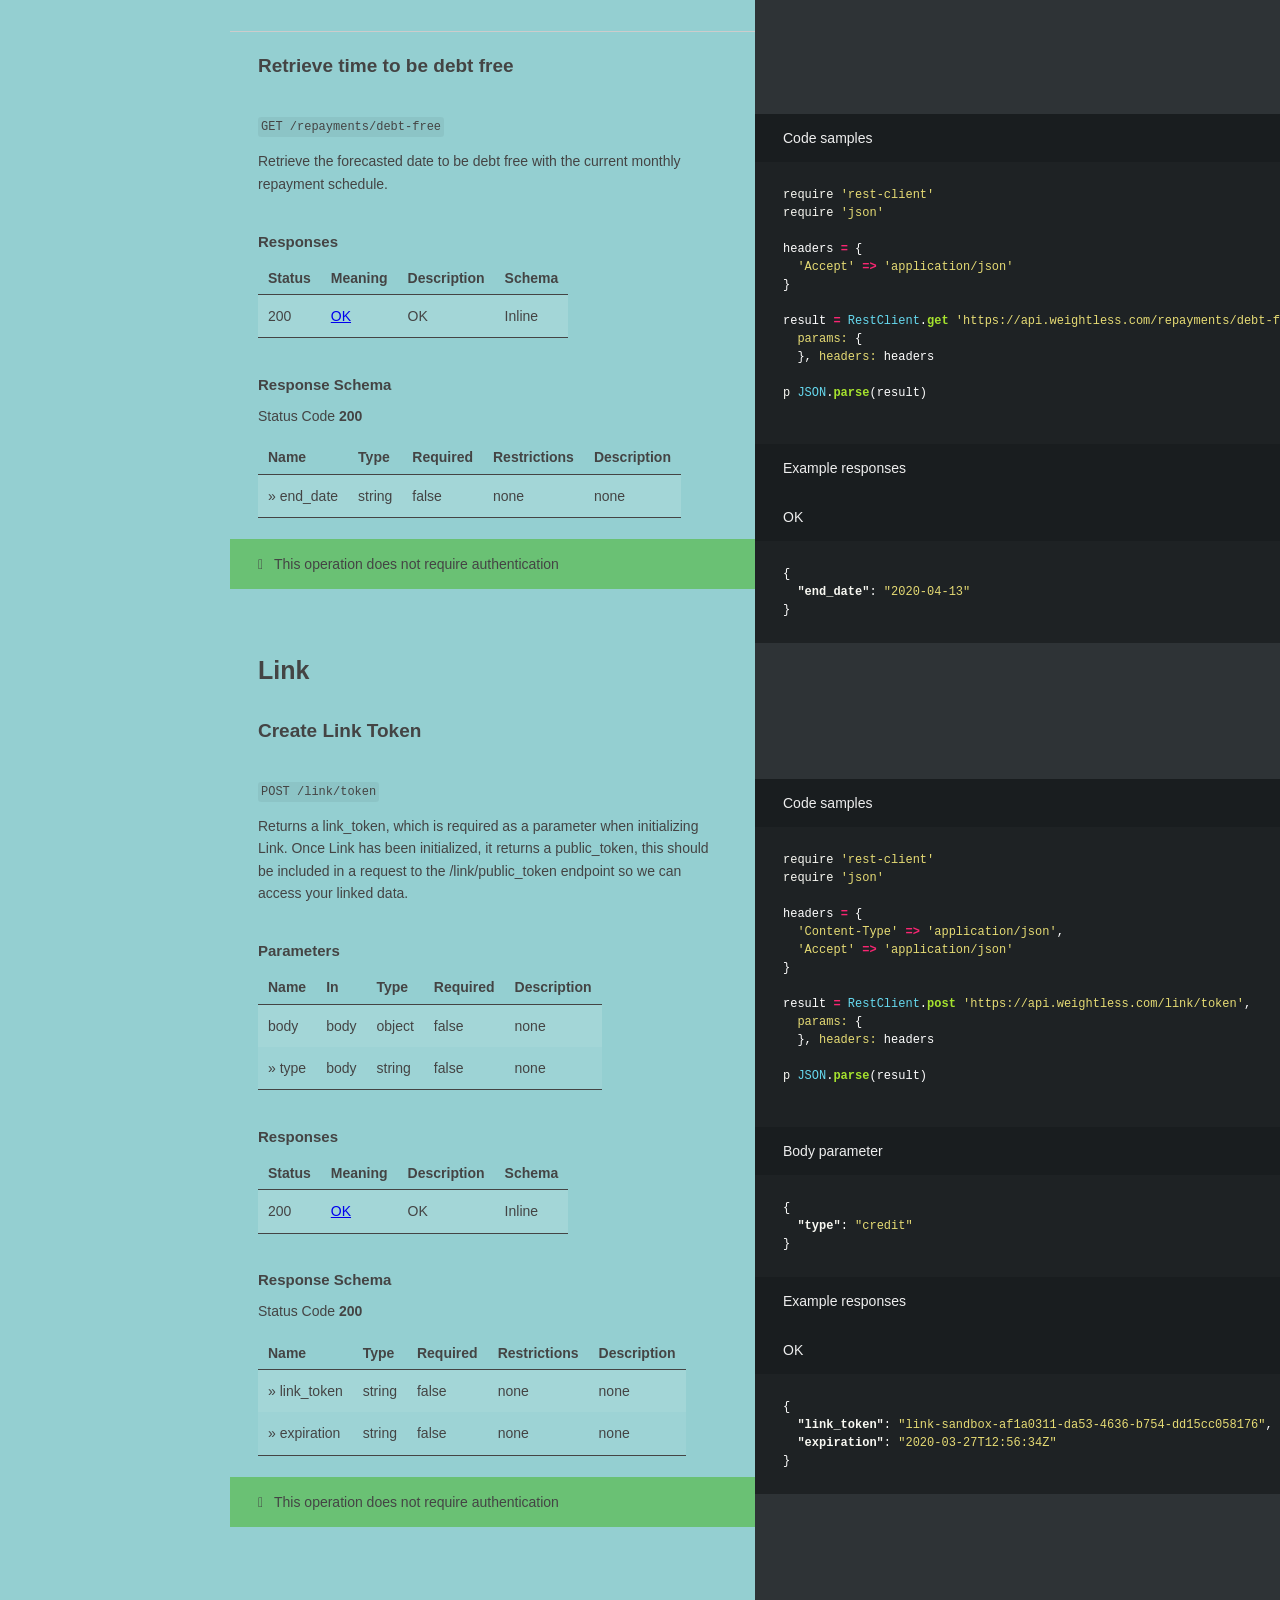
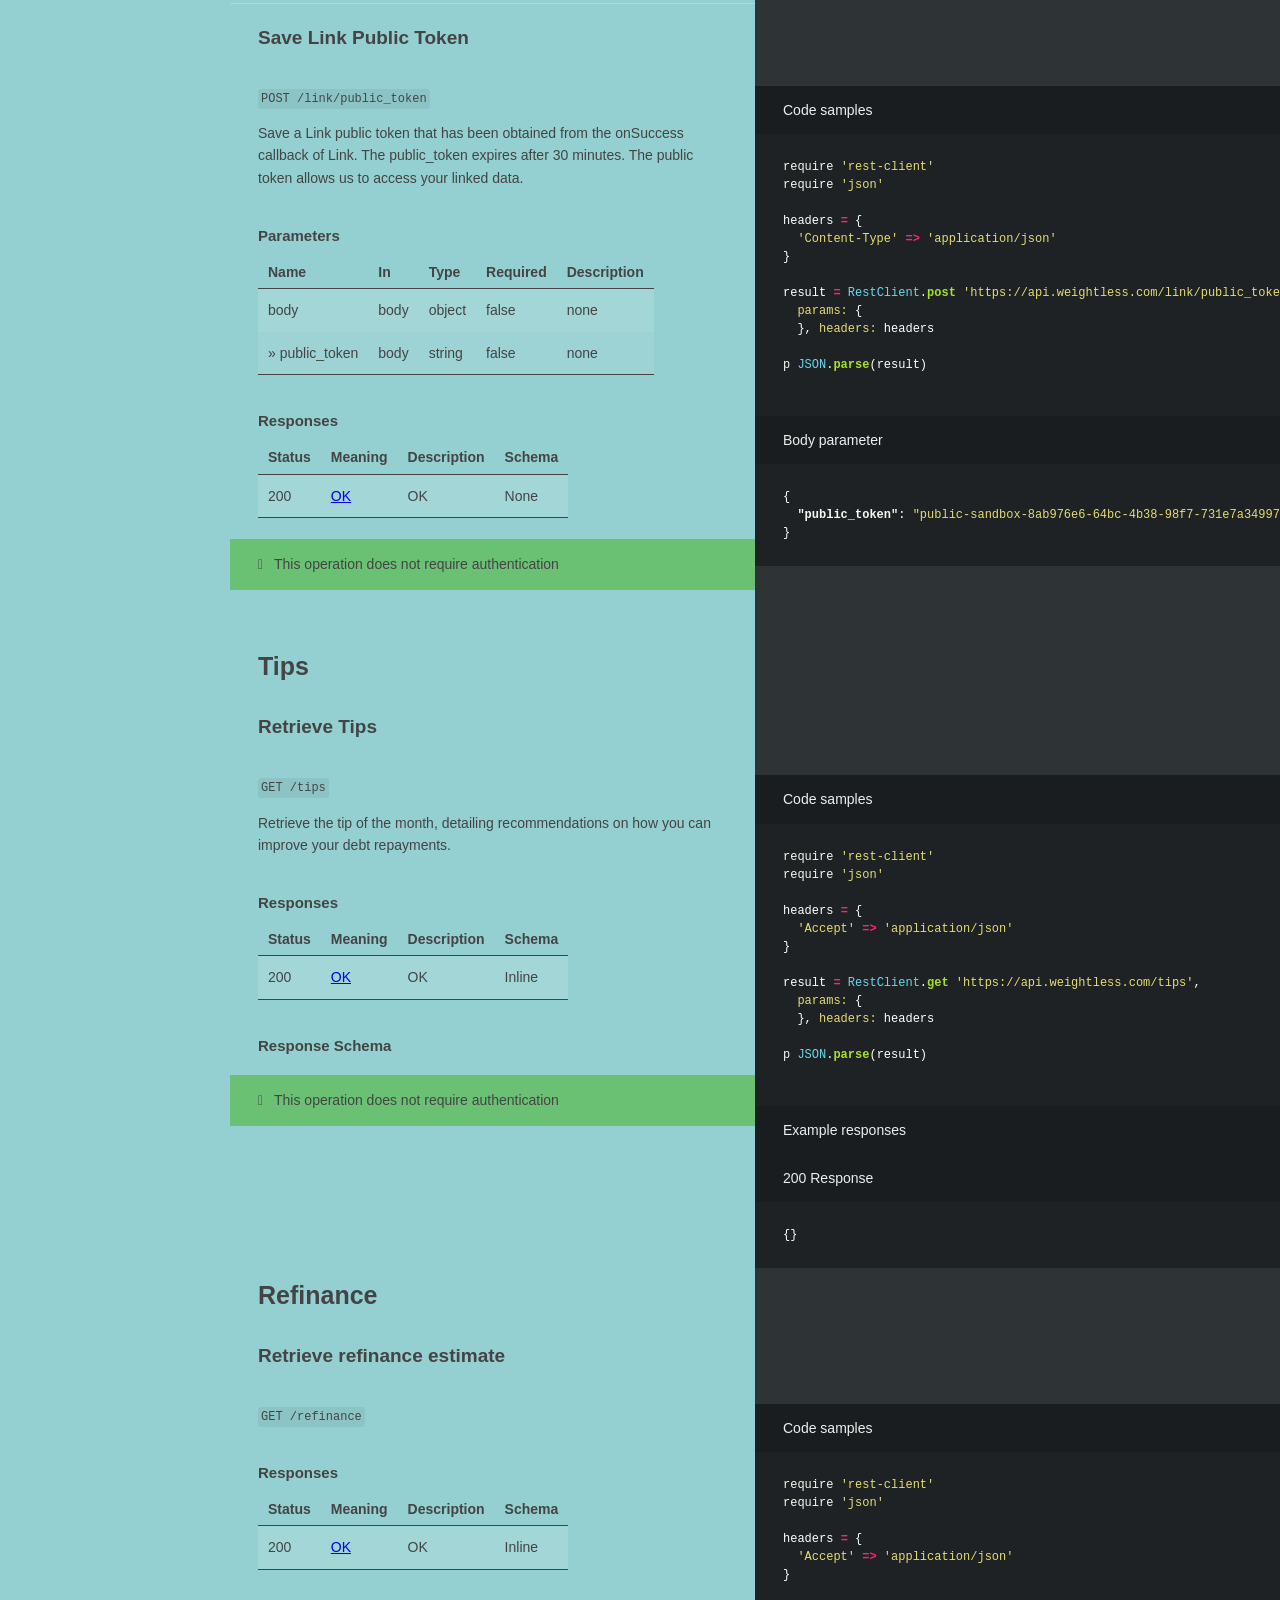
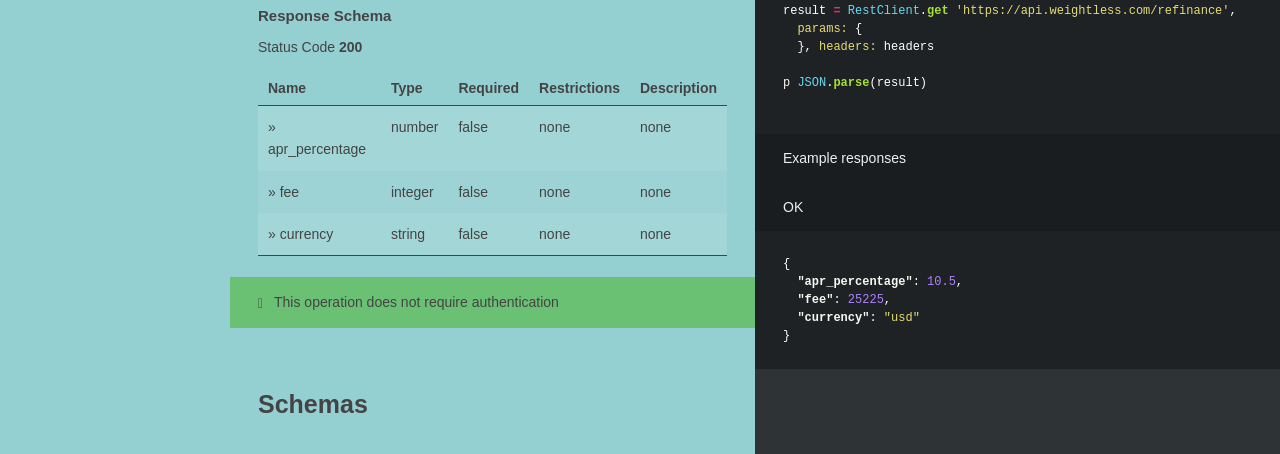
<file: 050722-index.html>
<!doctype html>
<html>
  <head>
    <meta charset="utf-8">
    <meta content="IE=edge,chrome=1" http-equiv="X-UA-Compatible">
    <meta name="viewport" content="width=device-width, initial-scale=1, maximum-scale=1">
    <title>Weightless v1.0</title>

    <style media="screen">
      .highlight table td { padding: 5px; }
.highlight table pre { margin: 0; }
.highlight .c, .highlight .ch, .highlight .cd, .highlight .cpf {
  color: #75715e;
  font-style: italic;
}
.highlight .cm {
  color: #75715e;
  font-style: italic;
}
.highlight .c1 {
  color: #75715e;
  font-style: italic;
}
.highlight .cp {
  color: #75715e;
  font-weight: bold;
}
.highlight .cs {
  color: #75715e;
  font-weight: bold;
  font-style: italic;
}
.highlight .err {
  color: #960050;
  background-color: #1e0010;
}
.highlight .gi {
  color: #ffffff;
  background-color: #324932;
}
.highlight .gd {
  color: #ffffff;
  background-color: #493131;
}
.highlight .ge {
  color: #000000;
  font-style: italic;
}
.highlight .gr {
  color: #aa0000;
}
.highlight .gt {
  color: #aa0000;
}
.highlight .gh {
  color: #999999;
}
.highlight .go {
  color: #888888;
}
.highlight .gp {
  color: #555555;
}
.highlight .gs {
  font-weight: bold;
}
.highlight .gu {
  color: #aaaaaa;
}
.highlight .k, .highlight .kv {
  color: #66d9ef;
  font-weight: bold;
}
.highlight .kc {
  color: #66d9ef;
  font-weight: bold;
}
.highlight .kd {
  color: #66d9ef;
  font-weight: bold;
}
.highlight .kp {
  color: #66d9ef;
  font-weight: bold;
}
.highlight .kr {
  color: #66d9ef;
  font-weight: bold;
}
.highlight .kt {
  color: #66d9ef;
  font-weight: bold;
}
.highlight .kn {
  color: #f92672;
  font-weight: bold;
}
.highlight .ow {
  color: #f92672;
  font-weight: bold;
}
.highlight .o {
  color: #f92672;
  font-weight: bold;
}
.highlight .mf {
  color: #ae81ff;
}
.highlight .mh {
  color: #ae81ff;
}
.highlight .il {
  color: #ae81ff;
}
.highlight .mi {
  color: #ae81ff;
}
.highlight .mo {
  color: #ae81ff;
}
.highlight .m, .highlight .mb, .highlight .mx {
  color: #ae81ff;
}
.highlight .se {
  color: #ae81ff;
}
.highlight .sa {
  color: #66d9ef;
  font-weight: bold;
}
.highlight .sb {
  color: #e6db74;
}
.highlight .sc {
  color: #e6db74;
}
.highlight .sd {
  color: #e6db74;
}
.highlight .s2 {
  color: #e6db74;
}
.highlight .sh {
  color: #e6db74;
}
.highlight .si {
  color: #e6db74;
}
.highlight .sx {
  color: #e6db74;
}
.highlight .sr {
  color: #e6db74;
}
.highlight .s1 {
  color: #e6db74;
}
.highlight .ss {
  color: #e6db74;
}
.highlight .s, .highlight .dl {
  color: #e6db74;
}
.highlight .na {
  color: #a6e22e;
}
.highlight .nc {
  color: #a6e22e;
  font-weight: bold;
}
.highlight .nd {
  color: #a6e22e;
  font-weight: bold;
}
.highlight .ne {
  color: #a6e22e;
  font-weight: bold;
}
.highlight .nf, .highlight .fm {
  color: #a6e22e;
  font-weight: bold;
}
.highlight .no {
  color: #66d9ef;
}
.highlight .bp {
  color: #f8f8f2;
}
.highlight .nb {
  color: #f8f8f2;
}
.highlight .ni {
  color: #f8f8f2;
}
.highlight .nn {
  color: #f8f8f2;
}
.highlight .vc {
  color: #f8f8f2;
}
.highlight .vg {
  color: #f8f8f2;
}
.highlight .vi {
  color: #f8f8f2;
}
.highlight .nv, .highlight .vm {
  color: #f8f8f2;
}
.highlight .w {
  color: #f8f8f2;
}
.highlight .nl {
  color: #f8f8f2;
  font-weight: bold;
}
.highlight .nt {
  color: #f92672;
}
.highlight {
  color: #f8f8f2;
  background-color: #49483e;
}
    </style>
    <style media="print">
      * {
        -webkit-transition:none!important;
        transition:none!important;
      }
      .highlight table td { padding: 5px; }
.highlight table pre { margin: 0; }
.highlight, .highlight .w {
  color: #586e75;
}
.highlight .err {
  color: #002b36;
  background-color: #dc322f;
}
.highlight .c, .highlight .ch, .highlight .cd, .highlight .cm, .highlight .cpf, .highlight .c1, .highlight .cs {
  color: #657b83;
}
.highlight .cp {
  color: #b58900;
}
.highlight .nt {
  color: #b58900;
}
.highlight .o, .highlight .ow {
  color: #93a1a1;
}
.highlight .p, .highlight .pi {
  color: #93a1a1;
}
.highlight .gi {
  color: #859900;
}
.highlight .gd {
  color: #dc322f;
}
.highlight .gh {
  color: #268bd2;
  background-color: #002b36;
  font-weight: bold;
}
.highlight .k, .highlight .kn, .highlight .kp, .highlight .kr, .highlight .kv {
  color: #6c71c4;
}
.highlight .kc {
  color: #cb4b16;
}
.highlight .kt {
  color: #cb4b16;
}
.highlight .kd {
  color: #cb4b16;
}
.highlight .s, .highlight .sb, .highlight .sc, .highlight .dl, .highlight .sd, .highlight .s2, .highlight .sh, .highlight .sx, .highlight .s1 {
  color: #859900;
}
.highlight .sa {
  color: #6c71c4;
}
.highlight .sr {
  color: #2aa198;
}
.highlight .si {
  color: #d33682;
}
.highlight .se {
  color: #d33682;
}
.highlight .nn {
  color: #b58900;
}
.highlight .nc {
  color: #b58900;
}
.highlight .no {
  color: #b58900;
}
.highlight .na {
  color: #268bd2;
}
.highlight .m, .highlight .mb, .highlight .mf, .highlight .mh, .highlight .mi, .highlight .il, .highlight .mo, .highlight .mx {
  color: #859900;
}
.highlight .ss {
  color: #859900;
}
    </style>
    <link href="stylesheets/screen-60b3db76.css" rel="stylesheet" media="screen" />
    <link href="stylesheets/print-6bd6da58.css" rel="stylesheet" media="print" />
      <script src="javascripts/all-b12a2749.js"></script>

  </head>

  <body class="x050722-index" data-languages="[&quot;ruby&quot;,&quot;python&quot;,&quot;javascript&quot;,&quot;go&quot;,&quot;shell&quot;]">
    <a href="#" id="nav-button">
      <span>
        NAV
        <img src="images/navbar-cad8cdcb.png" alt="" />
      </span>
    </a>
    <div class="toc-wrapper">
      <img src="images/logo-a65ea807.png" class="logo" alt="" />
        <div class="lang-selector">
              <a href="#" data-language-name="ruby">Ruby</a>
              <a href="#" data-language-name="python">Python</a>
              <a href="#" data-language-name="javascript">JavaScript</a>
              <a href="#" data-language-name="go">Go</a>
              <a href="#" data-language-name="shell"> cURL</a>
        </div>
        <div class="search">
          <input type="text" class="search" id="input-search" placeholder="Search">
        </div>
        <ul class="search-results"></ul>
      <ul id="toc" class="toc-list-h1">
          <li>
            <a href="#weightless" class="toc-h1 toc-link" data-title="Weightless v1.0">Weightless v1.0</a>
          </li>
          <li>
            <a href="#weightless-debts" class="toc-h1 toc-link" data-title="Debts">Debts</a>
              <ul class="toc-list-h2">
                  <li>
                    <a href="#retrieve-a-debt" class="toc-h2 toc-link" data-title="Retrieve a Debt">Retrieve a Debt</a>
                  </li>
                  <li>
                    <a href="#list-all-debts" class="toc-h2 toc-link" data-title="List all Debts">List all Debts</a>
                  </li>
              </ul>
          </li>
          <li>
            <a href="#weightless-repayments" class="toc-h1 toc-link" data-title="Repayments">Repayments</a>
              <ul class="toc-list-h2">
                  <li>
                    <a href="#retrieve-minimum-repayment" class="toc-h2 toc-link" data-title="Retrieve minimum Repayment">Retrieve minimum Repayment</a>
                  </li>
                  <li>
                    <a href="#retrieve-monthly-schedule" class="toc-h2 toc-link" data-title="Retrieve Monthly Schedule">Retrieve Monthly Schedule</a>
                  </li>
                  <li>
                    <a href="#update-monthly-schedule" class="toc-h2 toc-link" data-title="Update Monthly Schedule">Update Monthly Schedule</a>
                  </li>
                  <li>
                    <a href="#update-monthly-schedule-enabled" class="toc-h2 toc-link" data-title="Update Monthly Schedule Enabled">Update Monthly Schedule Enabled</a>
                  </li>
                  <li>
                    <a href="#retrieve-recommended-monthly-repayment" class="toc-h2 toc-link" data-title="Retrieve recommended monthly Repayment">Retrieve recommended monthly Repayment</a>
                  </li>
                  <li>
                    <a href="#list-all-repayments" class="toc-h2 toc-link" data-title="List all Repayments">List all Repayments</a>
                  </li>
                  <li>
                    <a href="#create-a-payment" class="toc-h2 toc-link" data-title="Create a Payment">Create a Payment</a>
                  </li>
                  <li>
                    <a href="#retrieve-time-to-be-debt-free" class="toc-h2 toc-link" data-title="Retrieve time to be debt free">Retrieve time to be debt free</a>
                  </li>
              </ul>
          </li>
          <li>
            <a href="#weightless-link" class="toc-h1 toc-link" data-title="Link">Link</a>
              <ul class="toc-list-h2">
                  <li>
                    <a href="#create-link-token" class="toc-h2 toc-link" data-title="Create Link Token">Create Link Token</a>
                  </li>
                  <li>
                    <a href="#save-link-public-token" class="toc-h2 toc-link" data-title="Save Link Public Token">Save Link Public Token</a>
                  </li>
              </ul>
          </li>
          <li>
            <a href="#weightless-tips" class="toc-h1 toc-link" data-title="Tips">Tips</a>
              <ul class="toc-list-h2">
                  <li>
                    <a href="#retrieve-tips" class="toc-h2 toc-link" data-title="Retrieve Tips">Retrieve Tips</a>
                  </li>
              </ul>
          </li>
          <li>
            <a href="#weightless-refinance" class="toc-h1 toc-link" data-title="Refinance">Refinance</a>
              <ul class="toc-list-h2">
                  <li>
                    <a href="#retrieve-refinance-estimate" class="toc-h2 toc-link" data-title="Retrieve refinance estimate">Retrieve refinance estimate</a>
                  </li>
              </ul>
          </li>
          <li>
            <a href="#schemas" class="toc-h1 toc-link" data-title="Schemas">Schemas</a>
          </li>
      </ul>
        <ul class="toc-footer">
        </ul>
    </div>
    <div class="page-wrapper">
      <div class="dark-box"></div>
      <div class="content">
        <!-- Generator: Widdershins v4.0.1 -->

<h1 id="weightless">Weightless v1.0</h1>

<blockquote>
<p>Scroll down for code samples, example requests and responses. Select a language for code samples from the tabs above or the mobile navigation menu.</p>
</blockquote>

<p>Base URLs:</p>

<ul>
<li><a href="https://api.weightless.com">https://api.weightless.com</a></li>
</ul>

<h1 id="weightless-debts">Debts</h1>
<h2 id='retrieve-a-debt'>Retrieve a Debt</h2>
<p><a id="opIdget-debts-by-id"></a></p>

<blockquote>
<p>Code samples</p>
</blockquote>
<div class="highlight"><pre class="highlight ruby tab-ruby"><code><span class="nb">require</span> <span class="s1">'rest-client'</span>
<span class="nb">require</span> <span class="s1">'json'</span>

<span class="n">headers</span> <span class="o">=</span> <span class="p">{</span>
  <span class="s1">'Accept'</span> <span class="o">=&gt;</span> <span class="s1">'application/json'</span>
<span class="p">}</span>

<span class="n">result</span> <span class="o">=</span> <span class="no">RestClient</span><span class="p">.</span><span class="nf">get</span> <span class="s1">'https://api.weightless.com/debts/{id}'</span><span class="p">,</span>
  <span class="ss">params: </span><span class="p">{</span>
  <span class="p">},</span> <span class="ss">headers: </span><span class="n">headers</span>

<span class="nb">p</span> <span class="no">JSON</span><span class="p">.</span><span class="nf">parse</span><span class="p">(</span><span class="n">result</span><span class="p">)</span>

</code></pre></div><div class="highlight"><pre class="highlight python tab-python"><code><span class="kn">import</span> <span class="nn">requests</span>
<span class="n">headers</span> <span class="o">=</span> <span class="p">{</span>
  <span class="s">'Accept'</span><span class="p">:</span> <span class="s">'application/json'</span>
<span class="p">}</span>

<span class="n">r</span> <span class="o">=</span> <span class="n">requests</span><span class="p">.</span><span class="n">get</span><span class="p">(</span><span class="s">'https://api.weightless.com/debts/{id}'</span><span class="p">,</span> <span class="n">headers</span> <span class="o">=</span> <span class="n">headers</span><span class="p">)</span>

<span class="k">print</span><span class="p">(</span><span class="n">r</span><span class="p">.</span><span class="n">json</span><span class="p">())</span>

</code></pre></div><div class="highlight"><pre class="highlight javascript tab-javascript"><code>
<span class="kd">const</span> <span class="nx">headers</span> <span class="o">=</span> <span class="p">{</span>
  <span class="dl">'</span><span class="s1">Accept</span><span class="dl">'</span><span class="p">:</span><span class="dl">'</span><span class="s1">application/json</span><span class="dl">'</span>
<span class="p">};</span>

<span class="nx">fetch</span><span class="p">(</span><span class="dl">'</span><span class="s1">https://api.weightless.com/debts/{id}</span><span class="dl">'</span><span class="p">,</span>
<span class="p">{</span>
  <span class="na">method</span><span class="p">:</span> <span class="dl">'</span><span class="s1">GET</span><span class="dl">'</span><span class="p">,</span>

  <span class="na">headers</span><span class="p">:</span> <span class="nx">headers</span>
<span class="p">})</span>
<span class="p">.</span><span class="nx">then</span><span class="p">(</span><span class="kd">function</span><span class="p">(</span><span class="nx">res</span><span class="p">)</span> <span class="p">{</span>
    <span class="k">return</span> <span class="nx">res</span><span class="p">.</span><span class="nx">json</span><span class="p">();</span>
<span class="p">}).</span><span class="nx">then</span><span class="p">(</span><span class="kd">function</span><span class="p">(</span><span class="nx">body</span><span class="p">)</span> <span class="p">{</span>
    <span class="nx">console</span><span class="p">.</span><span class="nx">log</span><span class="p">(</span><span class="nx">body</span><span class="p">);</span>
<span class="p">});</span>

</code></pre></div><div class="highlight"><pre class="highlight go tab-go"><code><span class="k">package</span> <span class="n">main</span>

<span class="k">import</span> <span class="p">(</span>
       <span class="s">"bytes"</span>
       <span class="s">"net/http"</span>
<span class="p">)</span>

<span class="k">func</span> <span class="n">main</span><span class="p">()</span> <span class="p">{</span>

    <span class="n">headers</span> <span class="o">:=</span> <span class="k">map</span><span class="p">[</span><span class="kt">string</span><span class="p">][]</span><span class="kt">string</span><span class="p">{</span>
        <span class="s">"Accept"</span><span class="o">:</span> <span class="p">[]</span><span class="kt">string</span><span class="p">{</span><span class="s">"application/json"</span><span class="p">},</span>
    <span class="p">}</span>

    <span class="n">data</span> <span class="o">:=</span> <span class="n">bytes</span><span class="o">.</span><span class="n">NewBuffer</span><span class="p">([]</span><span class="kt">byte</span><span class="p">{</span><span class="n">jsonReq</span><span class="p">})</span>
    <span class="n">req</span><span class="p">,</span> <span class="n">err</span> <span class="o">:=</span> <span class="n">http</span><span class="o">.</span><span class="n">NewRequest</span><span class="p">(</span><span class="s">"GET"</span><span class="p">,</span> <span class="s">"https://api.weightless.com/debts/{id}"</span><span class="p">,</span> <span class="n">data</span><span class="p">)</span>
    <span class="n">req</span><span class="o">.</span><span class="n">Header</span> <span class="o">=</span> <span class="n">headers</span>

    <span class="n">client</span> <span class="o">:=</span> <span class="o">&amp;</span><span class="n">http</span><span class="o">.</span><span class="n">Client</span><span class="p">{}</span>
    <span class="n">resp</span><span class="p">,</span> <span class="n">err</span> <span class="o">:=</span> <span class="n">client</span><span class="o">.</span><span class="n">Do</span><span class="p">(</span><span class="n">req</span><span class="p">)</span>
    <span class="c">// ...</span>
<span class="p">}</span>

</code></pre></div><div class="highlight"><pre class="highlight shell tab-shell"><code><span class="c"># You can also use wget</span>
curl <span class="nt">-X</span> GET https://api.weightless.com/debts/<span class="o">{</span><span class="nb">id</span><span class="o">}</span> <span class="se">\</span>
  <span class="nt">-H</span> <span class="s1">'Accept: application/json'</span>

</code></pre></div>
<p><code>GET /debts/{id}</code></p>

<p>Retrieves a debt object that you have linked.</p>

<h3 id="retrieve-a-debt-parameters">Parameters</h3>

<table><thead>
<tr>
<th>Name</th>
<th>In</th>
<th>Type</th>
<th>Required</th>
<th>Description</th>
</tr>
</thead><tbody>
<tr>
<td>id</td>
<td>path</td>
<td>string</td>
<td>true</td>
<td>none</td>
</tr>
</tbody></table>

<blockquote>
<p>Example responses</p>

<p>OK</p>
</blockquote>
<div class="highlight"><pre class="highlight json tab-json"><code><span class="p">{</span><span class="w">
  </span><span class="nl">"debt_id"</span><span class="p">:</span><span class="w"> </span><span class="s2">"string"</span><span class="p">,</span><span class="w">
  </span><span class="nl">"type"</span><span class="p">:</span><span class="w"> </span><span class="s2">"string"</span><span class="p">,</span><span class="w">
  </span><span class="nl">"subtype"</span><span class="p">:</span><span class="w"> </span><span class="s2">"string"</span><span class="p">,</span><span class="w">
  </span><span class="nl">"provider_id"</span><span class="p">:</span><span class="w"> </span><span class="mi">0</span><span class="p">,</span><span class="w">
  </span><span class="nl">"provider_name"</span><span class="p">:</span><span class="w"> </span><span class="s2">"string"</span><span class="p">,</span><span class="w">
  </span><span class="nl">"apr"</span><span class="p">:</span><span class="w"> </span><span class="mi">0</span><span class="p">,</span><span class="w">
  </span><span class="nl">"currency"</span><span class="p">:</span><span class="w"> </span><span class="s2">"string"</span><span class="p">,</span><span class="w">
  </span><span class="nl">"current_balance"</span><span class="p">:</span><span class="w"> </span><span class="mi">0</span><span class="p">,</span><span class="w">
  </span><span class="nl">"last_statement_balance"</span><span class="p">:</span><span class="w"> </span><span class="mi">0</span><span class="p">,</span><span class="w">
  </span><span class="nl">"last_statement_issue_date"</span><span class="p">:</span><span class="w"> </span><span class="mi">0</span><span class="p">,</span><span class="w">
  </span><span class="nl">"minimum_payment"</span><span class="p">:</span><span class="w"> </span><span class="mi">0</span><span class="p">,</span><span class="w">
  </span><span class="nl">"next_payment_due_date"</span><span class="p">:</span><span class="w"> </span><span class="s2">"string"</span><span class="w">
</span><span class="p">}</span><span class="w">
</span></code></pre></div>
<h3 id="retrieve-a-debt-responses">Responses</h3>

<table><thead>
<tr>
<th>Status</th>
<th>Meaning</th>
<th>Description</th>
<th>Schema</th>
</tr>
</thead><tbody>
<tr>
<td>200</td>
<td><a href="https://tools.ietf.org/html/rfc7231#section-6.3.1">OK</a></td>
<td>OK</td>
<td>Inline</td>
</tr>
</tbody></table>

<h3 id="retrieve-a-debt-responseschema">Response Schema</h3>

<p>Status Code <strong>200</strong></p>

<table><thead>
<tr>
<th>Name</th>
<th>Type</th>
<th>Required</th>
<th>Restrictions</th>
<th>Description</th>
</tr>
</thead><tbody>
<tr>
<td>» debt_id</td>
<td>string</td>
<td>false</td>
<td>none</td>
<td>none</td>
</tr>
<tr>
<td>» type</td>
<td>string</td>
<td>false</td>
<td>none</td>
<td>none</td>
</tr>
<tr>
<td>» subtype</td>
<td>string</td>
<td>false</td>
<td>none</td>
<td>none</td>
</tr>
<tr>
<td>» provider_id</td>
<td>integer</td>
<td>false</td>
<td>none</td>
<td>none</td>
</tr>
<tr>
<td>» provider_name</td>
<td>string</td>
<td>false</td>
<td>none</td>
<td>none</td>
</tr>
<tr>
<td>» apr</td>
<td>number</td>
<td>false</td>
<td>none</td>
<td>none</td>
</tr>
<tr>
<td>» currency</td>
<td>string</td>
<td>false</td>
<td>none</td>
<td>none</td>
</tr>
<tr>
<td>» current_balance</td>
<td>number</td>
<td>false</td>
<td>none</td>
<td>none</td>
</tr>
<tr>
<td>» last_statement_balance</td>
<td>number</td>
<td>false</td>
<td>none</td>
<td>none</td>
</tr>
<tr>
<td>» last_statement_issue_date</td>
<td>number</td>
<td>false</td>
<td>none</td>
<td>none</td>
</tr>
<tr>
<td>» minimum_payment</td>
<td>integer</td>
<td>false</td>
<td>none</td>
<td>none</td>
</tr>
<tr>
<td>» next_payment_due_date</td>
<td>string</td>
<td>false</td>
<td>none</td>
<td>none</td>
</tr>
</tbody></table>

<aside class="success">
This operation does not require authentication
</aside>
<h2 id='list-all-debts'>List all Debts</h2>
<p><a id="opIdget-debts"></a></p>

<blockquote>
<p>Code samples</p>
</blockquote>
<div class="highlight"><pre class="highlight ruby tab-ruby"><code><span class="nb">require</span> <span class="s1">'rest-client'</span>
<span class="nb">require</span> <span class="s1">'json'</span>

<span class="n">headers</span> <span class="o">=</span> <span class="p">{</span>
  <span class="s1">'Accept'</span> <span class="o">=&gt;</span> <span class="s1">'application/json'</span>
<span class="p">}</span>

<span class="n">result</span> <span class="o">=</span> <span class="no">RestClient</span><span class="p">.</span><span class="nf">get</span> <span class="s1">'https://api.weightless.com/debts'</span><span class="p">,</span>
  <span class="ss">params: </span><span class="p">{</span>
  <span class="p">},</span> <span class="ss">headers: </span><span class="n">headers</span>

<span class="nb">p</span> <span class="no">JSON</span><span class="p">.</span><span class="nf">parse</span><span class="p">(</span><span class="n">result</span><span class="p">)</span>

</code></pre></div><div class="highlight"><pre class="highlight python tab-python"><code><span class="kn">import</span> <span class="nn">requests</span>
<span class="n">headers</span> <span class="o">=</span> <span class="p">{</span>
  <span class="s">'Accept'</span><span class="p">:</span> <span class="s">'application/json'</span>
<span class="p">}</span>

<span class="n">r</span> <span class="o">=</span> <span class="n">requests</span><span class="p">.</span><span class="n">get</span><span class="p">(</span><span class="s">'https://api.weightless.com/debts'</span><span class="p">,</span> <span class="n">headers</span> <span class="o">=</span> <span class="n">headers</span><span class="p">)</span>

<span class="k">print</span><span class="p">(</span><span class="n">r</span><span class="p">.</span><span class="n">json</span><span class="p">())</span>

</code></pre></div><div class="highlight"><pre class="highlight javascript tab-javascript"><code>
<span class="kd">const</span> <span class="nx">headers</span> <span class="o">=</span> <span class="p">{</span>
  <span class="dl">'</span><span class="s1">Accept</span><span class="dl">'</span><span class="p">:</span><span class="dl">'</span><span class="s1">application/json</span><span class="dl">'</span>
<span class="p">};</span>

<span class="nx">fetch</span><span class="p">(</span><span class="dl">'</span><span class="s1">https://api.weightless.com/debts</span><span class="dl">'</span><span class="p">,</span>
<span class="p">{</span>
  <span class="na">method</span><span class="p">:</span> <span class="dl">'</span><span class="s1">GET</span><span class="dl">'</span><span class="p">,</span>

  <span class="na">headers</span><span class="p">:</span> <span class="nx">headers</span>
<span class="p">})</span>
<span class="p">.</span><span class="nx">then</span><span class="p">(</span><span class="kd">function</span><span class="p">(</span><span class="nx">res</span><span class="p">)</span> <span class="p">{</span>
    <span class="k">return</span> <span class="nx">res</span><span class="p">.</span><span class="nx">json</span><span class="p">();</span>
<span class="p">}).</span><span class="nx">then</span><span class="p">(</span><span class="kd">function</span><span class="p">(</span><span class="nx">body</span><span class="p">)</span> <span class="p">{</span>
    <span class="nx">console</span><span class="p">.</span><span class="nx">log</span><span class="p">(</span><span class="nx">body</span><span class="p">);</span>
<span class="p">});</span>

</code></pre></div><div class="highlight"><pre class="highlight go tab-go"><code><span class="k">package</span> <span class="n">main</span>

<span class="k">import</span> <span class="p">(</span>
       <span class="s">"bytes"</span>
       <span class="s">"net/http"</span>
<span class="p">)</span>

<span class="k">func</span> <span class="n">main</span><span class="p">()</span> <span class="p">{</span>

    <span class="n">headers</span> <span class="o">:=</span> <span class="k">map</span><span class="p">[</span><span class="kt">string</span><span class="p">][]</span><span class="kt">string</span><span class="p">{</span>
        <span class="s">"Accept"</span><span class="o">:</span> <span class="p">[]</span><span class="kt">string</span><span class="p">{</span><span class="s">"application/json"</span><span class="p">},</span>
    <span class="p">}</span>

    <span class="n">data</span> <span class="o">:=</span> <span class="n">bytes</span><span class="o">.</span><span class="n">NewBuffer</span><span class="p">([]</span><span class="kt">byte</span><span class="p">{</span><span class="n">jsonReq</span><span class="p">})</span>
    <span class="n">req</span><span class="p">,</span> <span class="n">err</span> <span class="o">:=</span> <span class="n">http</span><span class="o">.</span><span class="n">NewRequest</span><span class="p">(</span><span class="s">"GET"</span><span class="p">,</span> <span class="s">"https://api.weightless.com/debts"</span><span class="p">,</span> <span class="n">data</span><span class="p">)</span>
    <span class="n">req</span><span class="o">.</span><span class="n">Header</span> <span class="o">=</span> <span class="n">headers</span>

    <span class="n">client</span> <span class="o">:=</span> <span class="o">&amp;</span><span class="n">http</span><span class="o">.</span><span class="n">Client</span><span class="p">{}</span>
    <span class="n">resp</span><span class="p">,</span> <span class="n">err</span> <span class="o">:=</span> <span class="n">client</span><span class="o">.</span><span class="n">Do</span><span class="p">(</span><span class="n">req</span><span class="p">)</span>
    <span class="c">// ...</span>
<span class="p">}</span>

</code></pre></div><div class="highlight"><pre class="highlight shell tab-shell"><code><span class="c"># You can also use wget</span>
curl <span class="nt">-X</span> GET https://api.weightless.com/debts <span class="se">\</span>
  <span class="nt">-H</span> <span class="s1">'Accept: application/json'</span>

</code></pre></div>
<p><code>GET /debts</code></p>

<p>Returns a list of debts that you have linked.</p>

<blockquote>
<p>Example responses</p>

<p>200 Response</p>
</blockquote>
<div class="highlight"><pre class="highlight json tab-json"><code><span class="p">{</span><span class="w">
  </span><span class="nl">"data"</span><span class="p">:</span><span class="w"> </span><span class="p">[</span><span class="w">
    </span><span class="p">{</span><span class="w">
      </span><span class="nl">"debt_id"</span><span class="p">:</span><span class="w"> </span><span class="s2">"string"</span><span class="p">,</span><span class="w">
      </span><span class="nl">"type"</span><span class="p">:</span><span class="w"> </span><span class="s2">"string"</span><span class="p">,</span><span class="w">
      </span><span class="nl">"subtype"</span><span class="p">:</span><span class="w"> </span><span class="s2">"string"</span><span class="p">,</span><span class="w">
      </span><span class="nl">"provider_id"</span><span class="p">:</span><span class="w"> </span><span class="mi">0</span><span class="p">,</span><span class="w">
      </span><span class="nl">"provider_name"</span><span class="p">:</span><span class="w"> </span><span class="s2">"string"</span><span class="p">,</span><span class="w">
      </span><span class="nl">"apr"</span><span class="p">:</span><span class="w"> </span><span class="mi">0</span><span class="p">,</span><span class="w">
      </span><span class="nl">"currency"</span><span class="p">:</span><span class="w"> </span><span class="s2">"string"</span><span class="p">,</span><span class="w">
      </span><span class="nl">"current_balance"</span><span class="p">:</span><span class="w"> </span><span class="mi">0</span><span class="p">,</span><span class="w">
      </span><span class="nl">"last_statement_balance"</span><span class="p">:</span><span class="w"> </span><span class="mi">0</span><span class="p">,</span><span class="w">
      </span><span class="nl">"last_statement_issue_date"</span><span class="p">:</span><span class="w"> </span><span class="mi">0</span><span class="p">,</span><span class="w">
      </span><span class="nl">"minimum_payment"</span><span class="p">:</span><span class="w"> </span><span class="mi">0</span><span class="p">,</span><span class="w">
      </span><span class="nl">"next_payment_due_date"</span><span class="p">:</span><span class="w"> </span><span class="s2">"string"</span><span class="w">
    </span><span class="p">}</span><span class="w">
  </span><span class="p">]</span><span class="w">
</span><span class="p">}</span><span class="w">
</span></code></pre></div>
<h3 id="list-all-debts-responses">Responses</h3>

<table><thead>
<tr>
<th>Status</th>
<th>Meaning</th>
<th>Description</th>
<th>Schema</th>
</tr>
</thead><tbody>
<tr>
<td>200</td>
<td><a href="https://tools.ietf.org/html/rfc7231#section-6.3.1">OK</a></td>
<td>OK</td>
<td>Inline</td>
</tr>
</tbody></table>

<h3 id="list-all-debts-responseschema">Response Schema</h3>

<p>Status Code <strong>200</strong></p>

<table><thead>
<tr>
<th>Name</th>
<th>Type</th>
<th>Required</th>
<th>Restrictions</th>
<th>Description</th>
</tr>
</thead><tbody>
<tr>
<td>» data</td>
<td>[object]</td>
<td>false</td>
<td>none</td>
<td>none</td>
</tr>
<tr>
<td>»» debt_id</td>
<td>string</td>
<td>false</td>
<td>none</td>
<td>none</td>
</tr>
<tr>
<td>»» type</td>
<td>string</td>
<td>false</td>
<td>none</td>
<td>none</td>
</tr>
<tr>
<td>»» subtype</td>
<td>string</td>
<td>false</td>
<td>none</td>
<td>none</td>
</tr>
<tr>
<td>»» provider_id</td>
<td>integer</td>
<td>false</td>
<td>none</td>
<td>none</td>
</tr>
<tr>
<td>»» provider_name</td>
<td>string</td>
<td>false</td>
<td>none</td>
<td>none</td>
</tr>
<tr>
<td>»» apr</td>
<td>number</td>
<td>false</td>
<td>none</td>
<td>none</td>
</tr>
<tr>
<td>»» currency</td>
<td>string</td>
<td>false</td>
<td>none</td>
<td>none</td>
</tr>
<tr>
<td>»» current_balance</td>
<td>number</td>
<td>false</td>
<td>none</td>
<td>none</td>
</tr>
<tr>
<td>»» last_statement_balance</td>
<td>number</td>
<td>false</td>
<td>none</td>
<td>none</td>
</tr>
<tr>
<td>»» last_statement_issue_date</td>
<td>number</td>
<td>false</td>
<td>none</td>
<td>none</td>
</tr>
<tr>
<td>»» minimum_payment</td>
<td>integer</td>
<td>false</td>
<td>none</td>
<td>none</td>
</tr>
<tr>
<td>»» next_payment_due_date</td>
<td>string</td>
<td>false</td>
<td>none</td>
<td>none</td>
</tr>
</tbody></table>

<aside class="success">
This operation does not require authentication
</aside>

<h1 id="weightless-repayments">Repayments</h1>
<h2 id='retrieve-minimum-repayment'>Retrieve minimum Repayment</h2>
<p><a id="opIdget-debts-minimum-payment"></a></p>

<blockquote>
<p>Code samples</p>
</blockquote>
<div class="highlight"><pre class="highlight ruby tab-ruby"><code><span class="nb">require</span> <span class="s1">'rest-client'</span>
<span class="nb">require</span> <span class="s1">'json'</span>

<span class="n">headers</span> <span class="o">=</span> <span class="p">{</span>
  <span class="s1">'Accept'</span> <span class="o">=&gt;</span> <span class="s1">'application/json'</span>
<span class="p">}</span>

<span class="n">result</span> <span class="o">=</span> <span class="no">RestClient</span><span class="p">.</span><span class="nf">get</span> <span class="s1">'https://api.weightless.com/repayments/minimum-amount'</span><span class="p">,</span>
  <span class="ss">params: </span><span class="p">{</span>
  <span class="p">},</span> <span class="ss">headers: </span><span class="n">headers</span>

<span class="nb">p</span> <span class="no">JSON</span><span class="p">.</span><span class="nf">parse</span><span class="p">(</span><span class="n">result</span><span class="p">)</span>

</code></pre></div><div class="highlight"><pre class="highlight python tab-python"><code><span class="kn">import</span> <span class="nn">requests</span>
<span class="n">headers</span> <span class="o">=</span> <span class="p">{</span>
  <span class="s">'Accept'</span><span class="p">:</span> <span class="s">'application/json'</span>
<span class="p">}</span>

<span class="n">r</span> <span class="o">=</span> <span class="n">requests</span><span class="p">.</span><span class="n">get</span><span class="p">(</span><span class="s">'https://api.weightless.com/repayments/minimum-amount'</span><span class="p">,</span> <span class="n">headers</span> <span class="o">=</span> <span class="n">headers</span><span class="p">)</span>

<span class="k">print</span><span class="p">(</span><span class="n">r</span><span class="p">.</span><span class="n">json</span><span class="p">())</span>

</code></pre></div><div class="highlight"><pre class="highlight javascript tab-javascript"><code>
<span class="kd">const</span> <span class="nx">headers</span> <span class="o">=</span> <span class="p">{</span>
  <span class="dl">'</span><span class="s1">Accept</span><span class="dl">'</span><span class="p">:</span><span class="dl">'</span><span class="s1">application/json</span><span class="dl">'</span>
<span class="p">};</span>

<span class="nx">fetch</span><span class="p">(</span><span class="dl">'</span><span class="s1">https://api.weightless.com/repayments/minimum-amount</span><span class="dl">'</span><span class="p">,</span>
<span class="p">{</span>
  <span class="na">method</span><span class="p">:</span> <span class="dl">'</span><span class="s1">GET</span><span class="dl">'</span><span class="p">,</span>

  <span class="na">headers</span><span class="p">:</span> <span class="nx">headers</span>
<span class="p">})</span>
<span class="p">.</span><span class="nx">then</span><span class="p">(</span><span class="kd">function</span><span class="p">(</span><span class="nx">res</span><span class="p">)</span> <span class="p">{</span>
    <span class="k">return</span> <span class="nx">res</span><span class="p">.</span><span class="nx">json</span><span class="p">();</span>
<span class="p">}).</span><span class="nx">then</span><span class="p">(</span><span class="kd">function</span><span class="p">(</span><span class="nx">body</span><span class="p">)</span> <span class="p">{</span>
    <span class="nx">console</span><span class="p">.</span><span class="nx">log</span><span class="p">(</span><span class="nx">body</span><span class="p">);</span>
<span class="p">});</span>

</code></pre></div><div class="highlight"><pre class="highlight go tab-go"><code><span class="k">package</span> <span class="n">main</span>

<span class="k">import</span> <span class="p">(</span>
       <span class="s">"bytes"</span>
       <span class="s">"net/http"</span>
<span class="p">)</span>

<span class="k">func</span> <span class="n">main</span><span class="p">()</span> <span class="p">{</span>

    <span class="n">headers</span> <span class="o">:=</span> <span class="k">map</span><span class="p">[</span><span class="kt">string</span><span class="p">][]</span><span class="kt">string</span><span class="p">{</span>
        <span class="s">"Accept"</span><span class="o">:</span> <span class="p">[]</span><span class="kt">string</span><span class="p">{</span><span class="s">"application/json"</span><span class="p">},</span>
    <span class="p">}</span>

    <span class="n">data</span> <span class="o">:=</span> <span class="n">bytes</span><span class="o">.</span><span class="n">NewBuffer</span><span class="p">([]</span><span class="kt">byte</span><span class="p">{</span><span class="n">jsonReq</span><span class="p">})</span>
    <span class="n">req</span><span class="p">,</span> <span class="n">err</span> <span class="o">:=</span> <span class="n">http</span><span class="o">.</span><span class="n">NewRequest</span><span class="p">(</span><span class="s">"GET"</span><span class="p">,</span> <span class="s">"https://api.weightless.com/repayments/minimum-amount"</span><span class="p">,</span> <span class="n">data</span><span class="p">)</span>
    <span class="n">req</span><span class="o">.</span><span class="n">Header</span> <span class="o">=</span> <span class="n">headers</span>

    <span class="n">client</span> <span class="o">:=</span> <span class="o">&amp;</span><span class="n">http</span><span class="o">.</span><span class="n">Client</span><span class="p">{}</span>
    <span class="n">resp</span><span class="p">,</span> <span class="n">err</span> <span class="o">:=</span> <span class="n">client</span><span class="o">.</span><span class="n">Do</span><span class="p">(</span><span class="n">req</span><span class="p">)</span>
    <span class="c">// ...</span>
<span class="p">}</span>

</code></pre></div><div class="highlight"><pre class="highlight shell tab-shell"><code><span class="c"># You can also use wget</span>
curl <span class="nt">-X</span> GET https://api.weightless.com/repayments/minimum-amount <span class="se">\</span>
  <span class="nt">-H</span> <span class="s1">'Accept: application/json'</span>

</code></pre></div>
<p><code>GET /repayments/minimum-amount</code></p>

<p>Retrieve the minimum repayment amount required for each debt that you have linked.</p>

<blockquote>
<p>Example responses</p>

<p>200 Response</p>
</blockquote>
<div class="highlight"><pre class="highlight json tab-json"><code><span class="p">{</span><span class="w">
  </span><span class="nl">"amount"</span><span class="p">:</span><span class="w"> </span><span class="mi">0</span><span class="p">,</span><span class="w">
  </span><span class="nl">"currency"</span><span class="p">:</span><span class="w"> </span><span class="s2">"string"</span><span class="w">
</span><span class="p">}</span><span class="w">
</span></code></pre></div>
<h3 id="retrieve-minimum-repayment-responses">Responses</h3>

<table><thead>
<tr>
<th>Status</th>
<th>Meaning</th>
<th>Description</th>
<th>Schema</th>
</tr>
</thead><tbody>
<tr>
<td>200</td>
<td><a href="https://tools.ietf.org/html/rfc7231#section-6.3.1">OK</a></td>
<td>OK</td>
<td>Inline</td>
</tr>
</tbody></table>

<h3 id="retrieve-minimum-repayment-responseschema">Response Schema</h3>

<p>Status Code <strong>200</strong></p>

<table><thead>
<tr>
<th>Name</th>
<th>Type</th>
<th>Required</th>
<th>Restrictions</th>
<th>Description</th>
</tr>
</thead><tbody>
<tr>
<td>» amount</td>
<td>integer</td>
<td>false</td>
<td>none</td>
<td>none</td>
</tr>
<tr>
<td>» currency</td>
<td>string</td>
<td>false</td>
<td>none</td>
<td>none</td>
</tr>
</tbody></table>

<aside class="success">
This operation does not require authentication
</aside>
<h2 id='retrieve-monthly-schedule'>Retrieve Monthly Schedule</h2>
<p><a id="opIdget-debts-monthly-payment"></a></p>

<blockquote>
<p>Code samples</p>
</blockquote>
<div class="highlight"><pre class="highlight ruby tab-ruby"><code><span class="nb">require</span> <span class="s1">'rest-client'</span>
<span class="nb">require</span> <span class="s1">'json'</span>

<span class="n">headers</span> <span class="o">=</span> <span class="p">{</span>
  <span class="s1">'Accept'</span> <span class="o">=&gt;</span> <span class="s1">'application/json'</span>
<span class="p">}</span>

<span class="n">result</span> <span class="o">=</span> <span class="no">RestClient</span><span class="p">.</span><span class="nf">get</span> <span class="s1">'https://api.weightless.com/repayments/monthly-schedule'</span><span class="p">,</span>
  <span class="ss">params: </span><span class="p">{</span>
  <span class="p">},</span> <span class="ss">headers: </span><span class="n">headers</span>

<span class="nb">p</span> <span class="no">JSON</span><span class="p">.</span><span class="nf">parse</span><span class="p">(</span><span class="n">result</span><span class="p">)</span>

</code></pre></div><div class="highlight"><pre class="highlight python tab-python"><code><span class="kn">import</span> <span class="nn">requests</span>
<span class="n">headers</span> <span class="o">=</span> <span class="p">{</span>
  <span class="s">'Accept'</span><span class="p">:</span> <span class="s">'application/json'</span>
<span class="p">}</span>

<span class="n">r</span> <span class="o">=</span> <span class="n">requests</span><span class="p">.</span><span class="n">get</span><span class="p">(</span><span class="s">'https://api.weightless.com/repayments/monthly-schedule'</span><span class="p">,</span> <span class="n">headers</span> <span class="o">=</span> <span class="n">headers</span><span class="p">)</span>

<span class="k">print</span><span class="p">(</span><span class="n">r</span><span class="p">.</span><span class="n">json</span><span class="p">())</span>

</code></pre></div><div class="highlight"><pre class="highlight javascript tab-javascript"><code>
<span class="kd">const</span> <span class="nx">headers</span> <span class="o">=</span> <span class="p">{</span>
  <span class="dl">'</span><span class="s1">Accept</span><span class="dl">'</span><span class="p">:</span><span class="dl">'</span><span class="s1">application/json</span><span class="dl">'</span>
<span class="p">};</span>

<span class="nx">fetch</span><span class="p">(</span><span class="dl">'</span><span class="s1">https://api.weightless.com/repayments/monthly-schedule</span><span class="dl">'</span><span class="p">,</span>
<span class="p">{</span>
  <span class="na">method</span><span class="p">:</span> <span class="dl">'</span><span class="s1">GET</span><span class="dl">'</span><span class="p">,</span>

  <span class="na">headers</span><span class="p">:</span> <span class="nx">headers</span>
<span class="p">})</span>
<span class="p">.</span><span class="nx">then</span><span class="p">(</span><span class="kd">function</span><span class="p">(</span><span class="nx">res</span><span class="p">)</span> <span class="p">{</span>
    <span class="k">return</span> <span class="nx">res</span><span class="p">.</span><span class="nx">json</span><span class="p">();</span>
<span class="p">}).</span><span class="nx">then</span><span class="p">(</span><span class="kd">function</span><span class="p">(</span><span class="nx">body</span><span class="p">)</span> <span class="p">{</span>
    <span class="nx">console</span><span class="p">.</span><span class="nx">log</span><span class="p">(</span><span class="nx">body</span><span class="p">);</span>
<span class="p">});</span>

</code></pre></div><div class="highlight"><pre class="highlight go tab-go"><code><span class="k">package</span> <span class="n">main</span>

<span class="k">import</span> <span class="p">(</span>
       <span class="s">"bytes"</span>
       <span class="s">"net/http"</span>
<span class="p">)</span>

<span class="k">func</span> <span class="n">main</span><span class="p">()</span> <span class="p">{</span>

    <span class="n">headers</span> <span class="o">:=</span> <span class="k">map</span><span class="p">[</span><span class="kt">string</span><span class="p">][]</span><span class="kt">string</span><span class="p">{</span>
        <span class="s">"Accept"</span><span class="o">:</span> <span class="p">[]</span><span class="kt">string</span><span class="p">{</span><span class="s">"application/json"</span><span class="p">},</span>
    <span class="p">}</span>

    <span class="n">data</span> <span class="o">:=</span> <span class="n">bytes</span><span class="o">.</span><span class="n">NewBuffer</span><span class="p">([]</span><span class="kt">byte</span><span class="p">{</span><span class="n">jsonReq</span><span class="p">})</span>
    <span class="n">req</span><span class="p">,</span> <span class="n">err</span> <span class="o">:=</span> <span class="n">http</span><span class="o">.</span><span class="n">NewRequest</span><span class="p">(</span><span class="s">"GET"</span><span class="p">,</span> <span class="s">"https://api.weightless.com/repayments/monthly-schedule"</span><span class="p">,</span> <span class="n">data</span><span class="p">)</span>
    <span class="n">req</span><span class="o">.</span><span class="n">Header</span> <span class="o">=</span> <span class="n">headers</span>

    <span class="n">client</span> <span class="o">:=</span> <span class="o">&amp;</span><span class="n">http</span><span class="o">.</span><span class="n">Client</span><span class="p">{}</span>
    <span class="n">resp</span><span class="p">,</span> <span class="n">err</span> <span class="o">:=</span> <span class="n">client</span><span class="o">.</span><span class="n">Do</span><span class="p">(</span><span class="n">req</span><span class="p">)</span>
    <span class="c">// ...</span>
<span class="p">}</span>

</code></pre></div><div class="highlight"><pre class="highlight shell tab-shell"><code><span class="c"># You can also use wget</span>
curl <span class="nt">-X</span> GET https://api.weightless.com/repayments/monthly-schedule <span class="se">\</span>
  <span class="nt">-H</span> <span class="s1">'Accept: application/json'</span>

</code></pre></div>
<p><code>GET /repayments/monthly-schedule</code></p>

<p>Retrieve the monthly payment details for debt repayments. </p>

<blockquote>
<p>Example responses</p>

<p>OK</p>
</blockquote>
<div class="highlight"><pre class="highlight json tab-json"><code><span class="p">{</span><span class="w">
  </span><span class="nl">"enabled"</span><span class="p">:</span><span class="w"> </span><span class="kc">true</span><span class="p">,</span><span class="w">
  </span><span class="nl">"amount"</span><span class="p">:</span><span class="w"> </span><span class="mf">125.45</span><span class="p">,</span><span class="w">
  </span><span class="nl">"currency"</span><span class="p">:</span><span class="w"> </span><span class="s2">"usd"</span><span class="p">,</span><span class="w">
  </span><span class="nl">"day_of_month"</span><span class="p">:</span><span class="w"> </span><span class="mi">20</span><span class="w">
</span><span class="p">}</span><span class="w">
</span></code></pre></div>
<h3 id="retrieve-monthly-schedule-responses">Responses</h3>

<table><thead>
<tr>
<th>Status</th>
<th>Meaning</th>
<th>Description</th>
<th>Schema</th>
</tr>
</thead><tbody>
<tr>
<td>200</td>
<td><a href="https://tools.ietf.org/html/rfc7231#section-6.3.1">OK</a></td>
<td>OK</td>
<td>Inline</td>
</tr>
</tbody></table>

<h3 id="retrieve-monthly-schedule-responseschema">Response Schema</h3>

<p>Status Code <strong>200</strong></p>

<table><thead>
<tr>
<th>Name</th>
<th>Type</th>
<th>Required</th>
<th>Restrictions</th>
<th>Description</th>
</tr>
</thead><tbody>
<tr>
<td>» enabled</td>
<td>boolean</td>
<td>false</td>
<td>none</td>
<td>none</td>
</tr>
<tr>
<td>» amount</td>
<td>number</td>
<td>false</td>
<td>none</td>
<td>none</td>
</tr>
<tr>
<td>» currency</td>
<td>string</td>
<td>false</td>
<td>none</td>
<td>none</td>
</tr>
<tr>
<td>» day_of_month</td>
<td>integer</td>
<td>false</td>
<td>none</td>
<td>none</td>
</tr>
</tbody></table>

<aside class="success">
This operation does not require authentication
</aside>
<h2 id='update-monthly-schedule'>Update Monthly Schedule</h2>
<p><a id="opIdput-debts-monthly-payment"></a></p>

<blockquote>
<p>Code samples</p>
</blockquote>
<div class="highlight"><pre class="highlight ruby tab-ruby"><code><span class="nb">require</span> <span class="s1">'rest-client'</span>
<span class="nb">require</span> <span class="s1">'json'</span>

<span class="n">headers</span> <span class="o">=</span> <span class="p">{</span>
  <span class="s1">'Content-Type'</span> <span class="o">=&gt;</span> <span class="s1">'application/json'</span>
<span class="p">}</span>

<span class="n">result</span> <span class="o">=</span> <span class="no">RestClient</span><span class="p">.</span><span class="nf">put</span> <span class="s1">'https://api.weightless.com/repayments/monthly-schedule'</span><span class="p">,</span>
  <span class="ss">params: </span><span class="p">{</span>
  <span class="p">},</span> <span class="ss">headers: </span><span class="n">headers</span>

<span class="nb">p</span> <span class="no">JSON</span><span class="p">.</span><span class="nf">parse</span><span class="p">(</span><span class="n">result</span><span class="p">)</span>

</code></pre></div><div class="highlight"><pre class="highlight python tab-python"><code><span class="kn">import</span> <span class="nn">requests</span>
<span class="n">headers</span> <span class="o">=</span> <span class="p">{</span>
  <span class="s">'Content-Type'</span><span class="p">:</span> <span class="s">'application/json'</span>
<span class="p">}</span>

<span class="n">r</span> <span class="o">=</span> <span class="n">requests</span><span class="p">.</span><span class="n">put</span><span class="p">(</span><span class="s">'https://api.weightless.com/repayments/monthly-schedule'</span><span class="p">,</span> <span class="n">headers</span> <span class="o">=</span> <span class="n">headers</span><span class="p">)</span>

<span class="k">print</span><span class="p">(</span><span class="n">r</span><span class="p">.</span><span class="n">json</span><span class="p">())</span>

</code></pre></div><div class="highlight"><pre class="highlight javascript tab-javascript"><code><span class="kd">const</span> <span class="nx">inputBody</span> <span class="o">=</span> <span class="dl">'</span><span class="s1">{
  "enabled": true,
  "amount": 125.45,
  "currency": "usd",
  "day_of_month": 20
}</span><span class="dl">'</span><span class="p">;</span>
<span class="kd">const</span> <span class="nx">headers</span> <span class="o">=</span> <span class="p">{</span>
  <span class="dl">'</span><span class="s1">Content-Type</span><span class="dl">'</span><span class="p">:</span><span class="dl">'</span><span class="s1">application/json</span><span class="dl">'</span>
<span class="p">};</span>

<span class="nx">fetch</span><span class="p">(</span><span class="dl">'</span><span class="s1">https://api.weightless.com/repayments/monthly-schedule</span><span class="dl">'</span><span class="p">,</span>
<span class="p">{</span>
  <span class="na">method</span><span class="p">:</span> <span class="dl">'</span><span class="s1">PUT</span><span class="dl">'</span><span class="p">,</span>
  <span class="na">body</span><span class="p">:</span> <span class="nx">inputBody</span><span class="p">,</span>
  <span class="na">headers</span><span class="p">:</span> <span class="nx">headers</span>
<span class="p">})</span>
<span class="p">.</span><span class="nx">then</span><span class="p">(</span><span class="kd">function</span><span class="p">(</span><span class="nx">res</span><span class="p">)</span> <span class="p">{</span>
    <span class="k">return</span> <span class="nx">res</span><span class="p">.</span><span class="nx">json</span><span class="p">();</span>
<span class="p">}).</span><span class="nx">then</span><span class="p">(</span><span class="kd">function</span><span class="p">(</span><span class="nx">body</span><span class="p">)</span> <span class="p">{</span>
    <span class="nx">console</span><span class="p">.</span><span class="nx">log</span><span class="p">(</span><span class="nx">body</span><span class="p">);</span>
<span class="p">});</span>

</code></pre></div><div class="highlight"><pre class="highlight go tab-go"><code><span class="k">package</span> <span class="n">main</span>

<span class="k">import</span> <span class="p">(</span>
       <span class="s">"bytes"</span>
       <span class="s">"net/http"</span>
<span class="p">)</span>

<span class="k">func</span> <span class="n">main</span><span class="p">()</span> <span class="p">{</span>

    <span class="n">headers</span> <span class="o">:=</span> <span class="k">map</span><span class="p">[</span><span class="kt">string</span><span class="p">][]</span><span class="kt">string</span><span class="p">{</span>
        <span class="s">"Content-Type"</span><span class="o">:</span> <span class="p">[]</span><span class="kt">string</span><span class="p">{</span><span class="s">"application/json"</span><span class="p">},</span>
    <span class="p">}</span>

    <span class="n">data</span> <span class="o">:=</span> <span class="n">bytes</span><span class="o">.</span><span class="n">NewBuffer</span><span class="p">([]</span><span class="kt">byte</span><span class="p">{</span><span class="n">jsonReq</span><span class="p">})</span>
    <span class="n">req</span><span class="p">,</span> <span class="n">err</span> <span class="o">:=</span> <span class="n">http</span><span class="o">.</span><span class="n">NewRequest</span><span class="p">(</span><span class="s">"PUT"</span><span class="p">,</span> <span class="s">"https://api.weightless.com/repayments/monthly-schedule"</span><span class="p">,</span> <span class="n">data</span><span class="p">)</span>
    <span class="n">req</span><span class="o">.</span><span class="n">Header</span> <span class="o">=</span> <span class="n">headers</span>

    <span class="n">client</span> <span class="o">:=</span> <span class="o">&amp;</span><span class="n">http</span><span class="o">.</span><span class="n">Client</span><span class="p">{}</span>
    <span class="n">resp</span><span class="p">,</span> <span class="n">err</span> <span class="o">:=</span> <span class="n">client</span><span class="o">.</span><span class="n">Do</span><span class="p">(</span><span class="n">req</span><span class="p">)</span>
    <span class="c">// ...</span>
<span class="p">}</span>

</code></pre></div><div class="highlight"><pre class="highlight shell tab-shell"><code><span class="c"># You can also use wget</span>
curl <span class="nt">-X</span> PUT https://api.weightless.com/repayments/monthly-schedule <span class="se">\</span>
  <span class="nt">-H</span> <span class="s1">'Content-Type: application/json'</span>

</code></pre></div>
<p><code>PUT /repayments/monthly-schedule</code></p>

<p>Update </p>

<blockquote>
<p>Body parameter</p>
</blockquote>
<div class="highlight"><pre class="highlight json tab-json"><code><span class="p">{</span><span class="w">
  </span><span class="nl">"enabled"</span><span class="p">:</span><span class="w"> </span><span class="kc">true</span><span class="p">,</span><span class="w">
  </span><span class="nl">"amount"</span><span class="p">:</span><span class="w"> </span><span class="mf">125.45</span><span class="p">,</span><span class="w">
  </span><span class="nl">"currency"</span><span class="p">:</span><span class="w"> </span><span class="s2">"usd"</span><span class="p">,</span><span class="w">
  </span><span class="nl">"day_of_month"</span><span class="p">:</span><span class="w"> </span><span class="mi">20</span><span class="w">
</span><span class="p">}</span><span class="w">
</span></code></pre></div>
<h3 id="update-monthly-schedule-parameters">Parameters</h3>

<table><thead>
<tr>
<th>Name</th>
<th>In</th>
<th>Type</th>
<th>Required</th>
<th>Description</th>
</tr>
</thead><tbody>
<tr>
<td>body</td>
<td>body</td>
<td>object</td>
<td>false</td>
<td>none</td>
</tr>
<tr>
<td>» enabled</td>
<td>body</td>
<td>boolean</td>
<td>false</td>
<td>none</td>
</tr>
<tr>
<td>» amount</td>
<td>body</td>
<td>number</td>
<td>false</td>
<td>none</td>
</tr>
<tr>
<td>» currency</td>
<td>body</td>
<td>string</td>
<td>false</td>
<td>none</td>
</tr>
<tr>
<td>» day_of_month</td>
<td>body</td>
<td>integer</td>
<td>false</td>
<td>none</td>
</tr>
</tbody></table>

<h3 id="update-monthly-schedule-responses">Responses</h3>

<table><thead>
<tr>
<th>Status</th>
<th>Meaning</th>
<th>Description</th>
<th>Schema</th>
</tr>
</thead><tbody>
<tr>
<td>200</td>
<td><a href="https://tools.ietf.org/html/rfc7231#section-6.3.1">OK</a></td>
<td>OK</td>
<td>None</td>
</tr>
</tbody></table>

<aside class="success">
This operation does not require authentication
</aside>
<h2 id='update-monthly-schedule-enabled'>Update Monthly Schedule Enabled</h2>
<p><a id="opIdput-debts-monthly-payment-enabled"></a></p>

<blockquote>
<p>Code samples</p>
</blockquote>
<div class="highlight"><pre class="highlight ruby tab-ruby"><code><span class="nb">require</span> <span class="s1">'rest-client'</span>
<span class="nb">require</span> <span class="s1">'json'</span>

<span class="n">headers</span> <span class="o">=</span> <span class="p">{</span>
  <span class="s1">'Content-Type'</span> <span class="o">=&gt;</span> <span class="s1">'application/json'</span>
<span class="p">}</span>

<span class="n">result</span> <span class="o">=</span> <span class="no">RestClient</span><span class="p">.</span><span class="nf">put</span> <span class="s1">'https://api.weightless.com/repayments/monthly-schedule/enabled'</span><span class="p">,</span>
  <span class="ss">params: </span><span class="p">{</span>
  <span class="p">},</span> <span class="ss">headers: </span><span class="n">headers</span>

<span class="nb">p</span> <span class="no">JSON</span><span class="p">.</span><span class="nf">parse</span><span class="p">(</span><span class="n">result</span><span class="p">)</span>

</code></pre></div><div class="highlight"><pre class="highlight python tab-python"><code><span class="kn">import</span> <span class="nn">requests</span>
<span class="n">headers</span> <span class="o">=</span> <span class="p">{</span>
  <span class="s">'Content-Type'</span><span class="p">:</span> <span class="s">'application/json'</span>
<span class="p">}</span>

<span class="n">r</span> <span class="o">=</span> <span class="n">requests</span><span class="p">.</span><span class="n">put</span><span class="p">(</span><span class="s">'https://api.weightless.com/repayments/monthly-schedule/enabled'</span><span class="p">,</span> <span class="n">headers</span> <span class="o">=</span> <span class="n">headers</span><span class="p">)</span>

<span class="k">print</span><span class="p">(</span><span class="n">r</span><span class="p">.</span><span class="n">json</span><span class="p">())</span>

</code></pre></div><div class="highlight"><pre class="highlight javascript tab-javascript"><code><span class="kd">const</span> <span class="nx">inputBody</span> <span class="o">=</span> <span class="dl">'</span><span class="s1">{
  "enabled": true
}</span><span class="dl">'</span><span class="p">;</span>
<span class="kd">const</span> <span class="nx">headers</span> <span class="o">=</span> <span class="p">{</span>
  <span class="dl">'</span><span class="s1">Content-Type</span><span class="dl">'</span><span class="p">:</span><span class="dl">'</span><span class="s1">application/json</span><span class="dl">'</span>
<span class="p">};</span>

<span class="nx">fetch</span><span class="p">(</span><span class="dl">'</span><span class="s1">https://api.weightless.com/repayments/monthly-schedule/enabled</span><span class="dl">'</span><span class="p">,</span>
<span class="p">{</span>
  <span class="na">method</span><span class="p">:</span> <span class="dl">'</span><span class="s1">PUT</span><span class="dl">'</span><span class="p">,</span>
  <span class="na">body</span><span class="p">:</span> <span class="nx">inputBody</span><span class="p">,</span>
  <span class="na">headers</span><span class="p">:</span> <span class="nx">headers</span>
<span class="p">})</span>
<span class="p">.</span><span class="nx">then</span><span class="p">(</span><span class="kd">function</span><span class="p">(</span><span class="nx">res</span><span class="p">)</span> <span class="p">{</span>
    <span class="k">return</span> <span class="nx">res</span><span class="p">.</span><span class="nx">json</span><span class="p">();</span>
<span class="p">}).</span><span class="nx">then</span><span class="p">(</span><span class="kd">function</span><span class="p">(</span><span class="nx">body</span><span class="p">)</span> <span class="p">{</span>
    <span class="nx">console</span><span class="p">.</span><span class="nx">log</span><span class="p">(</span><span class="nx">body</span><span class="p">);</span>
<span class="p">});</span>

</code></pre></div><div class="highlight"><pre class="highlight go tab-go"><code><span class="k">package</span> <span class="n">main</span>

<span class="k">import</span> <span class="p">(</span>
       <span class="s">"bytes"</span>
       <span class="s">"net/http"</span>
<span class="p">)</span>

<span class="k">func</span> <span class="n">main</span><span class="p">()</span> <span class="p">{</span>

    <span class="n">headers</span> <span class="o">:=</span> <span class="k">map</span><span class="p">[</span><span class="kt">string</span><span class="p">][]</span><span class="kt">string</span><span class="p">{</span>
        <span class="s">"Content-Type"</span><span class="o">:</span> <span class="p">[]</span><span class="kt">string</span><span class="p">{</span><span class="s">"application/json"</span><span class="p">},</span>
    <span class="p">}</span>

    <span class="n">data</span> <span class="o">:=</span> <span class="n">bytes</span><span class="o">.</span><span class="n">NewBuffer</span><span class="p">([]</span><span class="kt">byte</span><span class="p">{</span><span class="n">jsonReq</span><span class="p">})</span>
    <span class="n">req</span><span class="p">,</span> <span class="n">err</span> <span class="o">:=</span> <span class="n">http</span><span class="o">.</span><span class="n">NewRequest</span><span class="p">(</span><span class="s">"PUT"</span><span class="p">,</span> <span class="s">"https://api.weightless.com/repayments/monthly-schedule/enabled"</span><span class="p">,</span> <span class="n">data</span><span class="p">)</span>
    <span class="n">req</span><span class="o">.</span><span class="n">Header</span> <span class="o">=</span> <span class="n">headers</span>

    <span class="n">client</span> <span class="o">:=</span> <span class="o">&amp;</span><span class="n">http</span><span class="o">.</span><span class="n">Client</span><span class="p">{}</span>
    <span class="n">resp</span><span class="p">,</span> <span class="n">err</span> <span class="o">:=</span> <span class="n">client</span><span class="o">.</span><span class="n">Do</span><span class="p">(</span><span class="n">req</span><span class="p">)</span>
    <span class="c">// ...</span>
<span class="p">}</span>

</code></pre></div><div class="highlight"><pre class="highlight shell tab-shell"><code><span class="c"># You can also use wget</span>
curl <span class="nt">-X</span> PUT https://api.weightless.com/repayments/monthly-schedule/enabled <span class="se">\</span>
  <span class="nt">-H</span> <span class="s1">'Content-Type: application/json'</span>

</code></pre></div>
<p><code>PUT /repayments/monthly-schedule/enabled</code></p>

<p>Update the monthly payment details for debt repayments.</p>

<blockquote>
<p>Body parameter</p>
</blockquote>
<div class="highlight"><pre class="highlight json tab-json"><code><span class="p">{</span><span class="w">
  </span><span class="nl">"enabled"</span><span class="p">:</span><span class="w"> </span><span class="kc">true</span><span class="w">
</span><span class="p">}</span><span class="w">
</span></code></pre></div>
<h3 id="update-monthly-schedule-enabled-parameters">Parameters</h3>

<table><thead>
<tr>
<th>Name</th>
<th>In</th>
<th>Type</th>
<th>Required</th>
<th>Description</th>
</tr>
</thead><tbody>
<tr>
<td>body</td>
<td>body</td>
<td>object</td>
<td>false</td>
<td>none</td>
</tr>
<tr>
<td>» enabled</td>
<td>body</td>
<td>boolean</td>
<td>false</td>
<td>none</td>
</tr>
</tbody></table>

<h3 id="update-monthly-schedule-enabled-responses">Responses</h3>

<table><thead>
<tr>
<th>Status</th>
<th>Meaning</th>
<th>Description</th>
<th>Schema</th>
</tr>
</thead><tbody>
</tbody></table>

<aside class="success">
This operation does not require authentication
</aside>
<h2 id='retrieve-recommended-monthly-repayment'>Retrieve recommended monthly Repayment</h2>
<p><a id="opIdget-debts-recommended-monthly-payment"></a></p>

<blockquote>
<p>Code samples</p>
</blockquote>
<div class="highlight"><pre class="highlight ruby tab-ruby"><code><span class="nb">require</span> <span class="s1">'rest-client'</span>
<span class="nb">require</span> <span class="s1">'json'</span>

<span class="n">headers</span> <span class="o">=</span> <span class="p">{</span>
  <span class="s1">'Accept'</span> <span class="o">=&gt;</span> <span class="s1">'application/json'</span>
<span class="p">}</span>

<span class="n">result</span> <span class="o">=</span> <span class="no">RestClient</span><span class="p">.</span><span class="nf">get</span> <span class="s1">'https://api.weightless.com/repayments/recommended'</span><span class="p">,</span>
  <span class="ss">params: </span><span class="p">{</span>
  <span class="p">},</span> <span class="ss">headers: </span><span class="n">headers</span>

<span class="nb">p</span> <span class="no">JSON</span><span class="p">.</span><span class="nf">parse</span><span class="p">(</span><span class="n">result</span><span class="p">)</span>

</code></pre></div><div class="highlight"><pre class="highlight python tab-python"><code><span class="kn">import</span> <span class="nn">requests</span>
<span class="n">headers</span> <span class="o">=</span> <span class="p">{</span>
  <span class="s">'Accept'</span><span class="p">:</span> <span class="s">'application/json'</span>
<span class="p">}</span>

<span class="n">r</span> <span class="o">=</span> <span class="n">requests</span><span class="p">.</span><span class="n">get</span><span class="p">(</span><span class="s">'https://api.weightless.com/repayments/recommended'</span><span class="p">,</span> <span class="n">headers</span> <span class="o">=</span> <span class="n">headers</span><span class="p">)</span>

<span class="k">print</span><span class="p">(</span><span class="n">r</span><span class="p">.</span><span class="n">json</span><span class="p">())</span>

</code></pre></div><div class="highlight"><pre class="highlight javascript tab-javascript"><code>
<span class="kd">const</span> <span class="nx">headers</span> <span class="o">=</span> <span class="p">{</span>
  <span class="dl">'</span><span class="s1">Accept</span><span class="dl">'</span><span class="p">:</span><span class="dl">'</span><span class="s1">application/json</span><span class="dl">'</span>
<span class="p">};</span>

<span class="nx">fetch</span><span class="p">(</span><span class="dl">'</span><span class="s1">https://api.weightless.com/repayments/recommended</span><span class="dl">'</span><span class="p">,</span>
<span class="p">{</span>
  <span class="na">method</span><span class="p">:</span> <span class="dl">'</span><span class="s1">GET</span><span class="dl">'</span><span class="p">,</span>

  <span class="na">headers</span><span class="p">:</span> <span class="nx">headers</span>
<span class="p">})</span>
<span class="p">.</span><span class="nx">then</span><span class="p">(</span><span class="kd">function</span><span class="p">(</span><span class="nx">res</span><span class="p">)</span> <span class="p">{</span>
    <span class="k">return</span> <span class="nx">res</span><span class="p">.</span><span class="nx">json</span><span class="p">();</span>
<span class="p">}).</span><span class="nx">then</span><span class="p">(</span><span class="kd">function</span><span class="p">(</span><span class="nx">body</span><span class="p">)</span> <span class="p">{</span>
    <span class="nx">console</span><span class="p">.</span><span class="nx">log</span><span class="p">(</span><span class="nx">body</span><span class="p">);</span>
<span class="p">});</span>

</code></pre></div><div class="highlight"><pre class="highlight go tab-go"><code><span class="k">package</span> <span class="n">main</span>

<span class="k">import</span> <span class="p">(</span>
       <span class="s">"bytes"</span>
       <span class="s">"net/http"</span>
<span class="p">)</span>

<span class="k">func</span> <span class="n">main</span><span class="p">()</span> <span class="p">{</span>

    <span class="n">headers</span> <span class="o">:=</span> <span class="k">map</span><span class="p">[</span><span class="kt">string</span><span class="p">][]</span><span class="kt">string</span><span class="p">{</span>
        <span class="s">"Accept"</span><span class="o">:</span> <span class="p">[]</span><span class="kt">string</span><span class="p">{</span><span class="s">"application/json"</span><span class="p">},</span>
    <span class="p">}</span>

    <span class="n">data</span> <span class="o">:=</span> <span class="n">bytes</span><span class="o">.</span><span class="n">NewBuffer</span><span class="p">([]</span><span class="kt">byte</span><span class="p">{</span><span class="n">jsonReq</span><span class="p">})</span>
    <span class="n">req</span><span class="p">,</span> <span class="n">err</span> <span class="o">:=</span> <span class="n">http</span><span class="o">.</span><span class="n">NewRequest</span><span class="p">(</span><span class="s">"GET"</span><span class="p">,</span> <span class="s">"https://api.weightless.com/repayments/recommended"</span><span class="p">,</span> <span class="n">data</span><span class="p">)</span>
    <span class="n">req</span><span class="o">.</span><span class="n">Header</span> <span class="o">=</span> <span class="n">headers</span>

    <span class="n">client</span> <span class="o">:=</span> <span class="o">&amp;</span><span class="n">http</span><span class="o">.</span><span class="n">Client</span><span class="p">{}</span>
    <span class="n">resp</span><span class="p">,</span> <span class="n">err</span> <span class="o">:=</span> <span class="n">client</span><span class="o">.</span><span class="n">Do</span><span class="p">(</span><span class="n">req</span><span class="p">)</span>
    <span class="c">// ...</span>
<span class="p">}</span>

</code></pre></div><div class="highlight"><pre class="highlight shell tab-shell"><code><span class="c"># You can also use wget</span>
curl <span class="nt">-X</span> GET https://api.weightless.com/repayments/recommended <span class="se">\</span>
  <span class="nt">-H</span> <span class="s1">'Accept: application/json'</span>

</code></pre></div>
<p><code>GET /repayments/recommended</code></p>

<p>Retrieve the recommended monthly debt repayments. We calculate using xyz</p>

<blockquote>
<p>Example responses</p>

<p>200 Response</p>
</blockquote>
<div class="highlight"><pre class="highlight json tab-json"><code><span class="p">{</span><span class="w">
  </span><span class="nl">"amount"</span><span class="p">:</span><span class="w"> </span><span class="mi">0</span><span class="p">,</span><span class="w">
  </span><span class="nl">"currency"</span><span class="p">:</span><span class="w"> </span><span class="s2">"string"</span><span class="p">,</span><span class="w">
  </span><span class="nl">"description"</span><span class="p">:</span><span class="w"> </span><span class="s2">"string"</span><span class="w">
</span><span class="p">}</span><span class="w">
</span></code></pre></div>
<h3 id="retrieve-recommended-monthly-repayment-responses">Responses</h3>

<table><thead>
<tr>
<th>Status</th>
<th>Meaning</th>
<th>Description</th>
<th>Schema</th>
</tr>
</thead><tbody>
<tr>
<td>200</td>
<td><a href="https://tools.ietf.org/html/rfc7231#section-6.3.1">OK</a></td>
<td>OK</td>
<td>Inline</td>
</tr>
</tbody></table>

<h3 id="retrieve-recommended-monthly-repayment-responseschema">Response Schema</h3>

<p>Status Code <strong>200</strong></p>

<table><thead>
<tr>
<th>Name</th>
<th>Type</th>
<th>Required</th>
<th>Restrictions</th>
<th>Description</th>
</tr>
</thead><tbody>
<tr>
<td>» amount</td>
<td>integer</td>
<td>false</td>
<td>none</td>
<td>none</td>
</tr>
<tr>
<td>» currency</td>
<td>string</td>
<td>false</td>
<td>none</td>
<td>none</td>
</tr>
<tr>
<td>» description</td>
<td>string</td>
<td>false</td>
<td>none</td>
<td>none</td>
</tr>
</tbody></table>

<aside class="success">
This operation does not require authentication
</aside>
<h2 id='list-all-repayments'>List all Repayments</h2>
<p><a id="opIdget-payments"></a></p>

<blockquote>
<p>Code samples</p>
</blockquote>
<div class="highlight"><pre class="highlight ruby tab-ruby"><code><span class="nb">require</span> <span class="s1">'rest-client'</span>
<span class="nb">require</span> <span class="s1">'json'</span>

<span class="n">headers</span> <span class="o">=</span> <span class="p">{</span>
  <span class="s1">'Content-Type'</span> <span class="o">=&gt;</span> <span class="s1">'application/json'</span><span class="p">,</span>
  <span class="s1">'Accept'</span> <span class="o">=&gt;</span> <span class="s1">'application/json'</span>
<span class="p">}</span>

<span class="n">result</span> <span class="o">=</span> <span class="no">RestClient</span><span class="p">.</span><span class="nf">get</span> <span class="s1">'https://api.weightless.com/repayments'</span><span class="p">,</span>
  <span class="ss">params: </span><span class="p">{</span>
  <span class="p">},</span> <span class="ss">headers: </span><span class="n">headers</span>

<span class="nb">p</span> <span class="no">JSON</span><span class="p">.</span><span class="nf">parse</span><span class="p">(</span><span class="n">result</span><span class="p">)</span>

</code></pre></div><div class="highlight"><pre class="highlight python tab-python"><code><span class="kn">import</span> <span class="nn">requests</span>
<span class="n">headers</span> <span class="o">=</span> <span class="p">{</span>
  <span class="s">'Content-Type'</span><span class="p">:</span> <span class="s">'application/json'</span><span class="p">,</span>
  <span class="s">'Accept'</span><span class="p">:</span> <span class="s">'application/json'</span>
<span class="p">}</span>

<span class="n">r</span> <span class="o">=</span> <span class="n">requests</span><span class="p">.</span><span class="n">get</span><span class="p">(</span><span class="s">'https://api.weightless.com/repayments'</span><span class="p">,</span> <span class="n">headers</span> <span class="o">=</span> <span class="n">headers</span><span class="p">)</span>

<span class="k">print</span><span class="p">(</span><span class="n">r</span><span class="p">.</span><span class="n">json</span><span class="p">())</span>

</code></pre></div><div class="highlight"><pre class="highlight javascript tab-javascript"><code><span class="kd">const</span> <span class="nx">inputBody</span> <span class="o">=</span> <span class="dl">'</span><span class="s1">{
  "debt_ids": [
    "123",
    "456"
  ],
  "count": 100,
  "offset": 0,
  "start_date": "2020-04-13",
  "end_date": "2020-04-13",
  "amount": null
}</span><span class="dl">'</span><span class="p">;</span>
<span class="kd">const</span> <span class="nx">headers</span> <span class="o">=</span> <span class="p">{</span>
  <span class="dl">'</span><span class="s1">Content-Type</span><span class="dl">'</span><span class="p">:</span><span class="dl">'</span><span class="s1">application/json</span><span class="dl">'</span><span class="p">,</span>
  <span class="dl">'</span><span class="s1">Accept</span><span class="dl">'</span><span class="p">:</span><span class="dl">'</span><span class="s1">application/json</span><span class="dl">'</span>
<span class="p">};</span>

<span class="nx">fetch</span><span class="p">(</span><span class="dl">'</span><span class="s1">https://api.weightless.com/repayments</span><span class="dl">'</span><span class="p">,</span>
<span class="p">{</span>
  <span class="na">method</span><span class="p">:</span> <span class="dl">'</span><span class="s1">GET</span><span class="dl">'</span><span class="p">,</span>
  <span class="na">body</span><span class="p">:</span> <span class="nx">inputBody</span><span class="p">,</span>
  <span class="na">headers</span><span class="p">:</span> <span class="nx">headers</span>
<span class="p">})</span>
<span class="p">.</span><span class="nx">then</span><span class="p">(</span><span class="kd">function</span><span class="p">(</span><span class="nx">res</span><span class="p">)</span> <span class="p">{</span>
    <span class="k">return</span> <span class="nx">res</span><span class="p">.</span><span class="nx">json</span><span class="p">();</span>
<span class="p">}).</span><span class="nx">then</span><span class="p">(</span><span class="kd">function</span><span class="p">(</span><span class="nx">body</span><span class="p">)</span> <span class="p">{</span>
    <span class="nx">console</span><span class="p">.</span><span class="nx">log</span><span class="p">(</span><span class="nx">body</span><span class="p">);</span>
<span class="p">});</span>

</code></pre></div><div class="highlight"><pre class="highlight go tab-go"><code><span class="k">package</span> <span class="n">main</span>

<span class="k">import</span> <span class="p">(</span>
       <span class="s">"bytes"</span>
       <span class="s">"net/http"</span>
<span class="p">)</span>

<span class="k">func</span> <span class="n">main</span><span class="p">()</span> <span class="p">{</span>

    <span class="n">headers</span> <span class="o">:=</span> <span class="k">map</span><span class="p">[</span><span class="kt">string</span><span class="p">][]</span><span class="kt">string</span><span class="p">{</span>
        <span class="s">"Content-Type"</span><span class="o">:</span> <span class="p">[]</span><span class="kt">string</span><span class="p">{</span><span class="s">"application/json"</span><span class="p">},</span>
        <span class="s">"Accept"</span><span class="o">:</span> <span class="p">[]</span><span class="kt">string</span><span class="p">{</span><span class="s">"application/json"</span><span class="p">},</span>
    <span class="p">}</span>

    <span class="n">data</span> <span class="o">:=</span> <span class="n">bytes</span><span class="o">.</span><span class="n">NewBuffer</span><span class="p">([]</span><span class="kt">byte</span><span class="p">{</span><span class="n">jsonReq</span><span class="p">})</span>
    <span class="n">req</span><span class="p">,</span> <span class="n">err</span> <span class="o">:=</span> <span class="n">http</span><span class="o">.</span><span class="n">NewRequest</span><span class="p">(</span><span class="s">"GET"</span><span class="p">,</span> <span class="s">"https://api.weightless.com/repayments"</span><span class="p">,</span> <span class="n">data</span><span class="p">)</span>
    <span class="n">req</span><span class="o">.</span><span class="n">Header</span> <span class="o">=</span> <span class="n">headers</span>

    <span class="n">client</span> <span class="o">:=</span> <span class="o">&amp;</span><span class="n">http</span><span class="o">.</span><span class="n">Client</span><span class="p">{}</span>
    <span class="n">resp</span><span class="p">,</span> <span class="n">err</span> <span class="o">:=</span> <span class="n">client</span><span class="o">.</span><span class="n">Do</span><span class="p">(</span><span class="n">req</span><span class="p">)</span>
    <span class="c">// ...</span>
<span class="p">}</span>

</code></pre></div><div class="highlight"><pre class="highlight shell tab-shell"><code><span class="c"># You can also use wget</span>
curl <span class="nt">-X</span> GET https://api.weightless.com/repayments <span class="se">\</span>
  <span class="nt">-H</span> <span class="s1">'Content-Type: application/json'</span> <span class="se">\</span>
  <span class="nt">-H</span> <span class="s1">'Accept: application/json'</span>

</code></pre></div>
<p><code>GET /repayments</code></p>

<p>Returns a list of debt repayments</p>

<blockquote>
<p>Body parameter</p>
</blockquote>
<div class="highlight"><pre class="highlight json tab-json"><code><span class="p">{</span><span class="w">
  </span><span class="nl">"debt_ids"</span><span class="p">:</span><span class="w"> </span><span class="p">[</span><span class="w">
    </span><span class="s2">"123"</span><span class="p">,</span><span class="w">
    </span><span class="s2">"456"</span><span class="w">
  </span><span class="p">],</span><span class="w">
  </span><span class="nl">"count"</span><span class="p">:</span><span class="w"> </span><span class="mi">100</span><span class="p">,</span><span class="w">
  </span><span class="nl">"offset"</span><span class="p">:</span><span class="w"> </span><span class="mi">0</span><span class="p">,</span><span class="w">
  </span><span class="nl">"start_date"</span><span class="p">:</span><span class="w"> </span><span class="s2">"2020-04-13"</span><span class="p">,</span><span class="w">
  </span><span class="nl">"end_date"</span><span class="p">:</span><span class="w"> </span><span class="s2">"2020-04-13"</span><span class="p">,</span><span class="w">
  </span><span class="nl">"amount"</span><span class="p">:</span><span class="w"> </span><span class="kc">null</span><span class="w">
</span><span class="p">}</span><span class="w">
</span></code></pre></div>
<h3 id="list-all-repayments-parameters">Parameters</h3>

<table><thead>
<tr>
<th>Name</th>
<th>In</th>
<th>Type</th>
<th>Required</th>
<th>Description</th>
</tr>
</thead><tbody>
<tr>
<td>body</td>
<td>body</td>
<td>object</td>
<td>false</td>
<td>none</td>
</tr>
<tr>
<td>» debt_ids</td>
<td>body</td>
<td>[string]</td>
<td>false</td>
<td>none</td>
</tr>
<tr>
<td>» count</td>
<td>body</td>
<td>integer</td>
<td>false</td>
<td>none</td>
</tr>
<tr>
<td>» offset</td>
<td>body</td>
<td>integer</td>
<td>false</td>
<td>none</td>
</tr>
<tr>
<td>» start_date</td>
<td>body</td>
<td>string</td>
<td>false</td>
<td>none</td>
</tr>
<tr>
<td>» end_date</td>
<td>body</td>
<td>string</td>
<td>false</td>
<td>none</td>
</tr>
</tbody></table>

<blockquote>
<p>Example responses</p>

<p>OK</p>
</blockquote>
<div class="highlight"><pre class="highlight json tab-json"><code><span class="p">{</span><span class="w">
  </span><span class="nl">"data"</span><span class="p">:</span><span class="w"> </span><span class="p">[</span><span class="w">
    </span><span class="p">{</span><span class="w">
      </span><span class="nl">"debt_id"</span><span class="p">:</span><span class="w"> </span><span class="s2">"123e4567-e89b-12d3-a456-426614174000"</span><span class="p">,</span><span class="w">
      </span><span class="nl">"amount"</span><span class="p">:</span><span class="w"> </span><span class="mf">125.45</span><span class="p">,</span><span class="w">
      </span><span class="nl">"currency"</span><span class="p">:</span><span class="w"> </span><span class="s2">"usd"</span><span class="p">,</span><span class="w">
      </span><span class="nl">"date_created"</span><span class="p">:</span><span class="w"> </span><span class="s2">"2020-04-13"</span><span class="w">
    </span><span class="p">}</span><span class="w">
  </span><span class="p">]</span><span class="w">
</span><span class="p">}</span><span class="w">
</span></code></pre></div>
<h3 id="list-all-repayments-responses">Responses</h3>

<table><thead>
<tr>
<th>Status</th>
<th>Meaning</th>
<th>Description</th>
<th>Schema</th>
</tr>
</thead><tbody>
<tr>
<td>200</td>
<td><a href="https://tools.ietf.org/html/rfc7231#section-6.3.1">OK</a></td>
<td>OK</td>
<td>Inline</td>
</tr>
</tbody></table>

<h3 id="list-all-repayments-responseschema">Response Schema</h3>

<p>Status Code <strong>200</strong></p>

<table><thead>
<tr>
<th>Name</th>
<th>Type</th>
<th>Required</th>
<th>Restrictions</th>
<th>Description</th>
</tr>
</thead><tbody>
<tr>
<td>» data</td>
<td>[object]</td>
<td>false</td>
<td>none</td>
<td>none</td>
</tr>
<tr>
<td>»» debt_id</td>
<td>string</td>
<td>false</td>
<td>none</td>
<td>none</td>
</tr>
<tr>
<td>»» amount</td>
<td>number</td>
<td>false</td>
<td>none</td>
<td>none</td>
</tr>
<tr>
<td>»» currency</td>
<td>string</td>
<td>false</td>
<td>none</td>
<td>none</td>
</tr>
<tr>
<td>»» date_created</td>
<td>string</td>
<td>false</td>
<td>none</td>
<td>none</td>
</tr>
</tbody></table>

<aside class="success">
This operation does not require authentication
</aside>
<h2 id='create-a-payment'>Create a Payment</h2>
<p><a id="opIdpost-payments"></a></p>

<blockquote>
<p>Code samples</p>
</blockquote>
<div class="highlight"><pre class="highlight ruby tab-ruby"><code><span class="nb">require</span> <span class="s1">'rest-client'</span>
<span class="nb">require</span> <span class="s1">'json'</span>

<span class="n">headers</span> <span class="o">=</span> <span class="p">{</span>
  <span class="s1">'Content-Type'</span> <span class="o">=&gt;</span> <span class="s1">'application/json'</span>
<span class="p">}</span>

<span class="n">result</span> <span class="o">=</span> <span class="no">RestClient</span><span class="p">.</span><span class="nf">post</span> <span class="s1">'https://api.weightless.com/repayments'</span><span class="p">,</span>
  <span class="ss">params: </span><span class="p">{</span>
  <span class="p">},</span> <span class="ss">headers: </span><span class="n">headers</span>

<span class="nb">p</span> <span class="no">JSON</span><span class="p">.</span><span class="nf">parse</span><span class="p">(</span><span class="n">result</span><span class="p">)</span>

</code></pre></div><div class="highlight"><pre class="highlight python tab-python"><code><span class="kn">import</span> <span class="nn">requests</span>
<span class="n">headers</span> <span class="o">=</span> <span class="p">{</span>
  <span class="s">'Content-Type'</span><span class="p">:</span> <span class="s">'application/json'</span>
<span class="p">}</span>

<span class="n">r</span> <span class="o">=</span> <span class="n">requests</span><span class="p">.</span><span class="n">post</span><span class="p">(</span><span class="s">'https://api.weightless.com/repayments'</span><span class="p">,</span> <span class="n">headers</span> <span class="o">=</span> <span class="n">headers</span><span class="p">)</span>

<span class="k">print</span><span class="p">(</span><span class="n">r</span><span class="p">.</span><span class="n">json</span><span class="p">())</span>

</code></pre></div><div class="highlight"><pre class="highlight javascript tab-javascript"><code><span class="kd">const</span> <span class="nx">inputBody</span> <span class="o">=</span> <span class="dl">'</span><span class="s1">{
  "debt_id": "123e4567-e89b-12d3-a456-426614174000",
  "amount": 125.45,
  "currency": "usd",
  "date_created": "2020-04-13"
}</span><span class="dl">'</span><span class="p">;</span>
<span class="kd">const</span> <span class="nx">headers</span> <span class="o">=</span> <span class="p">{</span>
  <span class="dl">'</span><span class="s1">Content-Type</span><span class="dl">'</span><span class="p">:</span><span class="dl">'</span><span class="s1">application/json</span><span class="dl">'</span>
<span class="p">};</span>

<span class="nx">fetch</span><span class="p">(</span><span class="dl">'</span><span class="s1">https://api.weightless.com/repayments</span><span class="dl">'</span><span class="p">,</span>
<span class="p">{</span>
  <span class="na">method</span><span class="p">:</span> <span class="dl">'</span><span class="s1">POST</span><span class="dl">'</span><span class="p">,</span>
  <span class="na">body</span><span class="p">:</span> <span class="nx">inputBody</span><span class="p">,</span>
  <span class="na">headers</span><span class="p">:</span> <span class="nx">headers</span>
<span class="p">})</span>
<span class="p">.</span><span class="nx">then</span><span class="p">(</span><span class="kd">function</span><span class="p">(</span><span class="nx">res</span><span class="p">)</span> <span class="p">{</span>
    <span class="k">return</span> <span class="nx">res</span><span class="p">.</span><span class="nx">json</span><span class="p">();</span>
<span class="p">}).</span><span class="nx">then</span><span class="p">(</span><span class="kd">function</span><span class="p">(</span><span class="nx">body</span><span class="p">)</span> <span class="p">{</span>
    <span class="nx">console</span><span class="p">.</span><span class="nx">log</span><span class="p">(</span><span class="nx">body</span><span class="p">);</span>
<span class="p">});</span>

</code></pre></div><div class="highlight"><pre class="highlight go tab-go"><code><span class="k">package</span> <span class="n">main</span>

<span class="k">import</span> <span class="p">(</span>
       <span class="s">"bytes"</span>
       <span class="s">"net/http"</span>
<span class="p">)</span>

<span class="k">func</span> <span class="n">main</span><span class="p">()</span> <span class="p">{</span>

    <span class="n">headers</span> <span class="o">:=</span> <span class="k">map</span><span class="p">[</span><span class="kt">string</span><span class="p">][]</span><span class="kt">string</span><span class="p">{</span>
        <span class="s">"Content-Type"</span><span class="o">:</span> <span class="p">[]</span><span class="kt">string</span><span class="p">{</span><span class="s">"application/json"</span><span class="p">},</span>
    <span class="p">}</span>

    <span class="n">data</span> <span class="o">:=</span> <span class="n">bytes</span><span class="o">.</span><span class="n">NewBuffer</span><span class="p">([]</span><span class="kt">byte</span><span class="p">{</span><span class="n">jsonReq</span><span class="p">})</span>
    <span class="n">req</span><span class="p">,</span> <span class="n">err</span> <span class="o">:=</span> <span class="n">http</span><span class="o">.</span><span class="n">NewRequest</span><span class="p">(</span><span class="s">"POST"</span><span class="p">,</span> <span class="s">"https://api.weightless.com/repayments"</span><span class="p">,</span> <span class="n">data</span><span class="p">)</span>
    <span class="n">req</span><span class="o">.</span><span class="n">Header</span> <span class="o">=</span> <span class="n">headers</span>

    <span class="n">client</span> <span class="o">:=</span> <span class="o">&amp;</span><span class="n">http</span><span class="o">.</span><span class="n">Client</span><span class="p">{}</span>
    <span class="n">resp</span><span class="p">,</span> <span class="n">err</span> <span class="o">:=</span> <span class="n">client</span><span class="o">.</span><span class="n">Do</span><span class="p">(</span><span class="n">req</span><span class="p">)</span>
    <span class="c">// ...</span>
<span class="p">}</span>

</code></pre></div><div class="highlight"><pre class="highlight shell tab-shell"><code><span class="c"># You can also use wget</span>
curl <span class="nt">-X</span> POST https://api.weightless.com/repayments <span class="se">\</span>
  <span class="nt">-H</span> <span class="s1">'Content-Type: application/json'</span>

</code></pre></div>
<p><code>POST /repayments</code></p>

<p>Manually create a repayment towards your debts. We will calculate which debt or debts this repayment will be made towards to reduce the overall amount you need to repay to be debt free.</p>

<blockquote>
<p>Body parameter</p>
</blockquote>
<div class="highlight"><pre class="highlight json tab-json"><code><span class="p">{</span><span class="w">
  </span><span class="nl">"debt_id"</span><span class="p">:</span><span class="w"> </span><span class="s2">"123e4567-e89b-12d3-a456-426614174000"</span><span class="p">,</span><span class="w">
  </span><span class="nl">"amount"</span><span class="p">:</span><span class="w"> </span><span class="mf">125.45</span><span class="p">,</span><span class="w">
  </span><span class="nl">"currency"</span><span class="p">:</span><span class="w"> </span><span class="s2">"usd"</span><span class="p">,</span><span class="w">
  </span><span class="nl">"date_created"</span><span class="p">:</span><span class="w"> </span><span class="s2">"2020-04-13"</span><span class="w">
</span><span class="p">}</span><span class="w">
</span></code></pre></div>
<h3 id="create-a-payment-parameters">Parameters</h3>

<table><thead>
<tr>
<th>Name</th>
<th>In</th>
<th>Type</th>
<th>Required</th>
<th>Description</th>
</tr>
</thead><tbody>
<tr>
<td>body</td>
<td>body</td>
<td>object</td>
<td>false</td>
<td>none</td>
</tr>
<tr>
<td>» debt_id</td>
<td>body</td>
<td>string</td>
<td>false</td>
<td>none</td>
</tr>
<tr>
<td>» amount</td>
<td>body</td>
<td>number</td>
<td>false</td>
<td>none</td>
</tr>
<tr>
<td>» currency</td>
<td>body</td>
<td>string</td>
<td>false</td>
<td>none</td>
</tr>
<tr>
<td>» date_created</td>
<td>body</td>
<td>string</td>
<td>false</td>
<td>none</td>
</tr>
</tbody></table>

<h3 id="create-a-payment-responses">Responses</h3>

<table><thead>
<tr>
<th>Status</th>
<th>Meaning</th>
<th>Description</th>
<th>Schema</th>
</tr>
</thead><tbody>
</tbody></table>

<aside class="success">
This operation does not require authentication
</aside>
<h2 id='retrieve-time-to-be-debt-free'>Retrieve time to be debt free</h2>
<p><a id="opIdget-debts-debt-free"></a></p>

<blockquote>
<p>Code samples</p>
</blockquote>
<div class="highlight"><pre class="highlight ruby tab-ruby"><code><span class="nb">require</span> <span class="s1">'rest-client'</span>
<span class="nb">require</span> <span class="s1">'json'</span>

<span class="n">headers</span> <span class="o">=</span> <span class="p">{</span>
  <span class="s1">'Accept'</span> <span class="o">=&gt;</span> <span class="s1">'application/json'</span>
<span class="p">}</span>

<span class="n">result</span> <span class="o">=</span> <span class="no">RestClient</span><span class="p">.</span><span class="nf">get</span> <span class="s1">'https://api.weightless.com/repayments/debt-free'</span><span class="p">,</span>
  <span class="ss">params: </span><span class="p">{</span>
  <span class="p">},</span> <span class="ss">headers: </span><span class="n">headers</span>

<span class="nb">p</span> <span class="no">JSON</span><span class="p">.</span><span class="nf">parse</span><span class="p">(</span><span class="n">result</span><span class="p">)</span>

</code></pre></div><div class="highlight"><pre class="highlight python tab-python"><code><span class="kn">import</span> <span class="nn">requests</span>
<span class="n">headers</span> <span class="o">=</span> <span class="p">{</span>
  <span class="s">'Accept'</span><span class="p">:</span> <span class="s">'application/json'</span>
<span class="p">}</span>

<span class="n">r</span> <span class="o">=</span> <span class="n">requests</span><span class="p">.</span><span class="n">get</span><span class="p">(</span><span class="s">'https://api.weightless.com/repayments/debt-free'</span><span class="p">,</span> <span class="n">headers</span> <span class="o">=</span> <span class="n">headers</span><span class="p">)</span>

<span class="k">print</span><span class="p">(</span><span class="n">r</span><span class="p">.</span><span class="n">json</span><span class="p">())</span>

</code></pre></div><div class="highlight"><pre class="highlight javascript tab-javascript"><code>
<span class="kd">const</span> <span class="nx">headers</span> <span class="o">=</span> <span class="p">{</span>
  <span class="dl">'</span><span class="s1">Accept</span><span class="dl">'</span><span class="p">:</span><span class="dl">'</span><span class="s1">application/json</span><span class="dl">'</span>
<span class="p">};</span>

<span class="nx">fetch</span><span class="p">(</span><span class="dl">'</span><span class="s1">https://api.weightless.com/repayments/debt-free</span><span class="dl">'</span><span class="p">,</span>
<span class="p">{</span>
  <span class="na">method</span><span class="p">:</span> <span class="dl">'</span><span class="s1">GET</span><span class="dl">'</span><span class="p">,</span>

  <span class="na">headers</span><span class="p">:</span> <span class="nx">headers</span>
<span class="p">})</span>
<span class="p">.</span><span class="nx">then</span><span class="p">(</span><span class="kd">function</span><span class="p">(</span><span class="nx">res</span><span class="p">)</span> <span class="p">{</span>
    <span class="k">return</span> <span class="nx">res</span><span class="p">.</span><span class="nx">json</span><span class="p">();</span>
<span class="p">}).</span><span class="nx">then</span><span class="p">(</span><span class="kd">function</span><span class="p">(</span><span class="nx">body</span><span class="p">)</span> <span class="p">{</span>
    <span class="nx">console</span><span class="p">.</span><span class="nx">log</span><span class="p">(</span><span class="nx">body</span><span class="p">);</span>
<span class="p">});</span>

</code></pre></div><div class="highlight"><pre class="highlight go tab-go"><code><span class="k">package</span> <span class="n">main</span>

<span class="k">import</span> <span class="p">(</span>
       <span class="s">"bytes"</span>
       <span class="s">"net/http"</span>
<span class="p">)</span>

<span class="k">func</span> <span class="n">main</span><span class="p">()</span> <span class="p">{</span>

    <span class="n">headers</span> <span class="o">:=</span> <span class="k">map</span><span class="p">[</span><span class="kt">string</span><span class="p">][]</span><span class="kt">string</span><span class="p">{</span>
        <span class="s">"Accept"</span><span class="o">:</span> <span class="p">[]</span><span class="kt">string</span><span class="p">{</span><span class="s">"application/json"</span><span class="p">},</span>
    <span class="p">}</span>

    <span class="n">data</span> <span class="o">:=</span> <span class="n">bytes</span><span class="o">.</span><span class="n">NewBuffer</span><span class="p">([]</span><span class="kt">byte</span><span class="p">{</span><span class="n">jsonReq</span><span class="p">})</span>
    <span class="n">req</span><span class="p">,</span> <span class="n">err</span> <span class="o">:=</span> <span class="n">http</span><span class="o">.</span><span class="n">NewRequest</span><span class="p">(</span><span class="s">"GET"</span><span class="p">,</span> <span class="s">"https://api.weightless.com/repayments/debt-free"</span><span class="p">,</span> <span class="n">data</span><span class="p">)</span>
    <span class="n">req</span><span class="o">.</span><span class="n">Header</span> <span class="o">=</span> <span class="n">headers</span>

    <span class="n">client</span> <span class="o">:=</span> <span class="o">&amp;</span><span class="n">http</span><span class="o">.</span><span class="n">Client</span><span class="p">{}</span>
    <span class="n">resp</span><span class="p">,</span> <span class="n">err</span> <span class="o">:=</span> <span class="n">client</span><span class="o">.</span><span class="n">Do</span><span class="p">(</span><span class="n">req</span><span class="p">)</span>
    <span class="c">// ...</span>
<span class="p">}</span>

</code></pre></div><div class="highlight"><pre class="highlight shell tab-shell"><code><span class="c"># You can also use wget</span>
curl <span class="nt">-X</span> GET https://api.weightless.com/repayments/debt-free <span class="se">\</span>
  <span class="nt">-H</span> <span class="s1">'Accept: application/json'</span>

</code></pre></div>
<p><code>GET /repayments/debt-free</code></p>

<p>Retrieve the forecasted date to be debt free with the current monthly repayment schedule.</p>

<blockquote>
<p>Example responses</p>

<p>OK</p>
</blockquote>
<div class="highlight"><pre class="highlight json tab-json"><code><span class="p">{</span><span class="w">
  </span><span class="nl">"end_date"</span><span class="p">:</span><span class="w"> </span><span class="s2">"2020-04-13"</span><span class="w">
</span><span class="p">}</span><span class="w">
</span></code></pre></div>
<h3 id="retrieve-time-to-be-debt-free-responses">Responses</h3>

<table><thead>
<tr>
<th>Status</th>
<th>Meaning</th>
<th>Description</th>
<th>Schema</th>
</tr>
</thead><tbody>
<tr>
<td>200</td>
<td><a href="https://tools.ietf.org/html/rfc7231#section-6.3.1">OK</a></td>
<td>OK</td>
<td>Inline</td>
</tr>
</tbody></table>

<h3 id="retrieve-time-to-be-debt-free-responseschema">Response Schema</h3>

<p>Status Code <strong>200</strong></p>

<table><thead>
<tr>
<th>Name</th>
<th>Type</th>
<th>Required</th>
<th>Restrictions</th>
<th>Description</th>
</tr>
</thead><tbody>
<tr>
<td>» end_date</td>
<td>string</td>
<td>false</td>
<td>none</td>
<td>none</td>
</tr>
</tbody></table>

<aside class="success">
This operation does not require authentication
</aside>

<h1 id="weightless-link">Link</h1>
<h2 id='create-link-token'>Create Link Token</h2>
<p><a id="opIdpost-link-token"></a></p>

<blockquote>
<p>Code samples</p>
</blockquote>
<div class="highlight"><pre class="highlight ruby tab-ruby"><code><span class="nb">require</span> <span class="s1">'rest-client'</span>
<span class="nb">require</span> <span class="s1">'json'</span>

<span class="n">headers</span> <span class="o">=</span> <span class="p">{</span>
  <span class="s1">'Content-Type'</span> <span class="o">=&gt;</span> <span class="s1">'application/json'</span><span class="p">,</span>
  <span class="s1">'Accept'</span> <span class="o">=&gt;</span> <span class="s1">'application/json'</span>
<span class="p">}</span>

<span class="n">result</span> <span class="o">=</span> <span class="no">RestClient</span><span class="p">.</span><span class="nf">post</span> <span class="s1">'https://api.weightless.com/link/token'</span><span class="p">,</span>
  <span class="ss">params: </span><span class="p">{</span>
  <span class="p">},</span> <span class="ss">headers: </span><span class="n">headers</span>

<span class="nb">p</span> <span class="no">JSON</span><span class="p">.</span><span class="nf">parse</span><span class="p">(</span><span class="n">result</span><span class="p">)</span>

</code></pre></div><div class="highlight"><pre class="highlight python tab-python"><code><span class="kn">import</span> <span class="nn">requests</span>
<span class="n">headers</span> <span class="o">=</span> <span class="p">{</span>
  <span class="s">'Content-Type'</span><span class="p">:</span> <span class="s">'application/json'</span><span class="p">,</span>
  <span class="s">'Accept'</span><span class="p">:</span> <span class="s">'application/json'</span>
<span class="p">}</span>

<span class="n">r</span> <span class="o">=</span> <span class="n">requests</span><span class="p">.</span><span class="n">post</span><span class="p">(</span><span class="s">'https://api.weightless.com/link/token'</span><span class="p">,</span> <span class="n">headers</span> <span class="o">=</span> <span class="n">headers</span><span class="p">)</span>

<span class="k">print</span><span class="p">(</span><span class="n">r</span><span class="p">.</span><span class="n">json</span><span class="p">())</span>

</code></pre></div><div class="highlight"><pre class="highlight javascript tab-javascript"><code><span class="kd">const</span> <span class="nx">inputBody</span> <span class="o">=</span> <span class="dl">'</span><span class="s1">{
  "type": "credit"
}</span><span class="dl">'</span><span class="p">;</span>
<span class="kd">const</span> <span class="nx">headers</span> <span class="o">=</span> <span class="p">{</span>
  <span class="dl">'</span><span class="s1">Content-Type</span><span class="dl">'</span><span class="p">:</span><span class="dl">'</span><span class="s1">application/json</span><span class="dl">'</span><span class="p">,</span>
  <span class="dl">'</span><span class="s1">Accept</span><span class="dl">'</span><span class="p">:</span><span class="dl">'</span><span class="s1">application/json</span><span class="dl">'</span>
<span class="p">};</span>

<span class="nx">fetch</span><span class="p">(</span><span class="dl">'</span><span class="s1">https://api.weightless.com/link/token</span><span class="dl">'</span><span class="p">,</span>
<span class="p">{</span>
  <span class="na">method</span><span class="p">:</span> <span class="dl">'</span><span class="s1">POST</span><span class="dl">'</span><span class="p">,</span>
  <span class="na">body</span><span class="p">:</span> <span class="nx">inputBody</span><span class="p">,</span>
  <span class="na">headers</span><span class="p">:</span> <span class="nx">headers</span>
<span class="p">})</span>
<span class="p">.</span><span class="nx">then</span><span class="p">(</span><span class="kd">function</span><span class="p">(</span><span class="nx">res</span><span class="p">)</span> <span class="p">{</span>
    <span class="k">return</span> <span class="nx">res</span><span class="p">.</span><span class="nx">json</span><span class="p">();</span>
<span class="p">}).</span><span class="nx">then</span><span class="p">(</span><span class="kd">function</span><span class="p">(</span><span class="nx">body</span><span class="p">)</span> <span class="p">{</span>
    <span class="nx">console</span><span class="p">.</span><span class="nx">log</span><span class="p">(</span><span class="nx">body</span><span class="p">);</span>
<span class="p">});</span>

</code></pre></div><div class="highlight"><pre class="highlight go tab-go"><code><span class="k">package</span> <span class="n">main</span>

<span class="k">import</span> <span class="p">(</span>
       <span class="s">"bytes"</span>
       <span class="s">"net/http"</span>
<span class="p">)</span>

<span class="k">func</span> <span class="n">main</span><span class="p">()</span> <span class="p">{</span>

    <span class="n">headers</span> <span class="o">:=</span> <span class="k">map</span><span class="p">[</span><span class="kt">string</span><span class="p">][]</span><span class="kt">string</span><span class="p">{</span>
        <span class="s">"Content-Type"</span><span class="o">:</span> <span class="p">[]</span><span class="kt">string</span><span class="p">{</span><span class="s">"application/json"</span><span class="p">},</span>
        <span class="s">"Accept"</span><span class="o">:</span> <span class="p">[]</span><span class="kt">string</span><span class="p">{</span><span class="s">"application/json"</span><span class="p">},</span>
    <span class="p">}</span>

    <span class="n">data</span> <span class="o">:=</span> <span class="n">bytes</span><span class="o">.</span><span class="n">NewBuffer</span><span class="p">([]</span><span class="kt">byte</span><span class="p">{</span><span class="n">jsonReq</span><span class="p">})</span>
    <span class="n">req</span><span class="p">,</span> <span class="n">err</span> <span class="o">:=</span> <span class="n">http</span><span class="o">.</span><span class="n">NewRequest</span><span class="p">(</span><span class="s">"POST"</span><span class="p">,</span> <span class="s">"https://api.weightless.com/link/token"</span><span class="p">,</span> <span class="n">data</span><span class="p">)</span>
    <span class="n">req</span><span class="o">.</span><span class="n">Header</span> <span class="o">=</span> <span class="n">headers</span>

    <span class="n">client</span> <span class="o">:=</span> <span class="o">&amp;</span><span class="n">http</span><span class="o">.</span><span class="n">Client</span><span class="p">{}</span>
    <span class="n">resp</span><span class="p">,</span> <span class="n">err</span> <span class="o">:=</span> <span class="n">client</span><span class="o">.</span><span class="n">Do</span><span class="p">(</span><span class="n">req</span><span class="p">)</span>
    <span class="c">// ...</span>
<span class="p">}</span>

</code></pre></div><div class="highlight"><pre class="highlight shell tab-shell"><code><span class="c"># You can also use wget</span>
curl <span class="nt">-X</span> POST https://api.weightless.com/link/token <span class="se">\</span>
  <span class="nt">-H</span> <span class="s1">'Content-Type: application/json'</span> <span class="se">\</span>
  <span class="nt">-H</span> <span class="s1">'Accept: application/json'</span>

</code></pre></div>
<p><code>POST /link/token</code></p>

<p>Returns a link_token, which is required as a parameter when initializing Link. Once Link has been initialized, it returns a public_token, this should be included in a request to the /link/public_token endpoint so we can access your linked data.</p>

<blockquote>
<p>Body parameter</p>
</blockquote>
<div class="highlight"><pre class="highlight json tab-json"><code><span class="p">{</span><span class="w">
  </span><span class="nl">"type"</span><span class="p">:</span><span class="w"> </span><span class="s2">"credit"</span><span class="w">
</span><span class="p">}</span><span class="w">
</span></code></pre></div>
<h3 id="create-link-token-parameters">Parameters</h3>

<table><thead>
<tr>
<th>Name</th>
<th>In</th>
<th>Type</th>
<th>Required</th>
<th>Description</th>
</tr>
</thead><tbody>
<tr>
<td>body</td>
<td>body</td>
<td>object</td>
<td>false</td>
<td>none</td>
</tr>
<tr>
<td>» type</td>
<td>body</td>
<td>string</td>
<td>false</td>
<td>none</td>
</tr>
</tbody></table>

<blockquote>
<p>Example responses</p>

<p>OK</p>
</blockquote>
<div class="highlight"><pre class="highlight json tab-json"><code><span class="p">{</span><span class="w">
  </span><span class="nl">"link_token"</span><span class="p">:</span><span class="w"> </span><span class="s2">"link-sandbox-af1a0311-da53-4636-b754-dd15cc058176"</span><span class="p">,</span><span class="w">
  </span><span class="nl">"expiration"</span><span class="p">:</span><span class="w"> </span><span class="s2">"2020-03-27T12:56:34Z"</span><span class="w">
</span><span class="p">}</span><span class="w">
</span></code></pre></div>
<h3 id="create-link-token-responses">Responses</h3>

<table><thead>
<tr>
<th>Status</th>
<th>Meaning</th>
<th>Description</th>
<th>Schema</th>
</tr>
</thead><tbody>
<tr>
<td>200</td>
<td><a href="https://tools.ietf.org/html/rfc7231#section-6.3.1">OK</a></td>
<td>OK</td>
<td>Inline</td>
</tr>
</tbody></table>

<h3 id="create-link-token-responseschema">Response Schema</h3>

<p>Status Code <strong>200</strong></p>

<table><thead>
<tr>
<th>Name</th>
<th>Type</th>
<th>Required</th>
<th>Restrictions</th>
<th>Description</th>
</tr>
</thead><tbody>
<tr>
<td>» link_token</td>
<td>string</td>
<td>false</td>
<td>none</td>
<td>none</td>
</tr>
<tr>
<td>» expiration</td>
<td>string</td>
<td>false</td>
<td>none</td>
<td>none</td>
</tr>
</tbody></table>

<aside class="success">
This operation does not require authentication
</aside>
<h2 id='save-link-public-token'>Save Link Public Token</h2>
<p><a id="opIdpost-item-public_token"></a></p>

<blockquote>
<p>Code samples</p>
</blockquote>
<div class="highlight"><pre class="highlight ruby tab-ruby"><code><span class="nb">require</span> <span class="s1">'rest-client'</span>
<span class="nb">require</span> <span class="s1">'json'</span>

<span class="n">headers</span> <span class="o">=</span> <span class="p">{</span>
  <span class="s1">'Content-Type'</span> <span class="o">=&gt;</span> <span class="s1">'application/json'</span>
<span class="p">}</span>

<span class="n">result</span> <span class="o">=</span> <span class="no">RestClient</span><span class="p">.</span><span class="nf">post</span> <span class="s1">'https://api.weightless.com/link/public_token'</span><span class="p">,</span>
  <span class="ss">params: </span><span class="p">{</span>
  <span class="p">},</span> <span class="ss">headers: </span><span class="n">headers</span>

<span class="nb">p</span> <span class="no">JSON</span><span class="p">.</span><span class="nf">parse</span><span class="p">(</span><span class="n">result</span><span class="p">)</span>

</code></pre></div><div class="highlight"><pre class="highlight python tab-python"><code><span class="kn">import</span> <span class="nn">requests</span>
<span class="n">headers</span> <span class="o">=</span> <span class="p">{</span>
  <span class="s">'Content-Type'</span><span class="p">:</span> <span class="s">'application/json'</span>
<span class="p">}</span>

<span class="n">r</span> <span class="o">=</span> <span class="n">requests</span><span class="p">.</span><span class="n">post</span><span class="p">(</span><span class="s">'https://api.weightless.com/link/public_token'</span><span class="p">,</span> <span class="n">headers</span> <span class="o">=</span> <span class="n">headers</span><span class="p">)</span>

<span class="k">print</span><span class="p">(</span><span class="n">r</span><span class="p">.</span><span class="n">json</span><span class="p">())</span>

</code></pre></div><div class="highlight"><pre class="highlight javascript tab-javascript"><code><span class="kd">const</span> <span class="nx">inputBody</span> <span class="o">=</span> <span class="dl">'</span><span class="s1">{
  "public_token": "public-sandbox-8ab976e6-64bc-4b38-98f7-731e7a349970"
}</span><span class="dl">'</span><span class="p">;</span>
<span class="kd">const</span> <span class="nx">headers</span> <span class="o">=</span> <span class="p">{</span>
  <span class="dl">'</span><span class="s1">Content-Type</span><span class="dl">'</span><span class="p">:</span><span class="dl">'</span><span class="s1">application/json</span><span class="dl">'</span>
<span class="p">};</span>

<span class="nx">fetch</span><span class="p">(</span><span class="dl">'</span><span class="s1">https://api.weightless.com/link/public_token</span><span class="dl">'</span><span class="p">,</span>
<span class="p">{</span>
  <span class="na">method</span><span class="p">:</span> <span class="dl">'</span><span class="s1">POST</span><span class="dl">'</span><span class="p">,</span>
  <span class="na">body</span><span class="p">:</span> <span class="nx">inputBody</span><span class="p">,</span>
  <span class="na">headers</span><span class="p">:</span> <span class="nx">headers</span>
<span class="p">})</span>
<span class="p">.</span><span class="nx">then</span><span class="p">(</span><span class="kd">function</span><span class="p">(</span><span class="nx">res</span><span class="p">)</span> <span class="p">{</span>
    <span class="k">return</span> <span class="nx">res</span><span class="p">.</span><span class="nx">json</span><span class="p">();</span>
<span class="p">}).</span><span class="nx">then</span><span class="p">(</span><span class="kd">function</span><span class="p">(</span><span class="nx">body</span><span class="p">)</span> <span class="p">{</span>
    <span class="nx">console</span><span class="p">.</span><span class="nx">log</span><span class="p">(</span><span class="nx">body</span><span class="p">);</span>
<span class="p">});</span>

</code></pre></div><div class="highlight"><pre class="highlight go tab-go"><code><span class="k">package</span> <span class="n">main</span>

<span class="k">import</span> <span class="p">(</span>
       <span class="s">"bytes"</span>
       <span class="s">"net/http"</span>
<span class="p">)</span>

<span class="k">func</span> <span class="n">main</span><span class="p">()</span> <span class="p">{</span>

    <span class="n">headers</span> <span class="o">:=</span> <span class="k">map</span><span class="p">[</span><span class="kt">string</span><span class="p">][]</span><span class="kt">string</span><span class="p">{</span>
        <span class="s">"Content-Type"</span><span class="o">:</span> <span class="p">[]</span><span class="kt">string</span><span class="p">{</span><span class="s">"application/json"</span><span class="p">},</span>
    <span class="p">}</span>

    <span class="n">data</span> <span class="o">:=</span> <span class="n">bytes</span><span class="o">.</span><span class="n">NewBuffer</span><span class="p">([]</span><span class="kt">byte</span><span class="p">{</span><span class="n">jsonReq</span><span class="p">})</span>
    <span class="n">req</span><span class="p">,</span> <span class="n">err</span> <span class="o">:=</span> <span class="n">http</span><span class="o">.</span><span class="n">NewRequest</span><span class="p">(</span><span class="s">"POST"</span><span class="p">,</span> <span class="s">"https://api.weightless.com/link/public_token"</span><span class="p">,</span> <span class="n">data</span><span class="p">)</span>
    <span class="n">req</span><span class="o">.</span><span class="n">Header</span> <span class="o">=</span> <span class="n">headers</span>

    <span class="n">client</span> <span class="o">:=</span> <span class="o">&amp;</span><span class="n">http</span><span class="o">.</span><span class="n">Client</span><span class="p">{}</span>
    <span class="n">resp</span><span class="p">,</span> <span class="n">err</span> <span class="o">:=</span> <span class="n">client</span><span class="o">.</span><span class="n">Do</span><span class="p">(</span><span class="n">req</span><span class="p">)</span>
    <span class="c">// ...</span>
<span class="p">}</span>

</code></pre></div><div class="highlight"><pre class="highlight shell tab-shell"><code><span class="c"># You can also use wget</span>
curl <span class="nt">-X</span> POST https://api.weightless.com/link/public_token <span class="se">\</span>
  <span class="nt">-H</span> <span class="s1">'Content-Type: application/json'</span>

</code></pre></div>
<p><code>POST /link/public_token</code></p>

<p>Save a Link public token that has been obtained from the onSuccess callback of Link. The public_token expires after 30 minutes. The public token allows us to access your linked data.</p>

<blockquote>
<p>Body parameter</p>
</blockquote>
<div class="highlight"><pre class="highlight json tab-json"><code><span class="p">{</span><span class="w">
  </span><span class="nl">"public_token"</span><span class="p">:</span><span class="w"> </span><span class="s2">"public-sandbox-8ab976e6-64bc-4b38-98f7-731e7a349970"</span><span class="w">
</span><span class="p">}</span><span class="w">
</span></code></pre></div>
<h3 id="save-link-public-token-parameters">Parameters</h3>

<table><thead>
<tr>
<th>Name</th>
<th>In</th>
<th>Type</th>
<th>Required</th>
<th>Description</th>
</tr>
</thead><tbody>
<tr>
<td>body</td>
<td>body</td>
<td>object</td>
<td>false</td>
<td>none</td>
</tr>
<tr>
<td>» public_token</td>
<td>body</td>
<td>string</td>
<td>false</td>
<td>none</td>
</tr>
</tbody></table>

<h3 id="save-link-public-token-responses">Responses</h3>

<table><thead>
<tr>
<th>Status</th>
<th>Meaning</th>
<th>Description</th>
<th>Schema</th>
</tr>
</thead><tbody>
<tr>
<td>200</td>
<td><a href="https://tools.ietf.org/html/rfc7231#section-6.3.1">OK</a></td>
<td>OK</td>
<td>None</td>
</tr>
</tbody></table>

<aside class="success">
This operation does not require authentication
</aside>

<h1 id="weightless-tips">Tips</h1>
<h2 id='retrieve-tips'>Retrieve Tips</h2>
<p><a id="opIdget-tips"></a></p>

<blockquote>
<p>Code samples</p>
</blockquote>
<div class="highlight"><pre class="highlight ruby tab-ruby"><code><span class="nb">require</span> <span class="s1">'rest-client'</span>
<span class="nb">require</span> <span class="s1">'json'</span>

<span class="n">headers</span> <span class="o">=</span> <span class="p">{</span>
  <span class="s1">'Accept'</span> <span class="o">=&gt;</span> <span class="s1">'application/json'</span>
<span class="p">}</span>

<span class="n">result</span> <span class="o">=</span> <span class="no">RestClient</span><span class="p">.</span><span class="nf">get</span> <span class="s1">'https://api.weightless.com/tips'</span><span class="p">,</span>
  <span class="ss">params: </span><span class="p">{</span>
  <span class="p">},</span> <span class="ss">headers: </span><span class="n">headers</span>

<span class="nb">p</span> <span class="no">JSON</span><span class="p">.</span><span class="nf">parse</span><span class="p">(</span><span class="n">result</span><span class="p">)</span>

</code></pre></div><div class="highlight"><pre class="highlight python tab-python"><code><span class="kn">import</span> <span class="nn">requests</span>
<span class="n">headers</span> <span class="o">=</span> <span class="p">{</span>
  <span class="s">'Accept'</span><span class="p">:</span> <span class="s">'application/json'</span>
<span class="p">}</span>

<span class="n">r</span> <span class="o">=</span> <span class="n">requests</span><span class="p">.</span><span class="n">get</span><span class="p">(</span><span class="s">'https://api.weightless.com/tips'</span><span class="p">,</span> <span class="n">headers</span> <span class="o">=</span> <span class="n">headers</span><span class="p">)</span>

<span class="k">print</span><span class="p">(</span><span class="n">r</span><span class="p">.</span><span class="n">json</span><span class="p">())</span>

</code></pre></div><div class="highlight"><pre class="highlight javascript tab-javascript"><code>
<span class="kd">const</span> <span class="nx">headers</span> <span class="o">=</span> <span class="p">{</span>
  <span class="dl">'</span><span class="s1">Accept</span><span class="dl">'</span><span class="p">:</span><span class="dl">'</span><span class="s1">application/json</span><span class="dl">'</span>
<span class="p">};</span>

<span class="nx">fetch</span><span class="p">(</span><span class="dl">'</span><span class="s1">https://api.weightless.com/tips</span><span class="dl">'</span><span class="p">,</span>
<span class="p">{</span>
  <span class="na">method</span><span class="p">:</span> <span class="dl">'</span><span class="s1">GET</span><span class="dl">'</span><span class="p">,</span>

  <span class="na">headers</span><span class="p">:</span> <span class="nx">headers</span>
<span class="p">})</span>
<span class="p">.</span><span class="nx">then</span><span class="p">(</span><span class="kd">function</span><span class="p">(</span><span class="nx">res</span><span class="p">)</span> <span class="p">{</span>
    <span class="k">return</span> <span class="nx">res</span><span class="p">.</span><span class="nx">json</span><span class="p">();</span>
<span class="p">}).</span><span class="nx">then</span><span class="p">(</span><span class="kd">function</span><span class="p">(</span><span class="nx">body</span><span class="p">)</span> <span class="p">{</span>
    <span class="nx">console</span><span class="p">.</span><span class="nx">log</span><span class="p">(</span><span class="nx">body</span><span class="p">);</span>
<span class="p">});</span>

</code></pre></div><div class="highlight"><pre class="highlight go tab-go"><code><span class="k">package</span> <span class="n">main</span>

<span class="k">import</span> <span class="p">(</span>
       <span class="s">"bytes"</span>
       <span class="s">"net/http"</span>
<span class="p">)</span>

<span class="k">func</span> <span class="n">main</span><span class="p">()</span> <span class="p">{</span>

    <span class="n">headers</span> <span class="o">:=</span> <span class="k">map</span><span class="p">[</span><span class="kt">string</span><span class="p">][]</span><span class="kt">string</span><span class="p">{</span>
        <span class="s">"Accept"</span><span class="o">:</span> <span class="p">[]</span><span class="kt">string</span><span class="p">{</span><span class="s">"application/json"</span><span class="p">},</span>
    <span class="p">}</span>

    <span class="n">data</span> <span class="o">:=</span> <span class="n">bytes</span><span class="o">.</span><span class="n">NewBuffer</span><span class="p">([]</span><span class="kt">byte</span><span class="p">{</span><span class="n">jsonReq</span><span class="p">})</span>
    <span class="n">req</span><span class="p">,</span> <span class="n">err</span> <span class="o">:=</span> <span class="n">http</span><span class="o">.</span><span class="n">NewRequest</span><span class="p">(</span><span class="s">"GET"</span><span class="p">,</span> <span class="s">"https://api.weightless.com/tips"</span><span class="p">,</span> <span class="n">data</span><span class="p">)</span>
    <span class="n">req</span><span class="o">.</span><span class="n">Header</span> <span class="o">=</span> <span class="n">headers</span>

    <span class="n">client</span> <span class="o">:=</span> <span class="o">&amp;</span><span class="n">http</span><span class="o">.</span><span class="n">Client</span><span class="p">{}</span>
    <span class="n">resp</span><span class="p">,</span> <span class="n">err</span> <span class="o">:=</span> <span class="n">client</span><span class="o">.</span><span class="n">Do</span><span class="p">(</span><span class="n">req</span><span class="p">)</span>
    <span class="c">// ...</span>
<span class="p">}</span>

</code></pre></div><div class="highlight"><pre class="highlight shell tab-shell"><code><span class="c"># You can also use wget</span>
curl <span class="nt">-X</span> GET https://api.weightless.com/tips <span class="se">\</span>
  <span class="nt">-H</span> <span class="s1">'Accept: application/json'</span>

</code></pre></div>
<p><code>GET /tips</code></p>

<p>Retrieve the tip of the month, detailing recommendations on how you can improve your debt repayments. </p>

<blockquote>
<p>Example responses</p>

<p>200 Response</p>
</blockquote>
<div class="highlight"><pre class="highlight json tab-json"><code><span class="p">{}</span><span class="w">
</span></code></pre></div>
<h3 id="retrieve-tips-responses">Responses</h3>

<table><thead>
<tr>
<th>Status</th>
<th>Meaning</th>
<th>Description</th>
<th>Schema</th>
</tr>
</thead><tbody>
<tr>
<td>200</td>
<td><a href="https://tools.ietf.org/html/rfc7231#section-6.3.1">OK</a></td>
<td>OK</td>
<td>Inline</td>
</tr>
</tbody></table>

<h3 id="retrieve-tips-responseschema">Response Schema</h3>

<aside class="success">
This operation does not require authentication
</aside>

<h1 id="weightless-refinance">Refinance</h1>
<h2 id='retrieve-refinance-estimate'>Retrieve refinance estimate</h2>
<p><a id="opIdget-refinancing"></a></p>

<blockquote>
<p>Code samples</p>
</blockquote>
<div class="highlight"><pre class="highlight ruby tab-ruby"><code><span class="nb">require</span> <span class="s1">'rest-client'</span>
<span class="nb">require</span> <span class="s1">'json'</span>

<span class="n">headers</span> <span class="o">=</span> <span class="p">{</span>
  <span class="s1">'Accept'</span> <span class="o">=&gt;</span> <span class="s1">'application/json'</span>
<span class="p">}</span>

<span class="n">result</span> <span class="o">=</span> <span class="no">RestClient</span><span class="p">.</span><span class="nf">get</span> <span class="s1">'https://api.weightless.com/refinance'</span><span class="p">,</span>
  <span class="ss">params: </span><span class="p">{</span>
  <span class="p">},</span> <span class="ss">headers: </span><span class="n">headers</span>

<span class="nb">p</span> <span class="no">JSON</span><span class="p">.</span><span class="nf">parse</span><span class="p">(</span><span class="n">result</span><span class="p">)</span>

</code></pre></div><div class="highlight"><pre class="highlight python tab-python"><code><span class="kn">import</span> <span class="nn">requests</span>
<span class="n">headers</span> <span class="o">=</span> <span class="p">{</span>
  <span class="s">'Accept'</span><span class="p">:</span> <span class="s">'application/json'</span>
<span class="p">}</span>

<span class="n">r</span> <span class="o">=</span> <span class="n">requests</span><span class="p">.</span><span class="n">get</span><span class="p">(</span><span class="s">'https://api.weightless.com/refinance'</span><span class="p">,</span> <span class="n">headers</span> <span class="o">=</span> <span class="n">headers</span><span class="p">)</span>

<span class="k">print</span><span class="p">(</span><span class="n">r</span><span class="p">.</span><span class="n">json</span><span class="p">())</span>

</code></pre></div><div class="highlight"><pre class="highlight javascript tab-javascript"><code>
<span class="kd">const</span> <span class="nx">headers</span> <span class="o">=</span> <span class="p">{</span>
  <span class="dl">'</span><span class="s1">Accept</span><span class="dl">'</span><span class="p">:</span><span class="dl">'</span><span class="s1">application/json</span><span class="dl">'</span>
<span class="p">};</span>

<span class="nx">fetch</span><span class="p">(</span><span class="dl">'</span><span class="s1">https://api.weightless.com/refinance</span><span class="dl">'</span><span class="p">,</span>
<span class="p">{</span>
  <span class="na">method</span><span class="p">:</span> <span class="dl">'</span><span class="s1">GET</span><span class="dl">'</span><span class="p">,</span>

  <span class="na">headers</span><span class="p">:</span> <span class="nx">headers</span>
<span class="p">})</span>
<span class="p">.</span><span class="nx">then</span><span class="p">(</span><span class="kd">function</span><span class="p">(</span><span class="nx">res</span><span class="p">)</span> <span class="p">{</span>
    <span class="k">return</span> <span class="nx">res</span><span class="p">.</span><span class="nx">json</span><span class="p">();</span>
<span class="p">}).</span><span class="nx">then</span><span class="p">(</span><span class="kd">function</span><span class="p">(</span><span class="nx">body</span><span class="p">)</span> <span class="p">{</span>
    <span class="nx">console</span><span class="p">.</span><span class="nx">log</span><span class="p">(</span><span class="nx">body</span><span class="p">);</span>
<span class="p">});</span>

</code></pre></div><div class="highlight"><pre class="highlight go tab-go"><code><span class="k">package</span> <span class="n">main</span>

<span class="k">import</span> <span class="p">(</span>
       <span class="s">"bytes"</span>
       <span class="s">"net/http"</span>
<span class="p">)</span>

<span class="k">func</span> <span class="n">main</span><span class="p">()</span> <span class="p">{</span>

    <span class="n">headers</span> <span class="o">:=</span> <span class="k">map</span><span class="p">[</span><span class="kt">string</span><span class="p">][]</span><span class="kt">string</span><span class="p">{</span>
        <span class="s">"Accept"</span><span class="o">:</span> <span class="p">[]</span><span class="kt">string</span><span class="p">{</span><span class="s">"application/json"</span><span class="p">},</span>
    <span class="p">}</span>

    <span class="n">data</span> <span class="o">:=</span> <span class="n">bytes</span><span class="o">.</span><span class="n">NewBuffer</span><span class="p">([]</span><span class="kt">byte</span><span class="p">{</span><span class="n">jsonReq</span><span class="p">})</span>
    <span class="n">req</span><span class="p">,</span> <span class="n">err</span> <span class="o">:=</span> <span class="n">http</span><span class="o">.</span><span class="n">NewRequest</span><span class="p">(</span><span class="s">"GET"</span><span class="p">,</span> <span class="s">"https://api.weightless.com/refinance"</span><span class="p">,</span> <span class="n">data</span><span class="p">)</span>
    <span class="n">req</span><span class="o">.</span><span class="n">Header</span> <span class="o">=</span> <span class="n">headers</span>

    <span class="n">client</span> <span class="o">:=</span> <span class="o">&amp;</span><span class="n">http</span><span class="o">.</span><span class="n">Client</span><span class="p">{}</span>
    <span class="n">resp</span><span class="p">,</span> <span class="n">err</span> <span class="o">:=</span> <span class="n">client</span><span class="o">.</span><span class="n">Do</span><span class="p">(</span><span class="n">req</span><span class="p">)</span>
    <span class="c">// ...</span>
<span class="p">}</span>

</code></pre></div><div class="highlight"><pre class="highlight shell tab-shell"><code><span class="c"># You can also use wget</span>
curl <span class="nt">-X</span> GET https://api.weightless.com/refinance <span class="se">\</span>
  <span class="nt">-H</span> <span class="s1">'Accept: application/json'</span>

</code></pre></div>
<p><code>GET /refinance</code></p>

<blockquote>
<p>Example responses</p>

<p>OK</p>
</blockquote>
<div class="highlight"><pre class="highlight json tab-json"><code><span class="p">{</span><span class="w">
  </span><span class="nl">"apr_percentage"</span><span class="p">:</span><span class="w"> </span><span class="mf">10.5</span><span class="p">,</span><span class="w">
  </span><span class="nl">"fee"</span><span class="p">:</span><span class="w"> </span><span class="mi">25225</span><span class="p">,</span><span class="w">
  </span><span class="nl">"currency"</span><span class="p">:</span><span class="w"> </span><span class="s2">"usd"</span><span class="w">
</span><span class="p">}</span><span class="w">
</span></code></pre></div>
<h3 id="retrieve-refinance-estimate-responses">Responses</h3>

<table><thead>
<tr>
<th>Status</th>
<th>Meaning</th>
<th>Description</th>
<th>Schema</th>
</tr>
</thead><tbody>
<tr>
<td>200</td>
<td><a href="https://tools.ietf.org/html/rfc7231#section-6.3.1">OK</a></td>
<td>OK</td>
<td>Inline</td>
</tr>
</tbody></table>

<h3 id="retrieve-refinance-estimate-responseschema">Response Schema</h3>

<p>Status Code <strong>200</strong></p>

<table><thead>
<tr>
<th>Name</th>
<th>Type</th>
<th>Required</th>
<th>Restrictions</th>
<th>Description</th>
</tr>
</thead><tbody>
<tr>
<td>» apr_percentage</td>
<td>number</td>
<td>false</td>
<td>none</td>
<td>none</td>
</tr>
<tr>
<td>» fee</td>
<td>integer</td>
<td>false</td>
<td>none</td>
<td>none</td>
</tr>
<tr>
<td>» currency</td>
<td>string</td>
<td>false</td>
<td>none</td>
<td>none</td>
</tr>
</tbody></table>

<aside class="success">
This operation does not require authentication
</aside>
<h1 id='schemas'>Schemas</h1>
      </div>
      <div class="dark-box">
          <div class="lang-selector">
                <a href="#" data-language-name="ruby">Ruby</a>
                <a href="#" data-language-name="python">Python</a>
                <a href="#" data-language-name="javascript">JavaScript</a>
                <a href="#" data-language-name="go">Go</a>
                <a href="#" data-language-name="shell"> cURL</a>
          </div>
      </div>
    </div>
  </body>
</html>
</file>
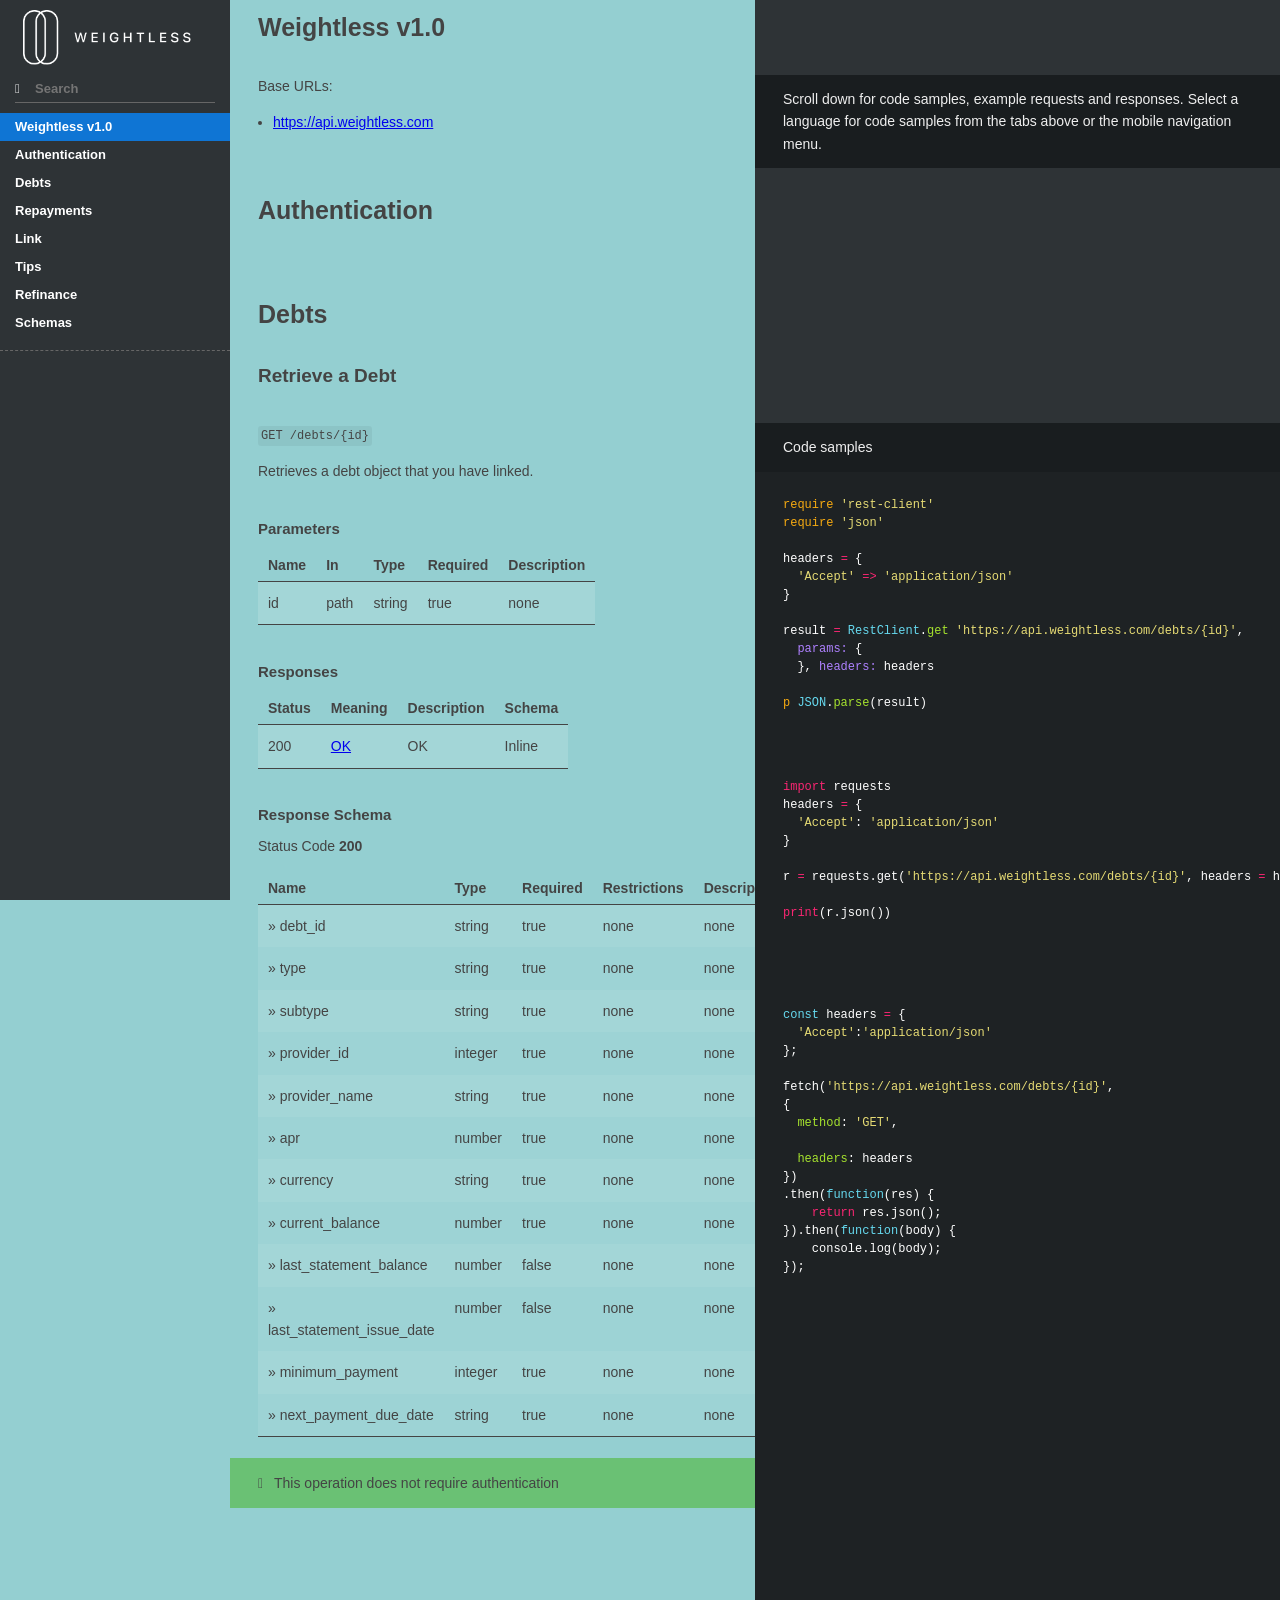
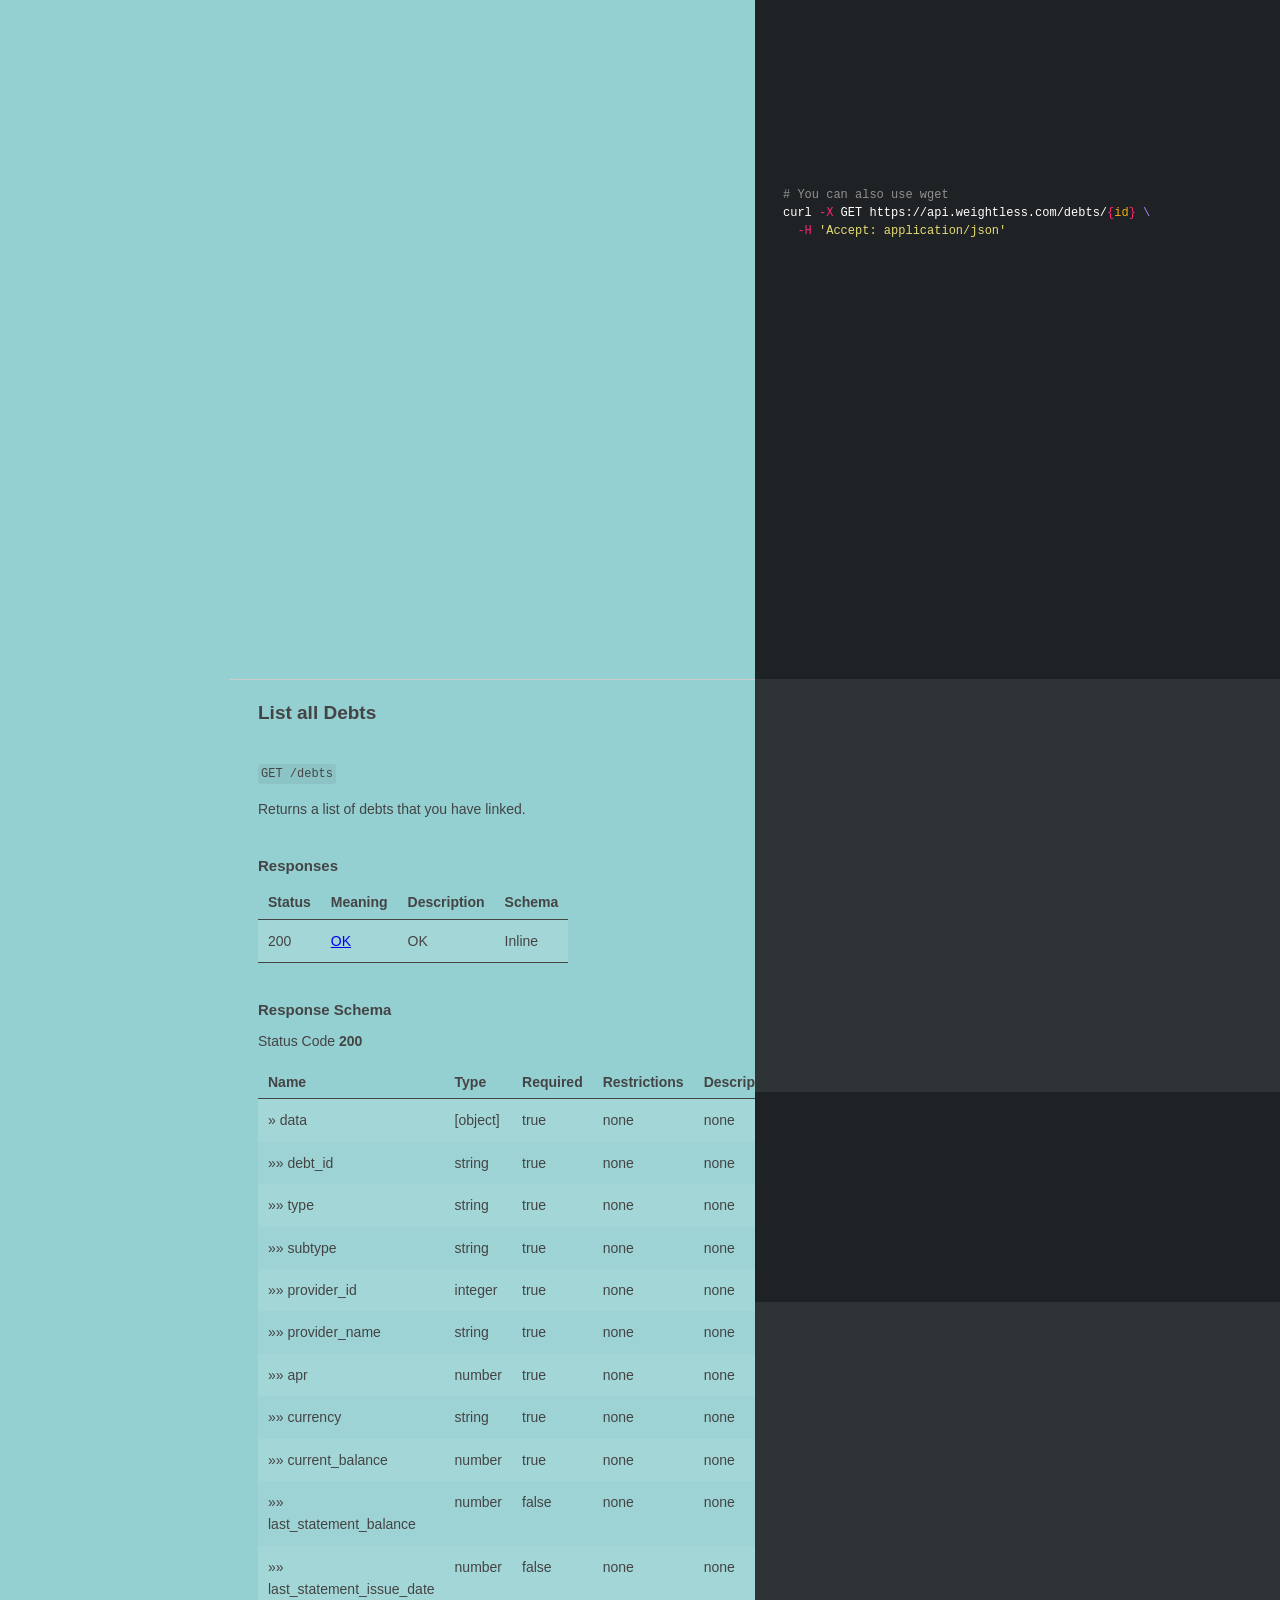
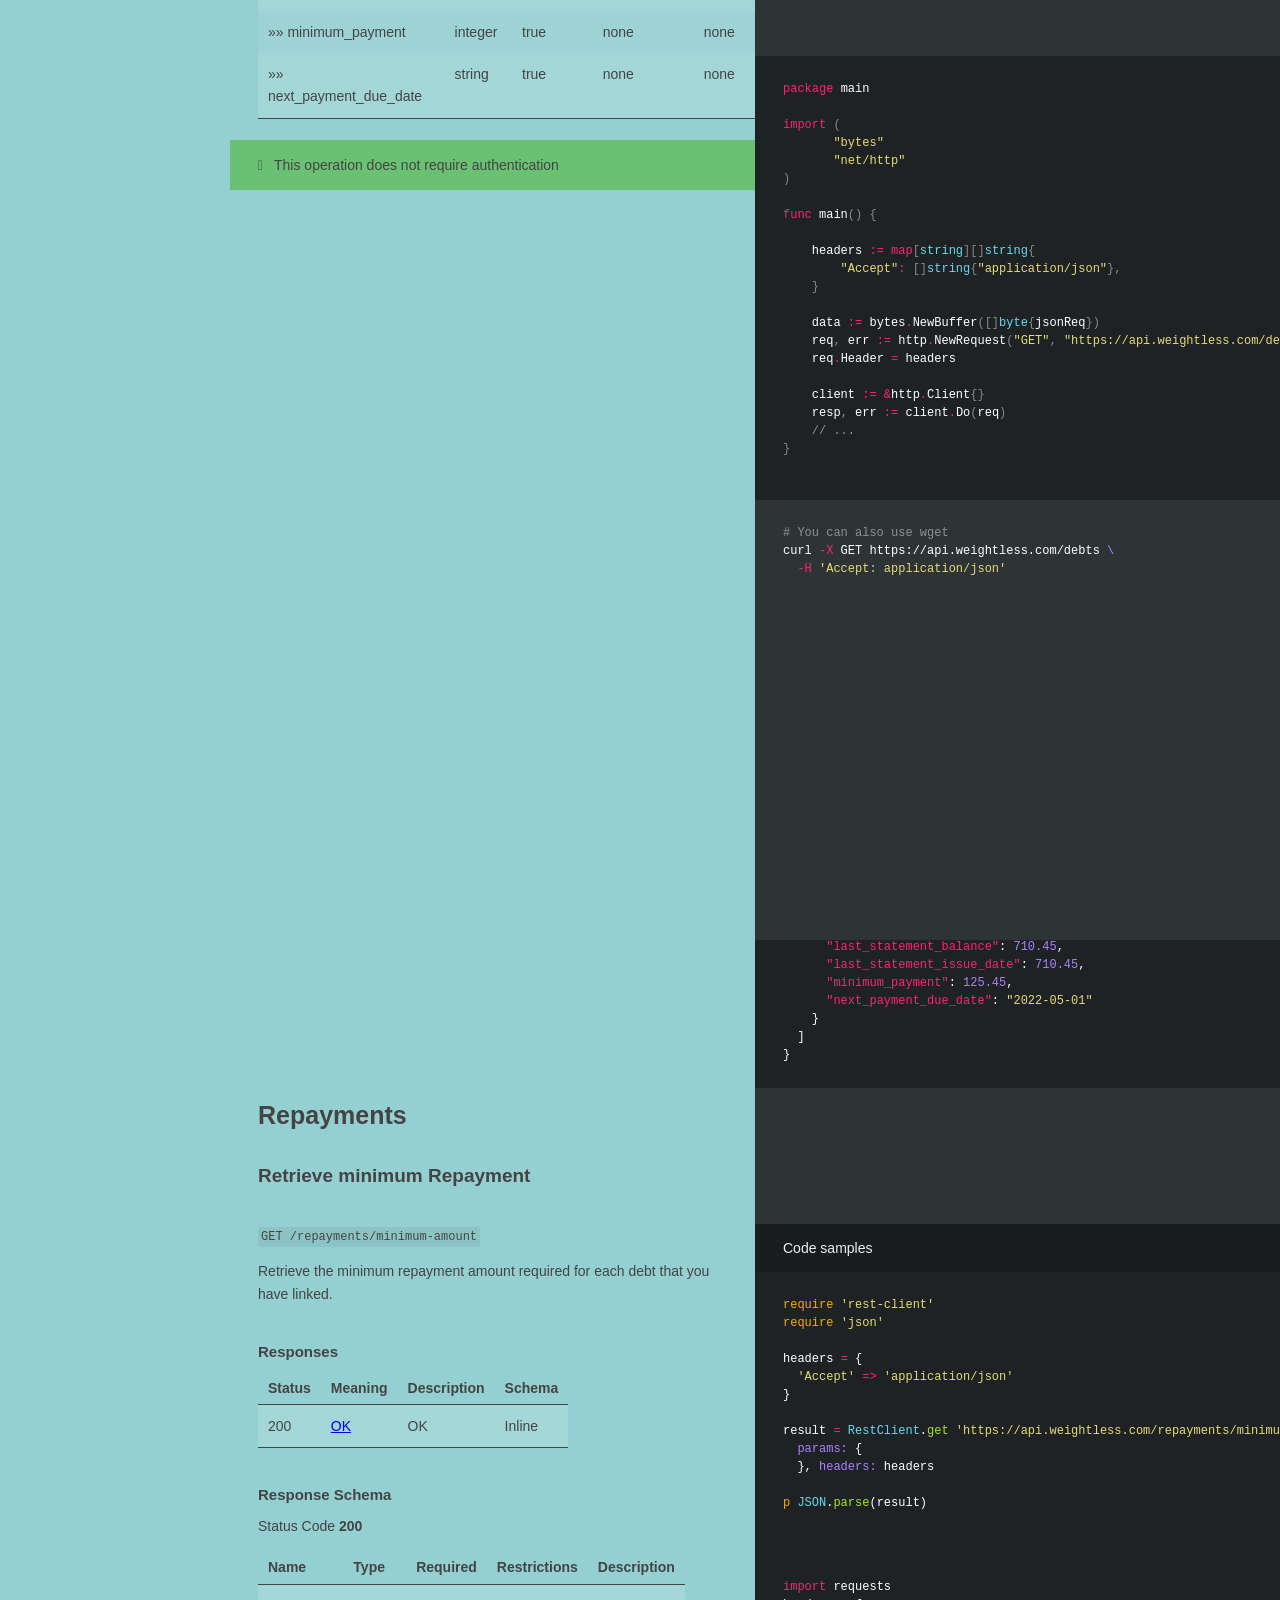
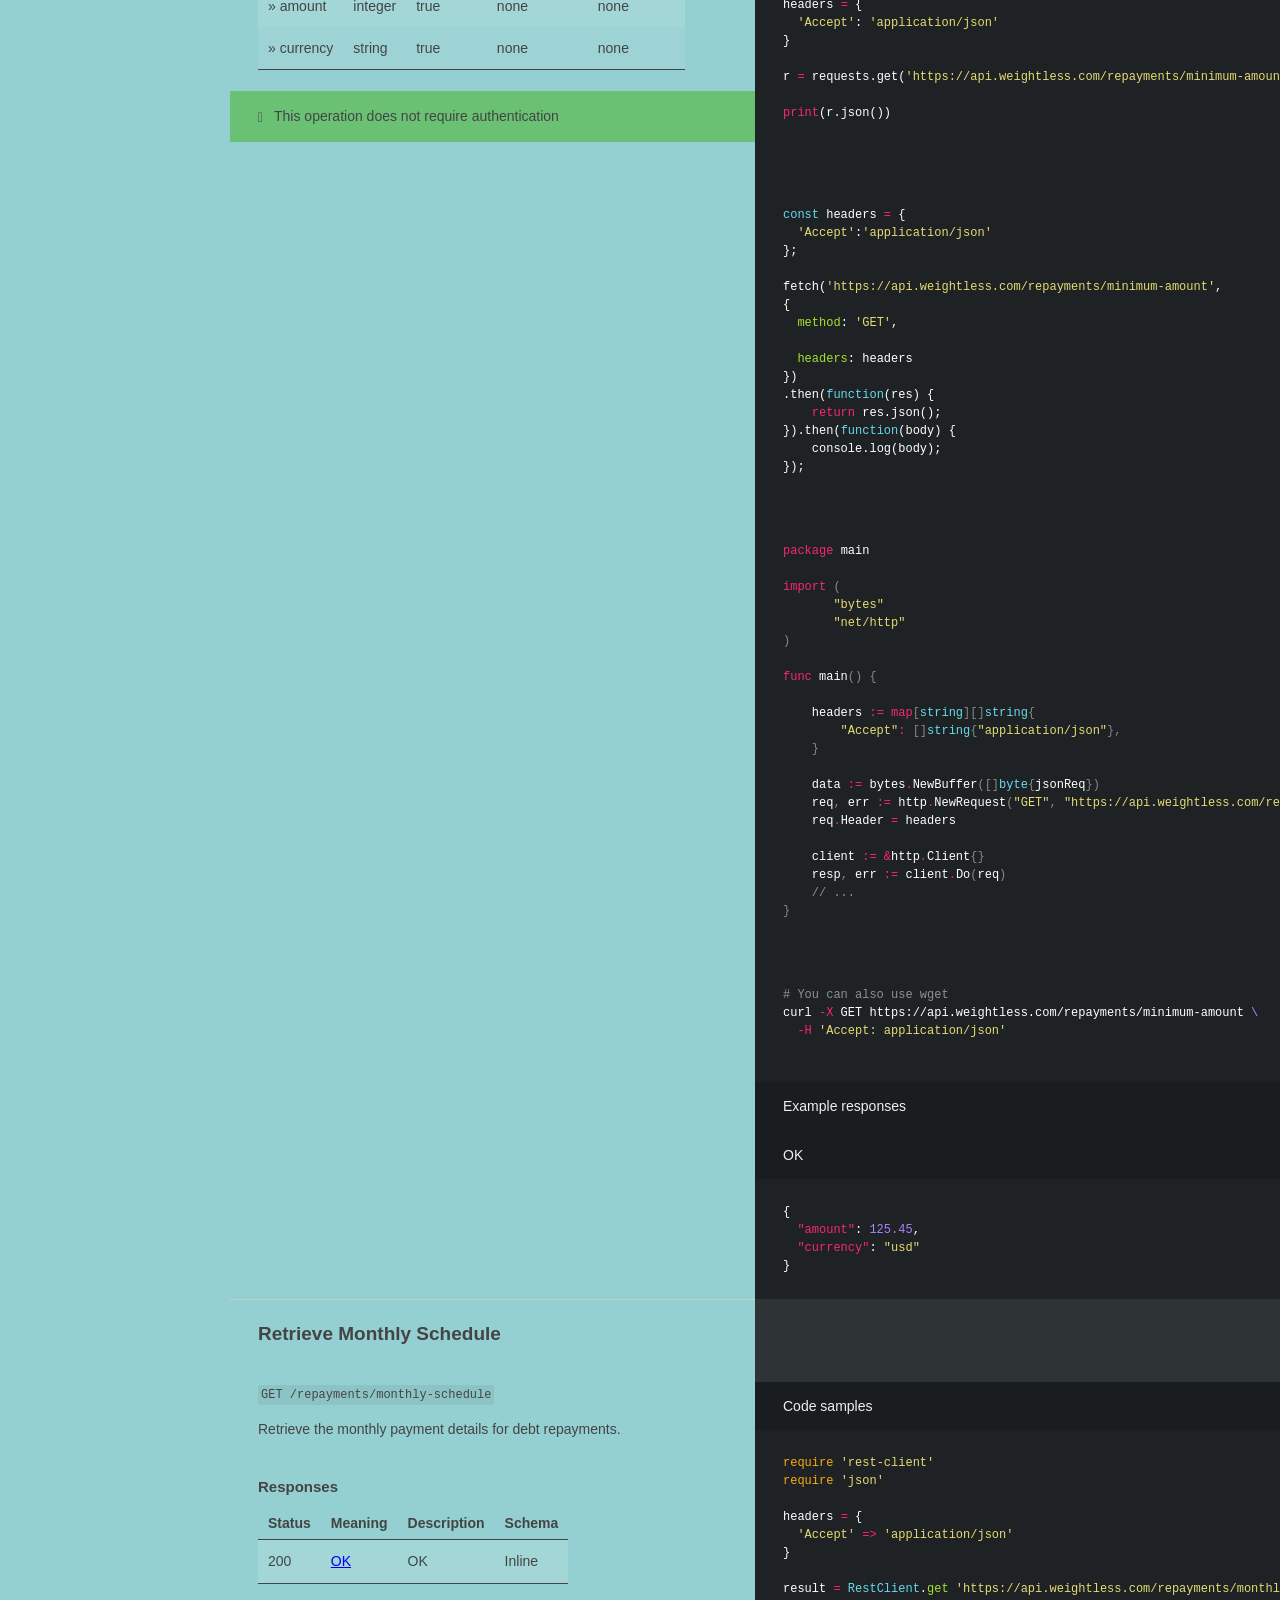
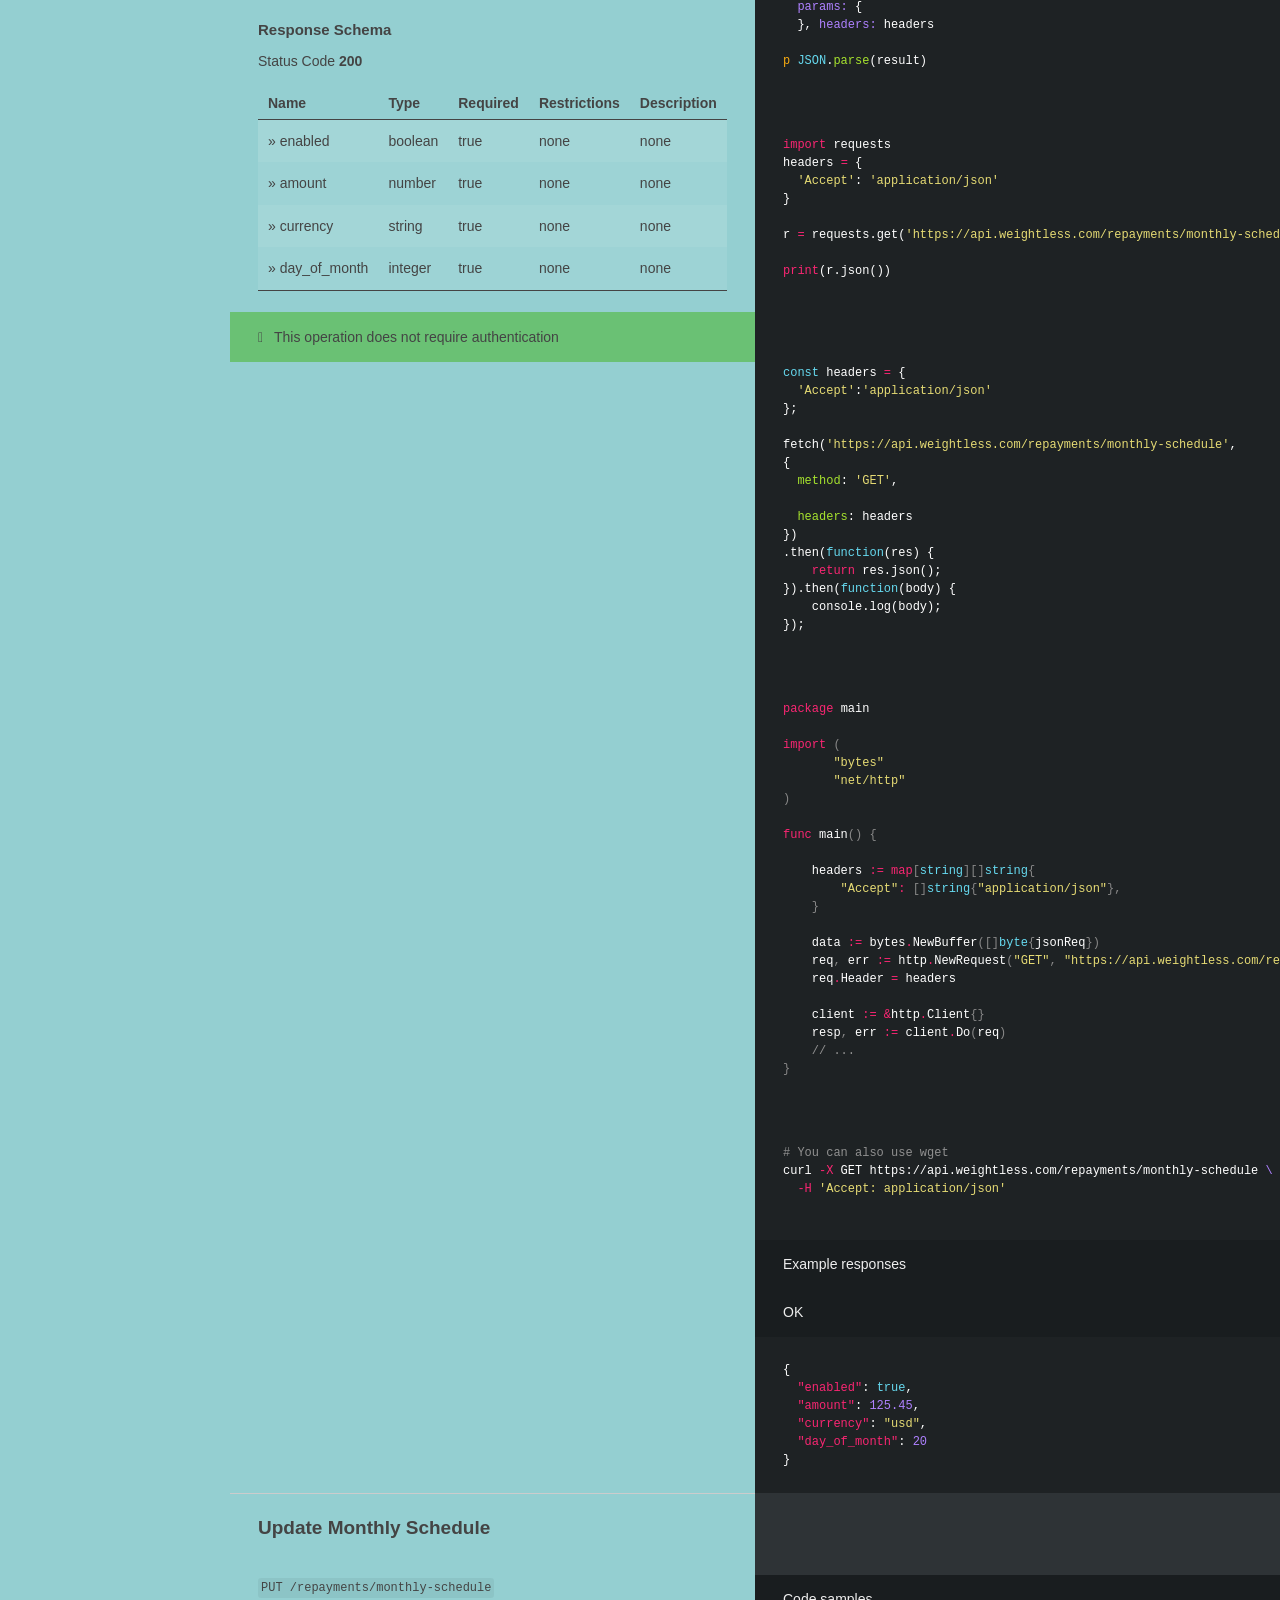
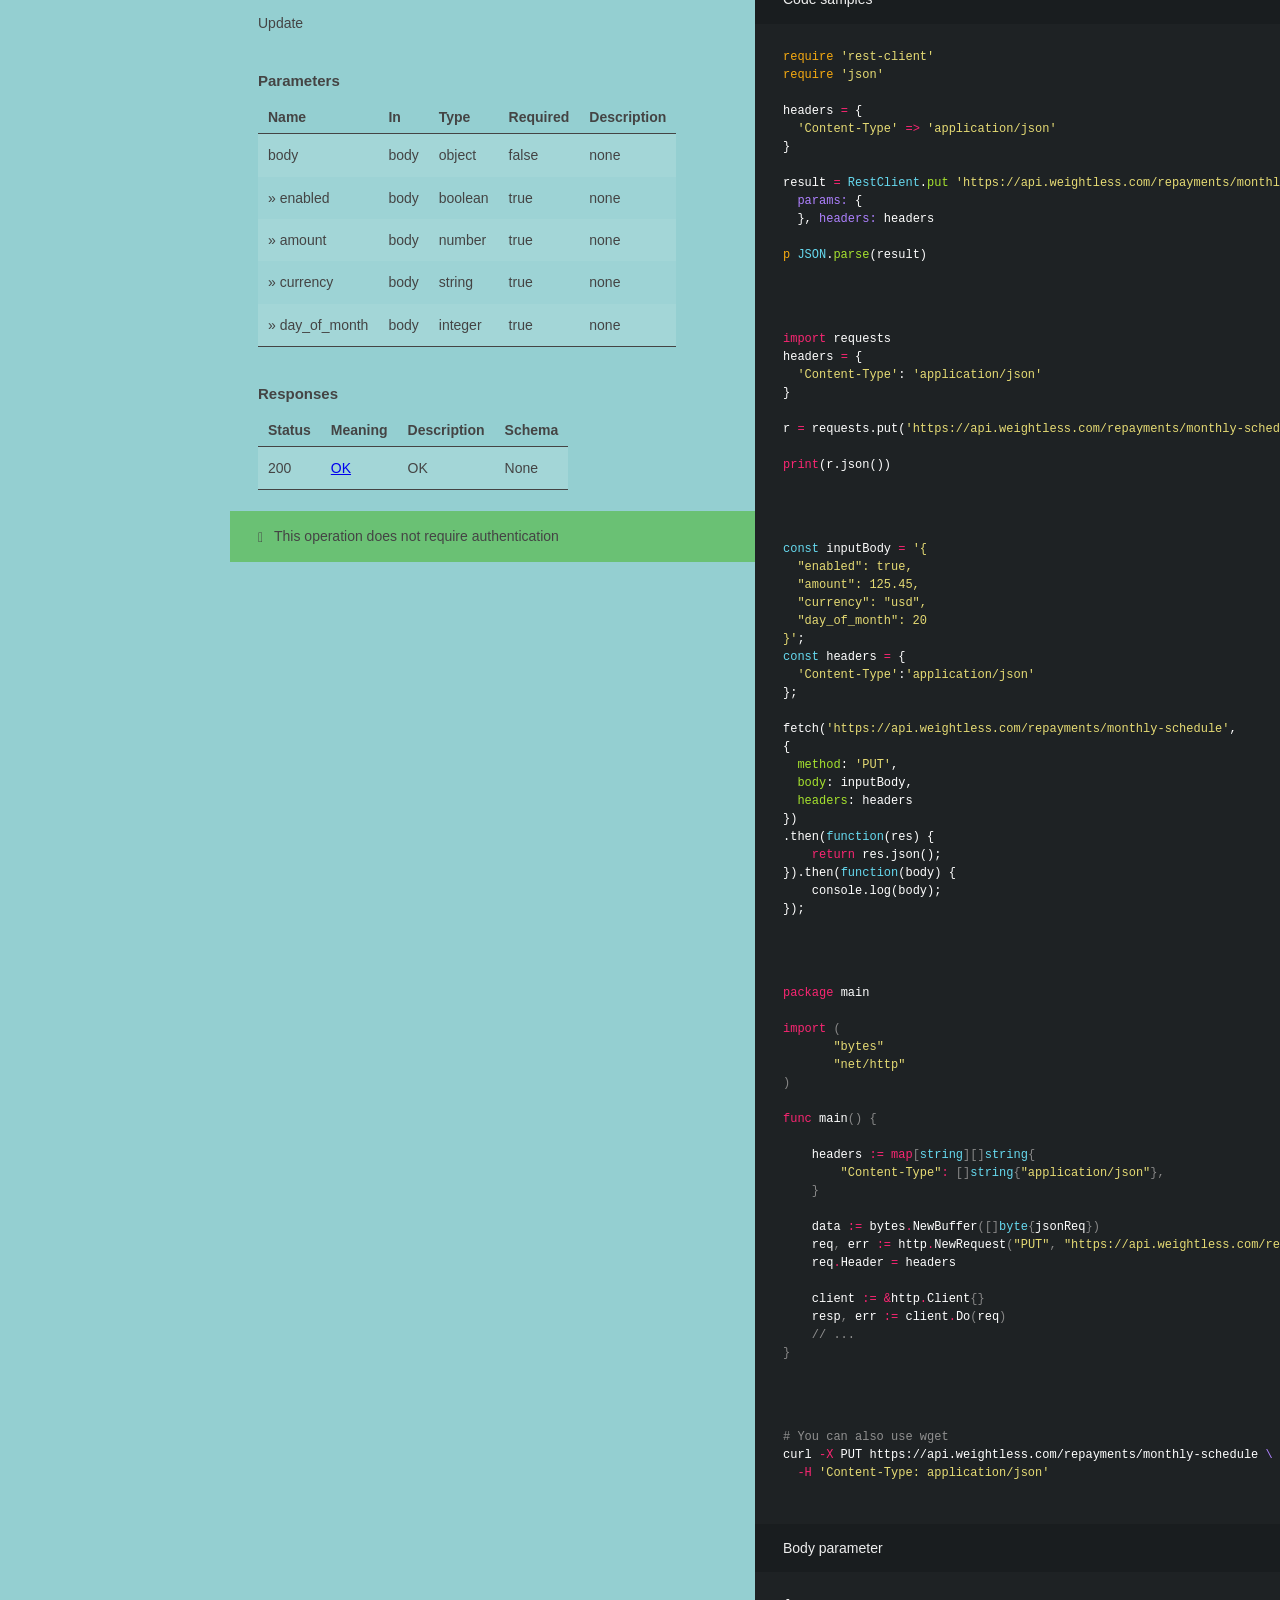
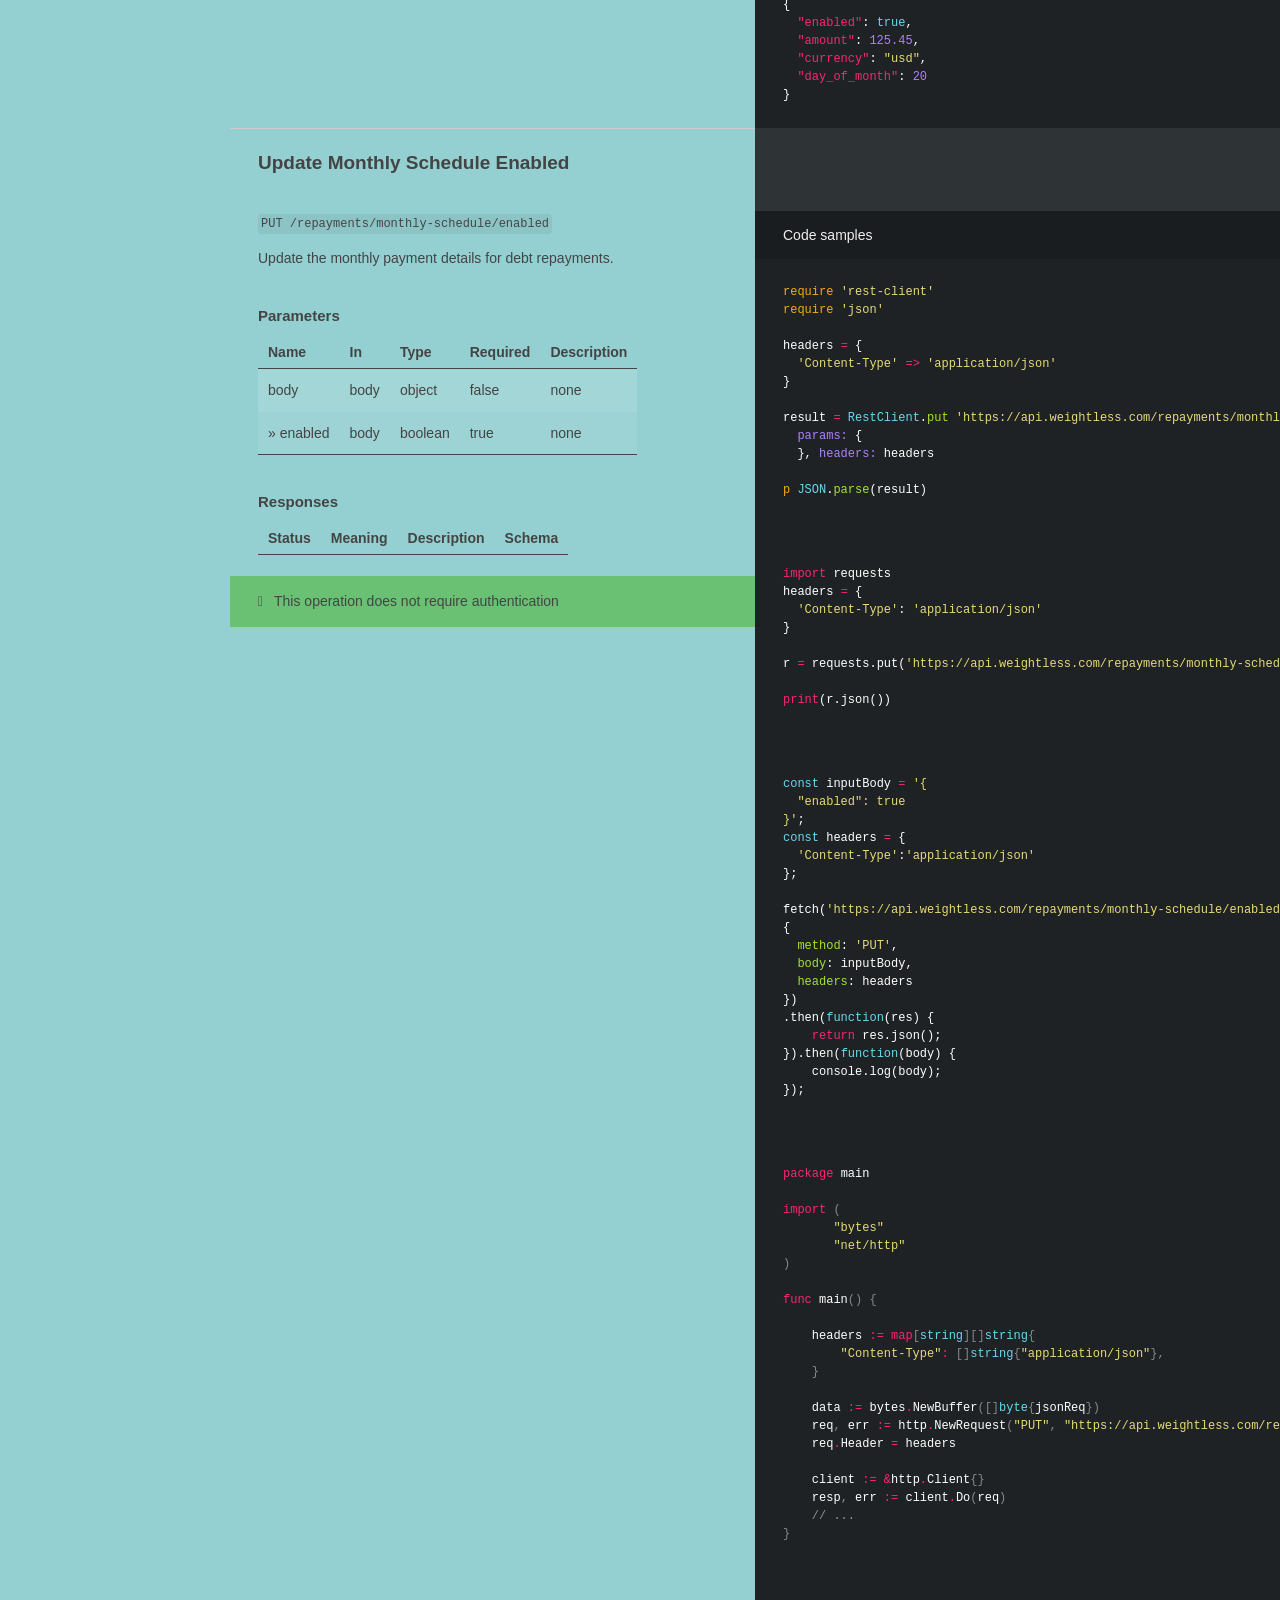
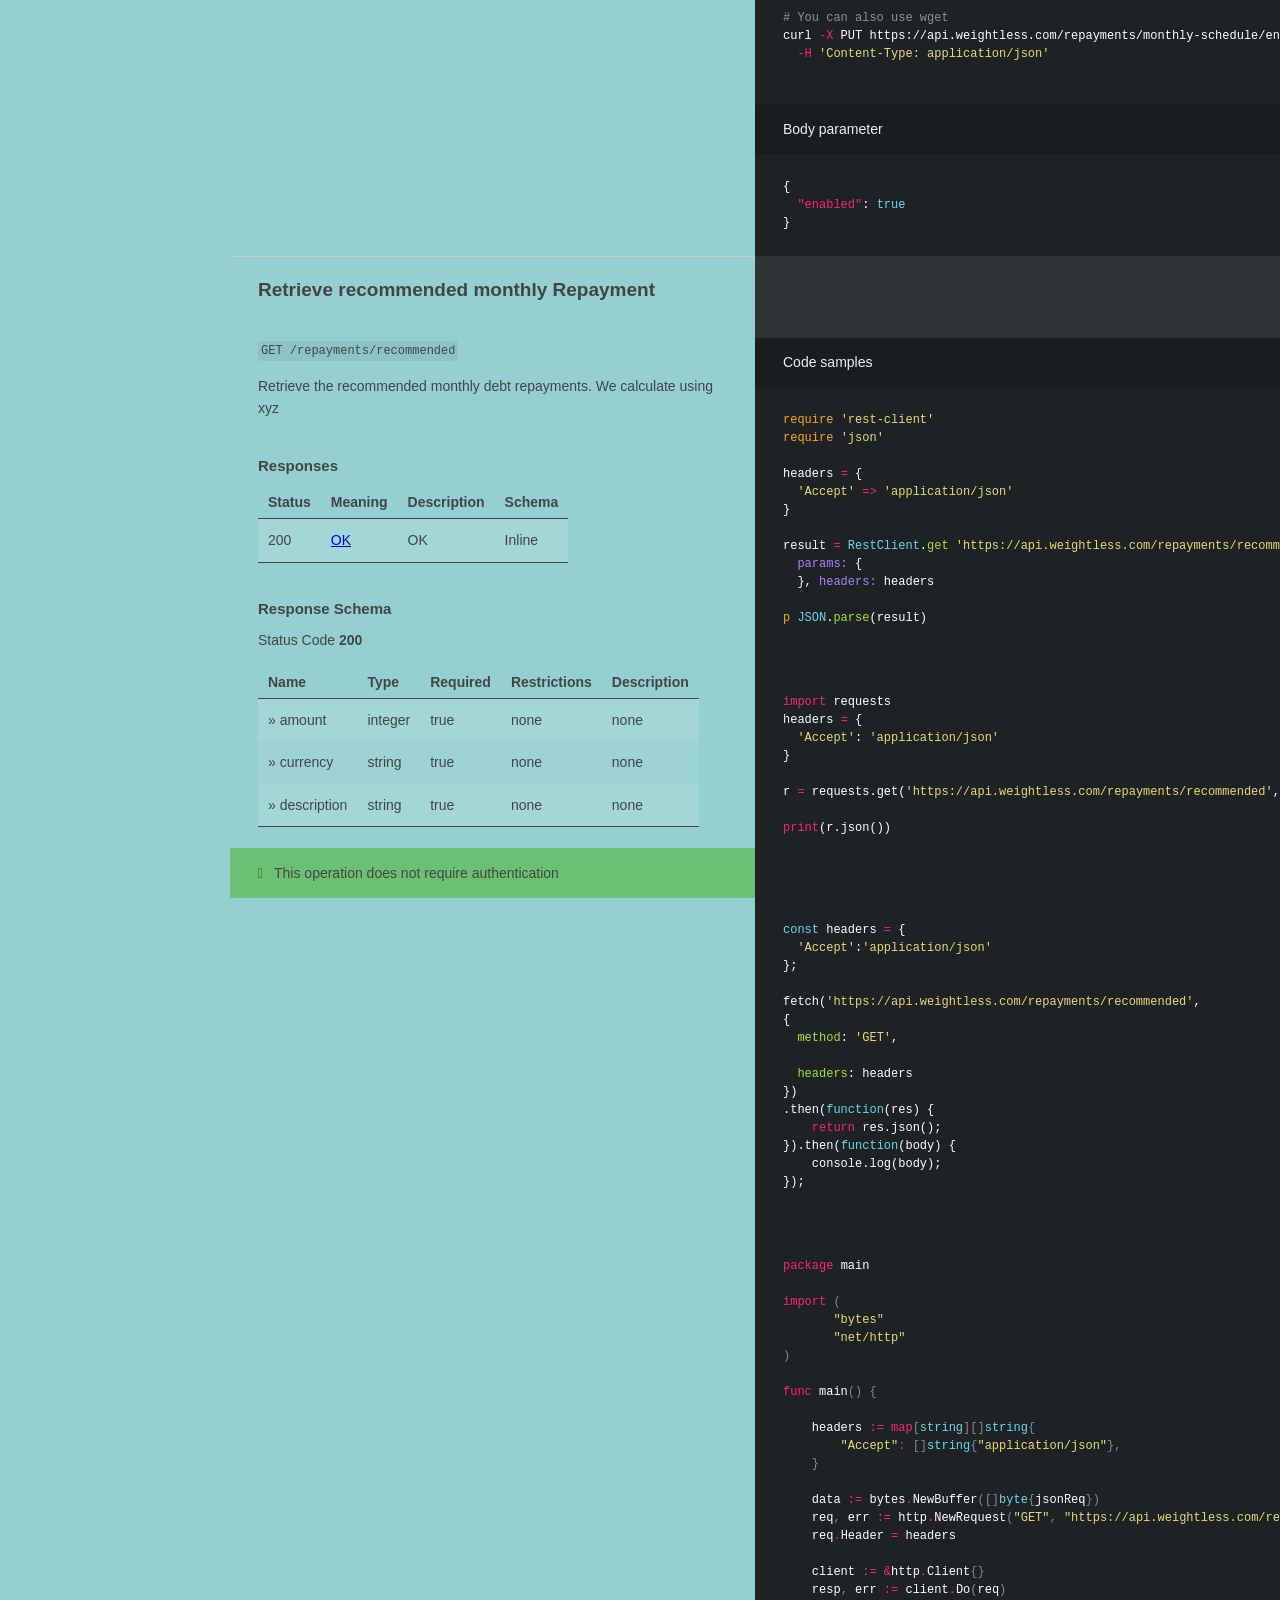
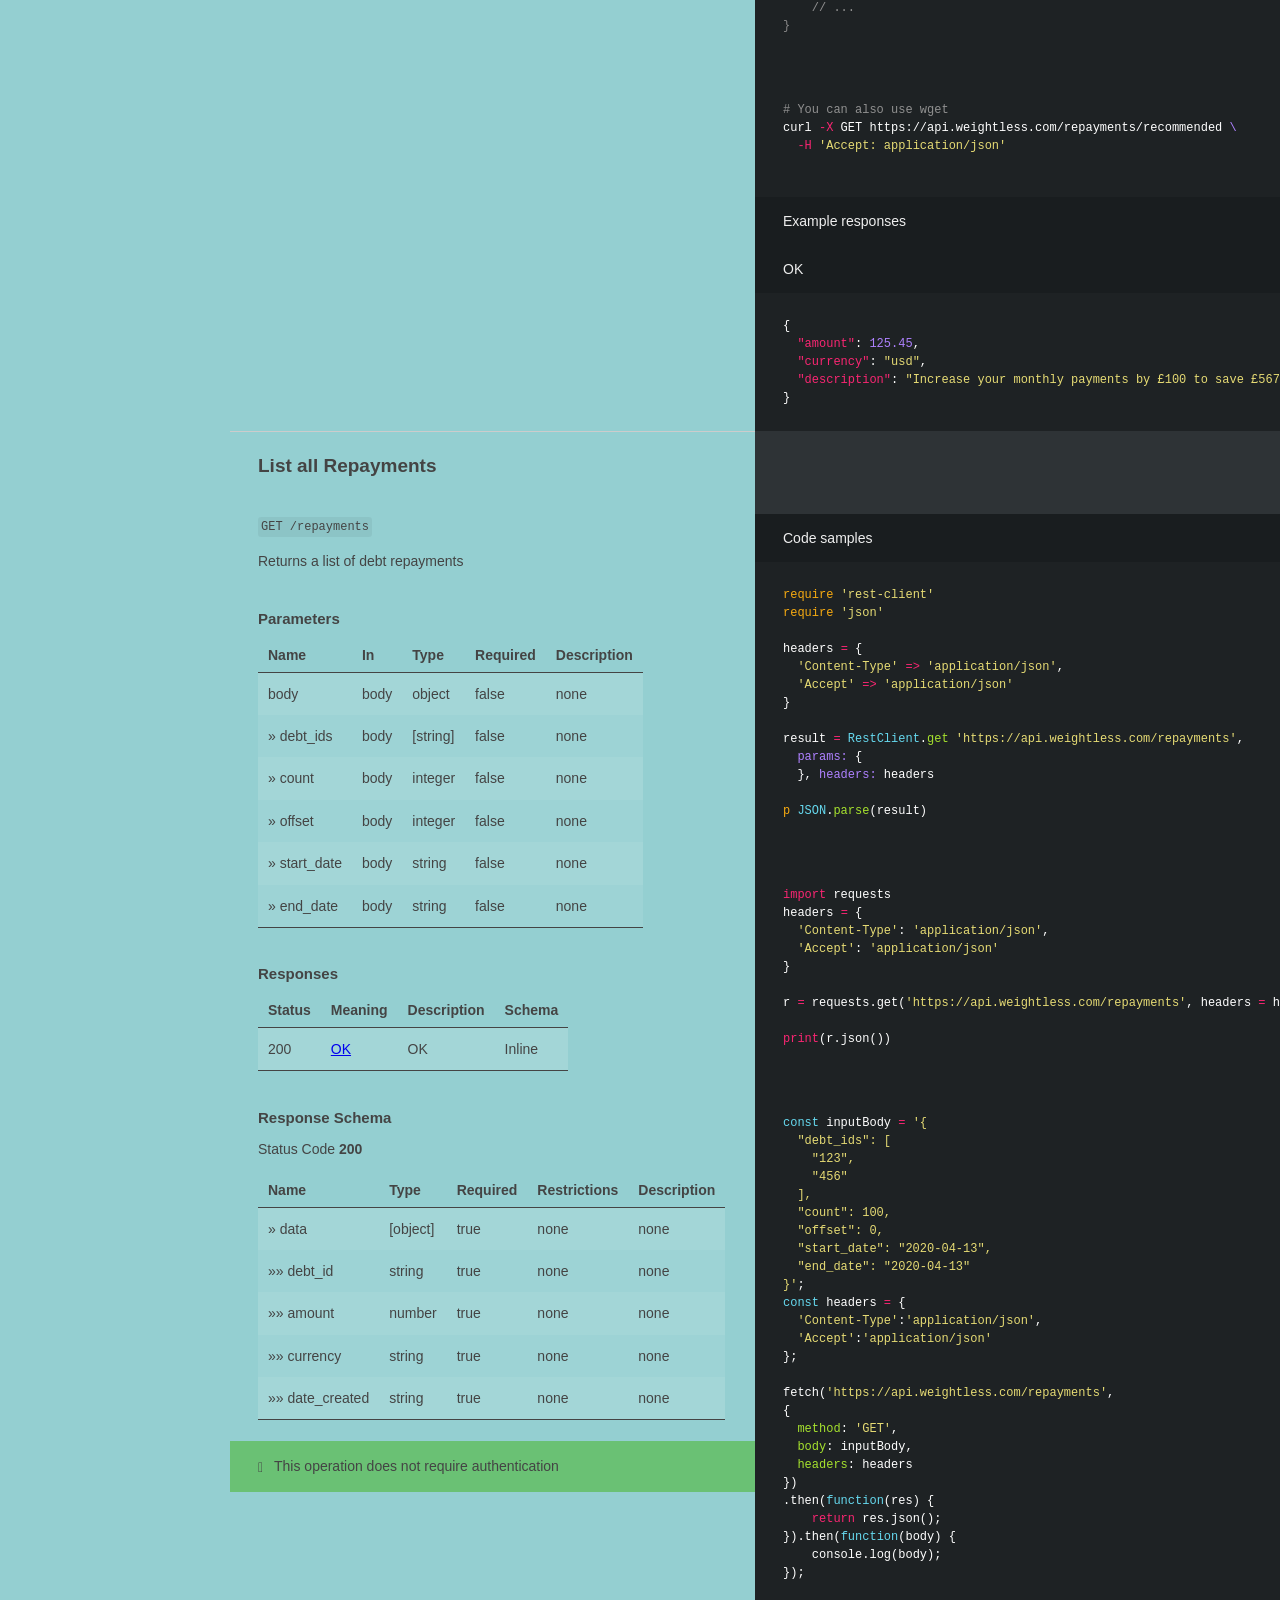
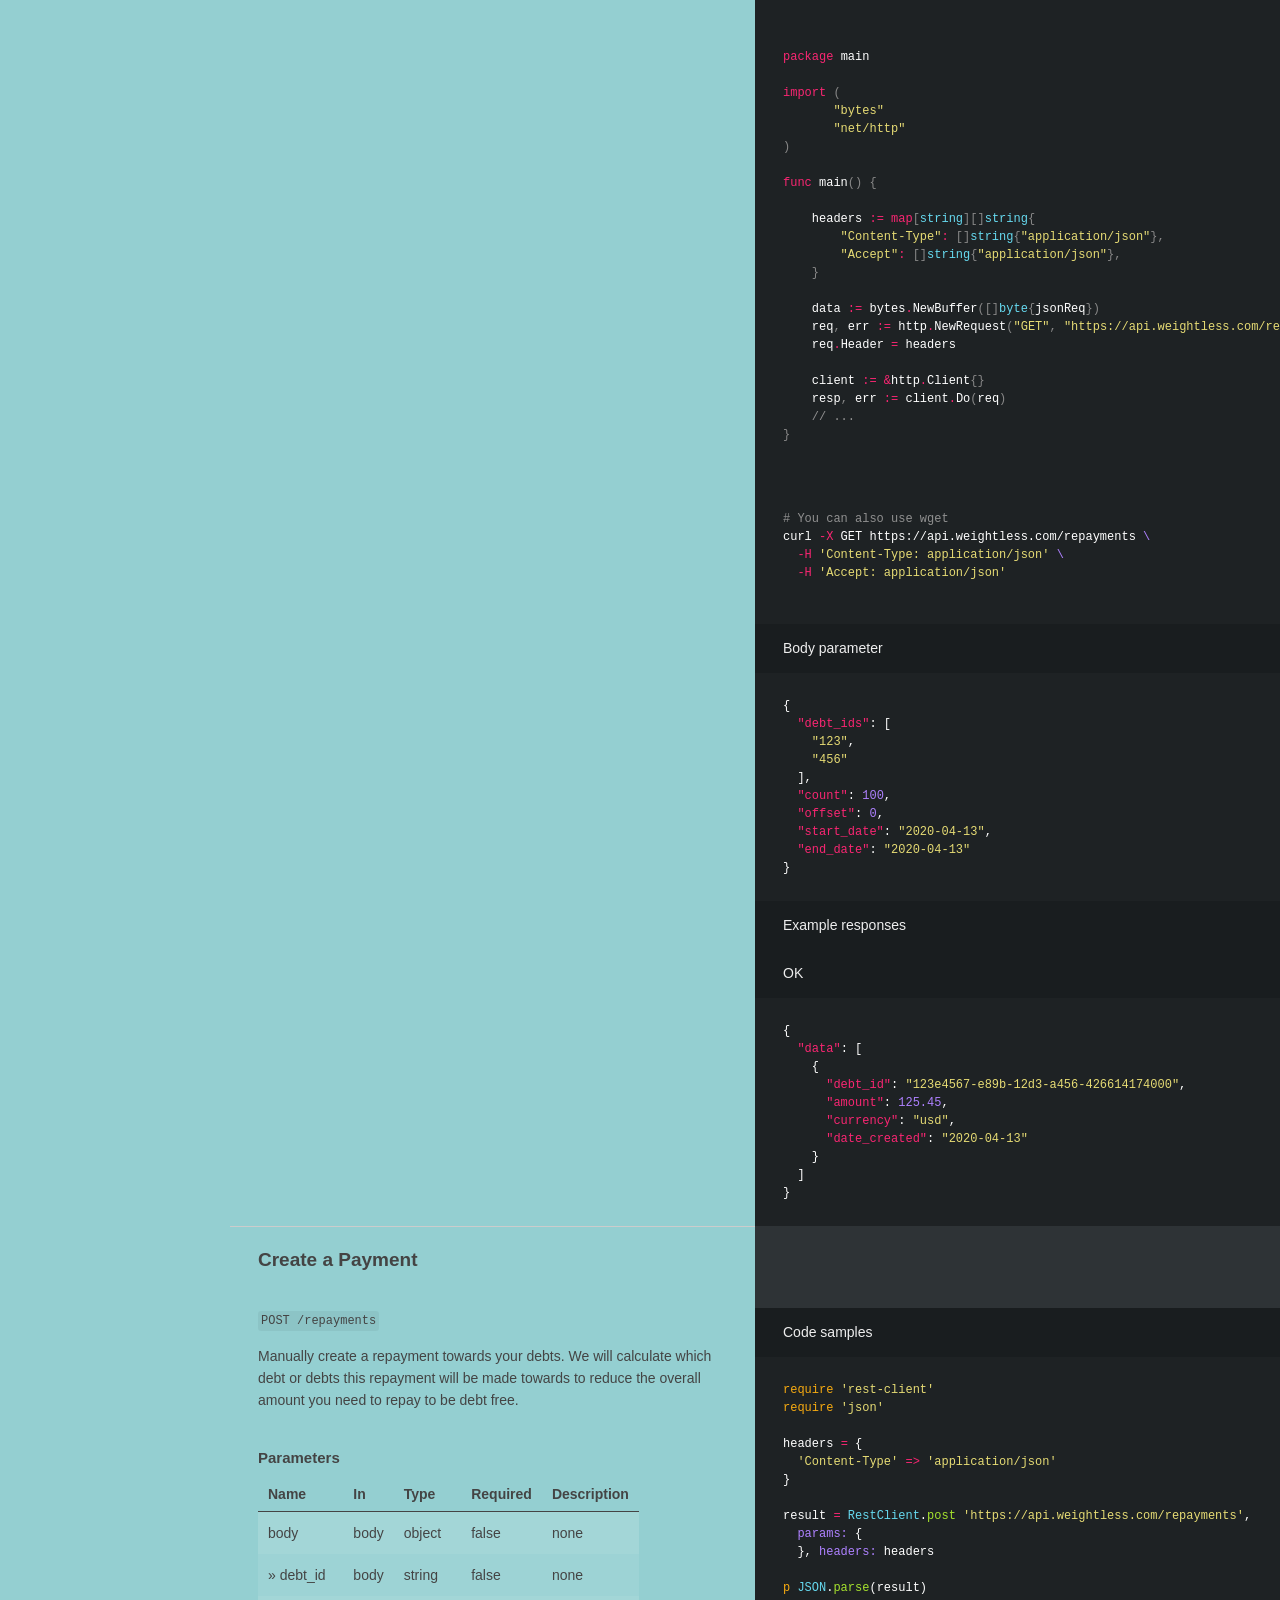
<file: old-index.html>
<!doctype html>
<html>
  <head>
    <meta charset="utf-8">
    <meta content="IE=edge,chrome=1" http-equiv="X-UA-Compatible">
    <meta name="viewport" content="width=device-width, initial-scale=1, maximum-scale=1">
    <title>Weightless v1.0</title>

    <style media="screen">
      .highlight table td { padding: 5px; }
.highlight table pre { margin: 0; }
.highlight .gh {
  color: #999999;
}
.highlight .sr {
  color: #f6aa11;
}
.highlight .go {
  color: #888888;
}
.highlight .gp {
  color: #555555;
}
.highlight .gs {
}
.highlight .gu {
  color: #aaaaaa;
}
.highlight .nb {
  color: #f6aa11;
}
.highlight .cm {
  color: #75715e;
}
.highlight .cp {
  color: #75715e;
}
.highlight .c1 {
  color: #75715e;
}
.highlight .cs {
  color: #75715e;
}
.highlight .c, .highlight .ch, .highlight .cd, .highlight .cpf {
  color: #75715e;
}
.highlight .err {
  color: #960050;
}
.highlight .gr {
  color: #960050;
}
.highlight .gt {
  color: #960050;
}
.highlight .gd {
  color: #49483e;
}
.highlight .gi {
  color: #49483e;
}
.highlight .ge {
  color: #49483e;
}
.highlight .kc {
  color: #66d9ef;
}
.highlight .kd {
  color: #66d9ef;
}
.highlight .kr {
  color: #66d9ef;
}
.highlight .no {
  color: #66d9ef;
}
.highlight .kt {
  color: #66d9ef;
}
.highlight .mf {
  color: #ae81ff;
}
.highlight .mh {
  color: #ae81ff;
}
.highlight .il {
  color: #ae81ff;
}
.highlight .mi {
  color: #ae81ff;
}
.highlight .mo {
  color: #ae81ff;
}
.highlight .m, .highlight .mb, .highlight .mx {
  color: #ae81ff;
}
.highlight .sc {
  color: #ae81ff;
}
.highlight .se {
  color: #ae81ff;
}
.highlight .ss {
  color: #ae81ff;
}
.highlight .sd {
  color: #e6db74;
}
.highlight .s2 {
  color: #e6db74;
}
.highlight .sb {
  color: #e6db74;
}
.highlight .sh {
  color: #e6db74;
}
.highlight .si {
  color: #e6db74;
}
.highlight .sx {
  color: #e6db74;
}
.highlight .s1 {
  color: #e6db74;
}
.highlight .s, .highlight .sa, .highlight .dl {
  color: #e6db74;
}
.highlight .na {
  color: #a6e22e;
}
.highlight .nc {
  color: #a6e22e;
}
.highlight .nd {
  color: #a6e22e;
}
.highlight .ne {
  color: #a6e22e;
}
.highlight .nf, .highlight .fm {
  color: #a6e22e;
}
.highlight .vc {
  color: #ffffff;
}
.highlight .nn {
  color: #ffffff;
}
.highlight .ni {
  color: #ffffff;
}
.highlight .bp {
  color: #ffffff;
}
.highlight .vg {
  color: #ffffff;
}
.highlight .vi {
  color: #ffffff;
}
.highlight .nv, .highlight .vm {
  color: #ffffff;
}
.highlight .w {
  color: #ffffff;
}
.highlight {
  color: #ffffff;
}
.highlight .n, .highlight .py, .highlight .nx {
  color: #ffffff;
}
.highlight .nl {
  color: #f92672;
}
.highlight .ow {
  color: #f92672;
}
.highlight .nt {
  color: #f92672;
}
.highlight .k, .highlight .kv {
  color: #f92672;
}
.highlight .kn {
  color: #f92672;
}
.highlight .kp {
  color: #f92672;
}
.highlight .o {
  color: #f92672;
}
    </style>
    <style media="print">
      * {
        -webkit-transition:none!important;
        transition:none!important;
      }
      .highlight table td { padding: 5px; }
.highlight table pre { margin: 0; }
.highlight, .highlight .w {
  color: #586e75;
}
.highlight .err {
  color: #002b36;
  background-color: #dc322f;
}
.highlight .c, .highlight .ch, .highlight .cd, .highlight .cm, .highlight .cpf, .highlight .c1, .highlight .cs {
  color: #657b83;
}
.highlight .cp {
  color: #b58900;
}
.highlight .nt {
  color: #b58900;
}
.highlight .o, .highlight .ow {
  color: #93a1a1;
}
.highlight .p, .highlight .pi {
  color: #93a1a1;
}
.highlight .gi {
  color: #859900;
}
.highlight .gd {
  color: #dc322f;
}
.highlight .gh {
  color: #268bd2;
  background-color: #002b36;
  font-weight: bold;
}
.highlight .k, .highlight .kn, .highlight .kp, .highlight .kr, .highlight .kv {
  color: #6c71c4;
}
.highlight .kc {
  color: #cb4b16;
}
.highlight .kt {
  color: #cb4b16;
}
.highlight .kd {
  color: #cb4b16;
}
.highlight .s, .highlight .sb, .highlight .sc, .highlight .dl, .highlight .sd, .highlight .s2, .highlight .sh, .highlight .sx, .highlight .s1 {
  color: #859900;
}
.highlight .sa {
  color: #6c71c4;
}
.highlight .sr {
  color: #2aa198;
}
.highlight .si {
  color: #d33682;
}
.highlight .se {
  color: #d33682;
}
.highlight .nn {
  color: #b58900;
}
.highlight .nc {
  color: #b58900;
}
.highlight .no {
  color: #b58900;
}
.highlight .na {
  color: #268bd2;
}
.highlight .m, .highlight .mb, .highlight .mf, .highlight .mh, .highlight .mi, .highlight .il, .highlight .mo, .highlight .mx {
  color: #859900;
}
.highlight .ss {
  color: #859900;
}
    </style>
    <link href="stylesheets/screen-60b3db76.css" rel="stylesheet" media="screen" />
    <link href="stylesheets/print-6bd6da58.css" rel="stylesheet" media="print" />
      <script src="javascripts/all-b12a2749.js"></script>

  </head>

  <body class="old-index" data-languages="[]">
    <a href="#" id="nav-button">
      <span>
        NAV
        <img src="images/navbar-cad8cdcb.png" alt="" />
      </span>
    </a>
    <div class="toc-wrapper">
      <img src="images/logo-a65ea807.png" class="logo" alt="" />
        <div class="search">
          <input type="text" class="search" id="input-search" placeholder="Search">
        </div>
        <ul class="search-results"></ul>
      <ul id="toc" class="toc-list-h1">
          <li>
            <a href="#weightless" class="toc-h1 toc-link" data-title="Weightless v1.0">Weightless v1.0</a>
          </li>
          <li>
            <a href="#authentication" class="toc-h1 toc-link" data-title="Authentication">Authentication</a>
          </li>
          <li>
            <a href="#weightless-debts" class="toc-h1 toc-link" data-title="Debts">Debts</a>
              <ul class="toc-list-h2">
                  <li>
                    <a href="#retrieve-a-debt" class="toc-h2 toc-link" data-title="Retrieve a Debt">Retrieve a Debt</a>
                  </li>
                  <li>
                    <a href="#list-all-debts" class="toc-h2 toc-link" data-title="List all Debts">List all Debts</a>
                  </li>
              </ul>
          </li>
          <li>
            <a href="#weightless-repayments" class="toc-h1 toc-link" data-title="Repayments">Repayments</a>
              <ul class="toc-list-h2">
                  <li>
                    <a href="#retrieve-minimum-repayment" class="toc-h2 toc-link" data-title="Retrieve minimum Repayment">Retrieve minimum Repayment</a>
                  </li>
                  <li>
                    <a href="#retrieve-monthly-schedule" class="toc-h2 toc-link" data-title="Retrieve Monthly Schedule">Retrieve Monthly Schedule</a>
                  </li>
                  <li>
                    <a href="#update-monthly-schedule" class="toc-h2 toc-link" data-title="Update Monthly Schedule">Update Monthly Schedule</a>
                  </li>
                  <li>
                    <a href="#update-monthly-schedule-enabled" class="toc-h2 toc-link" data-title="Update Monthly Schedule Enabled">Update Monthly Schedule Enabled</a>
                  </li>
                  <li>
                    <a href="#retrieve-recommended-monthly-repayment" class="toc-h2 toc-link" data-title="Retrieve recommended monthly Repayment">Retrieve recommended monthly Repayment</a>
                  </li>
                  <li>
                    <a href="#list-all-repayments" class="toc-h2 toc-link" data-title="List all Repayments">List all Repayments</a>
                  </li>
                  <li>
                    <a href="#create-a-payment" class="toc-h2 toc-link" data-title="Create a Payment">Create a Payment</a>
                  </li>
                  <li>
                    <a href="#retrieve-time-to-be-debt-free" class="toc-h2 toc-link" data-title="Retrieve time to be debt free">Retrieve time to be debt free</a>
                  </li>
              </ul>
          </li>
          <li>
            <a href="#weightless-link" class="toc-h1 toc-link" data-title="Link">Link</a>
              <ul class="toc-list-h2">
                  <li>
                    <a href="#create-link-token" class="toc-h2 toc-link" data-title="Create Link Token">Create Link Token</a>
                  </li>
                  <li>
                    <a href="#save-link-public-token" class="toc-h2 toc-link" data-title="Save Link Public Token">Save Link Public Token</a>
                  </li>
              </ul>
          </li>
          <li>
            <a href="#weightless-tips" class="toc-h1 toc-link" data-title="Tips">Tips</a>
              <ul class="toc-list-h2">
                  <li>
                    <a href="#retrieve-tips" class="toc-h2 toc-link" data-title="Retrieve Tips">Retrieve Tips</a>
                  </li>
              </ul>
          </li>
          <li>
            <a href="#weightless-refinance" class="toc-h1 toc-link" data-title="Refinance">Refinance</a>
              <ul class="toc-list-h2">
                  <li>
                    <a href="#retrieve-refinance-estimate" class="toc-h2 toc-link" data-title="Retrieve refinance estimate">Retrieve refinance estimate</a>
                  </li>
              </ul>
          </li>
          <li>
            <a href="#schemas" class="toc-h1 toc-link" data-title="Schemas">Schemas</a>
          </li>
      </ul>
        <ul class="toc-footer">
        </ul>
    </div>
    <div class="page-wrapper">
      <div class="dark-box"></div>
      <div class="content">
        <!-- Generator: Widdershins v4.0.1 -->

<h1 id="weightless">Weightless v1.0</h1>

<blockquote>
<p>Scroll down for code samples, example requests and responses. Select a language for code samples from the tabs above or the mobile navigation menu.</p>
</blockquote>

<p>Base URLs:</p>

<ul>
<li><a href="https://api.weightless.com">https://api.weightless.com</a></li>
</ul>
<h1 id='authentication'>Authentication</h1>
<h1 id="weightless-debts">Debts</h1>
<h2 id='retrieve-a-debt'>Retrieve a Debt</h2>
<p><a id="opIdget-debts-by-id"></a></p>

<blockquote>
<p>Code samples</p>
</blockquote>
<div class="highlight"><pre class="highlight ruby tab-ruby"><code><span class="nb">require</span> <span class="s1">'rest-client'</span>
<span class="nb">require</span> <span class="s1">'json'</span>

<span class="n">headers</span> <span class="o">=</span> <span class="p">{</span>
  <span class="s1">'Accept'</span> <span class="o">=&gt;</span> <span class="s1">'application/json'</span>
<span class="p">}</span>

<span class="n">result</span> <span class="o">=</span> <span class="no">RestClient</span><span class="p">.</span><span class="nf">get</span> <span class="s1">'https://api.weightless.com/debts/{id}'</span><span class="p">,</span>
  <span class="ss">params: </span><span class="p">{</span>
  <span class="p">},</span> <span class="ss">headers: </span><span class="n">headers</span>

<span class="nb">p</span> <span class="no">JSON</span><span class="p">.</span><span class="nf">parse</span><span class="p">(</span><span class="n">result</span><span class="p">)</span>

</code></pre></div><div class="highlight"><pre class="highlight python tab-python"><code><span class="kn">import</span> <span class="nn">requests</span>
<span class="n">headers</span> <span class="o">=</span> <span class="p">{</span>
  <span class="s">'Accept'</span><span class="p">:</span> <span class="s">'application/json'</span>
<span class="p">}</span>

<span class="n">r</span> <span class="o">=</span> <span class="n">requests</span><span class="p">.</span><span class="n">get</span><span class="p">(</span><span class="s">'https://api.weightless.com/debts/{id}'</span><span class="p">,</span> <span class="n">headers</span> <span class="o">=</span> <span class="n">headers</span><span class="p">)</span>

<span class="k">print</span><span class="p">(</span><span class="n">r</span><span class="p">.</span><span class="n">json</span><span class="p">())</span>

</code></pre></div><div class="highlight"><pre class="highlight javascript tab-javascript"><code>
<span class="kd">const</span> <span class="nx">headers</span> <span class="o">=</span> <span class="p">{</span>
  <span class="dl">'</span><span class="s1">Accept</span><span class="dl">'</span><span class="p">:</span><span class="dl">'</span><span class="s1">application/json</span><span class="dl">'</span>
<span class="p">};</span>

<span class="nx">fetch</span><span class="p">(</span><span class="dl">'</span><span class="s1">https://api.weightless.com/debts/{id}</span><span class="dl">'</span><span class="p">,</span>
<span class="p">{</span>
  <span class="na">method</span><span class="p">:</span> <span class="dl">'</span><span class="s1">GET</span><span class="dl">'</span><span class="p">,</span>

  <span class="na">headers</span><span class="p">:</span> <span class="nx">headers</span>
<span class="p">})</span>
<span class="p">.</span><span class="nx">then</span><span class="p">(</span><span class="kd">function</span><span class="p">(</span><span class="nx">res</span><span class="p">)</span> <span class="p">{</span>
    <span class="k">return</span> <span class="nx">res</span><span class="p">.</span><span class="nx">json</span><span class="p">();</span>
<span class="p">}).</span><span class="nx">then</span><span class="p">(</span><span class="kd">function</span><span class="p">(</span><span class="nx">body</span><span class="p">)</span> <span class="p">{</span>
    <span class="nx">console</span><span class="p">.</span><span class="nx">log</span><span class="p">(</span><span class="nx">body</span><span class="p">);</span>
<span class="p">});</span>

</code></pre></div><div class="highlight"><pre class="highlight go tab-go"><code><span class="k">package</span> <span class="n">main</span>

<span class="k">import</span> <span class="p">(</span>
       <span class="s">"bytes"</span>
       <span class="s">"net/http"</span>
<span class="p">)</span>

<span class="k">func</span> <span class="n">main</span><span class="p">()</span> <span class="p">{</span>

    <span class="n">headers</span> <span class="o">:=</span> <span class="k">map</span><span class="p">[</span><span class="kt">string</span><span class="p">][]</span><span class="kt">string</span><span class="p">{</span>
        <span class="s">"Accept"</span><span class="o">:</span> <span class="p">[]</span><span class="kt">string</span><span class="p">{</span><span class="s">"application/json"</span><span class="p">},</span>
    <span class="p">}</span>

    <span class="n">data</span> <span class="o">:=</span> <span class="n">bytes</span><span class="o">.</span><span class="n">NewBuffer</span><span class="p">([]</span><span class="kt">byte</span><span class="p">{</span><span class="n">jsonReq</span><span class="p">})</span>
    <span class="n">req</span><span class="p">,</span> <span class="n">err</span> <span class="o">:=</span> <span class="n">http</span><span class="o">.</span><span class="n">NewRequest</span><span class="p">(</span><span class="s">"GET"</span><span class="p">,</span> <span class="s">"https://api.weightless.com/debts/{id}"</span><span class="p">,</span> <span class="n">data</span><span class="p">)</span>
    <span class="n">req</span><span class="o">.</span><span class="n">Header</span> <span class="o">=</span> <span class="n">headers</span>

    <span class="n">client</span> <span class="o">:=</span> <span class="o">&amp;</span><span class="n">http</span><span class="o">.</span><span class="n">Client</span><span class="p">{}</span>
    <span class="n">resp</span><span class="p">,</span> <span class="n">err</span> <span class="o">:=</span> <span class="n">client</span><span class="o">.</span><span class="n">Do</span><span class="p">(</span><span class="n">req</span><span class="p">)</span>
    <span class="c">// ...</span>
<span class="p">}</span>

</code></pre></div><div class="highlight"><pre class="highlight shell tab-shell"><code><span class="c"># You can also use wget</span>
curl <span class="nt">-X</span> GET https://api.weightless.com/debts/<span class="o">{</span><span class="nb">id</span><span class="o">}</span> <span class="se">\</span>
  <span class="nt">-H</span> <span class="s1">'Accept: application/json'</span>

</code></pre></div>
<p><code>GET /debts/{id}</code></p>

<p>Retrieves a debt object that you have linked.</p>

<h3 id="retrieve-a-debt-parameters">Parameters</h3>

<table><thead>
<tr>
<th>Name</th>
<th>In</th>
<th>Type</th>
<th>Required</th>
<th>Description</th>
</tr>
</thead><tbody>
<tr>
<td>id</td>
<td>path</td>
<td>string</td>
<td>true</td>
<td>none</td>
</tr>
</tbody></table>

<blockquote>
<p>Example responses</p>

<p>OK</p>
</blockquote>
<div class="highlight"><pre class="highlight json tab-json"><code><span class="p">{</span><span class="w">
  </span><span class="nl">"debt_id"</span><span class="p">:</span><span class="w"> </span><span class="s2">"123e4567-e89b-12d3-a456-426614174000"</span><span class="p">,</span><span class="w">
  </span><span class="nl">"type"</span><span class="p">:</span><span class="w"> </span><span class="s2">"credit"</span><span class="p">,</span><span class="w">
  </span><span class="nl">"subtype"</span><span class="p">:</span><span class="w"> </span><span class="s2">"checking"</span><span class="p">,</span><span class="w">
  </span><span class="nl">"provider_id"</span><span class="p">:</span><span class="w"> </span><span class="mi">12345</span><span class="p">,</span><span class="w">
  </span><span class="nl">"provider_name"</span><span class="p">:</span><span class="w"> </span><span class="s2">"HSBC"</span><span class="p">,</span><span class="w">
  </span><span class="nl">"apr"</span><span class="p">:</span><span class="w"> </span><span class="mf">5.5</span><span class="p">,</span><span class="w">
  </span><span class="nl">"currency"</span><span class="p">:</span><span class="w"> </span><span class="s2">"usd"</span><span class="p">,</span><span class="w">
  </span><span class="nl">"current_balance"</span><span class="p">:</span><span class="w"> </span><span class="mf">710.45</span><span class="p">,</span><span class="w">
  </span><span class="nl">"last_statement_balance"</span><span class="p">:</span><span class="w"> </span><span class="mf">710.45</span><span class="p">,</span><span class="w">
  </span><span class="nl">"last_statement_issue_date"</span><span class="p">:</span><span class="w"> </span><span class="mf">710.45</span><span class="p">,</span><span class="w">
  </span><span class="nl">"minimum_payment"</span><span class="p">:</span><span class="w"> </span><span class="mf">125.45</span><span class="p">,</span><span class="w">
  </span><span class="nl">"next_payment_due_date"</span><span class="p">:</span><span class="w"> </span><span class="s2">"2022-05-01"</span><span class="w">
</span><span class="p">}</span><span class="w">
</span></code></pre></div>
<h3 id="retrieve-a-debt-responses">Responses</h3>

<table><thead>
<tr>
<th>Status</th>
<th>Meaning</th>
<th>Description</th>
<th>Schema</th>
</tr>
</thead><tbody>
<tr>
<td>200</td>
<td><a href="https://tools.ietf.org/html/rfc7231#section-6.3.1">OK</a></td>
<td>OK</td>
<td>Inline</td>
</tr>
</tbody></table>

<h3 id="retrieve-a-debt-responseschema">Response Schema</h3>

<p>Status Code <strong>200</strong></p>

<table><thead>
<tr>
<th>Name</th>
<th>Type</th>
<th>Required</th>
<th>Restrictions</th>
<th>Description</th>
</tr>
</thead><tbody>
<tr>
<td>» debt_id</td>
<td>string</td>
<td>true</td>
<td>none</td>
<td>none</td>
</tr>
<tr>
<td>» type</td>
<td>string</td>
<td>true</td>
<td>none</td>
<td>none</td>
</tr>
<tr>
<td>» subtype</td>
<td>string</td>
<td>true</td>
<td>none</td>
<td>none</td>
</tr>
<tr>
<td>» provider_id</td>
<td>integer</td>
<td>true</td>
<td>none</td>
<td>none</td>
</tr>
<tr>
<td>» provider_name</td>
<td>string</td>
<td>true</td>
<td>none</td>
<td>none</td>
</tr>
<tr>
<td>» apr</td>
<td>number</td>
<td>true</td>
<td>none</td>
<td>none</td>
</tr>
<tr>
<td>» currency</td>
<td>string</td>
<td>true</td>
<td>none</td>
<td>none</td>
</tr>
<tr>
<td>» current_balance</td>
<td>number</td>
<td>true</td>
<td>none</td>
<td>none</td>
</tr>
<tr>
<td>» last_statement_balance</td>
<td>number</td>
<td>false</td>
<td>none</td>
<td>none</td>
</tr>
<tr>
<td>» last_statement_issue_date</td>
<td>number</td>
<td>false</td>
<td>none</td>
<td>none</td>
</tr>
<tr>
<td>» minimum_payment</td>
<td>integer</td>
<td>true</td>
<td>none</td>
<td>none</td>
</tr>
<tr>
<td>» next_payment_due_date</td>
<td>string</td>
<td>true</td>
<td>none</td>
<td>none</td>
</tr>
</tbody></table>

<aside class="success">
This operation does not require authentication
</aside>
<h2 id='list-all-debts'>List all Debts</h2>
<p><a id="opIdget-debts"></a></p>

<blockquote>
<p>Code samples</p>
</blockquote>
<div class="highlight"><pre class="highlight ruby tab-ruby"><code><span class="nb">require</span> <span class="s1">'rest-client'</span>
<span class="nb">require</span> <span class="s1">'json'</span>

<span class="n">headers</span> <span class="o">=</span> <span class="p">{</span>
  <span class="s1">'Accept'</span> <span class="o">=&gt;</span> <span class="s1">'application/json'</span>
<span class="p">}</span>

<span class="n">result</span> <span class="o">=</span> <span class="no">RestClient</span><span class="p">.</span><span class="nf">get</span> <span class="s1">'https://api.weightless.com/debts'</span><span class="p">,</span>
  <span class="ss">params: </span><span class="p">{</span>
  <span class="p">},</span> <span class="ss">headers: </span><span class="n">headers</span>

<span class="nb">p</span> <span class="no">JSON</span><span class="p">.</span><span class="nf">parse</span><span class="p">(</span><span class="n">result</span><span class="p">)</span>

</code></pre></div><div class="highlight"><pre class="highlight python tab-python"><code><span class="kn">import</span> <span class="nn">requests</span>
<span class="n">headers</span> <span class="o">=</span> <span class="p">{</span>
  <span class="s">'Accept'</span><span class="p">:</span> <span class="s">'application/json'</span>
<span class="p">}</span>

<span class="n">r</span> <span class="o">=</span> <span class="n">requests</span><span class="p">.</span><span class="n">get</span><span class="p">(</span><span class="s">'https://api.weightless.com/debts'</span><span class="p">,</span> <span class="n">headers</span> <span class="o">=</span> <span class="n">headers</span><span class="p">)</span>

<span class="k">print</span><span class="p">(</span><span class="n">r</span><span class="p">.</span><span class="n">json</span><span class="p">())</span>

</code></pre></div><div class="highlight"><pre class="highlight javascript tab-javascript"><code>
<span class="kd">const</span> <span class="nx">headers</span> <span class="o">=</span> <span class="p">{</span>
  <span class="dl">'</span><span class="s1">Accept</span><span class="dl">'</span><span class="p">:</span><span class="dl">'</span><span class="s1">application/json</span><span class="dl">'</span>
<span class="p">};</span>

<span class="nx">fetch</span><span class="p">(</span><span class="dl">'</span><span class="s1">https://api.weightless.com/debts</span><span class="dl">'</span><span class="p">,</span>
<span class="p">{</span>
  <span class="na">method</span><span class="p">:</span> <span class="dl">'</span><span class="s1">GET</span><span class="dl">'</span><span class="p">,</span>

  <span class="na">headers</span><span class="p">:</span> <span class="nx">headers</span>
<span class="p">})</span>
<span class="p">.</span><span class="nx">then</span><span class="p">(</span><span class="kd">function</span><span class="p">(</span><span class="nx">res</span><span class="p">)</span> <span class="p">{</span>
    <span class="k">return</span> <span class="nx">res</span><span class="p">.</span><span class="nx">json</span><span class="p">();</span>
<span class="p">}).</span><span class="nx">then</span><span class="p">(</span><span class="kd">function</span><span class="p">(</span><span class="nx">body</span><span class="p">)</span> <span class="p">{</span>
    <span class="nx">console</span><span class="p">.</span><span class="nx">log</span><span class="p">(</span><span class="nx">body</span><span class="p">);</span>
<span class="p">});</span>

</code></pre></div><div class="highlight"><pre class="highlight go tab-go"><code><span class="k">package</span> <span class="n">main</span>

<span class="k">import</span> <span class="p">(</span>
       <span class="s">"bytes"</span>
       <span class="s">"net/http"</span>
<span class="p">)</span>

<span class="k">func</span> <span class="n">main</span><span class="p">()</span> <span class="p">{</span>

    <span class="n">headers</span> <span class="o">:=</span> <span class="k">map</span><span class="p">[</span><span class="kt">string</span><span class="p">][]</span><span class="kt">string</span><span class="p">{</span>
        <span class="s">"Accept"</span><span class="o">:</span> <span class="p">[]</span><span class="kt">string</span><span class="p">{</span><span class="s">"application/json"</span><span class="p">},</span>
    <span class="p">}</span>

    <span class="n">data</span> <span class="o">:=</span> <span class="n">bytes</span><span class="o">.</span><span class="n">NewBuffer</span><span class="p">([]</span><span class="kt">byte</span><span class="p">{</span><span class="n">jsonReq</span><span class="p">})</span>
    <span class="n">req</span><span class="p">,</span> <span class="n">err</span> <span class="o">:=</span> <span class="n">http</span><span class="o">.</span><span class="n">NewRequest</span><span class="p">(</span><span class="s">"GET"</span><span class="p">,</span> <span class="s">"https://api.weightless.com/debts"</span><span class="p">,</span> <span class="n">data</span><span class="p">)</span>
    <span class="n">req</span><span class="o">.</span><span class="n">Header</span> <span class="o">=</span> <span class="n">headers</span>

    <span class="n">client</span> <span class="o">:=</span> <span class="o">&amp;</span><span class="n">http</span><span class="o">.</span><span class="n">Client</span><span class="p">{}</span>
    <span class="n">resp</span><span class="p">,</span> <span class="n">err</span> <span class="o">:=</span> <span class="n">client</span><span class="o">.</span><span class="n">Do</span><span class="p">(</span><span class="n">req</span><span class="p">)</span>
    <span class="c">// ...</span>
<span class="p">}</span>

</code></pre></div><div class="highlight"><pre class="highlight shell tab-shell"><code><span class="c"># You can also use wget</span>
curl <span class="nt">-X</span> GET https://api.weightless.com/debts <span class="se">\</span>
  <span class="nt">-H</span> <span class="s1">'Accept: application/json'</span>

</code></pre></div>
<p><code>GET /debts</code></p>

<p>Returns a list of debts that you have linked.</p>

<blockquote>
<p>Example responses</p>

<p>OK</p>
</blockquote>
<div class="highlight"><pre class="highlight json tab-json"><code><span class="p">{</span><span class="w">
  </span><span class="nl">"data"</span><span class="p">:</span><span class="w"> </span><span class="p">[</span><span class="w">
    </span><span class="p">{</span><span class="w">
      </span><span class="nl">"debt_id"</span><span class="p">:</span><span class="w"> </span><span class="s2">"123e4567-e89b-12d3-a456-426614174000"</span><span class="p">,</span><span class="w">
      </span><span class="nl">"type"</span><span class="p">:</span><span class="w"> </span><span class="s2">"credit"</span><span class="p">,</span><span class="w">
      </span><span class="nl">"subtype"</span><span class="p">:</span><span class="w"> </span><span class="s2">"checking"</span><span class="p">,</span><span class="w">
      </span><span class="nl">"provider_id"</span><span class="p">:</span><span class="w"> </span><span class="mi">12345</span><span class="p">,</span><span class="w">
      </span><span class="nl">"provider_name"</span><span class="p">:</span><span class="w"> </span><span class="s2">"HSBC"</span><span class="p">,</span><span class="w">
      </span><span class="nl">"apr"</span><span class="p">:</span><span class="w"> </span><span class="mf">5.5</span><span class="p">,</span><span class="w">
      </span><span class="nl">"currency"</span><span class="p">:</span><span class="w"> </span><span class="s2">"usd"</span><span class="p">,</span><span class="w">
      </span><span class="nl">"current_balance"</span><span class="p">:</span><span class="w"> </span><span class="mf">710.45</span><span class="p">,</span><span class="w">
      </span><span class="nl">"last_statement_balance"</span><span class="p">:</span><span class="w"> </span><span class="mf">710.45</span><span class="p">,</span><span class="w">
      </span><span class="nl">"last_statement_issue_date"</span><span class="p">:</span><span class="w"> </span><span class="mf">710.45</span><span class="p">,</span><span class="w">
      </span><span class="nl">"minimum_payment"</span><span class="p">:</span><span class="w"> </span><span class="mf">125.45</span><span class="p">,</span><span class="w">
      </span><span class="nl">"next_payment_due_date"</span><span class="p">:</span><span class="w"> </span><span class="s2">"2022-05-01"</span><span class="w">
    </span><span class="p">}</span><span class="w">
  </span><span class="p">]</span><span class="w">
</span><span class="p">}</span><span class="w">
</span></code></pre></div>
<h3 id="list-all-debts-responses">Responses</h3>

<table><thead>
<tr>
<th>Status</th>
<th>Meaning</th>
<th>Description</th>
<th>Schema</th>
</tr>
</thead><tbody>
<tr>
<td>200</td>
<td><a href="https://tools.ietf.org/html/rfc7231#section-6.3.1">OK</a></td>
<td>OK</td>
<td>Inline</td>
</tr>
</tbody></table>

<h3 id="list-all-debts-responseschema">Response Schema</h3>

<p>Status Code <strong>200</strong></p>

<table><thead>
<tr>
<th>Name</th>
<th>Type</th>
<th>Required</th>
<th>Restrictions</th>
<th>Description</th>
</tr>
</thead><tbody>
<tr>
<td>» data</td>
<td>[object]</td>
<td>true</td>
<td>none</td>
<td>none</td>
</tr>
<tr>
<td>»» debt_id</td>
<td>string</td>
<td>true</td>
<td>none</td>
<td>none</td>
</tr>
<tr>
<td>»» type</td>
<td>string</td>
<td>true</td>
<td>none</td>
<td>none</td>
</tr>
<tr>
<td>»» subtype</td>
<td>string</td>
<td>true</td>
<td>none</td>
<td>none</td>
</tr>
<tr>
<td>»» provider_id</td>
<td>integer</td>
<td>true</td>
<td>none</td>
<td>none</td>
</tr>
<tr>
<td>»» provider_name</td>
<td>string</td>
<td>true</td>
<td>none</td>
<td>none</td>
</tr>
<tr>
<td>»» apr</td>
<td>number</td>
<td>true</td>
<td>none</td>
<td>none</td>
</tr>
<tr>
<td>»» currency</td>
<td>string</td>
<td>true</td>
<td>none</td>
<td>none</td>
</tr>
<tr>
<td>»» current_balance</td>
<td>number</td>
<td>true</td>
<td>none</td>
<td>none</td>
</tr>
<tr>
<td>»» last_statement_balance</td>
<td>number</td>
<td>false</td>
<td>none</td>
<td>none</td>
</tr>
<tr>
<td>»» last_statement_issue_date</td>
<td>number</td>
<td>false</td>
<td>none</td>
<td>none</td>
</tr>
<tr>
<td>»» minimum_payment</td>
<td>integer</td>
<td>true</td>
<td>none</td>
<td>none</td>
</tr>
<tr>
<td>»» next_payment_due_date</td>
<td>string</td>
<td>true</td>
<td>none</td>
<td>none</td>
</tr>
</tbody></table>

<aside class="success">
This operation does not require authentication
</aside>

<h1 id="weightless-repayments">Repayments</h1>
<h2 id='retrieve-minimum-repayment'>Retrieve minimum Repayment</h2>
<p><a id="opIdget-debts-minimum-payment"></a></p>

<blockquote>
<p>Code samples</p>
</blockquote>
<div class="highlight"><pre class="highlight ruby tab-ruby"><code><span class="nb">require</span> <span class="s1">'rest-client'</span>
<span class="nb">require</span> <span class="s1">'json'</span>

<span class="n">headers</span> <span class="o">=</span> <span class="p">{</span>
  <span class="s1">'Accept'</span> <span class="o">=&gt;</span> <span class="s1">'application/json'</span>
<span class="p">}</span>

<span class="n">result</span> <span class="o">=</span> <span class="no">RestClient</span><span class="p">.</span><span class="nf">get</span> <span class="s1">'https://api.weightless.com/repayments/minimum-amount'</span><span class="p">,</span>
  <span class="ss">params: </span><span class="p">{</span>
  <span class="p">},</span> <span class="ss">headers: </span><span class="n">headers</span>

<span class="nb">p</span> <span class="no">JSON</span><span class="p">.</span><span class="nf">parse</span><span class="p">(</span><span class="n">result</span><span class="p">)</span>

</code></pre></div><div class="highlight"><pre class="highlight python tab-python"><code><span class="kn">import</span> <span class="nn">requests</span>
<span class="n">headers</span> <span class="o">=</span> <span class="p">{</span>
  <span class="s">'Accept'</span><span class="p">:</span> <span class="s">'application/json'</span>
<span class="p">}</span>

<span class="n">r</span> <span class="o">=</span> <span class="n">requests</span><span class="p">.</span><span class="n">get</span><span class="p">(</span><span class="s">'https://api.weightless.com/repayments/minimum-amount'</span><span class="p">,</span> <span class="n">headers</span> <span class="o">=</span> <span class="n">headers</span><span class="p">)</span>

<span class="k">print</span><span class="p">(</span><span class="n">r</span><span class="p">.</span><span class="n">json</span><span class="p">())</span>

</code></pre></div><div class="highlight"><pre class="highlight javascript tab-javascript"><code>
<span class="kd">const</span> <span class="nx">headers</span> <span class="o">=</span> <span class="p">{</span>
  <span class="dl">'</span><span class="s1">Accept</span><span class="dl">'</span><span class="p">:</span><span class="dl">'</span><span class="s1">application/json</span><span class="dl">'</span>
<span class="p">};</span>

<span class="nx">fetch</span><span class="p">(</span><span class="dl">'</span><span class="s1">https://api.weightless.com/repayments/minimum-amount</span><span class="dl">'</span><span class="p">,</span>
<span class="p">{</span>
  <span class="na">method</span><span class="p">:</span> <span class="dl">'</span><span class="s1">GET</span><span class="dl">'</span><span class="p">,</span>

  <span class="na">headers</span><span class="p">:</span> <span class="nx">headers</span>
<span class="p">})</span>
<span class="p">.</span><span class="nx">then</span><span class="p">(</span><span class="kd">function</span><span class="p">(</span><span class="nx">res</span><span class="p">)</span> <span class="p">{</span>
    <span class="k">return</span> <span class="nx">res</span><span class="p">.</span><span class="nx">json</span><span class="p">();</span>
<span class="p">}).</span><span class="nx">then</span><span class="p">(</span><span class="kd">function</span><span class="p">(</span><span class="nx">body</span><span class="p">)</span> <span class="p">{</span>
    <span class="nx">console</span><span class="p">.</span><span class="nx">log</span><span class="p">(</span><span class="nx">body</span><span class="p">);</span>
<span class="p">});</span>

</code></pre></div><div class="highlight"><pre class="highlight go tab-go"><code><span class="k">package</span> <span class="n">main</span>

<span class="k">import</span> <span class="p">(</span>
       <span class="s">"bytes"</span>
       <span class="s">"net/http"</span>
<span class="p">)</span>

<span class="k">func</span> <span class="n">main</span><span class="p">()</span> <span class="p">{</span>

    <span class="n">headers</span> <span class="o">:=</span> <span class="k">map</span><span class="p">[</span><span class="kt">string</span><span class="p">][]</span><span class="kt">string</span><span class="p">{</span>
        <span class="s">"Accept"</span><span class="o">:</span> <span class="p">[]</span><span class="kt">string</span><span class="p">{</span><span class="s">"application/json"</span><span class="p">},</span>
    <span class="p">}</span>

    <span class="n">data</span> <span class="o">:=</span> <span class="n">bytes</span><span class="o">.</span><span class="n">NewBuffer</span><span class="p">([]</span><span class="kt">byte</span><span class="p">{</span><span class="n">jsonReq</span><span class="p">})</span>
    <span class="n">req</span><span class="p">,</span> <span class="n">err</span> <span class="o">:=</span> <span class="n">http</span><span class="o">.</span><span class="n">NewRequest</span><span class="p">(</span><span class="s">"GET"</span><span class="p">,</span> <span class="s">"https://api.weightless.com/repayments/minimum-amount"</span><span class="p">,</span> <span class="n">data</span><span class="p">)</span>
    <span class="n">req</span><span class="o">.</span><span class="n">Header</span> <span class="o">=</span> <span class="n">headers</span>

    <span class="n">client</span> <span class="o">:=</span> <span class="o">&amp;</span><span class="n">http</span><span class="o">.</span><span class="n">Client</span><span class="p">{}</span>
    <span class="n">resp</span><span class="p">,</span> <span class="n">err</span> <span class="o">:=</span> <span class="n">client</span><span class="o">.</span><span class="n">Do</span><span class="p">(</span><span class="n">req</span><span class="p">)</span>
    <span class="c">// ...</span>
<span class="p">}</span>

</code></pre></div><div class="highlight"><pre class="highlight shell tab-shell"><code><span class="c"># You can also use wget</span>
curl <span class="nt">-X</span> GET https://api.weightless.com/repayments/minimum-amount <span class="se">\</span>
  <span class="nt">-H</span> <span class="s1">'Accept: application/json'</span>

</code></pre></div>
<p><code>GET /repayments/minimum-amount</code></p>

<p>Retrieve the minimum repayment amount required for each debt that you have linked.</p>

<blockquote>
<p>Example responses</p>

<p>OK</p>
</blockquote>
<div class="highlight"><pre class="highlight json tab-json"><code><span class="p">{</span><span class="w">
  </span><span class="nl">"amount"</span><span class="p">:</span><span class="w"> </span><span class="mf">125.45</span><span class="p">,</span><span class="w">
  </span><span class="nl">"currency"</span><span class="p">:</span><span class="w"> </span><span class="s2">"usd"</span><span class="w">
</span><span class="p">}</span><span class="w">
</span></code></pre></div>
<h3 id="retrieve-minimum-repayment-responses">Responses</h3>

<table><thead>
<tr>
<th>Status</th>
<th>Meaning</th>
<th>Description</th>
<th>Schema</th>
</tr>
</thead><tbody>
<tr>
<td>200</td>
<td><a href="https://tools.ietf.org/html/rfc7231#section-6.3.1">OK</a></td>
<td>OK</td>
<td>Inline</td>
</tr>
</tbody></table>

<h3 id="retrieve-minimum-repayment-responseschema">Response Schema</h3>

<p>Status Code <strong>200</strong></p>

<table><thead>
<tr>
<th>Name</th>
<th>Type</th>
<th>Required</th>
<th>Restrictions</th>
<th>Description</th>
</tr>
</thead><tbody>
<tr>
<td>» amount</td>
<td>integer</td>
<td>true</td>
<td>none</td>
<td>none</td>
</tr>
<tr>
<td>» currency</td>
<td>string</td>
<td>true</td>
<td>none</td>
<td>none</td>
</tr>
</tbody></table>

<aside class="success">
This operation does not require authentication
</aside>
<h2 id='retrieve-monthly-schedule'>Retrieve Monthly Schedule</h2>
<p><a id="opIdget-debts-monthly-payment"></a></p>

<blockquote>
<p>Code samples</p>
</blockquote>
<div class="highlight"><pre class="highlight ruby tab-ruby"><code><span class="nb">require</span> <span class="s1">'rest-client'</span>
<span class="nb">require</span> <span class="s1">'json'</span>

<span class="n">headers</span> <span class="o">=</span> <span class="p">{</span>
  <span class="s1">'Accept'</span> <span class="o">=&gt;</span> <span class="s1">'application/json'</span>
<span class="p">}</span>

<span class="n">result</span> <span class="o">=</span> <span class="no">RestClient</span><span class="p">.</span><span class="nf">get</span> <span class="s1">'https://api.weightless.com/repayments/monthly-schedule'</span><span class="p">,</span>
  <span class="ss">params: </span><span class="p">{</span>
  <span class="p">},</span> <span class="ss">headers: </span><span class="n">headers</span>

<span class="nb">p</span> <span class="no">JSON</span><span class="p">.</span><span class="nf">parse</span><span class="p">(</span><span class="n">result</span><span class="p">)</span>

</code></pre></div><div class="highlight"><pre class="highlight python tab-python"><code><span class="kn">import</span> <span class="nn">requests</span>
<span class="n">headers</span> <span class="o">=</span> <span class="p">{</span>
  <span class="s">'Accept'</span><span class="p">:</span> <span class="s">'application/json'</span>
<span class="p">}</span>

<span class="n">r</span> <span class="o">=</span> <span class="n">requests</span><span class="p">.</span><span class="n">get</span><span class="p">(</span><span class="s">'https://api.weightless.com/repayments/monthly-schedule'</span><span class="p">,</span> <span class="n">headers</span> <span class="o">=</span> <span class="n">headers</span><span class="p">)</span>

<span class="k">print</span><span class="p">(</span><span class="n">r</span><span class="p">.</span><span class="n">json</span><span class="p">())</span>

</code></pre></div><div class="highlight"><pre class="highlight javascript tab-javascript"><code>
<span class="kd">const</span> <span class="nx">headers</span> <span class="o">=</span> <span class="p">{</span>
  <span class="dl">'</span><span class="s1">Accept</span><span class="dl">'</span><span class="p">:</span><span class="dl">'</span><span class="s1">application/json</span><span class="dl">'</span>
<span class="p">};</span>

<span class="nx">fetch</span><span class="p">(</span><span class="dl">'</span><span class="s1">https://api.weightless.com/repayments/monthly-schedule</span><span class="dl">'</span><span class="p">,</span>
<span class="p">{</span>
  <span class="na">method</span><span class="p">:</span> <span class="dl">'</span><span class="s1">GET</span><span class="dl">'</span><span class="p">,</span>

  <span class="na">headers</span><span class="p">:</span> <span class="nx">headers</span>
<span class="p">})</span>
<span class="p">.</span><span class="nx">then</span><span class="p">(</span><span class="kd">function</span><span class="p">(</span><span class="nx">res</span><span class="p">)</span> <span class="p">{</span>
    <span class="k">return</span> <span class="nx">res</span><span class="p">.</span><span class="nx">json</span><span class="p">();</span>
<span class="p">}).</span><span class="nx">then</span><span class="p">(</span><span class="kd">function</span><span class="p">(</span><span class="nx">body</span><span class="p">)</span> <span class="p">{</span>
    <span class="nx">console</span><span class="p">.</span><span class="nx">log</span><span class="p">(</span><span class="nx">body</span><span class="p">);</span>
<span class="p">});</span>

</code></pre></div><div class="highlight"><pre class="highlight go tab-go"><code><span class="k">package</span> <span class="n">main</span>

<span class="k">import</span> <span class="p">(</span>
       <span class="s">"bytes"</span>
       <span class="s">"net/http"</span>
<span class="p">)</span>

<span class="k">func</span> <span class="n">main</span><span class="p">()</span> <span class="p">{</span>

    <span class="n">headers</span> <span class="o">:=</span> <span class="k">map</span><span class="p">[</span><span class="kt">string</span><span class="p">][]</span><span class="kt">string</span><span class="p">{</span>
        <span class="s">"Accept"</span><span class="o">:</span> <span class="p">[]</span><span class="kt">string</span><span class="p">{</span><span class="s">"application/json"</span><span class="p">},</span>
    <span class="p">}</span>

    <span class="n">data</span> <span class="o">:=</span> <span class="n">bytes</span><span class="o">.</span><span class="n">NewBuffer</span><span class="p">([]</span><span class="kt">byte</span><span class="p">{</span><span class="n">jsonReq</span><span class="p">})</span>
    <span class="n">req</span><span class="p">,</span> <span class="n">err</span> <span class="o">:=</span> <span class="n">http</span><span class="o">.</span><span class="n">NewRequest</span><span class="p">(</span><span class="s">"GET"</span><span class="p">,</span> <span class="s">"https://api.weightless.com/repayments/monthly-schedule"</span><span class="p">,</span> <span class="n">data</span><span class="p">)</span>
    <span class="n">req</span><span class="o">.</span><span class="n">Header</span> <span class="o">=</span> <span class="n">headers</span>

    <span class="n">client</span> <span class="o">:=</span> <span class="o">&amp;</span><span class="n">http</span><span class="o">.</span><span class="n">Client</span><span class="p">{}</span>
    <span class="n">resp</span><span class="p">,</span> <span class="n">err</span> <span class="o">:=</span> <span class="n">client</span><span class="o">.</span><span class="n">Do</span><span class="p">(</span><span class="n">req</span><span class="p">)</span>
    <span class="c">// ...</span>
<span class="p">}</span>

</code></pre></div><div class="highlight"><pre class="highlight shell tab-shell"><code><span class="c"># You can also use wget</span>
curl <span class="nt">-X</span> GET https://api.weightless.com/repayments/monthly-schedule <span class="se">\</span>
  <span class="nt">-H</span> <span class="s1">'Accept: application/json'</span>

</code></pre></div>
<p><code>GET /repayments/monthly-schedule</code></p>

<p>Retrieve the monthly payment details for debt repayments. </p>

<blockquote>
<p>Example responses</p>

<p>OK</p>
</blockquote>
<div class="highlight"><pre class="highlight json tab-json"><code><span class="p">{</span><span class="w">
  </span><span class="nl">"enabled"</span><span class="p">:</span><span class="w"> </span><span class="kc">true</span><span class="p">,</span><span class="w">
  </span><span class="nl">"amount"</span><span class="p">:</span><span class="w"> </span><span class="mf">125.45</span><span class="p">,</span><span class="w">
  </span><span class="nl">"currency"</span><span class="p">:</span><span class="w"> </span><span class="s2">"usd"</span><span class="p">,</span><span class="w">
  </span><span class="nl">"day_of_month"</span><span class="p">:</span><span class="w"> </span><span class="mi">20</span><span class="w">
</span><span class="p">}</span><span class="w">
</span></code></pre></div>
<h3 id="retrieve-monthly-schedule-responses">Responses</h3>

<table><thead>
<tr>
<th>Status</th>
<th>Meaning</th>
<th>Description</th>
<th>Schema</th>
</tr>
</thead><tbody>
<tr>
<td>200</td>
<td><a href="https://tools.ietf.org/html/rfc7231#section-6.3.1">OK</a></td>
<td>OK</td>
<td>Inline</td>
</tr>
</tbody></table>

<h3 id="retrieve-monthly-schedule-responseschema">Response Schema</h3>

<p>Status Code <strong>200</strong></p>

<table><thead>
<tr>
<th>Name</th>
<th>Type</th>
<th>Required</th>
<th>Restrictions</th>
<th>Description</th>
</tr>
</thead><tbody>
<tr>
<td>» enabled</td>
<td>boolean</td>
<td>true</td>
<td>none</td>
<td>none</td>
</tr>
<tr>
<td>» amount</td>
<td>number</td>
<td>true</td>
<td>none</td>
<td>none</td>
</tr>
<tr>
<td>» currency</td>
<td>string</td>
<td>true</td>
<td>none</td>
<td>none</td>
</tr>
<tr>
<td>» day_of_month</td>
<td>integer</td>
<td>true</td>
<td>none</td>
<td>none</td>
</tr>
</tbody></table>

<aside class="success">
This operation does not require authentication
</aside>
<h2 id='update-monthly-schedule'>Update Monthly Schedule</h2>
<p><a id="opIdput-debts-monthly-payment"></a></p>

<blockquote>
<p>Code samples</p>
</blockquote>
<div class="highlight"><pre class="highlight ruby tab-ruby"><code><span class="nb">require</span> <span class="s1">'rest-client'</span>
<span class="nb">require</span> <span class="s1">'json'</span>

<span class="n">headers</span> <span class="o">=</span> <span class="p">{</span>
  <span class="s1">'Content-Type'</span> <span class="o">=&gt;</span> <span class="s1">'application/json'</span>
<span class="p">}</span>

<span class="n">result</span> <span class="o">=</span> <span class="no">RestClient</span><span class="p">.</span><span class="nf">put</span> <span class="s1">'https://api.weightless.com/repayments/monthly-schedule'</span><span class="p">,</span>
  <span class="ss">params: </span><span class="p">{</span>
  <span class="p">},</span> <span class="ss">headers: </span><span class="n">headers</span>

<span class="nb">p</span> <span class="no">JSON</span><span class="p">.</span><span class="nf">parse</span><span class="p">(</span><span class="n">result</span><span class="p">)</span>

</code></pre></div><div class="highlight"><pre class="highlight python tab-python"><code><span class="kn">import</span> <span class="nn">requests</span>
<span class="n">headers</span> <span class="o">=</span> <span class="p">{</span>
  <span class="s">'Content-Type'</span><span class="p">:</span> <span class="s">'application/json'</span>
<span class="p">}</span>

<span class="n">r</span> <span class="o">=</span> <span class="n">requests</span><span class="p">.</span><span class="n">put</span><span class="p">(</span><span class="s">'https://api.weightless.com/repayments/monthly-schedule'</span><span class="p">,</span> <span class="n">headers</span> <span class="o">=</span> <span class="n">headers</span><span class="p">)</span>

<span class="k">print</span><span class="p">(</span><span class="n">r</span><span class="p">.</span><span class="n">json</span><span class="p">())</span>

</code></pre></div><div class="highlight"><pre class="highlight javascript tab-javascript"><code><span class="kd">const</span> <span class="nx">inputBody</span> <span class="o">=</span> <span class="dl">'</span><span class="s1">{
  "enabled": true,
  "amount": 125.45,
  "currency": "usd",
  "day_of_month": 20
}</span><span class="dl">'</span><span class="p">;</span>
<span class="kd">const</span> <span class="nx">headers</span> <span class="o">=</span> <span class="p">{</span>
  <span class="dl">'</span><span class="s1">Content-Type</span><span class="dl">'</span><span class="p">:</span><span class="dl">'</span><span class="s1">application/json</span><span class="dl">'</span>
<span class="p">};</span>

<span class="nx">fetch</span><span class="p">(</span><span class="dl">'</span><span class="s1">https://api.weightless.com/repayments/monthly-schedule</span><span class="dl">'</span><span class="p">,</span>
<span class="p">{</span>
  <span class="na">method</span><span class="p">:</span> <span class="dl">'</span><span class="s1">PUT</span><span class="dl">'</span><span class="p">,</span>
  <span class="na">body</span><span class="p">:</span> <span class="nx">inputBody</span><span class="p">,</span>
  <span class="na">headers</span><span class="p">:</span> <span class="nx">headers</span>
<span class="p">})</span>
<span class="p">.</span><span class="nx">then</span><span class="p">(</span><span class="kd">function</span><span class="p">(</span><span class="nx">res</span><span class="p">)</span> <span class="p">{</span>
    <span class="k">return</span> <span class="nx">res</span><span class="p">.</span><span class="nx">json</span><span class="p">();</span>
<span class="p">}).</span><span class="nx">then</span><span class="p">(</span><span class="kd">function</span><span class="p">(</span><span class="nx">body</span><span class="p">)</span> <span class="p">{</span>
    <span class="nx">console</span><span class="p">.</span><span class="nx">log</span><span class="p">(</span><span class="nx">body</span><span class="p">);</span>
<span class="p">});</span>

</code></pre></div><div class="highlight"><pre class="highlight go tab-go"><code><span class="k">package</span> <span class="n">main</span>

<span class="k">import</span> <span class="p">(</span>
       <span class="s">"bytes"</span>
       <span class="s">"net/http"</span>
<span class="p">)</span>

<span class="k">func</span> <span class="n">main</span><span class="p">()</span> <span class="p">{</span>

    <span class="n">headers</span> <span class="o">:=</span> <span class="k">map</span><span class="p">[</span><span class="kt">string</span><span class="p">][]</span><span class="kt">string</span><span class="p">{</span>
        <span class="s">"Content-Type"</span><span class="o">:</span> <span class="p">[]</span><span class="kt">string</span><span class="p">{</span><span class="s">"application/json"</span><span class="p">},</span>
    <span class="p">}</span>

    <span class="n">data</span> <span class="o">:=</span> <span class="n">bytes</span><span class="o">.</span><span class="n">NewBuffer</span><span class="p">([]</span><span class="kt">byte</span><span class="p">{</span><span class="n">jsonReq</span><span class="p">})</span>
    <span class="n">req</span><span class="p">,</span> <span class="n">err</span> <span class="o">:=</span> <span class="n">http</span><span class="o">.</span><span class="n">NewRequest</span><span class="p">(</span><span class="s">"PUT"</span><span class="p">,</span> <span class="s">"https://api.weightless.com/repayments/monthly-schedule"</span><span class="p">,</span> <span class="n">data</span><span class="p">)</span>
    <span class="n">req</span><span class="o">.</span><span class="n">Header</span> <span class="o">=</span> <span class="n">headers</span>

    <span class="n">client</span> <span class="o">:=</span> <span class="o">&amp;</span><span class="n">http</span><span class="o">.</span><span class="n">Client</span><span class="p">{}</span>
    <span class="n">resp</span><span class="p">,</span> <span class="n">err</span> <span class="o">:=</span> <span class="n">client</span><span class="o">.</span><span class="n">Do</span><span class="p">(</span><span class="n">req</span><span class="p">)</span>
    <span class="c">// ...</span>
<span class="p">}</span>

</code></pre></div><div class="highlight"><pre class="highlight shell tab-shell"><code><span class="c"># You can also use wget</span>
curl <span class="nt">-X</span> PUT https://api.weightless.com/repayments/monthly-schedule <span class="se">\</span>
  <span class="nt">-H</span> <span class="s1">'Content-Type: application/json'</span>

</code></pre></div>
<p><code>PUT /repayments/monthly-schedule</code></p>

<p>Update </p>

<blockquote>
<p>Body parameter</p>
</blockquote>
<div class="highlight"><pre class="highlight json tab-json"><code><span class="p">{</span><span class="w">
  </span><span class="nl">"enabled"</span><span class="p">:</span><span class="w"> </span><span class="kc">true</span><span class="p">,</span><span class="w">
  </span><span class="nl">"amount"</span><span class="p">:</span><span class="w"> </span><span class="mf">125.45</span><span class="p">,</span><span class="w">
  </span><span class="nl">"currency"</span><span class="p">:</span><span class="w"> </span><span class="s2">"usd"</span><span class="p">,</span><span class="w">
  </span><span class="nl">"day_of_month"</span><span class="p">:</span><span class="w"> </span><span class="mi">20</span><span class="w">
</span><span class="p">}</span><span class="w">
</span></code></pre></div>
<h3 id="update-monthly-schedule-parameters">Parameters</h3>

<table><thead>
<tr>
<th>Name</th>
<th>In</th>
<th>Type</th>
<th>Required</th>
<th>Description</th>
</tr>
</thead><tbody>
<tr>
<td>body</td>
<td>body</td>
<td>object</td>
<td>false</td>
<td>none</td>
</tr>
<tr>
<td>» enabled</td>
<td>body</td>
<td>boolean</td>
<td>true</td>
<td>none</td>
</tr>
<tr>
<td>» amount</td>
<td>body</td>
<td>number</td>
<td>true</td>
<td>none</td>
</tr>
<tr>
<td>» currency</td>
<td>body</td>
<td>string</td>
<td>true</td>
<td>none</td>
</tr>
<tr>
<td>» day_of_month</td>
<td>body</td>
<td>integer</td>
<td>true</td>
<td>none</td>
</tr>
</tbody></table>

<h3 id="update-monthly-schedule-responses">Responses</h3>

<table><thead>
<tr>
<th>Status</th>
<th>Meaning</th>
<th>Description</th>
<th>Schema</th>
</tr>
</thead><tbody>
<tr>
<td>200</td>
<td><a href="https://tools.ietf.org/html/rfc7231#section-6.3.1">OK</a></td>
<td>OK</td>
<td>None</td>
</tr>
</tbody></table>

<aside class="success">
This operation does not require authentication
</aside>
<h2 id='update-monthly-schedule-enabled'>Update Monthly Schedule Enabled</h2>
<p><a id="opIdput-debts-monthly-payment-enabled"></a></p>

<blockquote>
<p>Code samples</p>
</blockquote>
<div class="highlight"><pre class="highlight ruby tab-ruby"><code><span class="nb">require</span> <span class="s1">'rest-client'</span>
<span class="nb">require</span> <span class="s1">'json'</span>

<span class="n">headers</span> <span class="o">=</span> <span class="p">{</span>
  <span class="s1">'Content-Type'</span> <span class="o">=&gt;</span> <span class="s1">'application/json'</span>
<span class="p">}</span>

<span class="n">result</span> <span class="o">=</span> <span class="no">RestClient</span><span class="p">.</span><span class="nf">put</span> <span class="s1">'https://api.weightless.com/repayments/monthly-schedule/enabled'</span><span class="p">,</span>
  <span class="ss">params: </span><span class="p">{</span>
  <span class="p">},</span> <span class="ss">headers: </span><span class="n">headers</span>

<span class="nb">p</span> <span class="no">JSON</span><span class="p">.</span><span class="nf">parse</span><span class="p">(</span><span class="n">result</span><span class="p">)</span>

</code></pre></div><div class="highlight"><pre class="highlight python tab-python"><code><span class="kn">import</span> <span class="nn">requests</span>
<span class="n">headers</span> <span class="o">=</span> <span class="p">{</span>
  <span class="s">'Content-Type'</span><span class="p">:</span> <span class="s">'application/json'</span>
<span class="p">}</span>

<span class="n">r</span> <span class="o">=</span> <span class="n">requests</span><span class="p">.</span><span class="n">put</span><span class="p">(</span><span class="s">'https://api.weightless.com/repayments/monthly-schedule/enabled'</span><span class="p">,</span> <span class="n">headers</span> <span class="o">=</span> <span class="n">headers</span><span class="p">)</span>

<span class="k">print</span><span class="p">(</span><span class="n">r</span><span class="p">.</span><span class="n">json</span><span class="p">())</span>

</code></pre></div><div class="highlight"><pre class="highlight javascript tab-javascript"><code><span class="kd">const</span> <span class="nx">inputBody</span> <span class="o">=</span> <span class="dl">'</span><span class="s1">{
  "enabled": true
}</span><span class="dl">'</span><span class="p">;</span>
<span class="kd">const</span> <span class="nx">headers</span> <span class="o">=</span> <span class="p">{</span>
  <span class="dl">'</span><span class="s1">Content-Type</span><span class="dl">'</span><span class="p">:</span><span class="dl">'</span><span class="s1">application/json</span><span class="dl">'</span>
<span class="p">};</span>

<span class="nx">fetch</span><span class="p">(</span><span class="dl">'</span><span class="s1">https://api.weightless.com/repayments/monthly-schedule/enabled</span><span class="dl">'</span><span class="p">,</span>
<span class="p">{</span>
  <span class="na">method</span><span class="p">:</span> <span class="dl">'</span><span class="s1">PUT</span><span class="dl">'</span><span class="p">,</span>
  <span class="na">body</span><span class="p">:</span> <span class="nx">inputBody</span><span class="p">,</span>
  <span class="na">headers</span><span class="p">:</span> <span class="nx">headers</span>
<span class="p">})</span>
<span class="p">.</span><span class="nx">then</span><span class="p">(</span><span class="kd">function</span><span class="p">(</span><span class="nx">res</span><span class="p">)</span> <span class="p">{</span>
    <span class="k">return</span> <span class="nx">res</span><span class="p">.</span><span class="nx">json</span><span class="p">();</span>
<span class="p">}).</span><span class="nx">then</span><span class="p">(</span><span class="kd">function</span><span class="p">(</span><span class="nx">body</span><span class="p">)</span> <span class="p">{</span>
    <span class="nx">console</span><span class="p">.</span><span class="nx">log</span><span class="p">(</span><span class="nx">body</span><span class="p">);</span>
<span class="p">});</span>

</code></pre></div><div class="highlight"><pre class="highlight go tab-go"><code><span class="k">package</span> <span class="n">main</span>

<span class="k">import</span> <span class="p">(</span>
       <span class="s">"bytes"</span>
       <span class="s">"net/http"</span>
<span class="p">)</span>

<span class="k">func</span> <span class="n">main</span><span class="p">()</span> <span class="p">{</span>

    <span class="n">headers</span> <span class="o">:=</span> <span class="k">map</span><span class="p">[</span><span class="kt">string</span><span class="p">][]</span><span class="kt">string</span><span class="p">{</span>
        <span class="s">"Content-Type"</span><span class="o">:</span> <span class="p">[]</span><span class="kt">string</span><span class="p">{</span><span class="s">"application/json"</span><span class="p">},</span>
    <span class="p">}</span>

    <span class="n">data</span> <span class="o">:=</span> <span class="n">bytes</span><span class="o">.</span><span class="n">NewBuffer</span><span class="p">([]</span><span class="kt">byte</span><span class="p">{</span><span class="n">jsonReq</span><span class="p">})</span>
    <span class="n">req</span><span class="p">,</span> <span class="n">err</span> <span class="o">:=</span> <span class="n">http</span><span class="o">.</span><span class="n">NewRequest</span><span class="p">(</span><span class="s">"PUT"</span><span class="p">,</span> <span class="s">"https://api.weightless.com/repayments/monthly-schedule/enabled"</span><span class="p">,</span> <span class="n">data</span><span class="p">)</span>
    <span class="n">req</span><span class="o">.</span><span class="n">Header</span> <span class="o">=</span> <span class="n">headers</span>

    <span class="n">client</span> <span class="o">:=</span> <span class="o">&amp;</span><span class="n">http</span><span class="o">.</span><span class="n">Client</span><span class="p">{}</span>
    <span class="n">resp</span><span class="p">,</span> <span class="n">err</span> <span class="o">:=</span> <span class="n">client</span><span class="o">.</span><span class="n">Do</span><span class="p">(</span><span class="n">req</span><span class="p">)</span>
    <span class="c">// ...</span>
<span class="p">}</span>

</code></pre></div><div class="highlight"><pre class="highlight shell tab-shell"><code><span class="c"># You can also use wget</span>
curl <span class="nt">-X</span> PUT https://api.weightless.com/repayments/monthly-schedule/enabled <span class="se">\</span>
  <span class="nt">-H</span> <span class="s1">'Content-Type: application/json'</span>

</code></pre></div>
<p><code>PUT /repayments/monthly-schedule/enabled</code></p>

<p>Update the monthly payment details for debt repayments.</p>

<blockquote>
<p>Body parameter</p>
</blockquote>
<div class="highlight"><pre class="highlight json tab-json"><code><span class="p">{</span><span class="w">
  </span><span class="nl">"enabled"</span><span class="p">:</span><span class="w"> </span><span class="kc">true</span><span class="w">
</span><span class="p">}</span><span class="w">
</span></code></pre></div>
<h3 id="update-monthly-schedule-enabled-parameters">Parameters</h3>

<table><thead>
<tr>
<th>Name</th>
<th>In</th>
<th>Type</th>
<th>Required</th>
<th>Description</th>
</tr>
</thead><tbody>
<tr>
<td>body</td>
<td>body</td>
<td>object</td>
<td>false</td>
<td>none</td>
</tr>
<tr>
<td>» enabled</td>
<td>body</td>
<td>boolean</td>
<td>true</td>
<td>none</td>
</tr>
</tbody></table>

<h3 id="update-monthly-schedule-enabled-responses">Responses</h3>

<table><thead>
<tr>
<th>Status</th>
<th>Meaning</th>
<th>Description</th>
<th>Schema</th>
</tr>
</thead><tbody>
</tbody></table>

<aside class="success">
This operation does not require authentication
</aside>
<h2 id='retrieve-recommended-monthly-repayment'>Retrieve recommended monthly Repayment</h2>
<p><a id="opIdget-debts-recommended-monthly-payment"></a></p>

<blockquote>
<p>Code samples</p>
</blockquote>
<div class="highlight"><pre class="highlight ruby tab-ruby"><code><span class="nb">require</span> <span class="s1">'rest-client'</span>
<span class="nb">require</span> <span class="s1">'json'</span>

<span class="n">headers</span> <span class="o">=</span> <span class="p">{</span>
  <span class="s1">'Accept'</span> <span class="o">=&gt;</span> <span class="s1">'application/json'</span>
<span class="p">}</span>

<span class="n">result</span> <span class="o">=</span> <span class="no">RestClient</span><span class="p">.</span><span class="nf">get</span> <span class="s1">'https://api.weightless.com/repayments/recommended'</span><span class="p">,</span>
  <span class="ss">params: </span><span class="p">{</span>
  <span class="p">},</span> <span class="ss">headers: </span><span class="n">headers</span>

<span class="nb">p</span> <span class="no">JSON</span><span class="p">.</span><span class="nf">parse</span><span class="p">(</span><span class="n">result</span><span class="p">)</span>

</code></pre></div><div class="highlight"><pre class="highlight python tab-python"><code><span class="kn">import</span> <span class="nn">requests</span>
<span class="n">headers</span> <span class="o">=</span> <span class="p">{</span>
  <span class="s">'Accept'</span><span class="p">:</span> <span class="s">'application/json'</span>
<span class="p">}</span>

<span class="n">r</span> <span class="o">=</span> <span class="n">requests</span><span class="p">.</span><span class="n">get</span><span class="p">(</span><span class="s">'https://api.weightless.com/repayments/recommended'</span><span class="p">,</span> <span class="n">headers</span> <span class="o">=</span> <span class="n">headers</span><span class="p">)</span>

<span class="k">print</span><span class="p">(</span><span class="n">r</span><span class="p">.</span><span class="n">json</span><span class="p">())</span>

</code></pre></div><div class="highlight"><pre class="highlight javascript tab-javascript"><code>
<span class="kd">const</span> <span class="nx">headers</span> <span class="o">=</span> <span class="p">{</span>
  <span class="dl">'</span><span class="s1">Accept</span><span class="dl">'</span><span class="p">:</span><span class="dl">'</span><span class="s1">application/json</span><span class="dl">'</span>
<span class="p">};</span>

<span class="nx">fetch</span><span class="p">(</span><span class="dl">'</span><span class="s1">https://api.weightless.com/repayments/recommended</span><span class="dl">'</span><span class="p">,</span>
<span class="p">{</span>
  <span class="na">method</span><span class="p">:</span> <span class="dl">'</span><span class="s1">GET</span><span class="dl">'</span><span class="p">,</span>

  <span class="na">headers</span><span class="p">:</span> <span class="nx">headers</span>
<span class="p">})</span>
<span class="p">.</span><span class="nx">then</span><span class="p">(</span><span class="kd">function</span><span class="p">(</span><span class="nx">res</span><span class="p">)</span> <span class="p">{</span>
    <span class="k">return</span> <span class="nx">res</span><span class="p">.</span><span class="nx">json</span><span class="p">();</span>
<span class="p">}).</span><span class="nx">then</span><span class="p">(</span><span class="kd">function</span><span class="p">(</span><span class="nx">body</span><span class="p">)</span> <span class="p">{</span>
    <span class="nx">console</span><span class="p">.</span><span class="nx">log</span><span class="p">(</span><span class="nx">body</span><span class="p">);</span>
<span class="p">});</span>

</code></pre></div><div class="highlight"><pre class="highlight go tab-go"><code><span class="k">package</span> <span class="n">main</span>

<span class="k">import</span> <span class="p">(</span>
       <span class="s">"bytes"</span>
       <span class="s">"net/http"</span>
<span class="p">)</span>

<span class="k">func</span> <span class="n">main</span><span class="p">()</span> <span class="p">{</span>

    <span class="n">headers</span> <span class="o">:=</span> <span class="k">map</span><span class="p">[</span><span class="kt">string</span><span class="p">][]</span><span class="kt">string</span><span class="p">{</span>
        <span class="s">"Accept"</span><span class="o">:</span> <span class="p">[]</span><span class="kt">string</span><span class="p">{</span><span class="s">"application/json"</span><span class="p">},</span>
    <span class="p">}</span>

    <span class="n">data</span> <span class="o">:=</span> <span class="n">bytes</span><span class="o">.</span><span class="n">NewBuffer</span><span class="p">([]</span><span class="kt">byte</span><span class="p">{</span><span class="n">jsonReq</span><span class="p">})</span>
    <span class="n">req</span><span class="p">,</span> <span class="n">err</span> <span class="o">:=</span> <span class="n">http</span><span class="o">.</span><span class="n">NewRequest</span><span class="p">(</span><span class="s">"GET"</span><span class="p">,</span> <span class="s">"https://api.weightless.com/repayments/recommended"</span><span class="p">,</span> <span class="n">data</span><span class="p">)</span>
    <span class="n">req</span><span class="o">.</span><span class="n">Header</span> <span class="o">=</span> <span class="n">headers</span>

    <span class="n">client</span> <span class="o">:=</span> <span class="o">&amp;</span><span class="n">http</span><span class="o">.</span><span class="n">Client</span><span class="p">{}</span>
    <span class="n">resp</span><span class="p">,</span> <span class="n">err</span> <span class="o">:=</span> <span class="n">client</span><span class="o">.</span><span class="n">Do</span><span class="p">(</span><span class="n">req</span><span class="p">)</span>
    <span class="c">// ...</span>
<span class="p">}</span>

</code></pre></div><div class="highlight"><pre class="highlight shell tab-shell"><code><span class="c"># You can also use wget</span>
curl <span class="nt">-X</span> GET https://api.weightless.com/repayments/recommended <span class="se">\</span>
  <span class="nt">-H</span> <span class="s1">'Accept: application/json'</span>

</code></pre></div>
<p><code>GET /repayments/recommended</code></p>

<p>Retrieve the recommended monthly debt repayments. We calculate using xyz</p>

<blockquote>
<p>Example responses</p>

<p>OK</p>
</blockquote>
<div class="highlight"><pre class="highlight json tab-json"><code><span class="p">{</span><span class="w">
  </span><span class="nl">"amount"</span><span class="p">:</span><span class="w"> </span><span class="mf">125.45</span><span class="p">,</span><span class="w">
  </span><span class="nl">"currency"</span><span class="p">:</span><span class="w"> </span><span class="s2">"usd"</span><span class="p">,</span><span class="w">
  </span><span class="nl">"description"</span><span class="p">:</span><span class="w"> </span><span class="s2">"Increase your monthly payments by £100 to save £567 of interest payments."</span><span class="w">
</span><span class="p">}</span><span class="w">
</span></code></pre></div>
<h3 id="retrieve-recommended-monthly-repayment-responses">Responses</h3>

<table><thead>
<tr>
<th>Status</th>
<th>Meaning</th>
<th>Description</th>
<th>Schema</th>
</tr>
</thead><tbody>
<tr>
<td>200</td>
<td><a href="https://tools.ietf.org/html/rfc7231#section-6.3.1">OK</a></td>
<td>OK</td>
<td>Inline</td>
</tr>
</tbody></table>

<h3 id="retrieve-recommended-monthly-repayment-responseschema">Response Schema</h3>

<p>Status Code <strong>200</strong></p>

<table><thead>
<tr>
<th>Name</th>
<th>Type</th>
<th>Required</th>
<th>Restrictions</th>
<th>Description</th>
</tr>
</thead><tbody>
<tr>
<td>» amount</td>
<td>integer</td>
<td>true</td>
<td>none</td>
<td>none</td>
</tr>
<tr>
<td>» currency</td>
<td>string</td>
<td>true</td>
<td>none</td>
<td>none</td>
</tr>
<tr>
<td>» description</td>
<td>string</td>
<td>true</td>
<td>none</td>
<td>none</td>
</tr>
</tbody></table>

<aside class="success">
This operation does not require authentication
</aside>
<h2 id='list-all-repayments'>List all Repayments</h2>
<p><a id="opIdget-payments"></a></p>

<blockquote>
<p>Code samples</p>
</blockquote>
<div class="highlight"><pre class="highlight ruby tab-ruby"><code><span class="nb">require</span> <span class="s1">'rest-client'</span>
<span class="nb">require</span> <span class="s1">'json'</span>

<span class="n">headers</span> <span class="o">=</span> <span class="p">{</span>
  <span class="s1">'Content-Type'</span> <span class="o">=&gt;</span> <span class="s1">'application/json'</span><span class="p">,</span>
  <span class="s1">'Accept'</span> <span class="o">=&gt;</span> <span class="s1">'application/json'</span>
<span class="p">}</span>

<span class="n">result</span> <span class="o">=</span> <span class="no">RestClient</span><span class="p">.</span><span class="nf">get</span> <span class="s1">'https://api.weightless.com/repayments'</span><span class="p">,</span>
  <span class="ss">params: </span><span class="p">{</span>
  <span class="p">},</span> <span class="ss">headers: </span><span class="n">headers</span>

<span class="nb">p</span> <span class="no">JSON</span><span class="p">.</span><span class="nf">parse</span><span class="p">(</span><span class="n">result</span><span class="p">)</span>

</code></pre></div><div class="highlight"><pre class="highlight python tab-python"><code><span class="kn">import</span> <span class="nn">requests</span>
<span class="n">headers</span> <span class="o">=</span> <span class="p">{</span>
  <span class="s">'Content-Type'</span><span class="p">:</span> <span class="s">'application/json'</span><span class="p">,</span>
  <span class="s">'Accept'</span><span class="p">:</span> <span class="s">'application/json'</span>
<span class="p">}</span>

<span class="n">r</span> <span class="o">=</span> <span class="n">requests</span><span class="p">.</span><span class="n">get</span><span class="p">(</span><span class="s">'https://api.weightless.com/repayments'</span><span class="p">,</span> <span class="n">headers</span> <span class="o">=</span> <span class="n">headers</span><span class="p">)</span>

<span class="k">print</span><span class="p">(</span><span class="n">r</span><span class="p">.</span><span class="n">json</span><span class="p">())</span>

</code></pre></div><div class="highlight"><pre class="highlight javascript tab-javascript"><code><span class="kd">const</span> <span class="nx">inputBody</span> <span class="o">=</span> <span class="dl">'</span><span class="s1">{
  "debt_ids": [
    "123",
    "456"
  ],
  "count": 100,
  "offset": 0,
  "start_date": "2020-04-13",
  "end_date": "2020-04-13"
}</span><span class="dl">'</span><span class="p">;</span>
<span class="kd">const</span> <span class="nx">headers</span> <span class="o">=</span> <span class="p">{</span>
  <span class="dl">'</span><span class="s1">Content-Type</span><span class="dl">'</span><span class="p">:</span><span class="dl">'</span><span class="s1">application/json</span><span class="dl">'</span><span class="p">,</span>
  <span class="dl">'</span><span class="s1">Accept</span><span class="dl">'</span><span class="p">:</span><span class="dl">'</span><span class="s1">application/json</span><span class="dl">'</span>
<span class="p">};</span>

<span class="nx">fetch</span><span class="p">(</span><span class="dl">'</span><span class="s1">https://api.weightless.com/repayments</span><span class="dl">'</span><span class="p">,</span>
<span class="p">{</span>
  <span class="na">method</span><span class="p">:</span> <span class="dl">'</span><span class="s1">GET</span><span class="dl">'</span><span class="p">,</span>
  <span class="na">body</span><span class="p">:</span> <span class="nx">inputBody</span><span class="p">,</span>
  <span class="na">headers</span><span class="p">:</span> <span class="nx">headers</span>
<span class="p">})</span>
<span class="p">.</span><span class="nx">then</span><span class="p">(</span><span class="kd">function</span><span class="p">(</span><span class="nx">res</span><span class="p">)</span> <span class="p">{</span>
    <span class="k">return</span> <span class="nx">res</span><span class="p">.</span><span class="nx">json</span><span class="p">();</span>
<span class="p">}).</span><span class="nx">then</span><span class="p">(</span><span class="kd">function</span><span class="p">(</span><span class="nx">body</span><span class="p">)</span> <span class="p">{</span>
    <span class="nx">console</span><span class="p">.</span><span class="nx">log</span><span class="p">(</span><span class="nx">body</span><span class="p">);</span>
<span class="p">});</span>

</code></pre></div><div class="highlight"><pre class="highlight go tab-go"><code><span class="k">package</span> <span class="n">main</span>

<span class="k">import</span> <span class="p">(</span>
       <span class="s">"bytes"</span>
       <span class="s">"net/http"</span>
<span class="p">)</span>

<span class="k">func</span> <span class="n">main</span><span class="p">()</span> <span class="p">{</span>

    <span class="n">headers</span> <span class="o">:=</span> <span class="k">map</span><span class="p">[</span><span class="kt">string</span><span class="p">][]</span><span class="kt">string</span><span class="p">{</span>
        <span class="s">"Content-Type"</span><span class="o">:</span> <span class="p">[]</span><span class="kt">string</span><span class="p">{</span><span class="s">"application/json"</span><span class="p">},</span>
        <span class="s">"Accept"</span><span class="o">:</span> <span class="p">[]</span><span class="kt">string</span><span class="p">{</span><span class="s">"application/json"</span><span class="p">},</span>
    <span class="p">}</span>

    <span class="n">data</span> <span class="o">:=</span> <span class="n">bytes</span><span class="o">.</span><span class="n">NewBuffer</span><span class="p">([]</span><span class="kt">byte</span><span class="p">{</span><span class="n">jsonReq</span><span class="p">})</span>
    <span class="n">req</span><span class="p">,</span> <span class="n">err</span> <span class="o">:=</span> <span class="n">http</span><span class="o">.</span><span class="n">NewRequest</span><span class="p">(</span><span class="s">"GET"</span><span class="p">,</span> <span class="s">"https://api.weightless.com/repayments"</span><span class="p">,</span> <span class="n">data</span><span class="p">)</span>
    <span class="n">req</span><span class="o">.</span><span class="n">Header</span> <span class="o">=</span> <span class="n">headers</span>

    <span class="n">client</span> <span class="o">:=</span> <span class="o">&amp;</span><span class="n">http</span><span class="o">.</span><span class="n">Client</span><span class="p">{}</span>
    <span class="n">resp</span><span class="p">,</span> <span class="n">err</span> <span class="o">:=</span> <span class="n">client</span><span class="o">.</span><span class="n">Do</span><span class="p">(</span><span class="n">req</span><span class="p">)</span>
    <span class="c">// ...</span>
<span class="p">}</span>

</code></pre></div><div class="highlight"><pre class="highlight shell tab-shell"><code><span class="c"># You can also use wget</span>
curl <span class="nt">-X</span> GET https://api.weightless.com/repayments <span class="se">\</span>
  <span class="nt">-H</span> <span class="s1">'Content-Type: application/json'</span> <span class="se">\</span>
  <span class="nt">-H</span> <span class="s1">'Accept: application/json'</span>

</code></pre></div>
<p><code>GET /repayments</code></p>

<p>Returns a list of debt repayments</p>

<blockquote>
<p>Body parameter</p>
</blockquote>
<div class="highlight"><pre class="highlight json tab-json"><code><span class="p">{</span><span class="w">
  </span><span class="nl">"debt_ids"</span><span class="p">:</span><span class="w"> </span><span class="p">[</span><span class="w">
    </span><span class="s2">"123"</span><span class="p">,</span><span class="w">
    </span><span class="s2">"456"</span><span class="w">
  </span><span class="p">],</span><span class="w">
  </span><span class="nl">"count"</span><span class="p">:</span><span class="w"> </span><span class="mi">100</span><span class="p">,</span><span class="w">
  </span><span class="nl">"offset"</span><span class="p">:</span><span class="w"> </span><span class="mi">0</span><span class="p">,</span><span class="w">
  </span><span class="nl">"start_date"</span><span class="p">:</span><span class="w"> </span><span class="s2">"2020-04-13"</span><span class="p">,</span><span class="w">
  </span><span class="nl">"end_date"</span><span class="p">:</span><span class="w"> </span><span class="s2">"2020-04-13"</span><span class="w">
</span><span class="p">}</span><span class="w">
</span></code></pre></div>
<h3 id="list-all-repayments-parameters">Parameters</h3>

<table><thead>
<tr>
<th>Name</th>
<th>In</th>
<th>Type</th>
<th>Required</th>
<th>Description</th>
</tr>
</thead><tbody>
<tr>
<td>body</td>
<td>body</td>
<td>object</td>
<td>false</td>
<td>none</td>
</tr>
<tr>
<td>» debt_ids</td>
<td>body</td>
<td>[string]</td>
<td>false</td>
<td>none</td>
</tr>
<tr>
<td>» count</td>
<td>body</td>
<td>integer</td>
<td>false</td>
<td>none</td>
</tr>
<tr>
<td>» offset</td>
<td>body</td>
<td>integer</td>
<td>false</td>
<td>none</td>
</tr>
<tr>
<td>» start_date</td>
<td>body</td>
<td>string</td>
<td>false</td>
<td>none</td>
</tr>
<tr>
<td>» end_date</td>
<td>body</td>
<td>string</td>
<td>false</td>
<td>none</td>
</tr>
</tbody></table>

<blockquote>
<p>Example responses</p>

<p>OK</p>
</blockquote>
<div class="highlight"><pre class="highlight json tab-json"><code><span class="p">{</span><span class="w">
  </span><span class="nl">"data"</span><span class="p">:</span><span class="w"> </span><span class="p">[</span><span class="w">
    </span><span class="p">{</span><span class="w">
      </span><span class="nl">"debt_id"</span><span class="p">:</span><span class="w"> </span><span class="s2">"123e4567-e89b-12d3-a456-426614174000"</span><span class="p">,</span><span class="w">
      </span><span class="nl">"amount"</span><span class="p">:</span><span class="w"> </span><span class="mf">125.45</span><span class="p">,</span><span class="w">
      </span><span class="nl">"currency"</span><span class="p">:</span><span class="w"> </span><span class="s2">"usd"</span><span class="p">,</span><span class="w">
      </span><span class="nl">"date_created"</span><span class="p">:</span><span class="w"> </span><span class="s2">"2020-04-13"</span><span class="w">
    </span><span class="p">}</span><span class="w">
  </span><span class="p">]</span><span class="w">
</span><span class="p">}</span><span class="w">
</span></code></pre></div>
<h3 id="list-all-repayments-responses">Responses</h3>

<table><thead>
<tr>
<th>Status</th>
<th>Meaning</th>
<th>Description</th>
<th>Schema</th>
</tr>
</thead><tbody>
<tr>
<td>200</td>
<td><a href="https://tools.ietf.org/html/rfc7231#section-6.3.1">OK</a></td>
<td>OK</td>
<td>Inline</td>
</tr>
</tbody></table>

<h3 id="list-all-repayments-responseschema">Response Schema</h3>

<p>Status Code <strong>200</strong></p>

<table><thead>
<tr>
<th>Name</th>
<th>Type</th>
<th>Required</th>
<th>Restrictions</th>
<th>Description</th>
</tr>
</thead><tbody>
<tr>
<td>» data</td>
<td>[object]</td>
<td>true</td>
<td>none</td>
<td>none</td>
</tr>
<tr>
<td>»» debt_id</td>
<td>string</td>
<td>true</td>
<td>none</td>
<td>none</td>
</tr>
<tr>
<td>»» amount</td>
<td>number</td>
<td>true</td>
<td>none</td>
<td>none</td>
</tr>
<tr>
<td>»» currency</td>
<td>string</td>
<td>true</td>
<td>none</td>
<td>none</td>
</tr>
<tr>
<td>»» date_created</td>
<td>string</td>
<td>true</td>
<td>none</td>
<td>none</td>
</tr>
</tbody></table>

<aside class="success">
This operation does not require authentication
</aside>
<h2 id='create-a-payment'>Create a Payment</h2>
<p><a id="opIdpost-payments"></a></p>

<blockquote>
<p>Code samples</p>
</blockquote>
<div class="highlight"><pre class="highlight ruby tab-ruby"><code><span class="nb">require</span> <span class="s1">'rest-client'</span>
<span class="nb">require</span> <span class="s1">'json'</span>

<span class="n">headers</span> <span class="o">=</span> <span class="p">{</span>
  <span class="s1">'Content-Type'</span> <span class="o">=&gt;</span> <span class="s1">'application/json'</span>
<span class="p">}</span>

<span class="n">result</span> <span class="o">=</span> <span class="no">RestClient</span><span class="p">.</span><span class="nf">post</span> <span class="s1">'https://api.weightless.com/repayments'</span><span class="p">,</span>
  <span class="ss">params: </span><span class="p">{</span>
  <span class="p">},</span> <span class="ss">headers: </span><span class="n">headers</span>

<span class="nb">p</span> <span class="no">JSON</span><span class="p">.</span><span class="nf">parse</span><span class="p">(</span><span class="n">result</span><span class="p">)</span>

</code></pre></div><div class="highlight"><pre class="highlight python tab-python"><code><span class="kn">import</span> <span class="nn">requests</span>
<span class="n">headers</span> <span class="o">=</span> <span class="p">{</span>
  <span class="s">'Content-Type'</span><span class="p">:</span> <span class="s">'application/json'</span>
<span class="p">}</span>

<span class="n">r</span> <span class="o">=</span> <span class="n">requests</span><span class="p">.</span><span class="n">post</span><span class="p">(</span><span class="s">'https://api.weightless.com/repayments'</span><span class="p">,</span> <span class="n">headers</span> <span class="o">=</span> <span class="n">headers</span><span class="p">)</span>

<span class="k">print</span><span class="p">(</span><span class="n">r</span><span class="p">.</span><span class="n">json</span><span class="p">())</span>

</code></pre></div><div class="highlight"><pre class="highlight javascript tab-javascript"><code><span class="kd">const</span> <span class="nx">inputBody</span> <span class="o">=</span> <span class="dl">'</span><span class="s1">{
  "debt_id": "123e4567-e89b-12d3-a456-426614174000",
  "amount": 125.45,
  "currency": "usd"
}</span><span class="dl">'</span><span class="p">;</span>
<span class="kd">const</span> <span class="nx">headers</span> <span class="o">=</span> <span class="p">{</span>
  <span class="dl">'</span><span class="s1">Content-Type</span><span class="dl">'</span><span class="p">:</span><span class="dl">'</span><span class="s1">application/json</span><span class="dl">'</span>
<span class="p">};</span>

<span class="nx">fetch</span><span class="p">(</span><span class="dl">'</span><span class="s1">https://api.weightless.com/repayments</span><span class="dl">'</span><span class="p">,</span>
<span class="p">{</span>
  <span class="na">method</span><span class="p">:</span> <span class="dl">'</span><span class="s1">POST</span><span class="dl">'</span><span class="p">,</span>
  <span class="na">body</span><span class="p">:</span> <span class="nx">inputBody</span><span class="p">,</span>
  <span class="na">headers</span><span class="p">:</span> <span class="nx">headers</span>
<span class="p">})</span>
<span class="p">.</span><span class="nx">then</span><span class="p">(</span><span class="kd">function</span><span class="p">(</span><span class="nx">res</span><span class="p">)</span> <span class="p">{</span>
    <span class="k">return</span> <span class="nx">res</span><span class="p">.</span><span class="nx">json</span><span class="p">();</span>
<span class="p">}).</span><span class="nx">then</span><span class="p">(</span><span class="kd">function</span><span class="p">(</span><span class="nx">body</span><span class="p">)</span> <span class="p">{</span>
    <span class="nx">console</span><span class="p">.</span><span class="nx">log</span><span class="p">(</span><span class="nx">body</span><span class="p">);</span>
<span class="p">});</span>

</code></pre></div><div class="highlight"><pre class="highlight go tab-go"><code><span class="k">package</span> <span class="n">main</span>

<span class="k">import</span> <span class="p">(</span>
       <span class="s">"bytes"</span>
       <span class="s">"net/http"</span>
<span class="p">)</span>

<span class="k">func</span> <span class="n">main</span><span class="p">()</span> <span class="p">{</span>

    <span class="n">headers</span> <span class="o">:=</span> <span class="k">map</span><span class="p">[</span><span class="kt">string</span><span class="p">][]</span><span class="kt">string</span><span class="p">{</span>
        <span class="s">"Content-Type"</span><span class="o">:</span> <span class="p">[]</span><span class="kt">string</span><span class="p">{</span><span class="s">"application/json"</span><span class="p">},</span>
    <span class="p">}</span>

    <span class="n">data</span> <span class="o">:=</span> <span class="n">bytes</span><span class="o">.</span><span class="n">NewBuffer</span><span class="p">([]</span><span class="kt">byte</span><span class="p">{</span><span class="n">jsonReq</span><span class="p">})</span>
    <span class="n">req</span><span class="p">,</span> <span class="n">err</span> <span class="o">:=</span> <span class="n">http</span><span class="o">.</span><span class="n">NewRequest</span><span class="p">(</span><span class="s">"POST"</span><span class="p">,</span> <span class="s">"https://api.weightless.com/repayments"</span><span class="p">,</span> <span class="n">data</span><span class="p">)</span>
    <span class="n">req</span><span class="o">.</span><span class="n">Header</span> <span class="o">=</span> <span class="n">headers</span>

    <span class="n">client</span> <span class="o">:=</span> <span class="o">&amp;</span><span class="n">http</span><span class="o">.</span><span class="n">Client</span><span class="p">{}</span>
    <span class="n">resp</span><span class="p">,</span> <span class="n">err</span> <span class="o">:=</span> <span class="n">client</span><span class="o">.</span><span class="n">Do</span><span class="p">(</span><span class="n">req</span><span class="p">)</span>
    <span class="c">// ...</span>
<span class="p">}</span>

</code></pre></div><div class="highlight"><pre class="highlight shell tab-shell"><code><span class="c"># You can also use wget</span>
curl <span class="nt">-X</span> POST https://api.weightless.com/repayments <span class="se">\</span>
  <span class="nt">-H</span> <span class="s1">'Content-Type: application/json'</span>

</code></pre></div>
<p><code>POST /repayments</code></p>

<p>Manually create a repayment towards your debts. We will calculate which debt or debts this repayment will be made towards to reduce the overall amount you need to repay to be debt free.</p>

<blockquote>
<p>Body parameter</p>
</blockquote>
<div class="highlight"><pre class="highlight json tab-json"><code><span class="p">{</span><span class="w">
  </span><span class="nl">"debt_id"</span><span class="p">:</span><span class="w"> </span><span class="s2">"123e4567-e89b-12d3-a456-426614174000"</span><span class="p">,</span><span class="w">
  </span><span class="nl">"amount"</span><span class="p">:</span><span class="w"> </span><span class="mf">125.45</span><span class="p">,</span><span class="w">
  </span><span class="nl">"currency"</span><span class="p">:</span><span class="w"> </span><span class="s2">"usd"</span><span class="w">
</span><span class="p">}</span><span class="w">
</span></code></pre></div>
<h3 id="create-a-payment-parameters">Parameters</h3>

<table><thead>
<tr>
<th>Name</th>
<th>In</th>
<th>Type</th>
<th>Required</th>
<th>Description</th>
</tr>
</thead><tbody>
<tr>
<td>body</td>
<td>body</td>
<td>object</td>
<td>false</td>
<td>none</td>
</tr>
<tr>
<td>» debt_id</td>
<td>body</td>
<td>string</td>
<td>false</td>
<td>none</td>
</tr>
<tr>
<td>» amount</td>
<td>body</td>
<td>number</td>
<td>true</td>
<td>none</td>
</tr>
<tr>
<td>» currency</td>
<td>body</td>
<td>string</td>
<td>true</td>
<td>none</td>
</tr>
</tbody></table>

<h3 id="create-a-payment-responses">Responses</h3>

<table><thead>
<tr>
<th>Status</th>
<th>Meaning</th>
<th>Description</th>
<th>Schema</th>
</tr>
</thead><tbody>
</tbody></table>

<aside class="success">
This operation does not require authentication
</aside>
<h2 id='retrieve-time-to-be-debt-free'>Retrieve time to be debt free</h2>
<p><a id="opIdget-debts-debt-free"></a></p>

<blockquote>
<p>Code samples</p>
</blockquote>
<div class="highlight"><pre class="highlight ruby tab-ruby"><code><span class="nb">require</span> <span class="s1">'rest-client'</span>
<span class="nb">require</span> <span class="s1">'json'</span>

<span class="n">headers</span> <span class="o">=</span> <span class="p">{</span>
  <span class="s1">'Accept'</span> <span class="o">=&gt;</span> <span class="s1">'application/json'</span>
<span class="p">}</span>

<span class="n">result</span> <span class="o">=</span> <span class="no">RestClient</span><span class="p">.</span><span class="nf">get</span> <span class="s1">'https://api.weightless.com/repayments/debt-free'</span><span class="p">,</span>
  <span class="ss">params: </span><span class="p">{</span>
  <span class="p">},</span> <span class="ss">headers: </span><span class="n">headers</span>

<span class="nb">p</span> <span class="no">JSON</span><span class="p">.</span><span class="nf">parse</span><span class="p">(</span><span class="n">result</span><span class="p">)</span>

</code></pre></div><div class="highlight"><pre class="highlight python tab-python"><code><span class="kn">import</span> <span class="nn">requests</span>
<span class="n">headers</span> <span class="o">=</span> <span class="p">{</span>
  <span class="s">'Accept'</span><span class="p">:</span> <span class="s">'application/json'</span>
<span class="p">}</span>

<span class="n">r</span> <span class="o">=</span> <span class="n">requests</span><span class="p">.</span><span class="n">get</span><span class="p">(</span><span class="s">'https://api.weightless.com/repayments/debt-free'</span><span class="p">,</span> <span class="n">headers</span> <span class="o">=</span> <span class="n">headers</span><span class="p">)</span>

<span class="k">print</span><span class="p">(</span><span class="n">r</span><span class="p">.</span><span class="n">json</span><span class="p">())</span>

</code></pre></div><div class="highlight"><pre class="highlight javascript tab-javascript"><code>
<span class="kd">const</span> <span class="nx">headers</span> <span class="o">=</span> <span class="p">{</span>
  <span class="dl">'</span><span class="s1">Accept</span><span class="dl">'</span><span class="p">:</span><span class="dl">'</span><span class="s1">application/json</span><span class="dl">'</span>
<span class="p">};</span>

<span class="nx">fetch</span><span class="p">(</span><span class="dl">'</span><span class="s1">https://api.weightless.com/repayments/debt-free</span><span class="dl">'</span><span class="p">,</span>
<span class="p">{</span>
  <span class="na">method</span><span class="p">:</span> <span class="dl">'</span><span class="s1">GET</span><span class="dl">'</span><span class="p">,</span>

  <span class="na">headers</span><span class="p">:</span> <span class="nx">headers</span>
<span class="p">})</span>
<span class="p">.</span><span class="nx">then</span><span class="p">(</span><span class="kd">function</span><span class="p">(</span><span class="nx">res</span><span class="p">)</span> <span class="p">{</span>
    <span class="k">return</span> <span class="nx">res</span><span class="p">.</span><span class="nx">json</span><span class="p">();</span>
<span class="p">}).</span><span class="nx">then</span><span class="p">(</span><span class="kd">function</span><span class="p">(</span><span class="nx">body</span><span class="p">)</span> <span class="p">{</span>
    <span class="nx">console</span><span class="p">.</span><span class="nx">log</span><span class="p">(</span><span class="nx">body</span><span class="p">);</span>
<span class="p">});</span>

</code></pre></div><div class="highlight"><pre class="highlight go tab-go"><code><span class="k">package</span> <span class="n">main</span>

<span class="k">import</span> <span class="p">(</span>
       <span class="s">"bytes"</span>
       <span class="s">"net/http"</span>
<span class="p">)</span>

<span class="k">func</span> <span class="n">main</span><span class="p">()</span> <span class="p">{</span>

    <span class="n">headers</span> <span class="o">:=</span> <span class="k">map</span><span class="p">[</span><span class="kt">string</span><span class="p">][]</span><span class="kt">string</span><span class="p">{</span>
        <span class="s">"Accept"</span><span class="o">:</span> <span class="p">[]</span><span class="kt">string</span><span class="p">{</span><span class="s">"application/json"</span><span class="p">},</span>
    <span class="p">}</span>

    <span class="n">data</span> <span class="o">:=</span> <span class="n">bytes</span><span class="o">.</span><span class="n">NewBuffer</span><span class="p">([]</span><span class="kt">byte</span><span class="p">{</span><span class="n">jsonReq</span><span class="p">})</span>
    <span class="n">req</span><span class="p">,</span> <span class="n">err</span> <span class="o">:=</span> <span class="n">http</span><span class="o">.</span><span class="n">NewRequest</span><span class="p">(</span><span class="s">"GET"</span><span class="p">,</span> <span class="s">"https://api.weightless.com/repayments/debt-free"</span><span class="p">,</span> <span class="n">data</span><span class="p">)</span>
    <span class="n">req</span><span class="o">.</span><span class="n">Header</span> <span class="o">=</span> <span class="n">headers</span>

    <span class="n">client</span> <span class="o">:=</span> <span class="o">&amp;</span><span class="n">http</span><span class="o">.</span><span class="n">Client</span><span class="p">{}</span>
    <span class="n">resp</span><span class="p">,</span> <span class="n">err</span> <span class="o">:=</span> <span class="n">client</span><span class="o">.</span><span class="n">Do</span><span class="p">(</span><span class="n">req</span><span class="p">)</span>
    <span class="c">// ...</span>
<span class="p">}</span>

</code></pre></div><div class="highlight"><pre class="highlight shell tab-shell"><code><span class="c"># You can also use wget</span>
curl <span class="nt">-X</span> GET https://api.weightless.com/repayments/debt-free <span class="se">\</span>
  <span class="nt">-H</span> <span class="s1">'Accept: application/json'</span>

</code></pre></div>
<p><code>GET /repayments/debt-free</code></p>

<p>Retrieve the forecasted date to be debt free with the current monthly repayment schedule.</p>

<blockquote>
<p>Example responses</p>

<p>OK</p>
</blockquote>
<div class="highlight"><pre class="highlight json tab-json"><code><span class="p">{</span><span class="w">
  </span><span class="nl">"end_date"</span><span class="p">:</span><span class="w"> </span><span class="s2">"2020-04-13"</span><span class="w">
</span><span class="p">}</span><span class="w">
</span></code></pre></div>
<h3 id="retrieve-time-to-be-debt-free-responses">Responses</h3>

<table><thead>
<tr>
<th>Status</th>
<th>Meaning</th>
<th>Description</th>
<th>Schema</th>
</tr>
</thead><tbody>
<tr>
<td>200</td>
<td><a href="https://tools.ietf.org/html/rfc7231#section-6.3.1">OK</a></td>
<td>OK</td>
<td>Inline</td>
</tr>
</tbody></table>

<h3 id="retrieve-time-to-be-debt-free-responseschema">Response Schema</h3>

<p>Status Code <strong>200</strong></p>

<table><thead>
<tr>
<th>Name</th>
<th>Type</th>
<th>Required</th>
<th>Restrictions</th>
<th>Description</th>
</tr>
</thead><tbody>
<tr>
<td>» end_date</td>
<td>string</td>
<td>true</td>
<td>none</td>
<td>none</td>
</tr>
</tbody></table>

<aside class="success">
This operation does not require authentication
</aside>

<h1 id="weightless-link">Link</h1>
<h2 id='create-link-token'>Create Link Token</h2>
<p><a id="opIdpost-link-token"></a></p>

<blockquote>
<p>Code samples</p>
</blockquote>
<div class="highlight"><pre class="highlight ruby tab-ruby"><code><span class="nb">require</span> <span class="s1">'rest-client'</span>
<span class="nb">require</span> <span class="s1">'json'</span>

<span class="n">headers</span> <span class="o">=</span> <span class="p">{</span>
  <span class="s1">'Content-Type'</span> <span class="o">=&gt;</span> <span class="s1">'application/json'</span><span class="p">,</span>
  <span class="s1">'Accept'</span> <span class="o">=&gt;</span> <span class="s1">'application/json'</span>
<span class="p">}</span>

<span class="n">result</span> <span class="o">=</span> <span class="no">RestClient</span><span class="p">.</span><span class="nf">post</span> <span class="s1">'https://api.weightless.com/link/token'</span><span class="p">,</span>
  <span class="ss">params: </span><span class="p">{</span>
  <span class="p">},</span> <span class="ss">headers: </span><span class="n">headers</span>

<span class="nb">p</span> <span class="no">JSON</span><span class="p">.</span><span class="nf">parse</span><span class="p">(</span><span class="n">result</span><span class="p">)</span>

</code></pre></div><div class="highlight"><pre class="highlight python tab-python"><code><span class="kn">import</span> <span class="nn">requests</span>
<span class="n">headers</span> <span class="o">=</span> <span class="p">{</span>
  <span class="s">'Content-Type'</span><span class="p">:</span> <span class="s">'application/json'</span><span class="p">,</span>
  <span class="s">'Accept'</span><span class="p">:</span> <span class="s">'application/json'</span>
<span class="p">}</span>

<span class="n">r</span> <span class="o">=</span> <span class="n">requests</span><span class="p">.</span><span class="n">post</span><span class="p">(</span><span class="s">'https://api.weightless.com/link/token'</span><span class="p">,</span> <span class="n">headers</span> <span class="o">=</span> <span class="n">headers</span><span class="p">)</span>

<span class="k">print</span><span class="p">(</span><span class="n">r</span><span class="p">.</span><span class="n">json</span><span class="p">())</span>

</code></pre></div><div class="highlight"><pre class="highlight javascript tab-javascript"><code><span class="kd">const</span> <span class="nx">inputBody</span> <span class="o">=</span> <span class="dl">'</span><span class="s1">{
  "type": "credit"
}</span><span class="dl">'</span><span class="p">;</span>
<span class="kd">const</span> <span class="nx">headers</span> <span class="o">=</span> <span class="p">{</span>
  <span class="dl">'</span><span class="s1">Content-Type</span><span class="dl">'</span><span class="p">:</span><span class="dl">'</span><span class="s1">application/json</span><span class="dl">'</span><span class="p">,</span>
  <span class="dl">'</span><span class="s1">Accept</span><span class="dl">'</span><span class="p">:</span><span class="dl">'</span><span class="s1">application/json</span><span class="dl">'</span>
<span class="p">};</span>

<span class="nx">fetch</span><span class="p">(</span><span class="dl">'</span><span class="s1">https://api.weightless.com/link/token</span><span class="dl">'</span><span class="p">,</span>
<span class="p">{</span>
  <span class="na">method</span><span class="p">:</span> <span class="dl">'</span><span class="s1">POST</span><span class="dl">'</span><span class="p">,</span>
  <span class="na">body</span><span class="p">:</span> <span class="nx">inputBody</span><span class="p">,</span>
  <span class="na">headers</span><span class="p">:</span> <span class="nx">headers</span>
<span class="p">})</span>
<span class="p">.</span><span class="nx">then</span><span class="p">(</span><span class="kd">function</span><span class="p">(</span><span class="nx">res</span><span class="p">)</span> <span class="p">{</span>
    <span class="k">return</span> <span class="nx">res</span><span class="p">.</span><span class="nx">json</span><span class="p">();</span>
<span class="p">}).</span><span class="nx">then</span><span class="p">(</span><span class="kd">function</span><span class="p">(</span><span class="nx">body</span><span class="p">)</span> <span class="p">{</span>
    <span class="nx">console</span><span class="p">.</span><span class="nx">log</span><span class="p">(</span><span class="nx">body</span><span class="p">);</span>
<span class="p">});</span>

</code></pre></div><div class="highlight"><pre class="highlight go tab-go"><code><span class="k">package</span> <span class="n">main</span>

<span class="k">import</span> <span class="p">(</span>
       <span class="s">"bytes"</span>
       <span class="s">"net/http"</span>
<span class="p">)</span>

<span class="k">func</span> <span class="n">main</span><span class="p">()</span> <span class="p">{</span>

    <span class="n">headers</span> <span class="o">:=</span> <span class="k">map</span><span class="p">[</span><span class="kt">string</span><span class="p">][]</span><span class="kt">string</span><span class="p">{</span>
        <span class="s">"Content-Type"</span><span class="o">:</span> <span class="p">[]</span><span class="kt">string</span><span class="p">{</span><span class="s">"application/json"</span><span class="p">},</span>
        <span class="s">"Accept"</span><span class="o">:</span> <span class="p">[]</span><span class="kt">string</span><span class="p">{</span><span class="s">"application/json"</span><span class="p">},</span>
    <span class="p">}</span>

    <span class="n">data</span> <span class="o">:=</span> <span class="n">bytes</span><span class="o">.</span><span class="n">NewBuffer</span><span class="p">([]</span><span class="kt">byte</span><span class="p">{</span><span class="n">jsonReq</span><span class="p">})</span>
    <span class="n">req</span><span class="p">,</span> <span class="n">err</span> <span class="o">:=</span> <span class="n">http</span><span class="o">.</span><span class="n">NewRequest</span><span class="p">(</span><span class="s">"POST"</span><span class="p">,</span> <span class="s">"https://api.weightless.com/link/token"</span><span class="p">,</span> <span class="n">data</span><span class="p">)</span>
    <span class="n">req</span><span class="o">.</span><span class="n">Header</span> <span class="o">=</span> <span class="n">headers</span>

    <span class="n">client</span> <span class="o">:=</span> <span class="o">&amp;</span><span class="n">http</span><span class="o">.</span><span class="n">Client</span><span class="p">{}</span>
    <span class="n">resp</span><span class="p">,</span> <span class="n">err</span> <span class="o">:=</span> <span class="n">client</span><span class="o">.</span><span class="n">Do</span><span class="p">(</span><span class="n">req</span><span class="p">)</span>
    <span class="c">// ...</span>
<span class="p">}</span>

</code></pre></div><div class="highlight"><pre class="highlight shell tab-shell"><code><span class="c"># You can also use wget</span>
curl <span class="nt">-X</span> POST https://api.weightless.com/link/token <span class="se">\</span>
  <span class="nt">-H</span> <span class="s1">'Content-Type: application/json'</span> <span class="se">\</span>
  <span class="nt">-H</span> <span class="s1">'Accept: application/json'</span>

</code></pre></div>
<p><code>POST /link/token</code></p>

<p>Returns a link_token, which is required as a parameter when initializing Link. Once Link has been initialized, it returns a public_token, this should be included in a request to the /link/public_token endpoint so we can access your linked data.</p>

<blockquote>
<p>Body parameter</p>
</blockquote>
<div class="highlight"><pre class="highlight json tab-json"><code><span class="p">{</span><span class="w">
  </span><span class="nl">"type"</span><span class="p">:</span><span class="w"> </span><span class="s2">"credit"</span><span class="w">
</span><span class="p">}</span><span class="w">
</span></code></pre></div>
<h3 id="create-link-token-parameters">Parameters</h3>

<table><thead>
<tr>
<th>Name</th>
<th>In</th>
<th>Type</th>
<th>Required</th>
<th>Description</th>
</tr>
</thead><tbody>
<tr>
<td>body</td>
<td>body</td>
<td>object</td>
<td>false</td>
<td>none</td>
</tr>
<tr>
<td>» type</td>
<td>body</td>
<td>string</td>
<td>true</td>
<td>none</td>
</tr>
</tbody></table>

<blockquote>
<p>Example responses</p>

<p>OK</p>
</blockquote>
<div class="highlight"><pre class="highlight json tab-json"><code><span class="p">{</span><span class="w">
  </span><span class="nl">"link_token"</span><span class="p">:</span><span class="w"> </span><span class="s2">"link-sandbox-af1a0311-da53-4636-b754-dd15cc058176"</span><span class="p">,</span><span class="w">
  </span><span class="nl">"expiration"</span><span class="p">:</span><span class="w"> </span><span class="s2">"2020-03-27T12:56:34Z"</span><span class="w">
</span><span class="p">}</span><span class="w">
</span></code></pre></div>
<h3 id="create-link-token-responses">Responses</h3>

<table><thead>
<tr>
<th>Status</th>
<th>Meaning</th>
<th>Description</th>
<th>Schema</th>
</tr>
</thead><tbody>
<tr>
<td>200</td>
<td><a href="https://tools.ietf.org/html/rfc7231#section-6.3.1">OK</a></td>
<td>OK</td>
<td>Inline</td>
</tr>
</tbody></table>

<h3 id="create-link-token-responseschema">Response Schema</h3>

<p>Status Code <strong>200</strong></p>

<table><thead>
<tr>
<th>Name</th>
<th>Type</th>
<th>Required</th>
<th>Restrictions</th>
<th>Description</th>
</tr>
</thead><tbody>
<tr>
<td>» link_token</td>
<td>string</td>
<td>true</td>
<td>none</td>
<td>none</td>
</tr>
<tr>
<td>» expiration</td>
<td>string</td>
<td>true</td>
<td>none</td>
<td>none</td>
</tr>
</tbody></table>

<aside class="success">
This operation does not require authentication
</aside>
<h2 id='save-link-public-token'>Save Link Public Token</h2>
<p><a id="opIdpost-item-public_token"></a></p>

<blockquote>
<p>Code samples</p>
</blockquote>
<div class="highlight"><pre class="highlight ruby tab-ruby"><code><span class="nb">require</span> <span class="s1">'rest-client'</span>
<span class="nb">require</span> <span class="s1">'json'</span>

<span class="n">headers</span> <span class="o">=</span> <span class="p">{</span>
  <span class="s1">'Content-Type'</span> <span class="o">=&gt;</span> <span class="s1">'application/json'</span>
<span class="p">}</span>

<span class="n">result</span> <span class="o">=</span> <span class="no">RestClient</span><span class="p">.</span><span class="nf">post</span> <span class="s1">'https://api.weightless.com/link/public_token'</span><span class="p">,</span>
  <span class="ss">params: </span><span class="p">{</span>
  <span class="p">},</span> <span class="ss">headers: </span><span class="n">headers</span>

<span class="nb">p</span> <span class="no">JSON</span><span class="p">.</span><span class="nf">parse</span><span class="p">(</span><span class="n">result</span><span class="p">)</span>

</code></pre></div><div class="highlight"><pre class="highlight python tab-python"><code><span class="kn">import</span> <span class="nn">requests</span>
<span class="n">headers</span> <span class="o">=</span> <span class="p">{</span>
  <span class="s">'Content-Type'</span><span class="p">:</span> <span class="s">'application/json'</span>
<span class="p">}</span>

<span class="n">r</span> <span class="o">=</span> <span class="n">requests</span><span class="p">.</span><span class="n">post</span><span class="p">(</span><span class="s">'https://api.weightless.com/link/public_token'</span><span class="p">,</span> <span class="n">headers</span> <span class="o">=</span> <span class="n">headers</span><span class="p">)</span>

<span class="k">print</span><span class="p">(</span><span class="n">r</span><span class="p">.</span><span class="n">json</span><span class="p">())</span>

</code></pre></div><div class="highlight"><pre class="highlight javascript tab-javascript"><code><span class="kd">const</span> <span class="nx">inputBody</span> <span class="o">=</span> <span class="dl">'</span><span class="s1">{
  "public_token": "public-sandbox-8ab976e6-64bc-4b38-98f7-731e7a349970"
}</span><span class="dl">'</span><span class="p">;</span>
<span class="kd">const</span> <span class="nx">headers</span> <span class="o">=</span> <span class="p">{</span>
  <span class="dl">'</span><span class="s1">Content-Type</span><span class="dl">'</span><span class="p">:</span><span class="dl">'</span><span class="s1">application/json</span><span class="dl">'</span>
<span class="p">};</span>

<span class="nx">fetch</span><span class="p">(</span><span class="dl">'</span><span class="s1">https://api.weightless.com/link/public_token</span><span class="dl">'</span><span class="p">,</span>
<span class="p">{</span>
  <span class="na">method</span><span class="p">:</span> <span class="dl">'</span><span class="s1">POST</span><span class="dl">'</span><span class="p">,</span>
  <span class="na">body</span><span class="p">:</span> <span class="nx">inputBody</span><span class="p">,</span>
  <span class="na">headers</span><span class="p">:</span> <span class="nx">headers</span>
<span class="p">})</span>
<span class="p">.</span><span class="nx">then</span><span class="p">(</span><span class="kd">function</span><span class="p">(</span><span class="nx">res</span><span class="p">)</span> <span class="p">{</span>
    <span class="k">return</span> <span class="nx">res</span><span class="p">.</span><span class="nx">json</span><span class="p">();</span>
<span class="p">}).</span><span class="nx">then</span><span class="p">(</span><span class="kd">function</span><span class="p">(</span><span class="nx">body</span><span class="p">)</span> <span class="p">{</span>
    <span class="nx">console</span><span class="p">.</span><span class="nx">log</span><span class="p">(</span><span class="nx">body</span><span class="p">);</span>
<span class="p">});</span>

</code></pre></div><div class="highlight"><pre class="highlight go tab-go"><code><span class="k">package</span> <span class="n">main</span>

<span class="k">import</span> <span class="p">(</span>
       <span class="s">"bytes"</span>
       <span class="s">"net/http"</span>
<span class="p">)</span>

<span class="k">func</span> <span class="n">main</span><span class="p">()</span> <span class="p">{</span>

    <span class="n">headers</span> <span class="o">:=</span> <span class="k">map</span><span class="p">[</span><span class="kt">string</span><span class="p">][]</span><span class="kt">string</span><span class="p">{</span>
        <span class="s">"Content-Type"</span><span class="o">:</span> <span class="p">[]</span><span class="kt">string</span><span class="p">{</span><span class="s">"application/json"</span><span class="p">},</span>
    <span class="p">}</span>

    <span class="n">data</span> <span class="o">:=</span> <span class="n">bytes</span><span class="o">.</span><span class="n">NewBuffer</span><span class="p">([]</span><span class="kt">byte</span><span class="p">{</span><span class="n">jsonReq</span><span class="p">})</span>
    <span class="n">req</span><span class="p">,</span> <span class="n">err</span> <span class="o">:=</span> <span class="n">http</span><span class="o">.</span><span class="n">NewRequest</span><span class="p">(</span><span class="s">"POST"</span><span class="p">,</span> <span class="s">"https://api.weightless.com/link/public_token"</span><span class="p">,</span> <span class="n">data</span><span class="p">)</span>
    <span class="n">req</span><span class="o">.</span><span class="n">Header</span> <span class="o">=</span> <span class="n">headers</span>

    <span class="n">client</span> <span class="o">:=</span> <span class="o">&amp;</span><span class="n">http</span><span class="o">.</span><span class="n">Client</span><span class="p">{}</span>
    <span class="n">resp</span><span class="p">,</span> <span class="n">err</span> <span class="o">:=</span> <span class="n">client</span><span class="o">.</span><span class="n">Do</span><span class="p">(</span><span class="n">req</span><span class="p">)</span>
    <span class="c">// ...</span>
<span class="p">}</span>

</code></pre></div><div class="highlight"><pre class="highlight shell tab-shell"><code><span class="c"># You can also use wget</span>
curl <span class="nt">-X</span> POST https://api.weightless.com/link/public_token <span class="se">\</span>
  <span class="nt">-H</span> <span class="s1">'Content-Type: application/json'</span>

</code></pre></div>
<p><code>POST /link/public_token</code></p>

<p>Save a Link public token that has been obtained from the onSuccess callback of Link. The public_token expires after 30 minutes. The public token allows us to access your linked data.</p>

<blockquote>
<p>Body parameter</p>
</blockquote>
<div class="highlight"><pre class="highlight json tab-json"><code><span class="p">{</span><span class="w">
  </span><span class="nl">"public_token"</span><span class="p">:</span><span class="w"> </span><span class="s2">"public-sandbox-8ab976e6-64bc-4b38-98f7-731e7a349970"</span><span class="w">
</span><span class="p">}</span><span class="w">
</span></code></pre></div>
<h3 id="save-link-public-token-parameters">Parameters</h3>

<table><thead>
<tr>
<th>Name</th>
<th>In</th>
<th>Type</th>
<th>Required</th>
<th>Description</th>
</tr>
</thead><tbody>
<tr>
<td>body</td>
<td>body</td>
<td>object</td>
<td>false</td>
<td>none</td>
</tr>
<tr>
<td>» public_token</td>
<td>body</td>
<td>string</td>
<td>true</td>
<td>none</td>
</tr>
</tbody></table>

<h3 id="save-link-public-token-responses">Responses</h3>

<table><thead>
<tr>
<th>Status</th>
<th>Meaning</th>
<th>Description</th>
<th>Schema</th>
</tr>
</thead><tbody>
<tr>
<td>200</td>
<td><a href="https://tools.ietf.org/html/rfc7231#section-6.3.1">OK</a></td>
<td>OK</td>
<td>None</td>
</tr>
</tbody></table>

<aside class="success">
This operation does not require authentication
</aside>

<h1 id="weightless-tips">Tips</h1>
<h2 id='retrieve-tips'>Retrieve Tips</h2>
<p><a id="opIdget-tips"></a></p>

<blockquote>
<p>Code samples</p>
</blockquote>
<div class="highlight"><pre class="highlight ruby tab-ruby"><code><span class="nb">require</span> <span class="s1">'rest-client'</span>
<span class="nb">require</span> <span class="s1">'json'</span>

<span class="n">headers</span> <span class="o">=</span> <span class="p">{</span>
  <span class="s1">'Accept'</span> <span class="o">=&gt;</span> <span class="s1">'application/json'</span>
<span class="p">}</span>

<span class="n">result</span> <span class="o">=</span> <span class="no">RestClient</span><span class="p">.</span><span class="nf">get</span> <span class="s1">'https://api.weightless.com/tips'</span><span class="p">,</span>
  <span class="ss">params: </span><span class="p">{</span>
  <span class="p">},</span> <span class="ss">headers: </span><span class="n">headers</span>

<span class="nb">p</span> <span class="no">JSON</span><span class="p">.</span><span class="nf">parse</span><span class="p">(</span><span class="n">result</span><span class="p">)</span>

</code></pre></div><div class="highlight"><pre class="highlight python tab-python"><code><span class="kn">import</span> <span class="nn">requests</span>
<span class="n">headers</span> <span class="o">=</span> <span class="p">{</span>
  <span class="s">'Accept'</span><span class="p">:</span> <span class="s">'application/json'</span>
<span class="p">}</span>

<span class="n">r</span> <span class="o">=</span> <span class="n">requests</span><span class="p">.</span><span class="n">get</span><span class="p">(</span><span class="s">'https://api.weightless.com/tips'</span><span class="p">,</span> <span class="n">headers</span> <span class="o">=</span> <span class="n">headers</span><span class="p">)</span>

<span class="k">print</span><span class="p">(</span><span class="n">r</span><span class="p">.</span><span class="n">json</span><span class="p">())</span>

</code></pre></div><div class="highlight"><pre class="highlight javascript tab-javascript"><code>
<span class="kd">const</span> <span class="nx">headers</span> <span class="o">=</span> <span class="p">{</span>
  <span class="dl">'</span><span class="s1">Accept</span><span class="dl">'</span><span class="p">:</span><span class="dl">'</span><span class="s1">application/json</span><span class="dl">'</span>
<span class="p">};</span>

<span class="nx">fetch</span><span class="p">(</span><span class="dl">'</span><span class="s1">https://api.weightless.com/tips</span><span class="dl">'</span><span class="p">,</span>
<span class="p">{</span>
  <span class="na">method</span><span class="p">:</span> <span class="dl">'</span><span class="s1">GET</span><span class="dl">'</span><span class="p">,</span>

  <span class="na">headers</span><span class="p">:</span> <span class="nx">headers</span>
<span class="p">})</span>
<span class="p">.</span><span class="nx">then</span><span class="p">(</span><span class="kd">function</span><span class="p">(</span><span class="nx">res</span><span class="p">)</span> <span class="p">{</span>
    <span class="k">return</span> <span class="nx">res</span><span class="p">.</span><span class="nx">json</span><span class="p">();</span>
<span class="p">}).</span><span class="nx">then</span><span class="p">(</span><span class="kd">function</span><span class="p">(</span><span class="nx">body</span><span class="p">)</span> <span class="p">{</span>
    <span class="nx">console</span><span class="p">.</span><span class="nx">log</span><span class="p">(</span><span class="nx">body</span><span class="p">);</span>
<span class="p">});</span>

</code></pre></div><div class="highlight"><pre class="highlight go tab-go"><code><span class="k">package</span> <span class="n">main</span>

<span class="k">import</span> <span class="p">(</span>
       <span class="s">"bytes"</span>
       <span class="s">"net/http"</span>
<span class="p">)</span>

<span class="k">func</span> <span class="n">main</span><span class="p">()</span> <span class="p">{</span>

    <span class="n">headers</span> <span class="o">:=</span> <span class="k">map</span><span class="p">[</span><span class="kt">string</span><span class="p">][]</span><span class="kt">string</span><span class="p">{</span>
        <span class="s">"Accept"</span><span class="o">:</span> <span class="p">[]</span><span class="kt">string</span><span class="p">{</span><span class="s">"application/json"</span><span class="p">},</span>
    <span class="p">}</span>

    <span class="n">data</span> <span class="o">:=</span> <span class="n">bytes</span><span class="o">.</span><span class="n">NewBuffer</span><span class="p">([]</span><span class="kt">byte</span><span class="p">{</span><span class="n">jsonReq</span><span class="p">})</span>
    <span class="n">req</span><span class="p">,</span> <span class="n">err</span> <span class="o">:=</span> <span class="n">http</span><span class="o">.</span><span class="n">NewRequest</span><span class="p">(</span><span class="s">"GET"</span><span class="p">,</span> <span class="s">"https://api.weightless.com/tips"</span><span class="p">,</span> <span class="n">data</span><span class="p">)</span>
    <span class="n">req</span><span class="o">.</span><span class="n">Header</span> <span class="o">=</span> <span class="n">headers</span>

    <span class="n">client</span> <span class="o">:=</span> <span class="o">&amp;</span><span class="n">http</span><span class="o">.</span><span class="n">Client</span><span class="p">{}</span>
    <span class="n">resp</span><span class="p">,</span> <span class="n">err</span> <span class="o">:=</span> <span class="n">client</span><span class="o">.</span><span class="n">Do</span><span class="p">(</span><span class="n">req</span><span class="p">)</span>
    <span class="c">// ...</span>
<span class="p">}</span>

</code></pre></div><div class="highlight"><pre class="highlight shell tab-shell"><code><span class="c"># You can also use wget</span>
curl <span class="nt">-X</span> GET https://api.weightless.com/tips <span class="se">\</span>
  <span class="nt">-H</span> <span class="s1">'Accept: application/json'</span>

</code></pre></div>
<p><code>GET /tips</code></p>

<p>Retrieve the tip of the month, detailing recommendations on how you can improve your debt repayments. </p>

<blockquote>
<p>Example responses</p>

<p>OK</p>
</blockquote>
<div class="highlight"><pre class="highlight json tab-json"><code><span class="p">{</span><span class="w">
  </span><span class="nl">"description"</span><span class="p">:</span><span class="w"> </span><span class="s2">"You can reduce your time to be debt free by 20% with an increase of monthly payments of £55."</span><span class="w">
</span><span class="p">}</span><span class="w">
</span></code></pre></div>
<h3 id="retrieve-tips-responses">Responses</h3>

<table><thead>
<tr>
<th>Status</th>
<th>Meaning</th>
<th>Description</th>
<th>Schema</th>
</tr>
</thead><tbody>
<tr>
<td>200</td>
<td><a href="https://tools.ietf.org/html/rfc7231#section-6.3.1">OK</a></td>
<td>OK</td>
<td>Inline</td>
</tr>
</tbody></table>

<h3 id="retrieve-tips-responseschema">Response Schema</h3>

<p>Status Code <strong>200</strong></p>

<table><thead>
<tr>
<th>Name</th>
<th>Type</th>
<th>Required</th>
<th>Restrictions</th>
<th>Description</th>
</tr>
</thead><tbody>
<tr>
<td>» description</td>
<td>string</td>
<td>true</td>
<td>none</td>
<td>none</td>
</tr>
</tbody></table>

<aside class="success">
This operation does not require authentication
</aside>

<h1 id="weightless-refinance">Refinance</h1>
<h2 id='retrieve-refinance-estimate'>Retrieve refinance estimate</h2>
<p><a id="opIdget-refinancing"></a></p>

<blockquote>
<p>Code samples</p>
</blockquote>
<div class="highlight"><pre class="highlight ruby tab-ruby"><code><span class="nb">require</span> <span class="s1">'rest-client'</span>
<span class="nb">require</span> <span class="s1">'json'</span>

<span class="n">headers</span> <span class="o">=</span> <span class="p">{</span>
  <span class="s1">'Accept'</span> <span class="o">=&gt;</span> <span class="s1">'application/json'</span>
<span class="p">}</span>

<span class="n">result</span> <span class="o">=</span> <span class="no">RestClient</span><span class="p">.</span><span class="nf">get</span> <span class="s1">'https://api.weightless.com/refinance'</span><span class="p">,</span>
  <span class="ss">params: </span><span class="p">{</span>
  <span class="p">},</span> <span class="ss">headers: </span><span class="n">headers</span>

<span class="nb">p</span> <span class="no">JSON</span><span class="p">.</span><span class="nf">parse</span><span class="p">(</span><span class="n">result</span><span class="p">)</span>

</code></pre></div><div class="highlight"><pre class="highlight python tab-python"><code><span class="kn">import</span> <span class="nn">requests</span>
<span class="n">headers</span> <span class="o">=</span> <span class="p">{</span>
  <span class="s">'Accept'</span><span class="p">:</span> <span class="s">'application/json'</span>
<span class="p">}</span>

<span class="n">r</span> <span class="o">=</span> <span class="n">requests</span><span class="p">.</span><span class="n">get</span><span class="p">(</span><span class="s">'https://api.weightless.com/refinance'</span><span class="p">,</span> <span class="n">headers</span> <span class="o">=</span> <span class="n">headers</span><span class="p">)</span>

<span class="k">print</span><span class="p">(</span><span class="n">r</span><span class="p">.</span><span class="n">json</span><span class="p">())</span>

</code></pre></div><div class="highlight"><pre class="highlight javascript tab-javascript"><code>
<span class="kd">const</span> <span class="nx">headers</span> <span class="o">=</span> <span class="p">{</span>
  <span class="dl">'</span><span class="s1">Accept</span><span class="dl">'</span><span class="p">:</span><span class="dl">'</span><span class="s1">application/json</span><span class="dl">'</span>
<span class="p">};</span>

<span class="nx">fetch</span><span class="p">(</span><span class="dl">'</span><span class="s1">https://api.weightless.com/refinance</span><span class="dl">'</span><span class="p">,</span>
<span class="p">{</span>
  <span class="na">method</span><span class="p">:</span> <span class="dl">'</span><span class="s1">GET</span><span class="dl">'</span><span class="p">,</span>

  <span class="na">headers</span><span class="p">:</span> <span class="nx">headers</span>
<span class="p">})</span>
<span class="p">.</span><span class="nx">then</span><span class="p">(</span><span class="kd">function</span><span class="p">(</span><span class="nx">res</span><span class="p">)</span> <span class="p">{</span>
    <span class="k">return</span> <span class="nx">res</span><span class="p">.</span><span class="nx">json</span><span class="p">();</span>
<span class="p">}).</span><span class="nx">then</span><span class="p">(</span><span class="kd">function</span><span class="p">(</span><span class="nx">body</span><span class="p">)</span> <span class="p">{</span>
    <span class="nx">console</span><span class="p">.</span><span class="nx">log</span><span class="p">(</span><span class="nx">body</span><span class="p">);</span>
<span class="p">});</span>

</code></pre></div><div class="highlight"><pre class="highlight go tab-go"><code><span class="k">package</span> <span class="n">main</span>

<span class="k">import</span> <span class="p">(</span>
       <span class="s">"bytes"</span>
       <span class="s">"net/http"</span>
<span class="p">)</span>

<span class="k">func</span> <span class="n">main</span><span class="p">()</span> <span class="p">{</span>

    <span class="n">headers</span> <span class="o">:=</span> <span class="k">map</span><span class="p">[</span><span class="kt">string</span><span class="p">][]</span><span class="kt">string</span><span class="p">{</span>
        <span class="s">"Accept"</span><span class="o">:</span> <span class="p">[]</span><span class="kt">string</span><span class="p">{</span><span class="s">"application/json"</span><span class="p">},</span>
    <span class="p">}</span>

    <span class="n">data</span> <span class="o">:=</span> <span class="n">bytes</span><span class="o">.</span><span class="n">NewBuffer</span><span class="p">([]</span><span class="kt">byte</span><span class="p">{</span><span class="n">jsonReq</span><span class="p">})</span>
    <span class="n">req</span><span class="p">,</span> <span class="n">err</span> <span class="o">:=</span> <span class="n">http</span><span class="o">.</span><span class="n">NewRequest</span><span class="p">(</span><span class="s">"GET"</span><span class="p">,</span> <span class="s">"https://api.weightless.com/refinance"</span><span class="p">,</span> <span class="n">data</span><span class="p">)</span>
    <span class="n">req</span><span class="o">.</span><span class="n">Header</span> <span class="o">=</span> <span class="n">headers</span>

    <span class="n">client</span> <span class="o">:=</span> <span class="o">&amp;</span><span class="n">http</span><span class="o">.</span><span class="n">Client</span><span class="p">{}</span>
    <span class="n">resp</span><span class="p">,</span> <span class="n">err</span> <span class="o">:=</span> <span class="n">client</span><span class="o">.</span><span class="n">Do</span><span class="p">(</span><span class="n">req</span><span class="p">)</span>
    <span class="c">// ...</span>
<span class="p">}</span>

</code></pre></div><div class="highlight"><pre class="highlight shell tab-shell"><code><span class="c"># You can also use wget</span>
curl <span class="nt">-X</span> GET https://api.weightless.com/refinance <span class="se">\</span>
  <span class="nt">-H</span> <span class="s1">'Accept: application/json'</span>

</code></pre></div>
<p><code>GET /refinance</code></p>

<blockquote>
<p>Example responses</p>

<p>OK</p>
</blockquote>
<div class="highlight"><pre class="highlight json tab-json"><code><span class="p">{</span><span class="w">
  </span><span class="nl">"apr_percentage"</span><span class="p">:</span><span class="w"> </span><span class="mf">10.5</span><span class="p">,</span><span class="w">
  </span><span class="nl">"fee"</span><span class="p">:</span><span class="w"> </span><span class="mi">25225</span><span class="p">,</span><span class="w">
  </span><span class="nl">"currency"</span><span class="p">:</span><span class="w"> </span><span class="s2">"usd"</span><span class="w">
</span><span class="p">}</span><span class="w">
</span></code></pre></div>
<h3 id="retrieve-refinance-estimate-responses">Responses</h3>

<table><thead>
<tr>
<th>Status</th>
<th>Meaning</th>
<th>Description</th>
<th>Schema</th>
</tr>
</thead><tbody>
<tr>
<td>200</td>
<td><a href="https://tools.ietf.org/html/rfc7231#section-6.3.1">OK</a></td>
<td>OK</td>
<td>Inline</td>
</tr>
</tbody></table>

<h3 id="retrieve-refinance-estimate-responseschema">Response Schema</h3>

<p>Status Code <strong>200</strong></p>

<table><thead>
<tr>
<th>Name</th>
<th>Type</th>
<th>Required</th>
<th>Restrictions</th>
<th>Description</th>
</tr>
</thead><tbody>
<tr>
<td>» apr_percentage</td>
<td>number</td>
<td>true</td>
<td>none</td>
<td>none</td>
</tr>
<tr>
<td>» fee</td>
<td>integer</td>
<td>true</td>
<td>none</td>
<td>none</td>
</tr>
<tr>
<td>» currency</td>
<td>string</td>
<td>true</td>
<td>none</td>
<td>none</td>
</tr>
</tbody></table>

<aside class="success">
This operation does not require authentication
</aside>
<h1 id='schemas'>Schemas</h1>
      </div>
      <div class="dark-box">
      </div>
    </div>
  </body>
</html>
</file>
<file: stylesheets/screen-60b3db76.css>
/*! normalize.css v3.0.2 | MIT License | git.io/normalize */html{font-family:sans-serif;-ms-text-size-adjust:100%;-webkit-text-size-adjust:100%}body{margin:0}article,aside,details,figcaption,figure,footer,header,hgroup,main,menu,nav,section,summary{display:block}audio,canvas,progress,video{display:inline-block;vertical-align:baseline}audio:not([controls]){display:none;height:0}[hidden],template{display:none}a{background-color:transparent}a:active,a:hover{outline:0}abbr[title]{border-bottom:1px dotted}b,strong{font-weight:bold}dfn{font-style:italic}h1{font-size:2em;margin:0.67em 0}mark{background:#ff0;color:#000}small{font-size:80%}sub,sup{font-size:75%;line-height:0;position:relative;vertical-align:baseline}sup{top:-0.5em}sub{bottom:-0.25em}img{border:0}svg:not(:root){overflow:hidden}figure{margin:1em 40px}hr{-webkit-box-sizing:content-box;box-sizing:content-box;height:0}pre{overflow:auto}code,kbd,pre,samp{font-family:monospace, monospace;font-size:1em}button,input,optgroup,select,textarea{color:inherit;font:inherit;margin:0}button{overflow:visible}button,select{text-transform:none}button,html input[type="button"],input[type="reset"],input[type="submit"]{-webkit-appearance:button;cursor:pointer}button[disabled],html input[disabled]{cursor:default}button::-moz-focus-inner,input::-moz-focus-inner{border:0;padding:0}input{line-height:normal}input[type="checkbox"],input[type="radio"]{-webkit-box-sizing:border-box;box-sizing:border-box;padding:0}input[type="number"]::-webkit-inner-spin-button,input[type="number"]::-webkit-outer-spin-button{height:auto}input[type="search"]{-webkit-appearance:textfield;-webkit-box-sizing:content-box;box-sizing:content-box}input[type="search"]::-webkit-search-cancel-button,input[type="search"]::-webkit-search-decoration{-webkit-appearance:none}fieldset{border:1px solid #c0c0c0;margin:0 2px;padding:0.35em 0.625em 0.75em}legend{border:0;padding:0}textarea{overflow:auto}optgroup{font-weight:bold}table{border-collapse:collapse;border-spacing:0}td,th{padding:0}html,body{font-family:"Avenir Next", -apple-system, BlinkMacSystemFont, "Segoe UI", Roboto, Helvetica, Arial, sans-serif, "Apple Color Emoji", "Segoe UI Emoji", "Segoe UI Symbol";font-size:14px}.content h1,.content h2,.content h3,.content h4,.content h5,.content h6{font-family:"Avenir Next", -apple-system, BlinkMacSystemFont, "Segoe UI", Roboto, Helvetica, Arial, sans-serif, "Apple Color Emoji", "Segoe UI Emoji", "Segoe UI Symbol";font-weight:bold}.content code,.content pre{font-family:Consolas, Menlo, Monaco, "Lucida Console", "Liberation Mono", "DejaVu Sans Mono", "Bitstream Vera Sans Mono", "Courier New", monospace, serif;font-size:12px;line-height:1.5}.content code{word-break:break-all;-webkit-hyphens:auto;-ms-hyphens:auto;hyphens:auto}@font-face{font-family:'Avenir Next';font-weight:normal;font-style:normal}.content aside.warning:before,.content aside.notice:before,.content aside.success:before,.toc-wrapper>.search:before{font-family:'slate';speak:none;font-style:normal;font-weight:normal;font-variant:normal;text-transform:none;line-height:1}.content aside.warning:before{content:"\e600"}.content aside.notice:before{content:"\e602"}.content aside.success:before{content:"\e606"}.toc-wrapper>.search:before{content:"\e607"}html,body{color:#444444;padding:0;margin:0;-webkit-font-smoothing:antialiased;-moz-osx-font-smoothing:grayscale;background-color:#94CFD1;height:100%;-webkit-text-size-adjust:none}#toc>ul>li>a>span{float:right;background-color:#2484FF;border-radius:40px;width:20px}.toc-wrapper{-webkit-transition:left 0.3s ease-in-out;transition:left 0.3s ease-in-out;overflow-y:auto;overflow-x:hidden;position:fixed;z-index:30;top:0;left:0;bottom:0;width:230px;background-color:#2E3336;font-size:13px;font-weight:bold}.toc-wrapper .lang-selector{display:none}.toc-wrapper .lang-selector a{padding-top:0.5em;padding-bottom:0.5em}.toc-wrapper .logo{display:block;max-width:80%;padding-top:10px;margin:0 auto 0px auto}.toc-wrapper>.search{position:relative}.toc-wrapper>.search input{background:#2E3336;border-width:0 0 1px 0;border-color:#666;padding:6px 0 6px 20px;-webkit-box-sizing:border-box;box-sizing:border-box;margin:10px 15px;width:200px;outline:none;color:#fff;border-radius:0}.toc-wrapper>.search:before{position:absolute;top:17px;left:15px;color:#fff}.toc-wrapper .search-results{margin-top:0;-webkit-box-sizing:border-box;box-sizing:border-box;height:0;overflow-y:auto;overflow-x:hidden;-webkit-transition-property:height, margin;transition-property:height, margin;-webkit-transition-duration:180ms;transition-duration:180ms;-webkit-transition-timing-function:ease-in-out;transition-timing-function:ease-in-out;background:#1E2224}.toc-wrapper .search-results.visible{height:30%;margin-bottom:1em}.toc-wrapper .search-results li{margin:1em 15px;line-height:1}.toc-wrapper .search-results a{color:#fff;text-decoration:none}.toc-wrapper .search-results a:hover{text-decoration:underline}.toc-wrapper ul,.toc-wrapper li{list-style:none;margin:0;padding:0;line-height:28px}.toc-wrapper li{color:#fff;-webkit-transition-property:background;transition-property:background;-webkit-transition-timing-function:linear;transition-timing-function:linear;-webkit-transition-duration:200ms;transition-duration:200ms}.toc-wrapper .toc-link.active{background-color:#0F75D4;color:#fff}.toc-wrapper .toc-link.active-parent{background-color:#1E2224;color:#fff}.toc-wrapper .toc-list-h2{display:none;background-color:#1E2224;font-weight:500}.toc-wrapper .toc-h2{padding-left:25px;font-size:12px}.toc-wrapper .toc-footer{padding:1em 0;margin-top:1em;border-top:1px dashed #666}.toc-wrapper .toc-footer li,.toc-wrapper .toc-footer a{color:#fff;text-decoration:none}.toc-wrapper .toc-footer a:hover{text-decoration:underline}.toc-wrapper .toc-footer li{font-size:0.8em;line-height:1.7;text-decoration:none}.toc-link,.toc-footer li{padding:0 15px 0 15px;display:block;overflow-x:hidden;white-space:nowrap;text-overflow:ellipsis;text-decoration:none;color:#fff;-webkit-transition-property:background;transition-property:background;-webkit-transition-timing-function:linear;transition-timing-function:linear;-webkit-transition-duration:130ms;transition-duration:130ms}#nav-button{padding:0 1.5em 5em 0;display:none;position:fixed;top:0;left:0;z-index:100;color:#000;text-decoration:none;font-weight:bold;opacity:0.7;line-height:16px;-webkit-transition:left 0.3s ease-in-out;transition:left 0.3s ease-in-out}#nav-button span{display:block;padding:6px 6px 6px;background-color:rgba(148,207,209,0.7);-webkit-transform-origin:0 0;transform-origin:0 0;-webkit-transform:rotate(-90deg) translate(-100%, 0);transform:rotate(-90deg) translate(-100%, 0);border-radius:0 0 0 5px}#nav-button img{height:16px;vertical-align:bottom}#nav-button:hover{opacity:1}#nav-button.open{left:230px}.page-wrapper{margin-left:230px;position:relative;z-index:10;background-color:#94CFD1;min-height:100%;padding-bottom:1px}.page-wrapper .dark-box{width:50%;background-color:#2E3336;position:absolute;right:0;top:0;bottom:0}.page-wrapper .lang-selector{position:fixed;z-index:50;border-bottom:5px solid #2E3336}.lang-selector{display:flex;background-color:#1E2224;width:100%;font-weight:bold;overflow-x:auto}.lang-selector a{display:inline;color:#fff;text-decoration:none;padding:0 10px;line-height:30px;outline:0}.lang-selector a:active,.lang-selector a:focus{background-color:#111;color:#fff}.lang-selector a.active{background-color:#2E3336;color:#fff}.lang-selector:after{content:'';clear:both;display:block}.content{-webkit-transform:translateZ(0);position:relative;z-index:30}.content:after{content:'';display:block;clear:both}.content>h1,.content>h2,.content>h3,.content>h4,.content>h5,.content>h6,.content>p,.content>table,.content>ul,.content>ol,.content>aside,.content>dl{margin-right:50%;padding:0 28px;-webkit-box-sizing:border-box;box-sizing:border-box;display:block}.content>ul,.content>ol{padding-left:43px}.content>h1,.content>h2,.content>div{clear:both}.content h1{font-size:25px;padding-top:0.5em;padding-bottom:0.5em;margin-bottom:21px;margin-top:2em;background-color:#94CFD1}.content h1:first-child,.content div:first-child+h1{border-top-width:0;margin-top:0}.content h2{font-size:19px;margin-top:4em;margin-bottom:0;border-top:1px solid #ccc;padding-top:1.2em;padding-bottom:1.2em}.content h1+h2,.content h1+div+h2{margin-top:-21px;border-top:none}.content h3,.content h4,.content h5,.content h6{font-size:15px;margin-top:2.5em;margin-bottom:0.8em}.content h4,.content h5,.content h6{font-size:10px}.content hr{margin:2em 0;border-top:2px solid #2E3336;border-bottom:2px solid #94CFD1}.content table{margin-bottom:1em;overflow:auto}.content table th,.content table td{text-align:left;vertical-align:top;line-height:1.6}.content table th code,.content table td code{white-space:nowrap}.content table th{padding:5px 10px;border-bottom:1px solid #444444;vertical-align:bottom}.content table td{padding:10px}.content table tr:last-child{border-bottom:1px solid #444444}.content table tr:nth-child(odd)>td{background-color:#a3d6d7}.content table tr:nth-child(even)>td{background-color:#9dd3d5}.content dt{font-weight:bold}.content dd{margin-left:15px}.content p,.content li,.content dt,.content dd{line-height:1.6;margin-top:0}.content img{max-width:100%}.content code{background-color:rgba(0,0,0,0.05);padding:3px;border-radius:3px}.content pre>code{background-color:transparent;padding:0}.content aside{padding-top:1em;padding-bottom:1em;margin-top:1.5em;margin-bottom:1.5em;background:#8fbcd4;line-height:1.6}.content aside.warning{background-color:#c97a7e}.content aside.success{background-color:#6ac174}.content aside:before{vertical-align:middle;padding-right:0.5em;font-size:14px}.content .search-highlight{padding:2px;margin:-3px;border-radius:4px;border:1px solid #F7E633;background:-webkit-gradient(linear, right bottom, left top, from(#F7E633), to(#F1D32F));background:linear-gradient(to top left, #F7E633 0%, #F1D32F 100%)}.content>div.highlight{clear:none}.content pre,.content blockquote{background-color:#1E2224;color:#fff;margin:0;width:50%;float:right;clear:right;-webkit-box-sizing:border-box;box-sizing:border-box}.content pre>p,.content blockquote>p{margin:0}.content pre a,.content blockquote a{color:#fff;text-decoration:none;border-bottom:dashed 1px #ccc}.content pre{padding-top:2em;padding-bottom:2em;padding:2em 28px}.content blockquote>p{background-color:#191D1F;padding:13px 2em;color:#eee}@media (max-width: 930px){.toc-wrapper{left:-230px}.toc-wrapper.open{left:0}.page-wrapper{margin-left:0}#nav-button{display:block}.toc-link{padding-top:0.3em;padding-bottom:0.3em}}@media (max-width: 700px){.dark-box{display:none}.content>h1,.content>h2,.content>h3,.content>h4,.content>h5,.content>h6,.content>p,.content>table,.content>ul,.content>ol,.content>aside,.content>dl{margin-right:0}.toc-wrapper .lang-selector{display:block}.page-wrapper .lang-selector{display:none}.content pre,.content blockquote{width:auto;float:none}.content>pre+h1,.content>blockquote+h1,.content>pre+h2,.content>blockquote+h2,.content>pre+h3,.content>blockquote+h3,.content>pre+h4,.content>blockquote+h4,.content>pre+h5,.content>blockquote+h5,.content>pre+h6,.content>blockquote+h6,.content>pre+p,.content>blockquote+p,.content>pre+table,.content>blockquote+table,.content>pre+ul,.content>blockquote+ul,.content>pre+ol,.content>blockquote+ol,.content>pre+aside,.content>blockquote+aside,.content>pre+dl,.content>blockquote+dl{margin-top:28px}}.highlight .c,.highlight .cm,.highlight .c1,.highlight .cs{color:#909090}.highlight,.highlight .w{background-color:#1E2224}.copy-clipboard{float:right;fill:#9DAAB6;cursor:pointer;opacity:0.4;height:18px;width:18px}.copy-clipboard:hover{opacity:0.8}
</file>
<file: stylesheets/print-6bd6da58.css>
/*! normalize.css v3.0.2 | MIT License | git.io/normalize */html{font-family:sans-serif;-ms-text-size-adjust:100%;-webkit-text-size-adjust:100%}body{margin:0}article,aside,details,figcaption,figure,footer,header,hgroup,main,menu,nav,section,summary{display:block}audio,canvas,progress,video{display:inline-block;vertical-align:baseline}audio:not([controls]){display:none;height:0}[hidden],template{display:none}a{background-color:transparent}a:active,a:hover{outline:0}abbr[title]{border-bottom:1px dotted}b,strong{font-weight:bold}dfn{font-style:italic}h1{font-size:2em;margin:0.67em 0}mark{background:#ff0;color:#000}small{font-size:80%}sub,sup{font-size:75%;line-height:0;position:relative;vertical-align:baseline}sup{top:-0.5em}sub{bottom:-0.25em}img{border:0}svg:not(:root){overflow:hidden}figure{margin:1em 40px}hr{-webkit-box-sizing:content-box;box-sizing:content-box;height:0}pre{overflow:auto}code,kbd,pre,samp{font-family:monospace, monospace;font-size:1em}button,input,optgroup,select,textarea{color:inherit;font:inherit;margin:0}button{overflow:visible}button,select{text-transform:none}button,html input[type="button"],input[type="reset"],input[type="submit"]{-webkit-appearance:button;cursor:pointer}button[disabled],html input[disabled]{cursor:default}button::-moz-focus-inner,input::-moz-focus-inner{border:0;padding:0}input{line-height:normal}input[type="checkbox"],input[type="radio"]{-webkit-box-sizing:border-box;box-sizing:border-box;padding:0}input[type="number"]::-webkit-inner-spin-button,input[type="number"]::-webkit-outer-spin-button{height:auto}input[type="search"]{-webkit-appearance:textfield;-webkit-box-sizing:content-box;box-sizing:content-box}input[type="search"]::-webkit-search-cancel-button,input[type="search"]::-webkit-search-decoration{-webkit-appearance:none}fieldset{border:1px solid #c0c0c0;margin:0 2px;padding:0.35em 0.625em 0.75em}legend{border:0;padding:0}textarea{overflow:auto}optgroup{font-weight:bold}table{border-collapse:collapse;border-spacing:0}td,th{padding:0}body{font-family:"Avenir Next", -apple-system, BlinkMacSystemFont, "Segoe UI", Roboto, Helvetica, Arial, sans-serif, "Apple Color Emoji", "Segoe UI Emoji", "Segoe UI Symbol";font-size:14px}.content h1,.content h2,.content h3,.content h4{font-family:"Avenir Next", -apple-system, BlinkMacSystemFont, "Segoe UI", Roboto, Helvetica, Arial, sans-serif, "Apple Color Emoji", "Segoe UI Emoji", "Segoe UI Symbol";font-weight:bold}.content pre,.content code{font-family:Consolas, Menlo, Monaco, "Lucida Console", "Liberation Mono", "DejaVu Sans Mono", "Bitstream Vera Sans Mono", "Courier New", monospace, serif;font-size:12px;line-height:1.5}.content pre,.content code{word-break:break-all;-webkit-hyphens:auto;-ms-hyphens:auto;hyphens:auto}@font-face{font-family:'Avenir Next';font-weight:normal;font-style:normal}.content aside.warning:before,.content aside.notice:before,.content aside.success:before{font-family:'slate';speak:none;font-style:normal;font-weight:normal;font-variant:normal;text-transform:none;line-height:1}.content aside.warning:before{content:"\e600"}.content aside.notice:before{content:"\e602"}.content aside.success:before{content:"\e606"}.tocify,.toc-footer,.lang-selector,.search,#nav-button{display:none}.tocify-wrapper>img{margin:0 auto;display:block}.content{font-size:12px}.content pre,.content code{border:1px solid #999;border-radius:5px;font-size:0.8em}.content pre code{border:0}.content pre{padding:1.3em}.content code{padding:0.2em}.content table{border:1px solid #999}.content table tr{border-bottom:1px solid #999}.content table td,.content table th{padding:0.7em}.content p{line-height:1.5}.content a{text-decoration:none;color:#000}.content h1{font-size:2.5em;padding-top:0.5em;padding-bottom:0.5em;margin-top:1em;margin-bottom:21px;border:2px solid #ccc;border-width:2px 0;text-align:center}.content h2{font-size:1.8em;margin-top:2em;border-top:2px solid #ccc;padding-top:0.8em}.content h1+h2,.content h1+div+h2{border-top:none;padding-top:0;margin-top:0}.content h3,.content h4{font-size:0.8em;margin-top:1.5em;margin-bottom:0.8em;text-transform:uppercase}.content h5,.content h6{text-transform:uppercase}.content aside{padding:1em;border:1px solid #ccc;border-radius:5px;margin-top:1.5em;margin-bottom:1.5em;line-height:1.6}.content aside:before{vertical-align:middle;padding-right:0.5em;font-size:14px}@media print{.copy-clipboard{display:none}}
</file>
